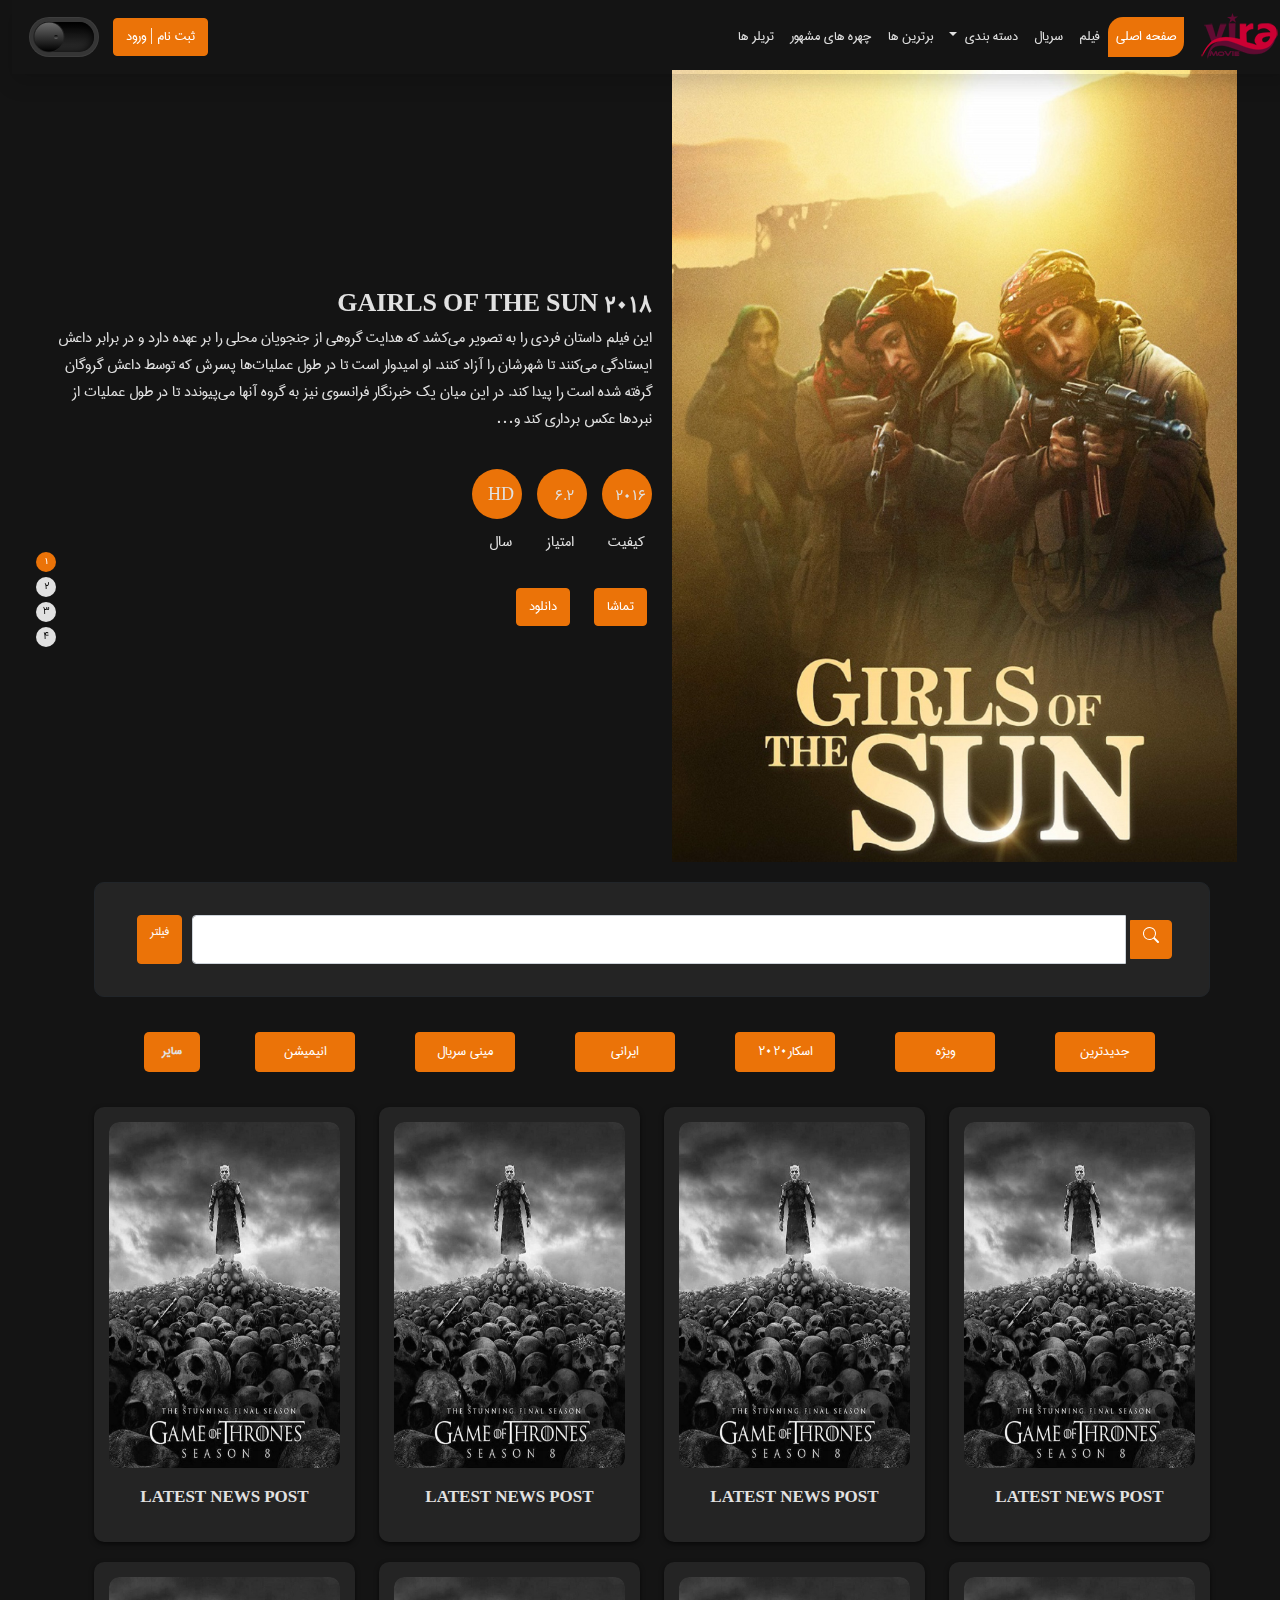
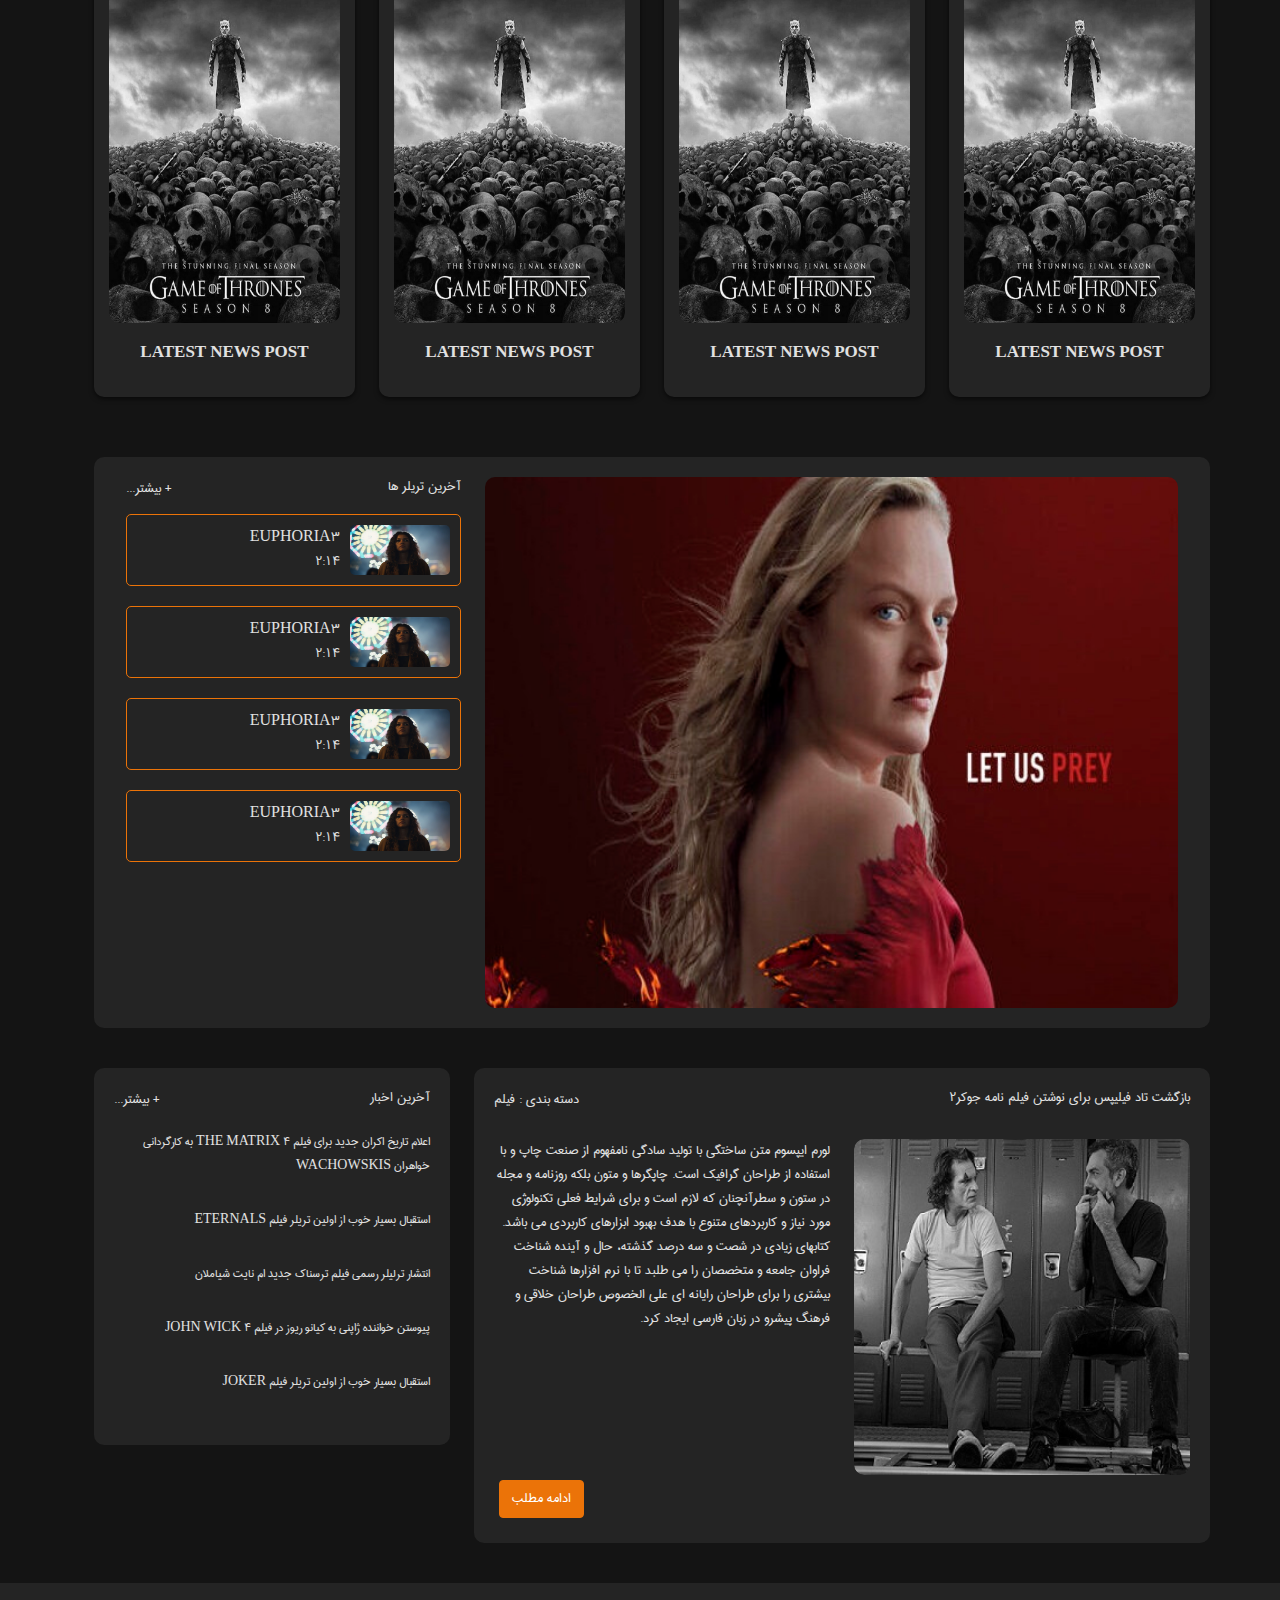
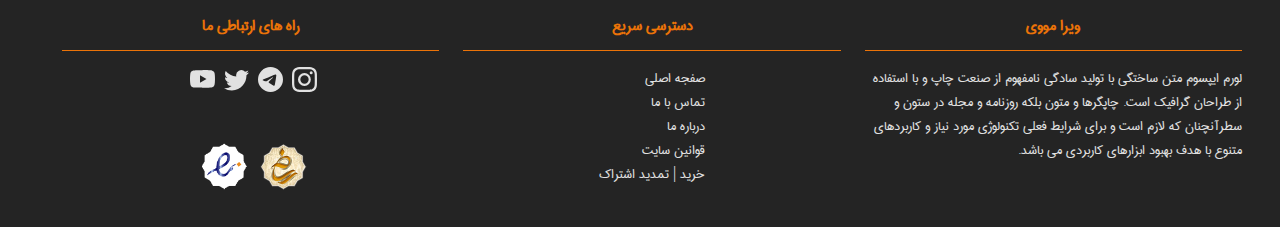
<file: index.html>
<!DOCTYPE html>
<html lang="en">

<head>
    <meta charset="utf-8">
    <meta http-equiv="X-UA-Compatible" content="IE=edge">
    <meta name="viewport" content="width=device-width, initial-scale=1">
    <title>v_index</title>
    <link type="text/css" rel="stylesheet" href="style.css">
    <link type="text/css" rel="stylesheet" href="css/bootstrap.rtl.min.css">
    <link type="text/css" rel="stylesheet" href="css/hover-min.css">
    <link rel="stylesheet" href="css/swiper-bundle.min.css" />
    <link href="img/TV.svg" rel="icon">
    <link href="img/TV.svg" rel="apple-touch-icon">
</head>

<body>
    <!--start navbar -->
    <nav class="navbar navbar-expand-lg fixed-top">
        <div class="container-fluid">
            <button class="navbar-toggler" type="button" data-bs-toggle="collapse" data-bs-target="#navbarTogglerDemo03" aria-controls="navbarTogglerDemo03" aria-expanded="false" aria-label="Toggle navigation">
            <span class="navbar-toggler-icon">
                <svg xmlns="http://www.w3.org/2000/svg" width="30" height="30" fill="#ee341b" class="bi bi-list" viewBox="0 0 16 16">
                    <path fill-rule="evenodd" d="M2.5 12a.5.5 0 0 1 .5-.5h10a.5.5 0 0 1 0 1H3a.5.5 0 0 1-.5-.5zm0-4a.5.5 0 0 1 .5-.5h10a.5.5 0 0 1 0 1H3a.5.5 0 0 1-.5-.5zm0-4a.5.5 0 0 1 .5-.5h10a.5.5 0 0 1 0 1H3a.5.5 0 0 1-.5-.5z"/>
                  </svg>
            </span>
          </button>
            <a class="navbar-brand" href="#"><img src="img/brand.png" alt=""></a>
            <div class="collapse navbar-collapse" id="navbarTogglerDemo03">
                <ul class="navbar-nav me-auto mb-2 mb-lg-0">
                    <li class="nav-item">
                        <a class="nav-link active" aria-current="page" href="#">صفحه اصلی</a>
                    </li>
                    <li class="nav-item">
                        <a class="nav-link" href="#">فیلم</a>
                    </li>
                    <li class="nav-item">
                        <a class="nav-link" href="#">سریال</a>
                    </li>
                    <li class="nav-item dropdown">
                        <a class="nav-link dropdown-toggle" href="#" id="navbarScrollingDropdown" role="button" data-bs-toggle="dropdown" aria-expanded="false">
                          دسته بندی
                        </a>
                        <ul class="dropdown-menu" aria-labelledby="navbarScrollingDropdown">
                            <li><a class="dropdown-item" href="#">دسته اول</a></li>
                            <li><a class="dropdown-item" href="#">دسته دوم</a></li>
                            <li><a class="dropdown-item" href="#">دسته سوم</a></li>
                        </ul>
                    </li>
                    <li class="nav-item">
                        <a class="nav-link" href="#">برترین ها</a>
                    </li>
                    <li class="nav-item">
                        <a class="nav-link" href="#">چهره های مشهور</a>
                    </li>
                    <li class="nav-item">
                        <a class="nav-link" href="#">تریلر ها</a>
                    </li>
                </ul>
                <div class="left_menu">
                    <a href="regester.html" class="btn btn_orange" target="_blank">ثبت نام | ورود</a>
                    <input type="checkbox" name="toggler" class="toggle_switch">
                </div>
            </div>
        </div>
    </nav>
    <!--end navbar -->
    <!--start swiper -->
    <div class="swiper-container mySwiper">
        <div class="swiper-wrapper">
            <div class="swiper-slide">
                <div class="col-md-6 col-sm-5 sw_img">
                    <img src="img/gairlsofthesun.jpg" alt="">
                </div>
                <div class="col-md-6 col-sm-6 sw_info">
                    <span class="titr_1">GAIRLS OF THE SUN 2018 </span>
                    <p class="text_right">این فیلم داستان فردی را به تصویر می‌کشد که هدایت گروهی از جنجویان محلی را بر عهده دارد و در برابر داعش ایستادگی می‌کنند تا شهرشان را آزاد کنند. او امیدوار است تا در طول عملیات‌ها پسرش که توسط داعش گروگان گرفته شده است را پیدا کند.
                        در این میان یک خبرنگار فرانسوی نیز به گروه آنها می‌پیوندد تا در طول عملیات از نبردها عکس‌ برداری کند و…</p>
                    <div class="score_box">
                        <div class="circle"></div>
                        <div class="circle"></div>
                        <div class="circle"></div>
                    </div>
                    <div class="score_title">
                        <span>کیفیت</span>
                        <span>امتیاز</span>
                        <span>سال</span>
                    </div>
                    <div class="score_value">
                        <span>HD</span>
                        <span>6.2</span>
                        <span>2016</span>
                    </div>
                    <ul class="poster_btn">
                        <li><a href="#" class="btn btn_orange">تماشا</a></li>
                        <li><a href="#" class="btn btn_orange">دانلود</a></li>
                    </ul>
                </div>
            </div>
            <div class="swiper-slide">
                <div class="col-sm-5 sw_img">
                    <img src="img/got.jpg" alt="">
                </div>
                <div class="col-sm-6 sw_info">
                    <span class="titr_1">GAIRLS OF THE SUN 2018 </span>
                    <p class="text_right">این فیلم داستان فردی را به تصویر می‌کشد که هدایت گروهی از جنجویان محلی را بر عهده دارد و در برابر داعش ایستادگی می‌کنند تا شهرشان را آزاد کنند. او امیدوار است تا در طول عملیات‌ها پسرش که توسط داعش گروگان گرفته شده است را پیدا کند.
                        در این میان یک خبرنگار فرانسوی نیز به گروه آنها می‌پیوندد تا در طول عملیات از نبردها عکس‌ برداری کند و…</p>
                    <div class="score_box">
                        <div class="circle"></div>
                        <div class="circle"></div>
                        <div class="circle"></div>
                    </div>
                    <div class="score_title">
                        <span>کیفیت</span>
                        <span>امتیاز</span>
                        <span>سال</span>
                    </div>
                    <div class="score_value">
                        <span>HD</span>
                        <span>6.2</span>
                        <span>2016</span>
                    </div>
                    <ul class="poster_btn">
                        <li class="btn btn_orange"><a href="#">تماشا</a></li>
                        <li class="btn btn_orange"><a href="#">دانلود</a></li>
                    </ul>
                </div>
            </div>
            <div class="swiper-slide">
                <div class="col-sm-5 sw_img">
                    <img src="img/cherry.jpg" alt="">
                </div>
                <div class="col-sm-6 sw_info">
                    <span class="titr_1">GAIRLS OF THE SUN 2018 </span>
                    <p class="text_right">این فیلم داستان فردی را به تصویر می‌کشد که هدایت گروهی از جنجویان محلی را بر عهده دارد و در برابر داعش ایستادگی می‌کنند تا شهرشان را آزاد کنند. او امیدوار است تا در طول عملیات‌ها پسرش که توسط داعش گروگان گرفته شده است را پیدا کند.
                        در این میان یک خبرنگار فرانسوی نیز به گروه آنها می‌پیوندد تا در طول عملیات از نبردها عکس‌ برداری کند و…</p>
                    <div class="score_box">
                        <div class="circle"></div>
                        <div class="circle"></div>
                        <div class="circle"></div>
                    </div>
                    <div class="score_title">
                        <span>کیفیت</span>
                        <span>امتیاز</span>
                        <span>سال</span>
                    </div>
                    <div class="score_value">
                        <span>HD</span>
                        <span>6.2</span>
                        <span>2016</span>
                    </div>
                    <ul class="poster_btn">
                        <li class="btn btn_orange"><a href="#">تماشا</a></li>
                        <li class="btn btn_orange"><a href="#">دانلود</a></li>
                    </ul>
                </div>
            </div>
            <div class="swiper-slide">
                <div class="col-sm-5 sw_img">
                    <img src="img/joker2.jpg" alt="">
                </div>
                <div class="col-sm-6 sw_info">
                    <span class="titr_1">GAIRLS OF THE SUN 2018 </span>
                    <p class="text_right">این فیلم داستان فردی را به تصویر می‌کشد که هدایت گروهی از جنجویان محلی را بر عهده دارد و در برابر داعش ایستادگی می‌کنند تا شهرشان را آزاد کنند. او امیدوار است تا در طول عملیات‌ها پسرش که توسط داعش گروگان گرفته شده است را پیدا کند.
                        در این میان یک خبرنگار فرانسوی نیز به گروه آنها می‌پیوندد تا در طول عملیات از نبردها عکس‌ برداری کند و…</p>
                    <div class="score_box">
                        <div class="circle"></div>
                        <div class="circle"></div>
                        <div class="circle"></div>
                    </div>
                    <div class="score_title">
                        <span>کیفیت</span>
                        <span>امتیاز</span>
                        <span>سال</span>
                    </div>
                    <div class="score_value">
                        <span>HD</span>
                        <span>6.2</span>
                        <span>2016</span>
                    </div>
                    <ul class="poster_btn">
                        <li class="btn btn_orange"><a href="#">تماشا</a></li>
                        <li class="btn btn_orange"><a href="#">دانلود</a></li>
                    </ul>
                </div>
            </div>
        </div>
        <div class="swiper-pagination"></div>
    </div>
    <!--end swiper -->
    <div class="container">
        <!--start advansed search -->
        <div class="searchBox">
            <div class="searchContainer">
                <div class="input-group">
                    <button class="btn btn_orange" onclick=" getResults() ">
                        <svg xmlns="http://www.w3.org/2000/svg" width="16" height="16" fill="currentColor" class="bi bi-search" viewBox="0 0 16 16">
                            <path d="M11.742 10.344a6.5 6.5 0 1 0-1.397 1.398h-.001c.03.04.062.078.098.115l3.85 3.85a1 1 0 0 0 1.415-1.414l-3.85-3.85a1.007 1.007 0 0 0-.115-.1zM12 6.5a5.5 5.5 0 1 1-11 0 5.5 5.5 0 0 1 11 0z"/>
                        </svg>
                    </button>
                    <input type="text" class="form-control">
                </div>
                <a href="#" class="btn btn_orange" onclick="toggleFilters() ">
                فیلتر
            </a>
            </div>
            <div class="filtersContainer " id="FiltersBox ">
                <span class="desc">جست و جوی پیشرفته</span>
                <div class="row">
                    <div class="col-lg-4 col-md-4 col-sm-6 input-field">
                        <div class="input-select">
                            <select data-trigger="" name="choices-single-defaul">
                                    <option placeholder="" value="">تجهیزات جانبی</option>
                                    <option>زیرشاخه 1</option>
                                    <option>زیرشاخه 2</option>
                                </select>
                        </div>
                    </div>
                    <div class="col-lg-4 col-md-4 col-sm-6 input-field">
                        <div class="input-select">
                            <select data-trigger="" name="choices-single-defaul">
                                <option placeholder="" value="">رنگ</option>
                                <option>زیرشاخه 1</option>
                                <option>زیرشاخه 2</option>
                            </select>
                        </div>
                    </div>
                    <div class="col-lg-4 col-md-4 col-sm-6 input-field">
                        <div class="input-select">
                            <select data-trigger="" name="choices-single-defaul">
                                <option placeholder="" value="">اندازه</option>
                                <option>زیرشاخه 1</option>
                                <option>زیرشاخه 2</option>
                            </select>
                        </div>
                    </div>
                    <div class="col-lg-4 col-md-4 col-sm-6 input-field">
                        <div class="input-select">
                            <select data-trigger="" name="choices-single-defaul">
                                <option placeholder="" value="">فروش</option>
                                <option>زیرشاخه 1</option>
                                <option>زیرشاخه 2</option>
                            </select>
                        </div>
                    </div>
                    <div class="col-lg-4 col-md-4 col-sm-6 input-field">
                        <div class="input-select">
                            <select data-trigger="" name="choices-single-defaul">
                                <option placeholder="" value="">زمان</option>
                                <option>آخرین بار</option>
                                <option>امروز</option>
                                <option>این هفته</option>
                                <option>این ماه</option>
                                <option>این سال</option>
                            </select>
                        </div>
                    </div>
                    <div class="col-lg-4 col-md-4 col-sm-6 input-field">
                        <div class="input-select">
                            <select data-trigger="" name="choices-single-defaul">
                                <option placeholder="" value="">نوع</option>
                                <option>زیرشاخه 1</option>
                                <option>زیرشاخه 2</option>
                            </select>
                        </div>
                    </div>
                    <div class="col-lg-4 col-md-4 col-sm-6 input-field">
                        <div class="input-select">
                            <select data-trigger="" name="choices-single-defaul">
                                <option placeholder="" value="">فروش</option>
                                <option>زیرشاخه 1</option>
                                <option>زیرشاخه 2</option>
                            </select>
                        </div>
                    </div>
                    <div class="col-lg-4 col-md-4 col-sm-6 input-field">
                        <div class="input-select">
                            <select data-trigger="" name="choices-single-defaul">
                                <option placeholder="" value="">زمان</option>
                                <option>آخرین بار</option>
                                <option>امروز</option>
                                <option>این هفته</option>
                                <option>این ماه</option>
                                <option>این سال</option>
                            </select>
                        </div>
                    </div>
                    <div class="col-lg-4 col-md-4 col-sm-6 input-field">
                        <div class="input-select">
                            <select data-trigger="" name="choices-single-defaul">
                                <option placeholder="" value="">نوع</option>
                                <option>زیرشاخه 1</option>
                                <option>زیرشاخه 2</option>
                            </select>
                        </div>
                    </div>
                </div>
                <div class="row">
                    <div class="input-field">
                        <div class="group-btn">
                            <button class="btn btn_orange">جست و جو</button>
                            <button class="btn btn_orange" id="delete">حذف</button>
                        </div>
                        <div class="result-count">
                            نتیجه جست و جو <span>108 </span>
                        </div>
                    </div>
                </div>
            </div>
        </div>
        <!--end advansed search -->

        <!--start division tabs -->
        <div class="nav movie_division" id="pills-tab-1" role="tablist">
            <button class="btn btn_orange active" data-bs-toggle="pill" data-bs-target="#newest" role="tab" aria-selected="true">
            جدیدترین
        </button>
            <button class="btn btn_orange" data-bs-toggle="pill" data-bs-target="#special" role="tab" aria-selected="false">
            ویژه
        </button>
            <button class="btn btn_orange" data-bs-toggle="pill" data-bs-target="#oscar2020" role="tab" aria-selected="false">
            اسکار2020
        </button>
            <button class="btn btn_orange" data-bs-toggle="pill" data-bs-target="#iranian" role="tab" aria-selected="false">
            ایرانی
        </button>
            <button class="btn btn_orange" data-bs-toggle="pill" data-bs-target="#miniseries" role="tab" aria-selected="false">
            مینی سریال
        </button>
            <button class="btn btn_orange" data-bs-toggle="pill" data-bs-target="#animations" role="tab" aria-selected="false">
            انیمیشن
        </button>
            <select class="btn btn_orange" data-trigger="" name="choices-single-defaul">
                    <option placeholder="" value="">سایر</option>
                    <option>مستند</option>
                    <option>برترین</option>
                </select>
        </div>
        <div class="tab-content" id="v-pills-tabContent-1">
            <div class="tab-pane fade show active" id="newest" role="tabpanel">
                <div class="row">
                    <div class="col-lg-3 col-md-3 col-sm-6">
                        <div class="movie_box">
                            <div class="hvr_img">
                                <a href="#"><img src="img/got.jpg" alt=""></a>
                            </div>
                            <h3 class="movie_title"><a href="#">Latest News Post</a></h3>
                            <div class="movie_content">
                                <p class="movie_description">
                                    لورم ایپسوم متن ساختگی با تولید سادگی نامفهوم از صنعت چاپ و با استفاده از طراحان گرافیک است چاپگرها و متون بلکه روزنامه و مجله در ستون و سطرآنچنان که لازم است و برای شرایط فعلی تکنولوژی مورد نیاز
                                </p>
                                <a href="#" class="btn btn_orange movie_bar">ادامه مطلب...</a>
                            </div>
                        </div>
                    </div>
                    <div class="col-lg-3 col-md-3 col-sm-6">
                        <div class="movie_box">
                            <div class="hvr_img">
                                <a href="#"><img src="img/got.jpg" alt=""></a>
                            </div>
                            <h3 class="movie_title"><a href="#">Latest News Post</a></h3>
                            <div class="movie_content">
                                <p class="movie_description">
                                    لورم ایپسوم متن ساختگی با تولید سادگی نامفهوم از صنعت چاپ و با استفاده از طراحان گرافیک است چاپگرها و متون بلکه روزنامه و مجله در ستون و سطرآنچنان که لازم است و برای شرایط فعلی تکنولوژی مورد نیاز
                                </p>
                                <a href="#" class="btn btn_orange movie_bar">ادامه مطلب...</a>
                            </div>
                        </div>
                    </div>
                    <div class="col-lg-3 col-md-3 col-sm-6">
                        <div class="movie_box">
                            <div class="hvr_img">
                                <a href="#"><img src="img/got.jpg" alt=""></a>
                            </div>
                            <h3 class="movie_title"><a href="#">Latest News Post</a></h3>
                            <div class="movie_content">
                                <p class="movie_description">
                                    لورم ایپسوم متن ساختگی با تولید سادگی نامفهوم از صنعت چاپ و با استفاده از طراحان گرافیک است چاپگرها و متون بلکه روزنامه و مجله در ستون و سطرآنچنان که لازم است و برای شرایط فعلی تکنولوژی مورد نیاز
                                </p>
                                <a href="#" class="btn btn_orange movie_bar">ادامه مطلب...</a>
                            </div>
                        </div>
                    </div>
                    <div class="col-lg-3 col-md-3 col-sm-6">
                        <div class="movie_box">
                            <div class="hvr_img">
                                <a href="#"><img src="img/got.jpg" alt=""></a>
                            </div>
                            <h3 class="movie_title"><a href="#">Latest News Post</a></h3>
                            <div class="movie_content">
                                <p class="movie_description">
                                    لورم ایپسوم متن ساختگی با تولید سادگی نامفهوم از صنعت چاپ و با استفاده از طراحان گرافیک است چاپگرها و متون بلکه روزنامه و مجله در ستون و سطرآنچنان که لازم است و برای شرایط فعلی تکنولوژی مورد نیاز
                                </p>
                                <a href="#" class="btn btn_orange movie_bar">ادامه مطلب...</a>
                            </div>
                        </div>
                    </div>
                    <div class="col-lg-3 col-md-3 col-sm-6">
                        <div class="movie_box">
                            <div class="hvr_img">
                                <a href="#"><img src="img/got.jpg" alt=""></a>
                            </div>
                            <h3 class="movie_title"><a href="#">Latest News Post</a></h3>
                            <div class="movie_content">
                                <p class="movie_description">
                                    لورم ایپسوم متن ساختگی با تولید سادگی نامفهوم از صنعت چاپ و با استفاده از طراحان گرافیک است چاپگرها و متون بلکه روزنامه و مجله در ستون و سطرآنچنان که لازم است و برای شرایط فعلی تکنولوژی مورد نیاز
                                </p>
                                <a href="#" class="btn btn_orange movie_bar">ادامه مطلب...</a>
                            </div>
                        </div>
                    </div>
                    <div class="col-lg-3 col-md-3 col-sm-6">
                        <div class="movie_box">
                            <div class="hvr_img">
                                <a href="#"><img src="img/got.jpg" alt=""></a>
                            </div>
                            <h3 class="movie_title"><a href="#">Latest News Post</a></h3>
                            <div class="movie_content">
                                <p class="movie_description">
                                    لورم ایپسوم متن ساختگی با تولید سادگی نامفهوم از صنعت چاپ و با استفاده از طراحان گرافیک است چاپگرها و متون بلکه روزنامه و مجله در ستون و سطرآنچنان که لازم است و برای شرایط فعلی تکنولوژی مورد نیاز
                                </p>
                                <a href="#" class="btn btn_orange movie_bar">ادامه مطلب...</a>
                            </div>
                        </div>
                    </div>
                    <div class="col-lg-3 col-md-3 col-sm-6">
                        <div class="movie_box">
                            <div class="hvr_img">
                                <a href="#"><img src="img/got.jpg" alt=""></a>
                            </div>
                            <h3 class="movie_title"><a href="#">Latest News Post</a></h3>
                            <div class="movie_content">
                                <p class="movie_description">
                                    لورم ایپسوم متن ساختگی با تولید سادگی نامفهوم از صنعت چاپ و با استفاده از طراحان گرافیک است چاپگرها و متون بلکه روزنامه و مجله در ستون و سطرآنچنان که لازم است و برای شرایط فعلی تکنولوژی مورد نیاز
                                </p>
                                <a href="#" class="btn btn_orange movie_bar">ادامه مطلب...</a>
                            </div>
                        </div>
                    </div>
                    <div class="col-lg-3 col-md-3 col-sm-6">
                        <div class="movie_box">
                            <div class="hvr_img">
                                <a href="#"><img src="img/got.jpg" alt=""></a>
                            </div>
                            <h3 class="movie_title"><a href="#">Latest News Post</a></h3>
                            <div class="movie_content">
                                <p class="movie_description">
                                    لورم ایپسوم متن ساختگی با تولید سادگی نامفهوم از صنعت چاپ و با استفاده از طراحان گرافیک است چاپگرها و متون بلکه روزنامه و مجله در ستون و سطرآنچنان که لازم است و برای شرایط فعلی تکنولوژی مورد نیاز
                                </p>
                                <a href="#" class="btn btn_orange movie_bar">ادامه مطلب...</a>
                            </div>
                        </div>
                    </div>
                </div>
            </div>
            <div class="tab-pane fade" id="special" role="tabpanel">
                <div class="row">
                    <div class="col-lg-3 col-md-3 col-sm-6">
                        <div class="movie_box">
                            <div class="hvr_img">
                                <a href="#"><img src="img/gairlsofthesun.jpg" alt=""></a>
                            </div>
                            <h3 class="movie_title"><a href="#">Latest News Post</a></h3>
                            <div class="movie_content">
                                <p class="movie_description">
                                    لورم ایپسوم متن ساختگی با تولید سادگی نامفهوم از صنعت چاپ و با استفاده از طراحان گرافیک است چاپگرها و متون بلکه روزنامه و مجله در ستون و سطرآنچنان که لازم است و برای شرایط فعلی تکنولوژی مورد نیاز
                                </p>
                                <a href="#" class="btn btn_orange movie_bar">ادامه مطلب...</a>
                            </div>
                        </div>
                    </div>
                    <div class="col-lg-3 col-md-3 col-sm-6">
                        <div class="movie_box">
                            <div class="hvr_img">
                                <a href="#"><img src="img/gairlsofthesun.jpg" alt=""></a>
                            </div>
                            <h3 class="movie_title"><a href="#">Latest News Post</a></h3>
                            <div class="movie_content">
                                <p class="movie_description">
                                    لورم ایپسوم متن ساختگی با تولید سادگی نامفهوم از صنعت چاپ و با استفاده از طراحان گرافیک است چاپگرها و متون بلکه روزنامه و مجله در ستون و سطرآنچنان که لازم است و برای شرایط فعلی تکنولوژی مورد نیاز
                                </p>
                                <a href="#" class="btn btn_orange movie_bar">ادامه مطلب...</a>
                            </div>
                        </div>
                    </div>
                    <div class="col-lg-3 col-md-3 col-sm-6">
                        <div class="movie_box">
                            <div class="hvr_img">
                                <a href="#"><img src="img/gairlsofthesun.jpg" alt=""></a>
                            </div>
                            <h3 class="movie_title"><a href="#">Latest News Post</a></h3>
                            <div class="movie_content">
                                <p class="movie_description">
                                    لورم ایپسوم متن ساختگی با تولید سادگی نامفهوم از صنعت چاپ و با استفاده از طراحان گرافیک است چاپگرها و متون بلکه روزنامه و مجله در ستون و سطرآنچنان که لازم است و برای شرایط فعلی تکنولوژی مورد نیاز
                                </p>
                                <a href="#" class="btn btn_orange movie_bar">ادامه مطلب...</a>
                            </div>
                        </div>
                    </div>
                    <div class="col-lg-3 col-md-3 col-sm-6">
                        <div class="movie_box">
                            <div class="hvr_img">
                                <a href="#"><img src="img/gairlsofthesun.jpg" alt=""></a>
                            </div>
                            <h3 class="movie_title"><a href="#">Latest News Post</a></h3>
                            <div class="movie_content">
                                <p class="movie_description">
                                    لورم ایپسوم متن ساختگی با تولید سادگی نامفهوم از صنعت چاپ و با استفاده از طراحان گرافیک است چاپگرها و متون بلکه روزنامه و مجله در ستون و سطرآنچنان که لازم است و برای شرایط فعلی تکنولوژی مورد نیاز
                                </p>
                                <a href="#" class="btn btn_orange movie_bar">ادامه مطلب...</a>
                            </div>
                        </div>
                    </div>
                </div>
            </div>
            <div class="tab-pane fade" id="oscar2020" role="tabpanel">
                <div class="row">
                    <div class="col-lg-3 col-md-3 col-sm-6">
                        <div class="movie_box">
                            <div class="hvr_img">
                                <a href="#"><img src="img/cherry.jpg" alt=""></a>
                            </div>
                            <h3 class="movie_title"><a href="#">Latest News Post</a></h3>
                            <div class="movie_content">
                                <p class="movie_description">
                                    لورم ایپسوم متن ساختگی با تولید سادگی نامفهوم از صنعت چاپ و با استفاده از طراحان گرافیک است چاپگرها و متون بلکه روزنامه و مجله در ستون و سطرآنچنان که لازم است و برای شرایط فعلی تکنولوژی مورد نیاز
                                </p>
                                <a href="#" class="btn btn_orange movie_bar">ادامه مطلب...</a>
                            </div>
                        </div>
                    </div>
                    <div class="col-lg-3 col-md-3 col-sm-6">
                        <div class="movie_box">
                            <div class="hvr_img">
                                <a href="#"><img src="img/cherry.jpg" alt=""></a>
                            </div>
                            <h3 class="movie_title"><a href="#">Latest News Post</a></h3>
                            <div class="movie_content">
                                <p class="movie_description">
                                    لورم ایپسوم متن ساختگی با تولید سادگی نامفهوم از صنعت چاپ و با استفاده از طراحان گرافیک است چاپگرها و متون بلکه روزنامه و مجله در ستون و سطرآنچنان که لازم است و برای شرایط فعلی تکنولوژی مورد نیاز
                                </p>
                                <a href="#" class="btn btn_orange movie_bar">ادامه مطلب...</a>
                            </div>
                        </div>
                    </div>
                    <div class="col-lg-3 col-md-3 col-sm-6">
                        <div class="movie_box">
                            <div class="hvr_img">
                                <a href="#"><img src="img/cherry.jpg" alt=""></a>
                            </div>
                            <h3 class="movie_title"><a href="#">Latest News Post</a></h3>
                            <div class="movie_content">
                                <p class="movie_description">
                                    لورم ایپسوم متن ساختگی با تولید سادگی نامفهوم از صنعت چاپ و با استفاده از طراحان گرافیک است چاپگرها و متون بلکه روزنامه و مجله در ستون و سطرآنچنان که لازم است و برای شرایط فعلی تکنولوژی مورد نیاز
                                </p>
                                <a href="#" class="btn btn_orange movie_bar">ادامه مطلب...</a>
                            </div>
                        </div>
                    </div>
                    <div class="col-lg-3 col-md-3 col-sm-6">
                        <div class="movie_box">
                            <div class="hvr_img">
                                <a href="#"><img src="img/cherry.jpg" alt=""></a>
                            </div>
                            <h3 class="movie_title"><a href="#">Latest News Post</a></h3>
                            <div class="movie_content">
                                <p class="movie_description">
                                    لورم ایپسوم متن ساختگی با تولید سادگی نامفهوم از صنعت چاپ و با استفاده از طراحان گرافیک است چاپگرها و متون بلکه روزنامه و مجله در ستون و سطرآنچنان که لازم است و برای شرایط فعلی تکنولوژی مورد نیاز
                                </p>
                                <a href="#" class="btn btn_orange movie_bar">ادامه مطلب...</a>
                            </div>
                        </div>
                    </div>
                </div>
            </div>
            <div class="tab-pane fade" id="iranian" role="tabpanel">
                <div class="row">
                    <div class="col-lg-3 col-md-3 col-sm-6">
                        <div class="movie_box">
                            <div class="hvr_img">
                                <a href="#"><img src="img/joker2.jpg" alt=""></a>
                            </div>
                            <h3 class="movie_title"><a href="#">Latest News Post</a></h3>
                            <div class="movie_content">
                                <p class="movie_description">
                                    لورم ایپسوم متن ساختگی با تولید سادگی نامفهوم از صنعت چاپ و با استفاده از طراحان گرافیک است چاپگرها و متون بلکه روزنامه و مجله در ستون و سطرآنچنان که لازم است و برای شرایط فعلی تکنولوژی مورد نیاز
                                </p>
                                <a href="#" class="btn btn_orange movie_bar">ادامه مطلب...</a>
                            </div>
                        </div>
                    </div>
                    <div class="col-lg-3 col-md-3 col-sm-6">
                        <div class="movie_box">
                            <div class="hvr_img">
                                <a href="#"><img src="img/joker2.jpg" alt=""></a>
                            </div>
                            <h3 class="movie_title"><a href="#">Latest News Post</a></h3>
                            <div class="movie_content">
                                <p class="movie_description">
                                    لورم ایپسوم متن ساختگی با تولید سادگی نامفهوم از صنعت چاپ و با استفاده از طراحان گرافیک است چاپگرها و متون بلکه روزنامه و مجله در ستون و سطرآنچنان که لازم است و برای شرایط فعلی تکنولوژی مورد نیاز
                                </p>
                                <a href="#" class="btn btn_orange movie_bar">ادامه مطلب...</a>
                            </div>
                        </div>
                    </div>
                    <div class="col-lg-3 col-md-3 col-sm-6">
                        <div class="movie_box">
                            <div class="hvr_img">
                                <a href="#"><img src="img/joker2.jpg" alt=""></a>
                            </div>
                            <h3 class="movie_title"><a href="#">Latest News Post</a></h3>
                            <div class="movie_content">
                                <p class="movie_description">
                                    لورم ایپسوم متن ساختگی با تولید سادگی نامفهوم از صنعت چاپ و با استفاده از طراحان گرافیک است چاپگرها و متون بلکه روزنامه و مجله در ستون و سطرآنچنان که لازم است و برای شرایط فعلی تکنولوژی مورد نیاز
                                </p>
                                <a href="#" class="btn btn_orange movie_bar">ادامه مطلب...</a>
                            </div>
                        </div>
                    </div>
                    <div class="col-lg-3 col-md-3 col-sm-6">
                        <div class="movie_box">
                            <div class="hvr_img">
                                <a href="#"><img src="img/joker2.jpg" alt=""></a>
                            </div>
                            <h3 class="movie_title"><a href="#">Latest News Post</a></h3>
                            <div class="movie_content">
                                <p class="movie_description">
                                    لورم ایپسوم متن ساختگی با تولید سادگی نامفهوم از صنعت چاپ و با استفاده از طراحان گرافیک است چاپگرها و متون بلکه روزنامه و مجله در ستون و سطرآنچنان که لازم است و برای شرایط فعلی تکنولوژی مورد نیاز
                                </p>
                                <a href="#" class="btn btn_orange movie_bar">ادامه مطلب...</a>
                            </div>
                        </div>
                    </div>
                </div>
            </div>
            <div class="tab-pane fade" id="miniseries" role="tabpanel">
                <div class="row">
                    <div class="col-lg-3 col-md-3 col-sm-6">
                        <div class="movie_box">
                            <div class="hvr_img">
                                <a href="#"><img src="img/hitman.jpg" alt=""></a>
                            </div>
                            <h3 class="movie_title"><a href="#">Latest News Post</a></h3>
                            <div class="movie_content">
                                <p class="movie_description">
                                    لورم ایپسوم متن ساختگی با تولید سادگی نامفهوم از صنعت چاپ و با استفاده از طراحان گرافیک است چاپگرها و متون بلکه روزنامه و مجله در ستون و سطرآنچنان که لازم است و برای شرایط فعلی تکنولوژی مورد نیاز
                                </p>
                                <a href="#" class="btn btn_orange movie_bar">ادامه مطلب...</a>
                            </div>
                        </div>
                    </div>
                    <div class="col-lg-3 col-md-3 col-sm-6">
                        <div class="movie_box">
                            <div class="hvr_img">
                                <a href="#"><img src="img/hitman.jpg" alt=""></a>
                            </div>
                            <h3 class="movie_title"><a href="#">Latest News Post</a></h3>
                            <div class="movie_content">
                                <p class="movie_description">
                                    لورم ایپسوم متن ساختگی با تولید سادگی نامفهوم از صنعت چاپ و با استفاده از طراحان گرافیک است چاپگرها و متون بلکه روزنامه و مجله در ستون و سطرآنچنان که لازم است و برای شرایط فعلی تکنولوژی مورد نیاز
                                </p>
                                <a href="#" class="btn btn_orange movie_bar">ادامه مطلب...</a>
                            </div>
                        </div>
                    </div>
                    <div class="col-lg-3 col-md-3 col-sm-6">
                        <div class="movie_box">
                            <div class="hvr_img">
                                <a href="#"><img src="img/hitman.jpg" alt=""></a>
                            </div>
                            <h3 class="movie_title"><a href="#">Latest News Post</a></h3>
                            <div class="movie_content">
                                <p class="movie_description">
                                    لورم ایپسوم متن ساختگی با تولید سادگی نامفهوم از صنعت چاپ و با استفاده از طراحان گرافیک است چاپگرها و متون بلکه روزنامه و مجله در ستون و سطرآنچنان که لازم است و برای شرایط فعلی تکنولوژی مورد نیاز
                                </p>
                                <a href="#" class="btn btn_orange movie_bar">ادامه مطلب...</a>
                            </div>
                        </div>
                    </div>
                    <div class="col-lg-3 col-md-3 col-sm-6">
                        <div class="movie_box">
                            <div class="hvr_img">
                                <a href="#"><img src="img/hitman.jpg" alt=""></a>
                            </div>
                            <h3 class="movie_title"><a href="#">Latest News Post</a></h3>
                            <div class="movie_content">
                                <p class="movie_description">
                                    لورم ایپسوم متن ساختگی با تولید سادگی نامفهوم از صنعت چاپ و با استفاده از طراحان گرافیک است چاپگرها و متون بلکه روزنامه و مجله در ستون و سطرآنچنان که لازم است و برای شرایط فعلی تکنولوژی مورد نیاز
                                </p>
                                <a href="#" class="btn btn_orange movie_bar">ادامه مطلب...</a>
                            </div>
                        </div>
                    </div>
                </div>
            </div>
            <div class="tab-pane fade" id="animations" role="tabpanel">
                <div class="row">
                    <div class="col-lg-3 col-md-3 col-sm-6">
                        <div class="movie_box">
                            <div class="hvr_img">
                                <a href="#"><img src="img/icarealot.jpg" alt=""></a>
                            </div>
                            <h3 class="movie_title"><a href="#">Latest News Post</a></h3>
                            <div class="movie_content">
                                <p class="movie_description">
                                    لورم ایپسوم متن ساختگی با تولید سادگی نامفهوم از صنعت چاپ و با استفاده از طراحان گرافیک است چاپگرها و متون بلکه روزنامه و مجله در ستون و سطرآنچنان که لازم است و برای شرایط فعلی تکنولوژی مورد نیاز
                                </p>
                                <a href="#" class="btn btn_orange movie_bar">ادامه مطلب...</a>
                            </div>
                        </div>
                    </div>
                    <div class="col-lg-3 col-md-3 col-sm-6">
                        <div class="movie_box">
                            <div class="hvr_img">
                                <a href="#"><img src="img/icarealot.jpg" alt=""></a>
                            </div>
                            <h3 class="movie_title"><a href="#">Latest News Post</a></h3>
                            <div class="movie_content">
                                <p class="movie_description">
                                    لورم ایپسوم متن ساختگی با تولید سادگی نامفهوم از صنعت چاپ و با استفاده از طراحان گرافیک است چاپگرها و متون بلکه روزنامه و مجله در ستون و سطرآنچنان که لازم است و برای شرایط فعلی تکنولوژی مورد نیاز
                                </p>
                                <a href="#" class="btn btn_orange movie_bar">ادامه مطلب...</a>
                            </div>
                        </div>
                    </div>
                    <div class="col-lg-3 col-md-3 col-sm-6">
                        <div class="movie_box">
                            <div class="hvr_img">
                                <a href="#"><img src="img/icarealot.jpg" alt=""></a>
                            </div>
                            <h3 class="movie_title"><a href="#">Latest News Post</a></h3>
                            <div class="movie_content">
                                <p class="movie_description">
                                    لورم ایپسوم متن ساختگی با تولید سادگی نامفهوم از صنعت چاپ و با استفاده از طراحان گرافیک است چاپگرها و متون بلکه روزنامه و مجله در ستون و سطرآنچنان که لازم است و برای شرایط فعلی تکنولوژی مورد نیاز
                                </p>
                                <a href="#" class="btn btn_orange movie_bar">ادامه مطلب...</a>
                            </div>
                        </div>
                    </div>
                    <div class="col-lg-3 col-md-3 col-sm-6">
                        <div class="movie_box">
                            <div class="hvr_img">
                                <a href="#"><img src="img/icarealot.jpg" alt=""></a>
                            </div>
                            <h3 class="movie_title"><a href="#">Latest News Post</a></h3>
                            <div class="movie_content">
                                <p class="movie_description">
                                    لورم ایپسوم متن ساختگی با تولید سادگی نامفهوم از صنعت چاپ و با استفاده از طراحان گرافیک است چاپگرها و متون بلکه روزنامه و مجله در ستون و سطرآنچنان که لازم است و برای شرایط فعلی تکنولوژی مورد نیاز
                                </p>
                                <a href="#" class="btn btn_orange movie_bar">ادامه مطلب...</a>
                            </div>
                        </div>
                    </div>
                </div>
            </div>
        </div>
        <!--end division tabs -->
        <!--start latest trailers -->
        <div class="row latest_trailers">
            <div class="col-lg-8 col-md-8 col-sm-12">
                <div class="tab-content" id="v-pills-tabContent-2">
                    <div class="tab-pane fade show active" id="Subscription_status" role="tabpanel">
                        <div class="tr_box">
                            <img src="img/let us prey.jpg">
                            <div class="tr_content">
                                <h3 class="title">let us prey</h3>
                                <span class="Release_date">jun,2020</span>
                                <ul class="icon">
                                    <li>
                                        <a href="#">
                                            <svg xmlns="http://www.w3.org/2000/svg" width="19" height="19" fill="#eb7308" class="bi bi-file-earmark-plus-fill" viewBox="0 0 16 16">
                                                <path d="M9.293 0H4a2 2 0 0 0-2 2v12a2 2 0 0 0 2 2h8a2 2 0 0 0 2-2V4.707A1 1 0 0 0 13.707 4L10 .293A1 1 0 0 0 9.293 0zM9.5 3.5v-2l3 3h-2a1 1 0 0 1-1-1zM8.5 7v1.5H10a.5.5 0 0 1 0 1H8.5V11a.5.5 0 0 1-1 0V9.5H6a.5.5 0 0 1 0-1h1.5V7a.5.5 0 0 1 1 0z"/>
                                              </svg>
                                        </a>
                                    </li>
                                    <li>
                                        <a href="#">
                                            <svg xmlns="http://www.w3.org/2000/svg" width="19" height="19" fill="#eb7308" class="bi bi-file-earmark-arrow-down-fill" viewBox="0 0 16 16">
                                                <path d="M9.293 0H4a2 2 0 0 0-2 2v12a2 2 0 0 0 2 2h8a2 2 0 0 0 2-2V4.707A1 1 0 0 0 13.707 4L10 .293A1 1 0 0 0 9.293 0zM9.5 3.5v-2l3 3h-2a1 1 0 0 1-1-1zm-1 4v3.793l1.146-1.147a.5.5 0 0 1 .708.708l-2 2a.5.5 0 0 1-.708 0l-2-2a.5.5 0 0 1 .708-.708L7.5 11.293V7.5a.5.5 0 0 1 1 0z"/>
                                              </svg>
                                        </a>
                                    </li>
                                </ul>
                            </div>
                        </div>
                    </div>
                    <div class="tab-pane fade" id="last_comments" role="tabpanel">
                        <div class="tr_box">
                            <img src="img/Secrets of Sulphur Springs.jpg">
                            <div class="tr_content">
                                <h3 class="title">let us prey</h3>
                                <span class="Release_date">jun,2020</span>
                                <ul class="icon">
                                    <li>
                                        <a href="#">
                                            <svg xmlns="http://www.w3.org/2000/svg" width="19" height="19" fill="#eb7308" class="bi bi-file-earmark-plus-fill" viewBox="0 0 16 16">
                                                <path d="M9.293 0H4a2 2 0 0 0-2 2v12a2 2 0 0 0 2 2h8a2 2 0 0 0 2-2V4.707A1 1 0 0 0 13.707 4L10 .293A1 1 0 0 0 9.293 0zM9.5 3.5v-2l3 3h-2a1 1 0 0 1-1-1zM8.5 7v1.5H10a.5.5 0 0 1 0 1H8.5V11a.5.5 0 0 1-1 0V9.5H6a.5.5 0 0 1 0-1h1.5V7a.5.5 0 0 1 1 0z"/>
                                              </svg>
                                        </a>
                                    </li>
                                    <li>
                                        <a href="#">
                                            <svg xmlns="http://www.w3.org/2000/svg" width="19" height="19" fill="#eb7308" class="bi bi-file-earmark-arrow-down-fill" viewBox="0 0 16 16">
                                                <path d="M9.293 0H4a2 2 0 0 0-2 2v12a2 2 0 0 0 2 2h8a2 2 0 0 0 2-2V4.707A1 1 0 0 0 13.707 4L10 .293A1 1 0 0 0 9.293 0zM9.5 3.5v-2l3 3h-2a1 1 0 0 1-1-1zm-1 4v3.793l1.146-1.147a.5.5 0 0 1 .708.708l-2 2a.5.5 0 0 1-.708 0l-2-2a.5.5 0 0 1 .708-.708L7.5 11.293V7.5a.5.5 0 0 1 1 0z"/>
                                              </svg>
                                        </a>
                                    </li>
                                </ul>
                            </div>
                        </div>
                    </div>
                    <div class="tab-pane fade" id="Watch_list" role="tabpanel">
                        <div class="tr_box">
                            <img src="img/The Mosquito Coast.jpg">
                            <div class="tr_content">
                                <h3 class="title">let us prey</h3>
                                <span class="Release_date">jun,2020</span>
                                <ul class="icon">
                                    <li>
                                        <a href="#">
                                            <svg xmlns="http://www.w3.org/2000/svg" width="19" height="19" fill="#eb7308" class="bi bi-file-earmark-plus-fill" viewBox="0 0 16 16">
                                                <path d="M9.293 0H4a2 2 0 0 0-2 2v12a2 2 0 0 0 2 2h8a2 2 0 0 0 2-2V4.707A1 1 0 0 0 13.707 4L10 .293A1 1 0 0 0 9.293 0zM9.5 3.5v-2l3 3h-2a1 1 0 0 1-1-1zM8.5 7v1.5H10a.5.5 0 0 1 0 1H8.5V11a.5.5 0 0 1-1 0V9.5H6a.5.5 0 0 1 0-1h1.5V7a.5.5 0 0 1 1 0z"/>
                                              </svg>
                                        </a>
                                    </li>
                                    <li>
                                        <a href="#">
                                            <svg xmlns="http://www.w3.org/2000/svg" width="19" height="19" fill="#eb7308" class="bi bi-file-earmark-arrow-down-fill" viewBox="0 0 16 16">
                                                <path d="M9.293 0H4a2 2 0 0 0-2 2v12a2 2 0 0 0 2 2h8a2 2 0 0 0 2-2V4.707A1 1 0 0 0 13.707 4L10 .293A1 1 0 0 0 9.293 0zM9.5 3.5v-2l3 3h-2a1 1 0 0 1-1-1zm-1 4v3.793l1.146-1.147a.5.5 0 0 1 .708.708l-2 2a.5.5 0 0 1-.708 0l-2-2a.5.5 0 0 1 .708-.708L7.5 11.293V7.5a.5.5 0 0 1 1 0z"/>
                                              </svg>
                                        </a>
                                    </li>
                                </ul>
                            </div>
                        </div>
                    </div>
                    <div class="tab-pane fade" id="Notifications" role="tabpanel">
                        <div class="tr_box">
                            <img src="img/let us prey.jpg">
                            <div class="tr_content">
                                <h3 class="title">let us prey</h3>
                                <span class="Release_date">jun,2020</span>
                                <ul class="icon">
                                    <li>
                                        <a href="#">
                                            <svg xmlns="http://www.w3.org/2000/svg" width="19" height="19" fill="#eb7308" class="bi bi-file-earmark-plus-fill" viewBox="0 0 16 16">
                                                <path d="M9.293 0H4a2 2 0 0 0-2 2v12a2 2 0 0 0 2 2h8a2 2 0 0 0 2-2V4.707A1 1 0 0 0 13.707 4L10 .293A1 1 0 0 0 9.293 0zM9.5 3.5v-2l3 3h-2a1 1 0 0 1-1-1zM8.5 7v1.5H10a.5.5 0 0 1 0 1H8.5V11a.5.5 0 0 1-1 0V9.5H6a.5.5 0 0 1 0-1h1.5V7a.5.5 0 0 1 1 0z"/>
                                              </svg>
                                        </a>
                                    </li>
                                    <li>
                                        <a href="#">
                                            <svg xmlns="http://www.w3.org/2000/svg" width="19" height="19" fill="#eb7308" class="bi bi-file-earmark-arrow-down-fill" viewBox="0 0 16 16">
                                                <path d="M9.293 0H4a2 2 0 0 0-2 2v12a2 2 0 0 0 2 2h8a2 2 0 0 0 2-2V4.707A1 1 0 0 0 13.707 4L10 .293A1 1 0 0 0 9.293 0zM9.5 3.5v-2l3 3h-2a1 1 0 0 1-1-1zm-1 4v3.793l1.146-1.147a.5.5 0 0 1 .708.708l-2 2a.5.5 0 0 1-.708 0l-2-2a.5.5 0 0 1 .708-.708L7.5 11.293V7.5a.5.5 0 0 1 1 0z"/>
                                              </svg>
                                        </a>
                                    </li>
                                </ul>
                            </div>
                        </div>
                    </div>
                </div>
            </div>
            <div class="col-lg-4 col-md-4 col-sm-12">
                <div class="nav flex-column" id="v-pills-tab-2" role="tablist" aria-orientation="vertical">
                    <div class="heading_title">
                        <h6>آخرین تریلر ها</h6>
                        <a href="#">+ بیشتر...</a>
                    </div>
                    <div class="item_list active" data-bs-toggle="pill" data-bs-target="#Subscription_status" role="tab" aria-selected="true">
                        <img src="img/euphoria3.jpg" class="thumbnail" alt="">
                        <ul>
                            <li><span>euphoria3</span></li>
                            <li><span>2:14</span></li>
                        </ul>
                    </div>
                    <div class="item_list" data-bs-toggle="pill" data-bs-target="#last_comments" role="tab" aria-selected="false">
                        <img src="img/euphoria3.jpg" class="thumbnail" alt="">
                        <ul>
                            <li><span>euphoria3</span></li>
                            <li><span>2:14</span></li>
                        </ul>
                    </div>
                    <div class="item_list" data-bs-toggle="pill" data-bs-target="#Watch_list" role="tab" aria-selected="false">
                        <img src="img/euphoria3.jpg" class="thumbnail" alt="">
                        <ul>
                            <li><span>euphoria3</span></li>
                            <li><span>2:14</span></li>
                        </ul>
                    </div>
                    <div class="item_list" data-bs-toggle="pill" data-bs-target="#Notifications" role="tab" aria-selected="false">
                        <img src="img/euphoria3.jpg" class="thumbnail" alt="">
                        <ul>
                            <li><span>euphoria3</span></li>
                            <li><span>2:14</span></li>
                        </ul>
                    </div>
                </div>
            </div>
        </div>
        <!--end latest trailers -->
        <!-- start latest news -->
        <div class="row latest_news">
            <div class="col-lg-8 col-md-8 col-sm-12">
                <div class="news_info">
                    <div class="heading_title mb-4">
                        <h6>بازگشت تاد فیلیپس برای نوشتن فیلم نامه جوکر2</h6>
                        <span>دسته بندی :&nbsp;<a href="#">فیلم</a></span>
                    </div>
                    <div class="row">
                        <div class="col-lg-6 col-md-6 col-sm-12">
                            <div class="hvr_img">
                                <img src="img/todd-phillips-joker.jpg" alt="">
                            </div>
                        </div>
                        <div class="col-lg-6 col-md-6 col-sm-12">
                            <div class="news_contact">
                                <p>
                                    لورم ایپسوم متن ساختگی با تولید سادگی نامفهوم از صنعت چاپ و با استفاده از طراحان گرافیک است. چاپگرها و متون بلکه روزنامه و مجله در ستون و سطرآنچنان که لازم است و برای شرایط فعلی تکنولوژی مورد نیاز و کاربردهای متنوع با هدف بهبود ابزارهای کاربردی می باشد.
                                    کتابهای زیادی در شصت و سه درصد گذشته، حال و آینده شناخت فراوان جامعه و متخصصان را می طلبد تا با نرم افزارها شناخت بیشتری را برای طراحان رایانه ای علی الخصوص طراحان خلاقی و فرهنگ پیشرو در زبان فارسی ایجاد کرد.

                                </p>
                            </div>
                        </div>
                    </div>
                    <div class="news_footer">
                        <a href="#" class="btn btn_orange">ادامه مطلب</a>
                    </div>
                </div>
            </div>
            <div class="col-lg-4 col-md-4 col-sm-12">
                <div class="news_list">
                    <div class="heading_title">
                        <h6>آخرین اخبار</h6>
                        <a href="#">+ بیشتر...</a>
                    </div>
                    <ul>
                        <li>
                            <a href="#">اعلام تاریخ اکران جدید برای فیلم the matrix 4 به کارگردانی خواهران  Wachowskis</a>
                        </li>
                        <li>
                            <a href="#">استقبال بسیار خوب از اولین تریلر فیلم eternals</a>
                        </li>
                        <li>
                            <a href="#">انتشار ترلیلر رسمی فیلم ترسناک  جدید ام نایت شیاملان</a>
                        </li>
                        <li>
                            <a href="#">پیوستن خواننده ژاپنی به کیانو ریوز در فیلم john wick 4</a>
                        </li>
                        <li>
                            <a href="#">استقبال بسیار خوب از اولین تریلر فیلم joker</a>
                        </li>
                    </ul>
                </div>
            </div>
        </div>
        <!-- end latest news -->
    </div>
    <!-- start footer -->
    <footer class="row footer">
        <div class="col-lg-4 col-md-4 col-sm-4 vira">
            <p class="footer_title">
                ویرا مووی
            </p>
            <p>
                لورم ایپسوم متن ساختگی با تولید سادگی نامفهوم از صنعت چاپ و با استفاده از طراحان گرافیک است. چاپگرها و متون بلکه روزنامه و مجله در ستون و سطرآنچنان که لازم است و برای شرایط فعلی تکنولوژی مورد نیاز و کاربردهای متنوع با هدف بهبود ابزارهای کاربردی می باشد.
            </p>
        </div>
        <div class="col-lg-4 col-md-4 col-sm-4 fast_link">
            <p class="footer_title">
                دسترسی سریع
            </p>
            <ul class="tab_link">
                <li><a href="#">صفجه اصلی</a></li>
                <li><a href="#">تماس با ما</a></li>
                <li><a href="#">درباره ما</a></li>
                <li><a href="#">قوانین سایت</a></li>
                <li><a href="#">خرید | تمدید اشتراک</a></li>
            </ul>
        </div>
        <div class="col-lg-4 col-md-4 col-sm-4 icons">
            <p class="footer_title">
                راه های ارتباطی ما
            </p>
            <ul class="social">
                <li>
                    <a href="#">
                        <svg xmlns="http://www.w3.org/2000/svg" width="25" height="25" fill="#e1e1e1" class="bi bi-instagram" viewBox="0 0 16 16">
                            <path d="M8 0C5.829 0 5.556.01 4.703.048 3.85.088 3.269.222 2.76.42a3.917 3.917 0 0 0-1.417.923A3.927 3.927 0 0 0 .42 2.76C.222 3.268.087 3.85.048 4.7.01 5.555 0 5.827 0 8.001c0 2.172.01 2.444.048 3.297.04.852.174 1.433.372 1.942.205.526.478.972.923 1.417.444.445.89.719 1.416.923.51.198 1.09.333 1.942.372C5.555 15.99 5.827 16 8 16s2.444-.01 3.298-.048c.851-.04 1.434-.174 1.943-.372a3.916 3.916 0 0 0 1.416-.923c.445-.445.718-.891.923-1.417.197-.509.332-1.09.372-1.942C15.99 10.445 16 10.173 16 8s-.01-2.445-.048-3.299c-.04-.851-.175-1.433-.372-1.941a3.926 3.926 0 0 0-.923-1.417A3.911 3.911 0 0 0 13.24.42c-.51-.198-1.092-.333-1.943-.372C10.443.01 10.172 0 7.998 0h.003zm-.717 1.442h.718c2.136 0 2.389.007 3.232.046.78.035 1.204.166 1.486.275.373.145.64.319.92.599.28.28.453.546.598.92.11.281.24.705.275 1.485.039.843.047 1.096.047 3.231s-.008 2.389-.047 3.232c-.035.78-.166 1.203-.275 1.485a2.47 2.47 0 0 1-.599.919c-.28.28-.546.453-.92.598-.28.11-.704.24-1.485.276-.843.038-1.096.047-3.232.047s-2.39-.009-3.233-.047c-.78-.036-1.203-.166-1.485-.276a2.478 2.478 0 0 1-.92-.598 2.48 2.48 0 0 1-.6-.92c-.109-.281-.24-.705-.275-1.485-.038-.843-.046-1.096-.046-3.233 0-2.136.008-2.388.046-3.231.036-.78.166-1.204.276-1.486.145-.373.319-.64.599-.92.28-.28.546-.453.92-.598.282-.11.705-.24 1.485-.276.738-.034 1.024-.044 2.515-.045v.002zm4.988 1.328a.96.96 0 1 0 0 1.92.96.96 0 0 0 0-1.92zm-4.27 1.122a4.109 4.109 0 1 0 0 8.217 4.109 4.109 0 0 0 0-8.217zm0 1.441a2.667 2.667 0 1 1 0 5.334 2.667 2.667 0 0 1 0-5.334z"/>
                          </svg>
                    </a>
                </li>
                <li>
                    <a href="#">
                        <svg xmlns="http://www.w3.org/2000/svg" width="25" height="25" fill="#e1e1e1" class="bi bi-telegram" viewBox="0 0 16 16">
                            <path d="M16 8A8 8 0 1 1 0 8a8 8 0 0 1 16 0zM8.287 5.906c-.778.324-2.334.994-4.666 2.01-.378.15-.577.298-.595.442-.03.243.275.339.69.47l.175.055c.408.133.958.288 1.243.294.26.006.549-.1.868-.32 2.179-1.471 3.304-2.214 3.374-2.23.05-.012.12-.026.166.016.047.041.042.12.037.141-.03.129-1.227 1.241-1.846 1.817-.193.18-.33.307-.358.336a8.154 8.154 0 0 1-.188.186c-.38.366-.664.64.015 1.088.327.216.589.393.85.571.284.194.568.387.936.629.093.06.183.125.27.187.331.236.63.448.997.414.214-.02.435-.22.547-.82.265-1.417.786-4.486.906-5.751a1.426 1.426 0 0 0-.013-.315.337.337 0 0 0-.114-.217.526.526 0 0 0-.31-.093c-.3.005-.763.166-2.984 1.09z"/>
                          </svg>
                    </a>
                </li>
                <li>
                    <a href="#">
                        <svg xmlns="http://www.w3.org/2000/svg" width="25" height="25" fill="#e1e1e1" class="bi bi-twitter" viewBox="0 0 16 16">
                            <path d="M5.026 15c6.038 0 9.341-5.003 9.341-9.334 0-.14 0-.282-.006-.422A6.685 6.685 0 0 0 16 3.542a6.658 6.658 0 0 1-1.889.518 3.301 3.301 0 0 0 1.447-1.817 6.533 6.533 0 0 1-2.087.793A3.286 3.286 0 0 0 7.875 6.03a9.325 9.325 0 0 1-6.767-3.429 3.289 3.289 0 0 0 1.018 4.382A3.323 3.323 0 0 1 .64 6.575v.045a3.288 3.288 0 0 0 2.632 3.218 3.203 3.203 0 0 1-.865.115 3.23 3.23 0 0 1-.614-.057 3.283 3.283 0 0 0 3.067 2.277A6.588 6.588 0 0 1 .78 13.58a6.32 6.32 0 0 1-.78-.045A9.344 9.344 0 0 0 5.026 15z"/>
                          </svg>
                    </a>
                </li>
                <li>
                    <a href="#">
                        <svg xmlns="http://www.w3.org/2000/svg" width="25" height="25" fill="#e1e1e1" class="bi bi-youtube" viewBox="0 0 16 16">
                            <path d="M8.051 1.999h.089c.822.003 4.987.033 6.11.335a2.01 2.01 0 0 1 1.415 1.42c.101.38.172.883.22 1.402l.01.104.022.26.008.104c.065.914.073 1.77.074 1.957v.075c-.001.194-.01 1.108-.082 2.06l-.008.105-.009.104c-.05.572-.124 1.14-.235 1.558a2.007 2.007 0 0 1-1.415 1.42c-1.16.312-5.569.334-6.18.335h-.142c-.309 0-1.587-.006-2.927-.052l-.17-.006-.087-.004-.171-.007-.171-.007c-1.11-.049-2.167-.128-2.654-.26a2.007 2.007 0 0 1-1.415-1.419c-.111-.417-.185-.986-.235-1.558L.09 9.82l-.008-.104A31.4 31.4 0 0 1 0 7.68v-.123c.002-.215.01-.958.064-1.778l.007-.103.003-.052.008-.104.022-.26.01-.104c.048-.519.119-1.023.22-1.402a2.007 2.007 0 0 1 1.415-1.42c.487-.13 1.544-.21 2.654-.26l.17-.007.172-.006.086-.003.171-.007A99.788 99.788 0 0 1 7.858 2h.193zM6.4 5.209v4.818l4.157-2.408L6.4 5.209z"/>
                          </svg>
                    </a>
                </li>
            </ul>
            <ul class="symbol">
                <li><img src="img/logo-2.png" alt=""></li>
                <li><img src="img/logo-1.png" alt=""></li>
            </ul>
        </div>
    </footer>
    <!-- end footer -->
    <script src="js/jqyry.min.js"></script>
    <script src="js/bootstrap.min.js"></script>
    <script src="js/choices.js"></script>
    <script src="js/swiper-bundle.min.js"></script>
    <script>
        // start Trick Fixed Navbar

        $(window).scroll(function() {
                var scroll = $(window).scrollTop();
                if (scroll > 50) {
                    $('.navbar').addClass('bg-scrolling');
                } else {
                    $('.navbar').removeClass('bg-scrolling');
                }
            })
            // end Trick Fixed Navbar
            // start swiper
        var swiper = new Swiper(".mySwiper", {
            loop: true,
            autoplay: {
                delay: 5000,
                disableOnInteraction: true,
            },
            pagination: {
                el: ".swiper-pagination",
                clickable: true,
                renderBullet: function(index, className) {
                    return '<span class="' + className + '">' + (index + 1) + "</span>";
                },
            },
        });
        // end swiper
        //start advansed search 
        let showFilters = false;
        if (showFilters) {
            document.getElementById("FiltersBox ").style.display = "grid ";
        } else {
            document.getElementById("FiltersBox ").style.display = "none ";
        }

        function toggleFilters() {
            showFilters = !showFilters;
            if (showFilters) {
                document.getElementById("FiltersBox ").style.display = "grid ";
            } else {
                document.getElementById("FiltersBox ").style.display = "none ";
            }
        }

        function getResults() {
            $.ajax({
                url: "https://reqres.in/api/users ",
                type: "GET ",
                success: function(response) {
                    console.log(response);
                }
            });
        }
        const customSelects = document.querySelectorAll("select");
        const deleteBtn = document.getElementById('delete')
        const choices = new Choices('select', {
            searchEnabled: false,
            itemSelectText: '',
            removeItemButton: true,
        });
        deleteBtn.addEventListener("click", function(e) {
            e.preventDefault()
            const deleteAll = document.querySelectorAll('.choices__button')
            for (let i = 0; i < deleteAll.length; i++) {
                deleteAll[i].click();
            }
        });
        // end advansed search
    </script>


</body>

</html>
</file>
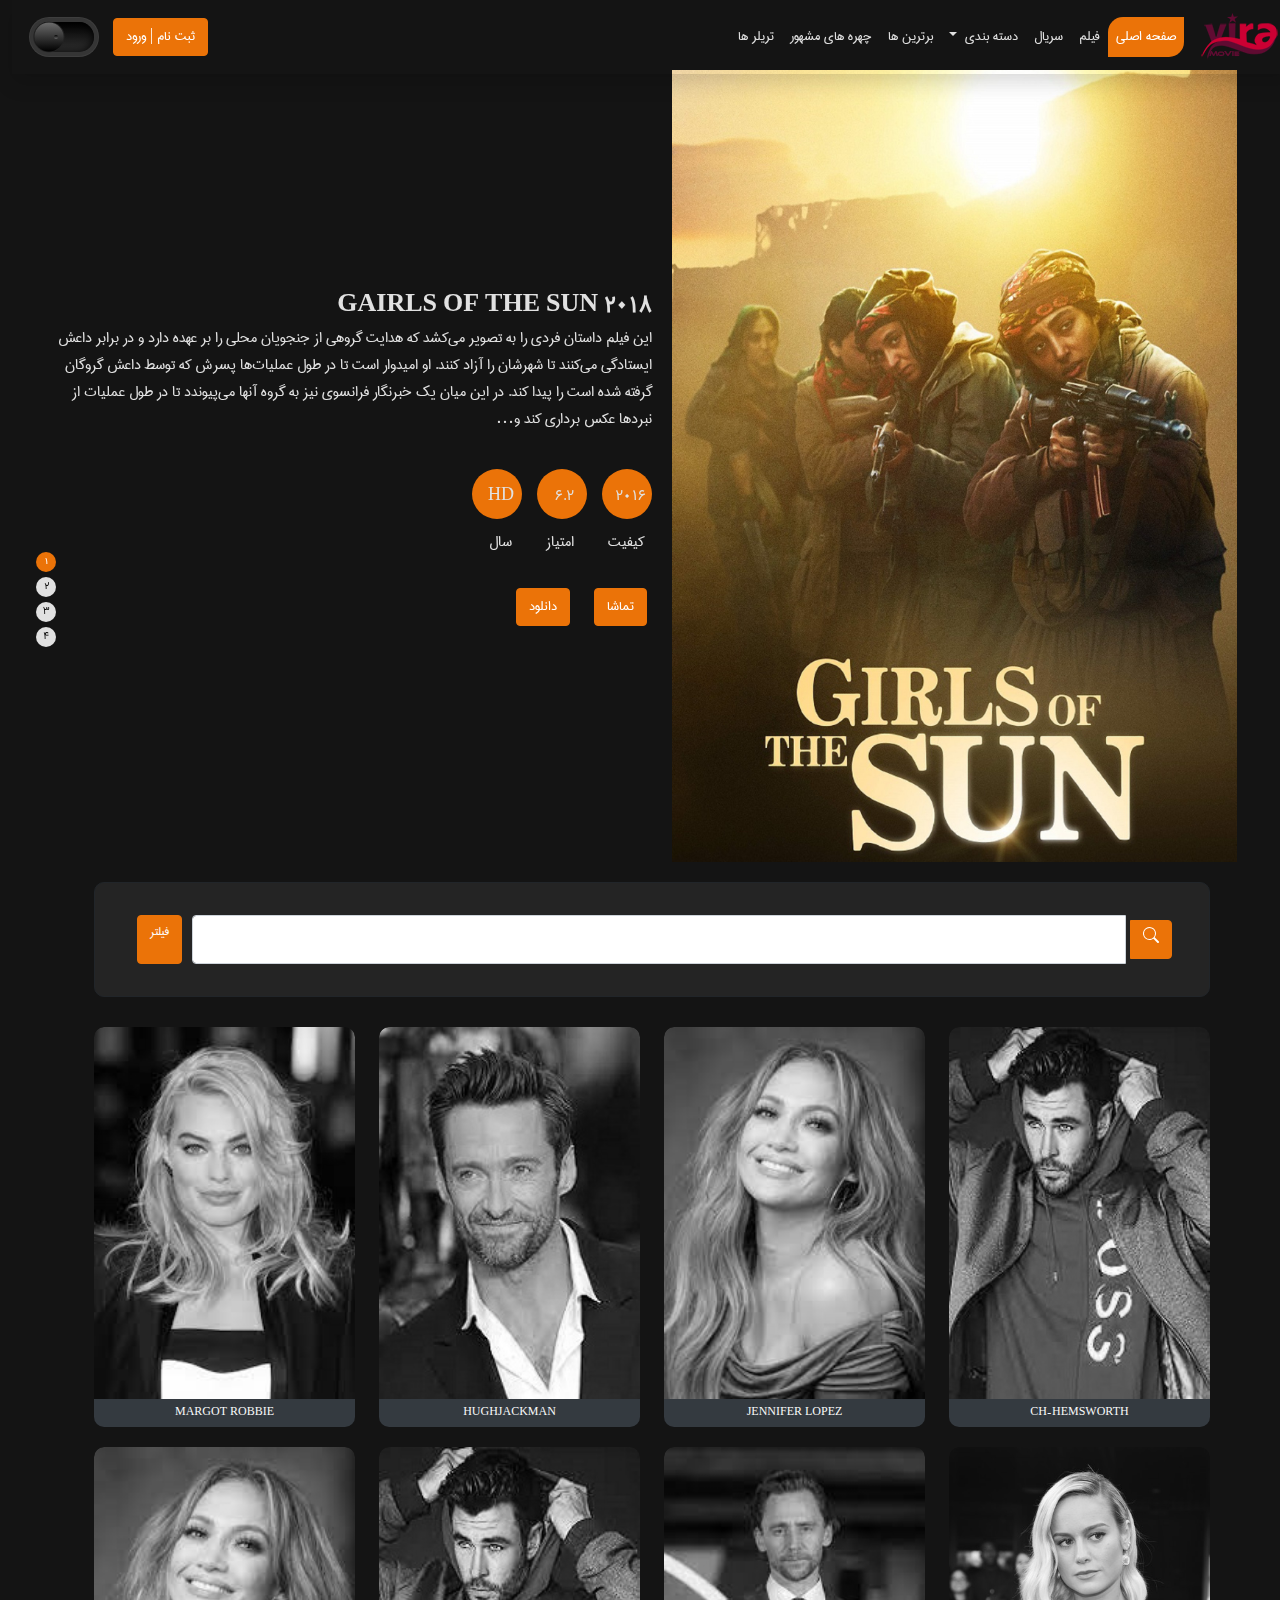
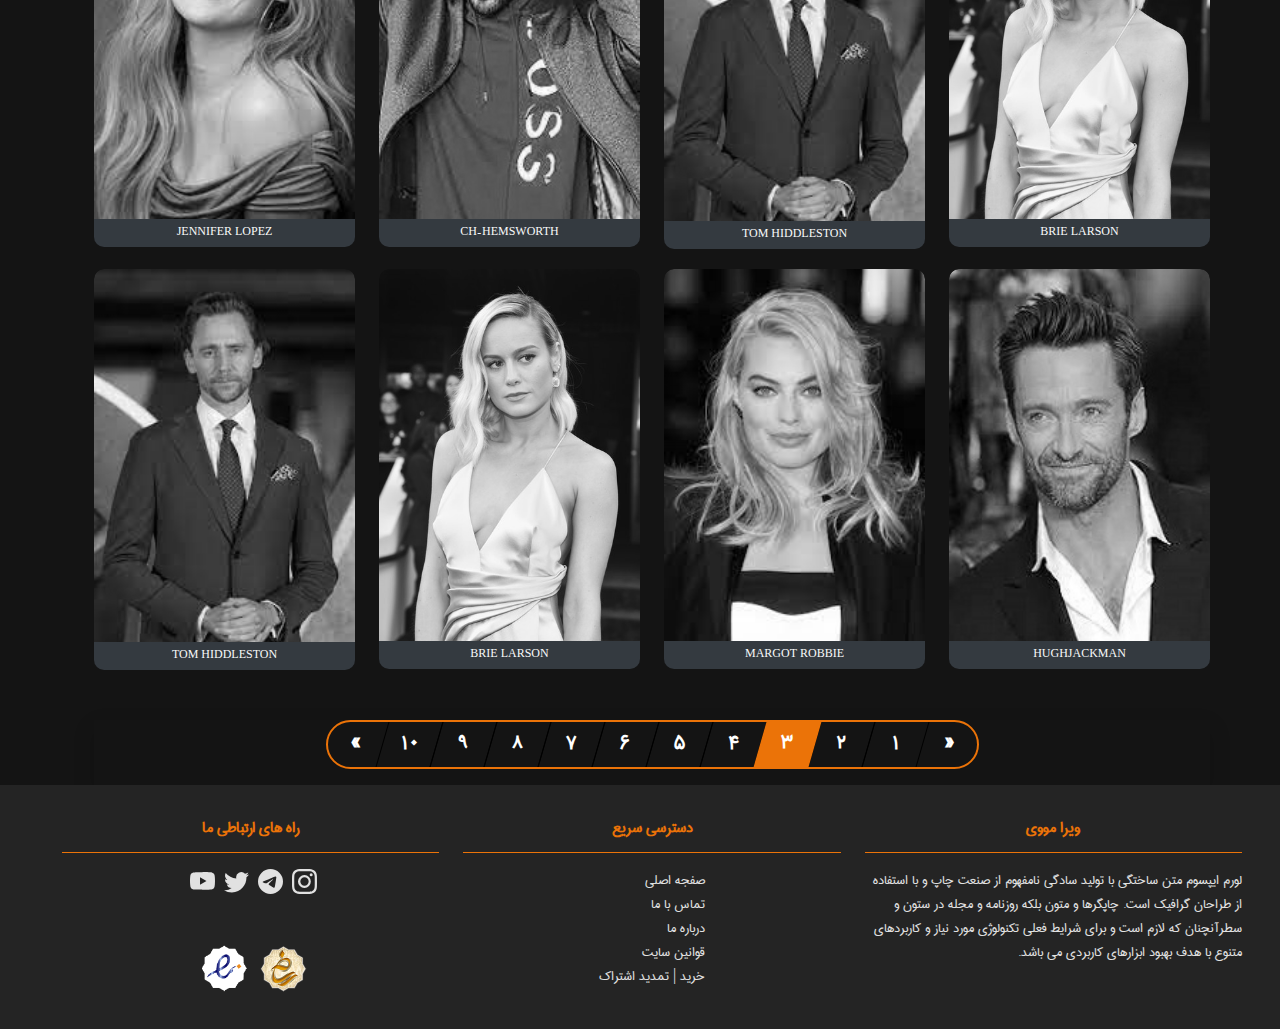
<file: actorsarshive.html>
<!DOCTYPE html>
<html lang="en">

<head>
    <meta charset="utf-8">
    <meta http-equiv="X-UA-Compatible" content="IE=edge">
    <meta name="viewport" content="width=device-width, initial-scale=1">
    <title>v_actors</title>
    <link type="text/css" rel="stylesheet" href="style.css">
    <link type="text/css" rel="stylesheet" href="css/bootstrap.rtl.min.css">
    <link type="text/css" rel="stylesheet" href="css/hover-min.css">
    <link rel="stylesheet" href="css/swiper-bundle.min.css" />
    <link href="img/TV.svg" rel="icon">
    <link href="img/TV.svg" rel="apple-touch-icon">
</head>

<body>
    <!--start navbar -->
    <nav class="navbar navbar-expand-lg fixed-top">
        <div class="container-fluid">
            <button class="navbar-toggler" type="button" data-bs-toggle="collapse" data-bs-target="#navbarTogglerDemo03" aria-controls="navbarTogglerDemo03" aria-expanded="false" aria-label="Toggle navigation">
            <span class="navbar-toggler-icon">
                <svg xmlns="http://www.w3.org/2000/svg" width="30" height="30" fill="#ee341b" class="bi bi-list" viewBox="0 0 16 16">
                    <path fill-rule="evenodd" d="M2.5 12a.5.5 0 0 1 .5-.5h10a.5.5 0 0 1 0 1H3a.5.5 0 0 1-.5-.5zm0-4a.5.5 0 0 1 .5-.5h10a.5.5 0 0 1 0 1H3a.5.5 0 0 1-.5-.5zm0-4a.5.5 0 0 1 .5-.5h10a.5.5 0 0 1 0 1H3a.5.5 0 0 1-.5-.5z"/>
                  </svg>
            </span>
          </button>
            <a class="navbar-brand" href="#"><img src="img/brand.png" alt=""></a>
            <div class="collapse navbar-collapse" id="navbarTogglerDemo03">
                <ul class="navbar-nav me-auto mb-2 mb-lg-0">
                    <li class="nav-item">
                        <a class="nav-link active" aria-current="page" href="#">صفحه اصلی</a>
                    </li>
                    <li class="nav-item">
                        <a class="nav-link" href="#">فیلم</a>
                    </li>
                    <li class="nav-item">
                        <a class="nav-link" href="#">سریال</a>
                    </li>
                    <li class="nav-item dropdown">
                        <a class="nav-link dropdown-toggle" href="#" id="navbarScrollingDropdown" role="button" data-bs-toggle="dropdown" aria-expanded="false">
                          دسته بندی
                        </a>
                        <ul class="dropdown-menu" aria-labelledby="navbarScrollingDropdown">
                            <li><a class="dropdown-item" href="#">دسته اول</a></li>
                            <li><a class="dropdown-item" href="#">دسته دوم</a></li>
                            <li><a class="dropdown-item" href="#">دسته سوم</a></li>
                        </ul>
                    </li>
                    <li class="nav-item">
                        <a class="nav-link" href="#">برترین ها</a>
                    </li>
                    <li class="nav-item">
                        <a class="nav-link" href="#">چهره های مشهور</a>
                    </li>
                    <li class="nav-item">
                        <a class="nav-link" href="#">تریلر ها</a>
                    </li>
                </ul>
                <div class="left_menu">
                    <a href="regester.html" class="btn btn_orange" type="submit">ثبت نام | ورود</a>
                    <input type="checkbox" name="toggler" class="toggle_switch">
                </div>
            </div>
        </div>
    </nav>
    <!--end navbar -->

    <!--start swiper -->
    <div class="swiper-container mySwiper">
        <div class="swiper-wrapper">
            <div class="swiper-slide">
                <div class="col-md-6 col-sm-5 sw_img">
                    <img src="img/gairlsofthesun.jpg" alt="">
                </div>
                <div class="col-md-6 col-sm-6 sw_info">
                    <span class="titr_1">GAIRLS OF THE SUN 2018 </span>
                    <p class="text_right">این فیلم داستان فردی را به تصویر می‌کشد که هدایت گروهی از جنجویان محلی را بر عهده دارد و در برابر داعش ایستادگی می‌کنند تا شهرشان را آزاد کنند. او امیدوار است تا در طول عملیات‌ها پسرش که توسط داعش گروگان گرفته شده است را پیدا کند.
                        در این میان یک خبرنگار فرانسوی نیز به گروه آنها می‌پیوندد تا در طول عملیات از نبردها عکس‌ برداری کند و…</p>
                    <div class="score_box">
                        <div class="circle"></div>
                        <div class="circle"></div>
                        <div class="circle"></div>
                    </div>
                    <div class="score_title">
                        <span>کیفیت</span>
                        <span>امتیاز</span>
                        <span>سال</span>
                    </div>
                    <div class="score_value">
                        <span>HD</span>
                        <span>6.2</span>
                        <span>2016</span>
                    </div>
                    <ul class="poster_btn">
                        <li><a href="#" class="btn btn_orange">تماشا</a></li>
                        <li><a href="#" class="btn btn_orange">دانلود</a></li>
                    </ul>
                </div>
            </div>
            <div class="swiper-slide">
                <div class="col-sm-5 sw_img">
                    <img src="img/got.jpg" alt="">
                </div>
                <div class="col-sm-6 sw_info">
                    <span class="titr_1">GAIRLS OF THE SUN 2018 </span>
                    <p class="text_right">این فیلم داستان فردی را به تصویر می‌کشد که هدایت گروهی از جنجویان محلی را بر عهده دارد و در برابر داعش ایستادگی می‌کنند تا شهرشان را آزاد کنند. او امیدوار است تا در طول عملیات‌ها پسرش که توسط داعش گروگان گرفته شده است را پیدا کند.
                        در این میان یک خبرنگار فرانسوی نیز به گروه آنها می‌پیوندد تا در طول عملیات از نبردها عکس‌ برداری کند و…</p>
                    <div class="score_box">
                        <div class="circle"></div>
                        <div class="circle"></div>
                        <div class="circle"></div>
                    </div>
                    <div class="score_title">
                        <span>کیفیت</span>
                        <span>امتیاز</span>
                        <span>سال</span>
                    </div>
                    <div class="score_value">
                        <span>HD</span>
                        <span>6.2</span>
                        <span>2016</span>
                    </div>
                    <ul class="poster_btn">
                        <li class="btn btn_orange"><a href="#">تماشا</a></li>
                        <li class="btn btn_orange"><a href="#">دانلود</a></li>
                    </ul>
                </div>
            </div>
            <div class="swiper-slide">
                <div class="col-sm-5 sw_img">
                    <img src="img/cherry.jpg" alt="">
                </div>
                <div class="col-sm-6 sw_info">
                    <span class="titr_1">GAIRLS OF THE SUN 2018 </span>
                    <p class="text_right">این فیلم داستان فردی را به تصویر می‌کشد که هدایت گروهی از جنجویان محلی را بر عهده دارد و در برابر داعش ایستادگی می‌کنند تا شهرشان را آزاد کنند. او امیدوار است تا در طول عملیات‌ها پسرش که توسط داعش گروگان گرفته شده است را پیدا کند.
                        در این میان یک خبرنگار فرانسوی نیز به گروه آنها می‌پیوندد تا در طول عملیات از نبردها عکس‌ برداری کند و…</p>
                    <div class="score_box">
                        <div class="circle"></div>
                        <div class="circle"></div>
                        <div class="circle"></div>
                    </div>
                    <div class="score_title">
                        <span>کیفیت</span>
                        <span>امتیاز</span>
                        <span>سال</span>
                    </div>
                    <div class="score_value">
                        <span>HD</span>
                        <span>6.2</span>
                        <span>2016</span>
                    </div>
                    <ul class="poster_btn">
                        <li class="btn btn_orange"><a href="#">تماشا</a></li>
                        <li class="btn btn_orange"><a href="#">دانلود</a></li>
                    </ul>
                </div>
            </div>
            <div class="swiper-slide">
                <div class="col-sm-5 sw_img">
                    <img src="img/joker2.jpg" alt="">
                </div>
                <div class="col-sm-6 sw_info">
                    <span class="titr_1">GAIRLS OF THE SUN 2018 </span>
                    <p class="text_right">این فیلم داستان فردی را به تصویر می‌کشد که هدایت گروهی از جنجویان محلی را بر عهده دارد و در برابر داعش ایستادگی می‌کنند تا شهرشان را آزاد کنند. او امیدوار است تا در طول عملیات‌ها پسرش که توسط داعش گروگان گرفته شده است را پیدا کند.
                        در این میان یک خبرنگار فرانسوی نیز به گروه آنها می‌پیوندد تا در طول عملیات از نبردها عکس‌ برداری کند و…</p>
                    <div class="score_box">
                        <div class="circle"></div>
                        <div class="circle"></div>
                        <div class="circle"></div>
                    </div>
                    <div class="score_title">
                        <span>کیفیت</span>
                        <span>امتیاز</span>
                        <span>سال</span>
                    </div>
                    <div class="score_value">
                        <span>HD</span>
                        <span>6.2</span>
                        <span>2016</span>
                    </div>
                    <ul class="poster_btn">
                        <li class="btn btn_orange"><a href="#">تماشا</a></li>
                        <li class="btn btn_orange"><a href="#">دانلود</a></li>
                    </ul>
                </div>
            </div>
        </div>
        <div class="swiper-pagination"></div>
    </div>
    <!--end swiper -->

    <div class="container">

        <!--start advansed search -->
        <div class="searchBox">
            <div class="searchContainer">
                <div class="input-group">
                    <button class="btn btn_orange" onclick=" getResults() ">
                        <svg xmlns="http://www.w3.org/2000/svg" width="16" height="16" fill="currentColor" class="bi bi-search" viewBox="0 0 16 16">
                            <path d="M11.742 10.344a6.5 6.5 0 1 0-1.397 1.398h-.001c.03.04.062.078.098.115l3.85 3.85a1 1 0 0 0 1.415-1.414l-3.85-3.85a1.007 1.007 0 0 0-.115-.1zM12 6.5a5.5 5.5 0 1 1-11 0 5.5 5.5 0 0 1 11 0z"/>
                        </svg>
                    </button>
                    <input type="text" class="form-control">
                </div>
                <a href="#" class="btn btn_orange" onclick="toggleFilters() ">
                فیلتر
            </a>
            </div>
            <div class="filtersContainer " id="FiltersBox ">
                <span class="desc">جست و جوی پیشرفته</span>
                <div class="row">
                    <div class="col-lg-4 col-md-4 col-sm-6 input-field">
                        <div class="input-select">
                            <select data-trigger="" name="choices-single-defaul">
                                    <option placeholder="" value="">تجهیزات جانبی</option>
                                    <option>زیرشاخه 1</option>
                                    <option>زیرشاخه 2</option>
                                </select>
                        </div>
                    </div>
                    <div class="col-lg-4 col-md-4 col-sm-6 input-field">
                        <div class="input-select">
                            <select data-trigger="" name="choices-single-defaul">
                                <option placeholder="" value="">رنگ</option>
                                <option>زیرشاخه 1</option>
                                <option>زیرشاخه 2</option>
                            </select>
                        </div>
                    </div>
                    <div class="col-lg-4 col-md-4 col-sm-6 input-field">
                        <div class="input-select">
                            <select data-trigger="" name="choices-single-defaul">
                                <option placeholder="" value="">اندازه</option>
                                <option>زیرشاخه 1</option>
                                <option>زیرشاخه 2</option>
                            </select>
                        </div>
                    </div>
                    <div class="col-lg-4 col-md-4 col-sm-6 input-field">
                        <div class="input-select">
                            <select data-trigger="" name="choices-single-defaul">
                                <option placeholder="" value="">فروش</option>
                                <option>زیرشاخه 1</option>
                                <option>زیرشاخه 2</option>
                            </select>
                        </div>
                    </div>
                    <div class="col-lg-4 col-md-4 col-sm-6 input-field">
                        <div class="input-select">
                            <select data-trigger="" name="choices-single-defaul">
                                <option placeholder="" value="">زمان</option>
                                <option>آخرین بار</option>
                                <option>امروز</option>
                                <option>این هفته</option>
                                <option>این ماه</option>
                                <option>این سال</option>
                            </select>
                        </div>
                    </div>
                    <div class="col-lg-4 col-md-4 col-sm-6 input-field">
                        <div class="input-select">
                            <select data-trigger="" name="choices-single-defaul">
                                <option placeholder="" value="">نوع</option>
                                <option>زیرشاخه 1</option>
                                <option>زیرشاخه 2</option>
                            </select>
                        </div>
                    </div>
                    <div class="col-lg-4 col-md-4 col-sm-6 input-field">
                        <div class="input-select">
                            <select data-trigger="" name="choices-single-defaul">
                                <option placeholder="" value="">فروش</option>
                                <option>زیرشاخه 1</option>
                                <option>زیرشاخه 2</option>
                            </select>
                        </div>
                    </div>
                    <div class="col-lg-4 col-md-4 col-sm-6 input-field">
                        <div class="input-select">
                            <select data-trigger="" name="choices-single-defaul">
                                <option placeholder="" value="">زمان</option>
                                <option>آخرین بار</option>
                                <option>امروز</option>
                                <option>این هفته</option>
                                <option>این ماه</option>
                                <option>این سال</option>
                            </select>
                        </div>
                    </div>
                    <div class="col-lg-4 col-md-4 col-sm-6 input-field">
                        <div class="input-select">
                            <select data-trigger="" name="choices-single-defaul">
                                <option placeholder="" value="">نوع</option>
                                <option>زیرشاخه 1</option>
                                <option>زیرشاخه 2</option>
                            </select>
                        </div>
                    </div>
                </div>
                <div class="row">
                    <div class="input-field">
                        <div class="group-btn">
                            <button class="btn btn_orange">جست و جو</button>
                            <button class="btn btn_orange" id="delete">حذف</button>
                        </div>
                        <div class="result-count">
                            نتیجه جست و جو <span>108 </span>
                        </div>
                    </div>
                </div>
            </div>
        </div>
        <!--end advansed search -->

        <!-- start actors main -->
        <div class="actors">
            <div class="row">
                <div class="col-lg-3 col-md-3 col-sm-4">
                    <div class="hvr_img">
                        <a href="# ">
                            <img src="img/Chris Hemsworth.jpg" alt=" ">
                        </a>
                        <a href="#" class="actor_name">Ch-Hemsworth</a>
                    </div>
                </div>
                <div class="col-lg-3 col-md-3 col-sm-4">
                    <div class="hvr_img">
                        <a href="# ">
                            <img src="img/Jennifer Lopez.jpg" alt=" ">
                        </a>
                        <a href="#" class="actor_name">Jennifer Lopez</a>
                    </div>
                </div>
                <div class="col-lg-3 col-md-3 col-sm-4">
                    <div class="hvr_img">
                        <a href="# ">
                            <img src="img/hughJackman.jpg" alt=" ">
                        </a>
                        <a href="#" class="actor_name">hughJackman</a>
                    </div>
                </div>
                <div class="col-lg-3 col-md-3 col-sm-4">
                    <div class="hvr_img">
                        <a href="# ">
                            <img src="img/Margot Robbie.jpg" alt=" ">
                        </a>
                        <a href="#" class="actor_name">Margot Robbie</a>
                    </div>
                </div>
                <div class="col-lg-3 col-md-3 col-sm-4">
                    <div class="hvr_img">
                        <a href="# ">
                            <img src="img/Brie Larson.jpg" alt=" ">
                        </a>
                        <a href="#" class="actor_name">Brie Larson</a>
                    </div>
                </div>
                <div class="col-lg-3 col-md-3 col-sm-4">
                    <div class="hvr_img">
                        <a href="# ">
                            <img src="img/Tom Hiddleston.jpg" alt=" ">
                        </a>
                        <a href="#" class="actor_name">Tom Hiddleston</a>
                    </div>
                </div>
                <div class="col-lg-3 col-md-3 col-sm-4">
                    <div class="hvr_img">
                        <a href="# ">
                            <img src="img/Chris Hemsworth.jpg" alt=" ">
                        </a>
                        <a href="#" class="actor_name">Ch-Hemsworth</a>
                    </div>
                </div>
                <div class="col-lg-3 col-md-3 col-sm-4">
                    <div class="hvr_img">
                        <a href="# ">
                            <img src="img/Jennifer Lopez.jpg" alt=" ">
                        </a>
                        <a href="#" class="actor_name">Jennifer Lopez</a>
                    </div>
                </div>
                <div class="col-lg-3 col-md-3 col-sm-4">
                    <div class="hvr_img">
                        <a href="# ">
                            <img src="img/hughJackman.jpg" alt=" ">
                        </a>
                        <a href="#" class="actor_name">hughJackman</a>
                    </div>
                </div>
                <div class="col-lg-3 col-md-3 col-sm-4">
                    <div class="hvr_img">
                        <a href="# ">
                            <img src="img/Margot Robbie.jpg" alt=" ">
                        </a>
                        <a href="#" class="actor_name">Margot Robbie</a>
                    </div>
                </div>
                <div class="col-lg-3 col-md-3 col-sm-4">
                    <div class="hvr_img">
                        <a href="# ">
                            <img src="img/Brie Larson.jpg" alt=" ">
                        </a>
                        <a href="#" class="actor_name">Brie Larson</a>
                    </div>
                </div>
                <div class="col-lg-3 col-md-3 col-sm-4">
                    <div class="hvr_img">
                        <a href="# ">
                            <img src="img/Tom Hiddleston.jpg" alt=" ">
                        </a>
                        <a href="#" class="actor_name">Tom Hiddleston</a>
                    </div>
                </div>
            </div>
        </div>
        <!-- end actors main -->
        <!-- start pagination -->
        <nav class="pagination-outer" aria-label="Page navigation">
            <ul class="pagination">
                <li class="page-item">
                    <a href="#" class="page-link" aria-label="Previous">
                        <span aria-hidden="true">«</span>
                    </a>
                </li>
                <li class="page-item">
                    <a class="page-link" href="#">1</a>
                </li>
                <li class="page-item">
                    <a class="page-link" href="#">2</a>
                </li>
                <li class="page-item active">
                    <a class="page-link" href="#">3</a>
                </li>
                <li class="page-item">
                    <a class="page-link" href="#">4</a>
                </li>
                <li class="page-item">
                    <a class="page-link" href="#">5</a>
                </li>
                <li class="page-item">
                    <a class="page-link" href="#">6</a>
                </li>
                <li class="page-item">
                    <a class="page-link" href="#">7</a>
                </li>
                <li class="page-item">
                    <a class="page-link" href="#">8</a>
                </li>
                <li class="page-item">
                    <a class="page-link" href="#">9</a>
                </li>
                <li class="page-item">
                    <a class="page-link" href="#">10</a>
                </li>
                <li class="page-item">
                    <a href="#" class="page-link" aria-label="Next">
                        <span aria-hidden="true">»</span>
                    </a>
                </li>
            </ul>
        </nav>
        <!-- end pagination -->
    </div>

    <!-- start footer -->
    <footer class="row footer ">
        <div class="col-lg-4 col-md-4 col-sm-4 vira ">
            <p class="footer_title ">
                ویرا مووی
            </p>
            <p>
                لورم ایپسوم متن ساختگی با تولید سادگی نامفهوم از صنعت چاپ و با استفاده از طراحان گرافیک است. چاپگرها و متون بلکه روزنامه و مجله در ستون و سطرآنچنان که لازم است و برای شرایط فعلی تکنولوژی مورد نیاز و کاربردهای متنوع با هدف بهبود ابزارهای کاربردی می باشد.
            </p>
        </div>
        <div class="col-lg-4 col-md-4 col-sm-4 fast_link ">
            <p class="footer_title ">
                دسترسی سریع
            </p>
            <ul class="tab_link ">
                <li><a href="# ">صفجه اصلی</a></li>
                <li><a href="# ">تماس با ما</a></li>
                <li><a href="# ">درباره ما</a></li>
                <li><a href="# ">قوانین سایت</a></li>
                <li><a href="# ">خرید | تمدید اشتراک</a></li>
            </ul>
        </div>
        <div class="col-lg-4 col-md-4 col-sm-4 icons ">
            <p class="footer_title ">
                راه های ارتباطی ما
            </p>
            <ul class="social ">
                <li>
                    <a href="# ">
                        <svg xmlns="http://www.w3.org/2000/svg " width="25 " height="25 " fill="#e1e1e1 " class="bi bi-instagram " viewBox="0 0 16 16 ">
                            <path d="M8 0C5.829 0 5.556.01 4.703.048 3.85.088 3.269.222 2.76.42a3.917 3.917 0 0 0-1.417.923A3.927 3.927 0 0 0 .42 2.76C.222 3.268.087 3.85.048 4.7.01 5.555 0 5.827 0 8.001c0 2.172.01 2.444.048 3.297.04.852.174 1.433.372
                1.942.205.526.478.972.923 1.417.444.445.89.719 1.416.923.51.198 1.09.333 1.942.372C5.555 15.99 5.827 16 8 16s2.444-.01 3.298-.048c.851-.04 1.434-.174 1.943-.372a3.916 3.916 0 0 0 1.416-.923c.445-.445.718-.891.923-1.417.197-.509.332-1.09.372-1.942C15.99
                10.445 16 10.173 16 8s-.01-2.445-.048-3.299c-.04-.851-.175-1.433-.372-1.941a3.926 3.926 0 0 0-.923-1.417A3.911 3.911 0 0 0 13.24.42c-.51-.198-1.092-.333-1.943-.372C10.443.01 10.172 0 7.998 0h.003zm-.717 1.442h.718c2.136 0 2.389.007 3.232.046.78.035
                1.204.166 1.486.275.373.145.64.319.92.599.28.28.453.546.598.92.11.281.24.705.275 1.485.039.843.047 1.096.047 3.231s-.008 2.389-.047 3.232c-.035.78-.166 1.203-.275 1.485a2.47 2.47 0 0 1-.599.919c-.28.28-.546.453-.92.598-.28.11-.704.24-1.485.276-.843.038-1.096.047-3.232.047s-2.39-.009-3.233-.047c-.78-.036-1.203-.166-1.485-.276a2.478
                2.478 0 0 1-.92-.598 2.48 2.48 0 0 1-.6-.92c-.109-.281-.24-.705-.275-1.485-.038-.843-.046-1.096-.046-3.233 0-2.136.008-2.388.046-3.231.036-.78.166-1.204.276-1.486.145-.373.319-.64.599-.92.28-.28.546-.453.92-.598.282-.11.705-.24 1.485-.276.738-.034
                1.024-.044 2.515-.045v.002zm4.988 1.328a.96.96 0 1 0 0 1.92.96.96 0 0 0 0-1.92zm-4.27 1.122a4.109 4.109 0 1 0 0 8.217 4.109 4.109 0 0 0 0-8.217zm0 1.441a2.667 2.667 0 1 1 0 5.334 2.667 2.667 0 0 1 0-5.334z "/>
                          </svg>
                    </a>
                </li>
                <li>
                    <a href="# ">
                        <svg xmlns="http://www.w3.org/2000/svg " width="25 " height="25 " fill="#e1e1e1 " class="bi bi-telegram " viewBox="0 0 16 16 ">
                            <path d="M16 8A8 8 0 1 1 0 8a8 8 0 0 1 16 0zM8.287 5.906c-.778.324-2.334.994-4.666 2.01-.378.15-.577.298-.595.442-.03.243.275.339.69.47l.175.055c.408.133.958.288 1.243.294.26.006.549-.1.868-.32 2.179-1.471 3.304-2.214 3.374-2.23.05-.012.12-.026.166.016.047.041.042.12.037.141-.03.129-1.227
                1.241-1.846 1.817-.193.18-.33.307-.358.336a8.154 8.154 0 0 1-.188.186c-.38.366-.664.64.015 1.088.327.216.589.393.85.571.284.194.568.387.936.629.093.06.183.125.27.187.331.236.63.448.997.414.214-.02.435-.22.547-.82.265-1.417.786-4.486.906-5.751a1.426
                1.426 0 0 0-.013-.315.337.337 0 0 0-.114-.217.526.526 0 0 0-.31-.093c-.3.005-.763.166-2.984 1.09z "/>
                          </svg>
                    </a>
                </li>
                <li>
                    <a href="# ">
                        <svg xmlns="http://www.w3.org/2000/svg " width="25 " height="25 " fill="#e1e1e1 " class="bi bi-twitter " viewBox="0 0 16 16 ">
                            <path d="M5.026 15c6.038 0 9.341-5.003 9.341-9.334 0-.14 0-.282-.006-.422A6.685 6.685 0 0 0 16 3.542a6.658 6.658 0 0 1-1.889.518 3.301 3.301 0 0 0 1.447-1.817 6.533 6.533 0 0 1-2.087.793A3.286 3.286 0 0 0 7.875 6.03a9.325
                9.325 0 0 1-6.767-3.429 3.289 3.289 0 0 0 1.018 4.382A3.323 3.323 0 0 1 .64 6.575v.045a3.288 3.288 0 0 0 2.632 3.218 3.203 3.203 0 0 1-.865.115 3.23 3.23 0 0 1-.614-.057 3.283 3.283 0 0 0 3.067 2.277A6.588 6.588 0 0 1 .78 13.58a6.32 6.32 0
                0 1-.78-.045A9.344 9.344 0 0 0 5.026 15z "/>
                          </svg>
                    </a>
                </li>
                <li>
                    <a href="# ">
                        <svg xmlns="http://www.w3.org/2000/svg " width="25 " height="25 " fill="#e1e1e1 " class="bi bi-youtube " viewBox="0 0 16 16 ">
                            <path d="M8.051 1.999h.089c.822.003 4.987.033 6.11.335a2.01 2.01 0 0 1 1.415 1.42c.101.38.172.883.22 1.402l.01.104.022.26.008.104c.065.914.073 1.77.074 1.957v.075c-.001.194-.01 1.108-.082 2.06l-.008.105-.009.104c-.05.572-.124
                1.14-.235 1.558a2.007 2.007 0 0 1-1.415 1.42c-1.16.312-5.569.334-6.18.335h-.142c-.309 0-1.587-.006-2.927-.052l-.17-.006-.087-.004-.171-.007-.171-.007c-1.11-.049-2.167-.128-2.654-.26a2.007 2.007 0 0 1-1.415-1.419c-.111-.417-.185-.986-.235-1.558L.09
                9.82l-.008-.104A31.4 31.4 0 0 1 0 7.68v-.123c.002-.215.01-.958.064-1.778l.007-.103.003-.052.008-.104.022-.26.01-.104c.048-.519.119-1.023.22-1.402a2.007 2.007 0 0 1 1.415-1.42c.487-.13 1.544-.21 2.654-.26l.17-.007.172-.006.086-.003.171-.007A99.788
                99.788 0 0 1 7.858 2h.193zM6.4 5.209v4.818l4.157-2.408L6.4 5.209z "/>
                          </svg>
                    </a>
                </li>
            </ul>
            <ul class="symbol ">
                <li><img src="img/logo-2.png " alt=" "></li>
                <li><img src="img/logo-1.png " alt=" "></li>
            </ul>
        </div>
    </footer>
    <!-- end footer -->

    <script src="js/jqyry.min.js "></script>
    <script src="js/bootstrap.min.js "></script>
    <script src="js/choices.js "></script>
    <script src="js/swiper-bundle.min.js "></script>
    <script>
        // start Trick Fixed Navbar
        $(window).scroll(function() {
                var scroll = $(window).scrollTop();
                if (scroll > 50) {
                    $('.navbar').addClass('bg-scrolling');
                } else {
                    $('.navbar').removeClass('bg-scrolling');
                }
            })
            // end Trick Fixed Navbar
            // start swiper
        var swiper = new Swiper(".mySwiper", {
            loop: true,
            autoplay: {
                delay: 5000,
                disableOnInteraction: true,
            },
            pagination: {
                el: ".swiper-pagination",
                clickable: true,
                renderBullet: function(index, className) {
                    return '<span class="' + className + '">' + (index + 1) + "</span>";
                },
            },
        });
        // end swiper
        //start advansed search 
        let showFilters = false;
        if (showFilters) {
            document.getElementById("FiltersBox ").style.display = "grid ";
        } else {
            document.getElementById("FiltersBox ").style.display = "none ";
        }

        function toggleFilters() {
            showFilters = !showFilters;
            if (showFilters) {
                document.getElementById("FiltersBox ").style.display = "grid ";
            } else {
                document.getElementById("FiltersBox ").style.display = "none ";
            }
        }

        function getResults() {
            $.ajax({
                url: "https://reqres.in/api/users ",
                type: "GET ",
                success: function(response) {
                    console.log(response);
                }
            });
        }
        const customSelects = document.querySelectorAll("select");
        const deleteBtn = document.getElementById('delete')
        const choices = new Choices('select', {
            searchEnabled: false,
            itemSelectText: '',
            removeItemButton: true,
        });
        deleteBtn.addEventListener("click", function(e) {
            e.preventDefault()
            const deleteAll = document.querySelectorAll('.choices__button')
            for (let i = 0; i < deleteAll.length; i++) {
                deleteAll[i].click();
            }
        });
        // end advansed search
    </script>
</body>

</html>
</file>
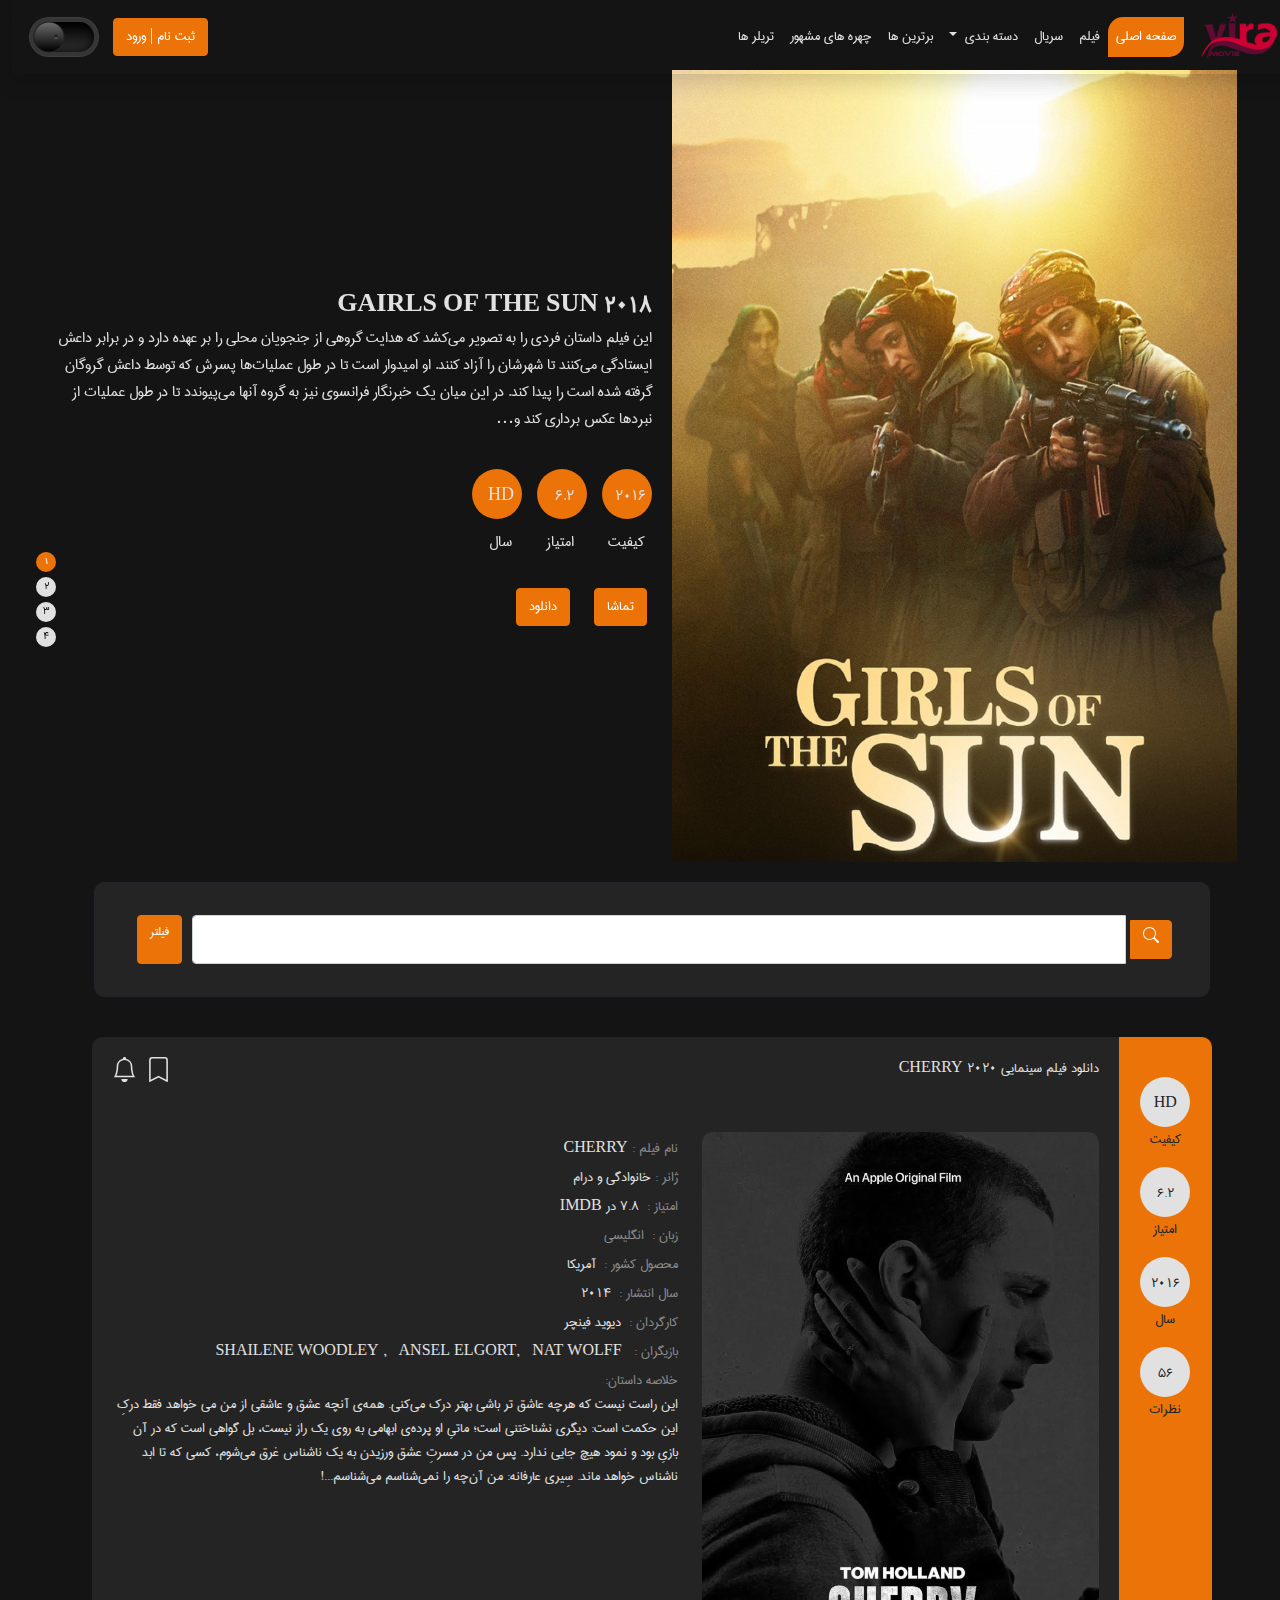
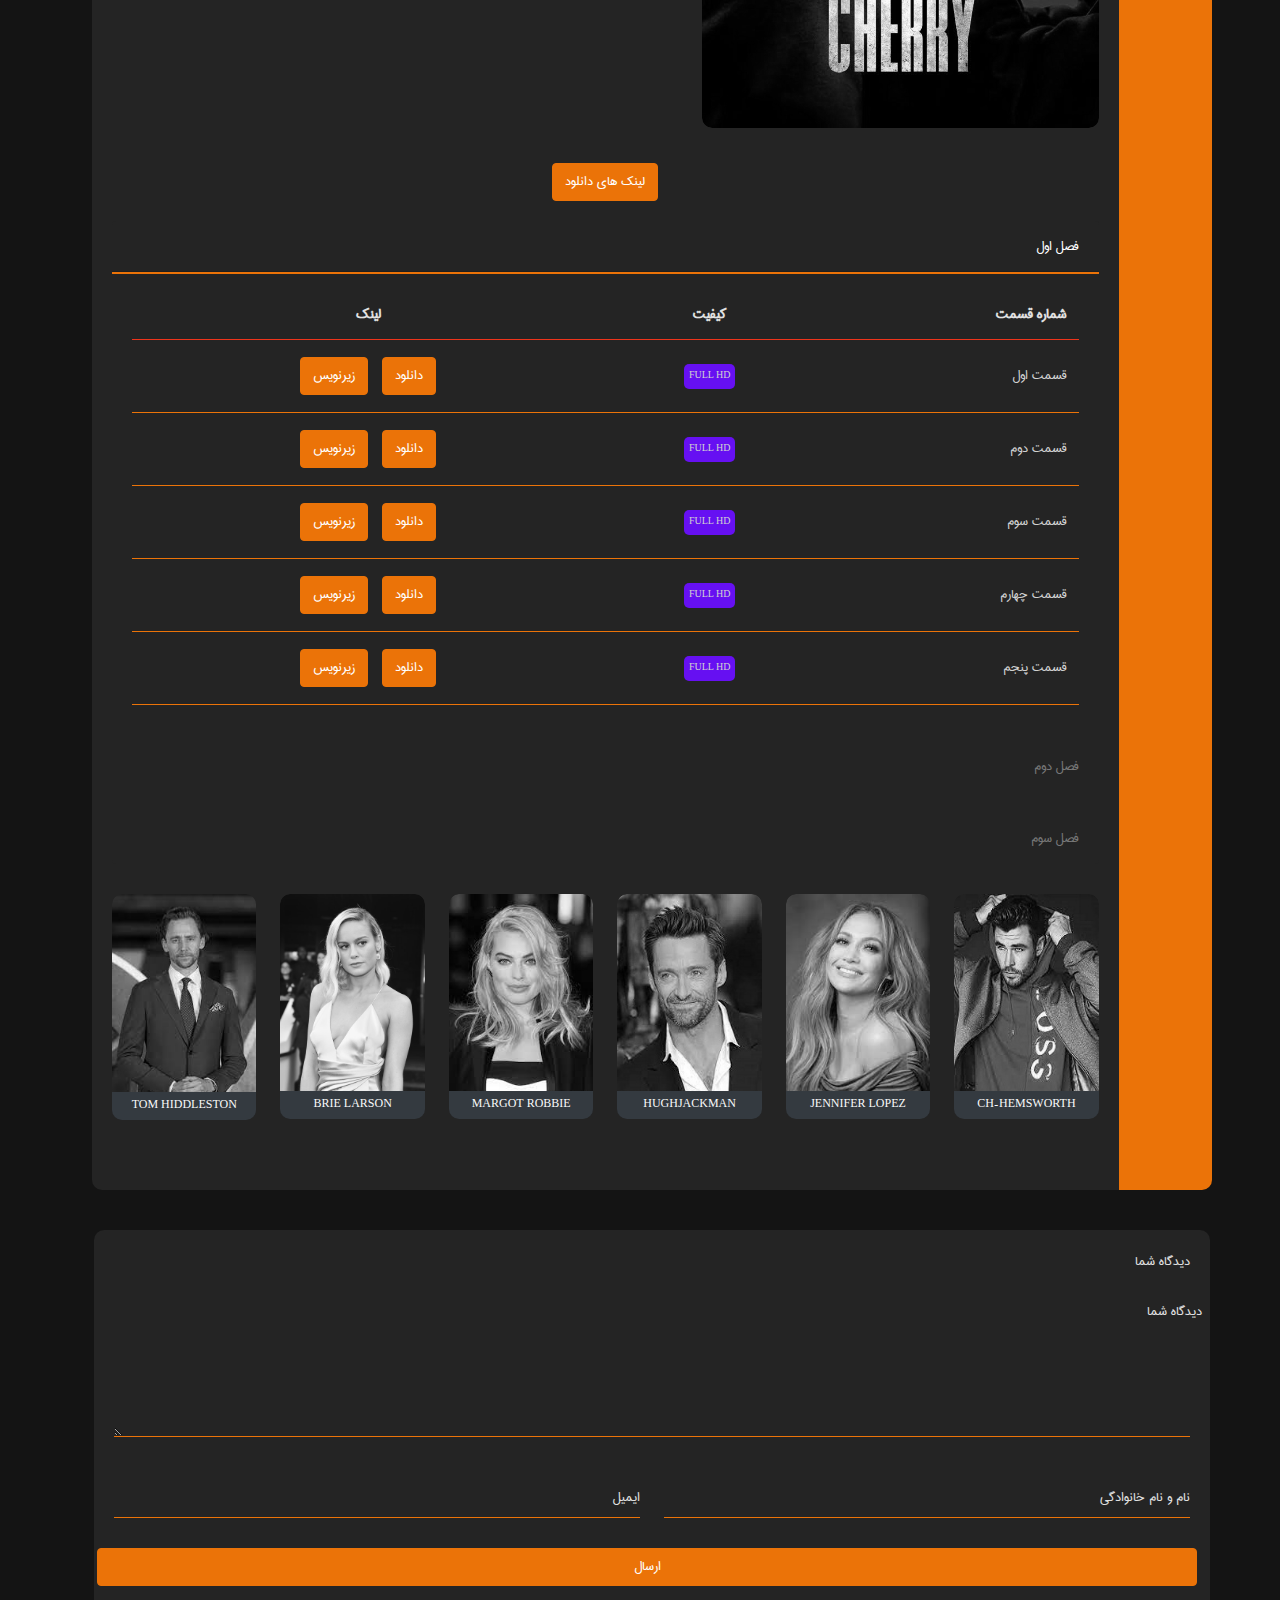
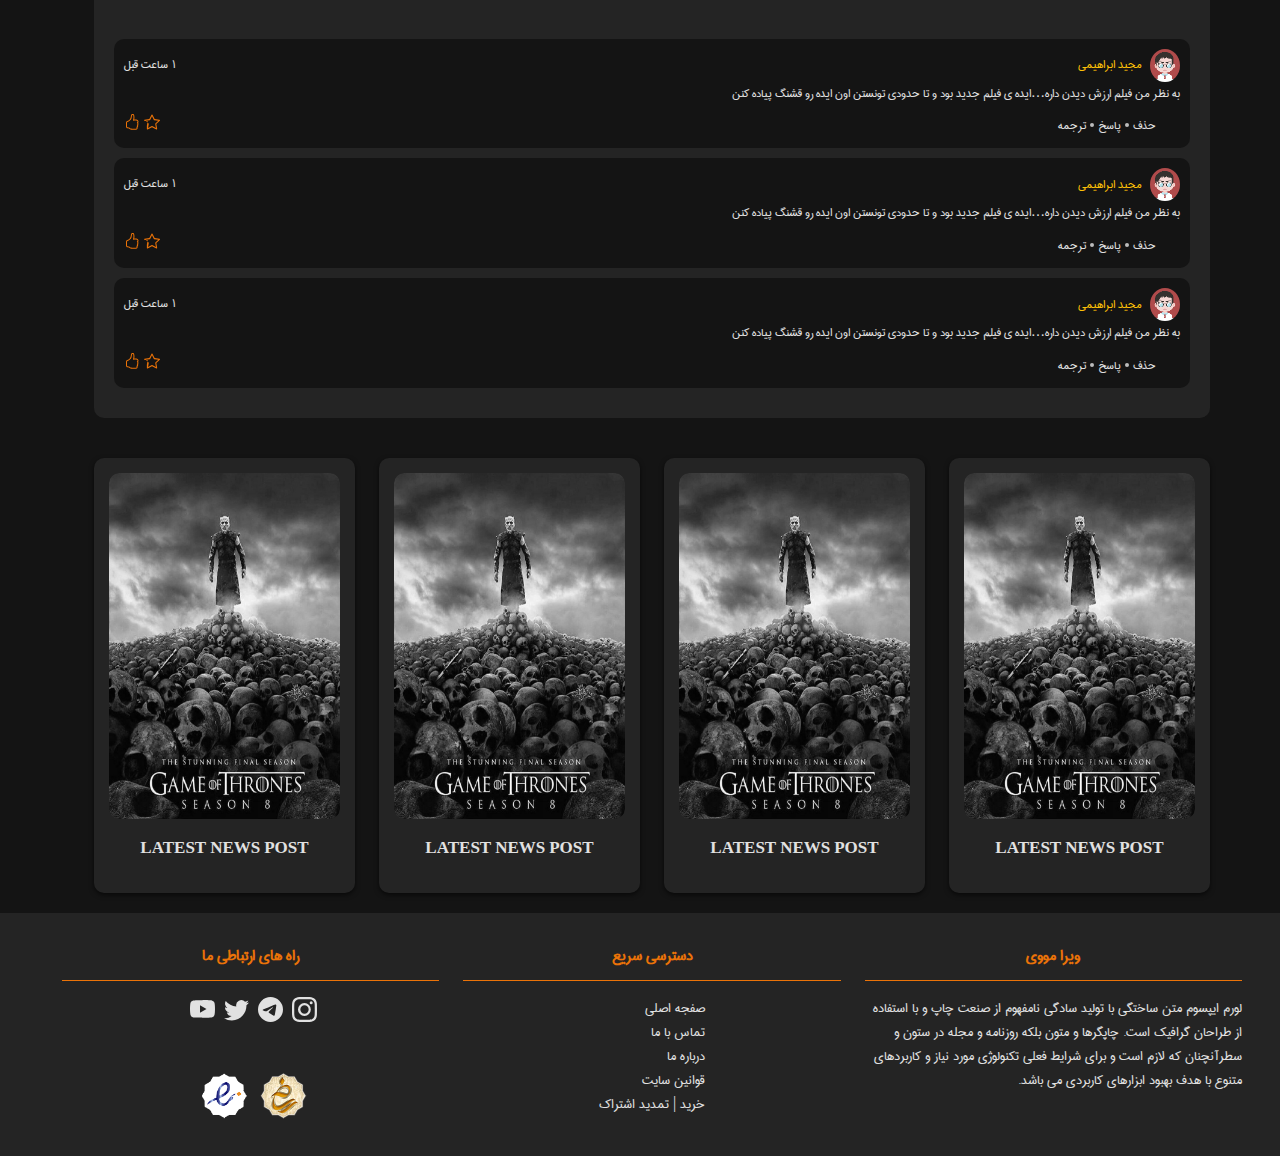
<file: download.html>
<!DOCTYPE html>
<html lang="en">

<head>
    <meta charset="utf-8">
    <meta http-equiv="X-UA-Compatible" content="IE=edge">
    <meta name="viewport" content="width=device-width, initial-scale=1">
    <title>v_download</title>
    <link type="text/css" rel="stylesheet" href="style.css">
    <link type="text/css" rel="stylesheet" href="css/bootstrap.rtl.min.css">
    <link type="text/css" rel="stylesheet" href="css/hover-min.css">
    <link rel="stylesheet" href="css/swiper-bundle.min.css" />
    <link href="img/TV.svg" rel="icon">
    <link href="img/TV.svg" rel="apple-touch-icon">
</head>

<body>
    <!--start navbar -->
    <nav class="navbar navbar-expand-lg fixed-top">
        <div class="container-fluid">
            <button class="navbar-toggler" type="button" data-bs-toggle="collapse" data-bs-target="#navbarTogglerDemo03" aria-controls="navbarTogglerDemo03" aria-expanded="false" aria-label="Toggle navigation">
            <span class="navbar-toggler-icon">
                <svg xmlns="http://www.w3.org/2000/svg" width="30" height="30" fill="#ee341b" class="bi bi-list" viewBox="0 0 16 16">
                    <path fill-rule="evenodd" d="M2.5 12a.5.5 0 0 1 .5-.5h10a.5.5 0 0 1 0 1H3a.5.5 0 0 1-.5-.5zm0-4a.5.5 0 0 1 .5-.5h10a.5.5 0 0 1 0 1H3a.5.5 0 0 1-.5-.5zm0-4a.5.5 0 0 1 .5-.5h10a.5.5 0 0 1 0 1H3a.5.5 0 0 1-.5-.5z"/>
                  </svg>
            </span>
          </button>
            <a class="navbar-brand" href="#"><img src="img/brand.png" alt=""></a>
            <div class="collapse navbar-collapse" id="navbarTogglerDemo03">
                <ul class="navbar-nav me-auto mb-2 mb-lg-0">
                    <li class="nav-item">
                        <a class="nav-link active" aria-current="page" href="#">صفحه اصلی</a>
                    </li>
                    <li class="nav-item">
                        <a class="nav-link" href="#">فیلم</a>
                    </li>
                    <li class="nav-item">
                        <a class="nav-link" href="#">سریال</a>
                    </li>
                    <li class="nav-item dropdown">
                        <a class="nav-link dropdown-toggle" href="#" id="navbarScrollingDropdown" role="button" data-bs-toggle="dropdown" aria-expanded="false">
                          دسته بندی
                        </a>
                        <ul class="dropdown-menu" aria-labelledby="navbarScrollingDropdown">
                            <li><a class="dropdown-item" href="#">دسته اول</a></li>
                            <li><a class="dropdown-item" href="#">دسته دوم</a></li>
                            <li><a class="dropdown-item" href="#">دسته سوم</a></li>
                        </ul>
                    </li>
                    <li class="nav-item">
                        <a class="nav-link" href="#">برترین ها</a>
                    </li>
                    <li class="nav-item">
                        <a class="nav-link" href="#">چهره های مشهور</a>
                    </li>
                    <li class="nav-item">
                        <a class="nav-link" href="#">تریلر ها</a>
                    </li>
                </ul>
                <div class="left_menu">
                    <a href="regester.html" class="btn btn_orange" type="submit">ثبت نام | ورود</a>
                    <input type="checkbox" name="toggler" class="toggle_switch">
                </div>
            </div>
        </div>
    </nav>
    <!--end navbar -->

    <!--start swiper -->
    <div class="swiper-container mySwiper">
        <div class="swiper-wrapper">
            <div class="swiper-slide">
                <div class="col-md-6 col-sm-5 sw_img">
                    <img src="img/gairlsofthesun.jpg" alt="">
                </div>
                <div class="col-md-6 col-sm-6 sw_info">
                    <span class="titr_1">GAIRLS OF THE SUN 2018 </span>
                    <p class="text_right">این فیلم داستان فردی را به تصویر می‌کشد که هدایت گروهی از جنجویان محلی را بر عهده دارد و در برابر داعش ایستادگی می‌کنند تا شهرشان را آزاد کنند. او امیدوار است تا در طول عملیات‌ها پسرش که توسط داعش گروگان گرفته شده است را پیدا کند.
                        در این میان یک خبرنگار فرانسوی نیز به گروه آنها می‌پیوندد تا در طول عملیات از نبردها عکس‌ برداری کند و…</p>
                    <div class="score_box">
                        <div class="circle"></div>
                        <div class="circle"></div>
                        <div class="circle"></div>
                    </div>
                    <div class="score_title">
                        <span>کیفیت</span>
                        <span>امتیاز</span>
                        <span>سال</span>
                    </div>
                    <div class="score_value">
                        <span>HD</span>
                        <span>6.2</span>
                        <span>2016</span>
                    </div>
                    <ul class="poster_btn">
                        <li><a href="#" class="btn btn_orange">تماشا</a></li>
                        <li><a href="#" class="btn btn_orange">دانلود</a></li>
                    </ul>
                </div>
            </div>
            <div class="swiper-slide">
                <div class="col-sm-5 sw_img">
                    <img src="img/got.jpg" alt="">
                </div>
                <div class="col-sm-6 sw_info">
                    <span class="titr_1">GAIRLS OF THE SUN 2018 </span>
                    <p class="text_right">این فیلم داستان فردی را به تصویر می‌کشد که هدایت گروهی از جنجویان محلی را بر عهده دارد و در برابر داعش ایستادگی می‌کنند تا شهرشان را آزاد کنند. او امیدوار است تا در طول عملیات‌ها پسرش که توسط داعش گروگان گرفته شده است را پیدا کند.
                        در این میان یک خبرنگار فرانسوی نیز به گروه آنها می‌پیوندد تا در طول عملیات از نبردها عکس‌ برداری کند و…</p>
                    <div class="score_box">
                        <div class="circle"></div>
                        <div class="circle"></div>
                        <div class="circle"></div>
                    </div>
                    <div class="score_title">
                        <span>کیفیت</span>
                        <span>امتیاز</span>
                        <span>سال</span>
                    </div>
                    <div class="score_value">
                        <span>HD</span>
                        <span>6.2</span>
                        <span>2016</span>
                    </div>
                    <ul class="poster_btn">
                        <li class="btn btn_orange"><a href="#">تماشا</a></li>
                        <li class="btn btn_orange"><a href="#">دانلود</a></li>
                    </ul>
                </div>
            </div>
            <div class="swiper-slide">
                <div class="col-sm-5 sw_img">
                    <img src="img/cherry.jpg" alt="">
                </div>
                <div class="col-sm-6 sw_info">
                    <span class="titr_1">GAIRLS OF THE SUN 2018 </span>
                    <p class="text_right">این فیلم داستان فردی را به تصویر می‌کشد که هدایت گروهی از جنجویان محلی را بر عهده دارد و در برابر داعش ایستادگی می‌کنند تا شهرشان را آزاد کنند. او امیدوار است تا در طول عملیات‌ها پسرش که توسط داعش گروگان گرفته شده است را پیدا کند.
                        در این میان یک خبرنگار فرانسوی نیز به گروه آنها می‌پیوندد تا در طول عملیات از نبردها عکس‌ برداری کند و…</p>
                    <div class="score_box">
                        <div class="circle"></div>
                        <div class="circle"></div>
                        <div class="circle"></div>
                    </div>
                    <div class="score_title">
                        <span>کیفیت</span>
                        <span>امتیاز</span>
                        <span>سال</span>
                    </div>
                    <div class="score_value">
                        <span>HD</span>
                        <span>6.2</span>
                        <span>2016</span>
                    </div>
                    <ul class="poster_btn">
                        <li class="btn btn_orange"><a href="#">تماشا</a></li>
                        <li class="btn btn_orange"><a href="#">دانلود</a></li>
                    </ul>
                </div>
            </div>
            <div class="swiper-slide">
                <div class="col-sm-5 sw_img">
                    <img src="img/joker2.jpg" alt="">
                </div>
                <div class="col-sm-6 sw_info">
                    <span class="titr_1">GAIRLS OF THE SUN 2018 </span>
                    <p class="text_right">این فیلم داستان فردی را به تصویر می‌کشد که هدایت گروهی از جنجویان محلی را بر عهده دارد و در برابر داعش ایستادگی می‌کنند تا شهرشان را آزاد کنند. او امیدوار است تا در طول عملیات‌ها پسرش که توسط داعش گروگان گرفته شده است را پیدا کند.
                        در این میان یک خبرنگار فرانسوی نیز به گروه آنها می‌پیوندد تا در طول عملیات از نبردها عکس‌ برداری کند و…</p>
                    <div class="score_box">
                        <div class="circle"></div>
                        <div class="circle"></div>
                        <div class="circle"></div>
                    </div>
                    <div class="score_title">
                        <span>کیفیت</span>
                        <span>امتیاز</span>
                        <span>سال</span>
                    </div>
                    <div class="score_value">
                        <span>HD</span>
                        <span>6.2</span>
                        <span>2016</span>
                    </div>
                    <ul class="poster_btn">
                        <li class="btn btn_orange"><a href="#">تماشا</a></li>
                        <li class="btn btn_orange"><a href="#">دانلود</a></li>
                    </ul>
                </div>
            </div>
        </div>
        <div class="swiper-pagination"></div>
    </div>
    <!--end swiper -->

    <div class="container">

        <!--start advansed search -->
        <div class="searchBox">
            <div class="searchContainer">
                <div class="input-group">
                    <button class="btn btn_orange" onclick=" getResults() ">
                        <svg xmlns="http://www.w3.org/2000/svg" width="16" height="16" fill="currentColor" class="bi bi-search" viewBox="0 0 16 16">
                            <path d="M11.742 10.344a6.5 6.5 0 1 0-1.397 1.398h-.001c.03.04.062.078.098.115l3.85 3.85a1 1 0 0 0 1.415-1.414l-3.85-3.85a1.007 1.007 0 0 0-.115-.1zM12 6.5a5.5 5.5 0 1 1-11 0 5.5 5.5 0 0 1 11 0z"/>
                        </svg>
                    </button>
                    <input type="text" class="form-control">
                </div>
                <a href="#" class="btn btn_orange" onclick="toggleFilters() ">
                فیلتر
            </a>
            </div>
            <div class="filtersContainer " id="FiltersBox ">
                <span class="desc">جست و جوی پیشرفته</span>
                <div class="row">
                    <div class="col-lg-4 col-md-4 col-sm-6 input-field">
                        <div class="input-select">
                            <select data-trigger="" name="choices-single-defaul">
                                    <option placeholder="" value="">تجهیزات جانبی</option>
                                    <option>زیرشاخه 1</option>
                                    <option>زیرشاخه 2</option>
                                </select>
                        </div>
                    </div>
                    <div class="col-lg-4 col-md-4 col-sm-6 input-field">
                        <div class="input-select">
                            <select data-trigger="" name="choices-single-defaul">
                                <option placeholder="" value="">رنگ</option>
                                <option>زیرشاخه 1</option>
                                <option>زیرشاخه 2</option>
                            </select>
                        </div>
                    </div>
                    <div class="col-lg-4 col-md-4 col-sm-6 input-field">
                        <div class="input-select">
                            <select data-trigger="" name="choices-single-defaul">
                                <option placeholder="" value="">اندازه</option>
                                <option>زیرشاخه 1</option>
                                <option>زیرشاخه 2</option>
                            </select>
                        </div>
                    </div>
                    <div class="col-lg-4 col-md-4 col-sm-6 input-field">
                        <div class="input-select">
                            <select data-trigger="" name="choices-single-defaul">
                                <option placeholder="" value="">فروش</option>
                                <option>زیرشاخه 1</option>
                                <option>زیرشاخه 2</option>
                            </select>
                        </div>
                    </div>
                    <div class="col-lg-4 col-md-4 col-sm-6 input-field">
                        <div class="input-select">
                            <select data-trigger="" name="choices-single-defaul">
                                <option placeholder="" value="">زمان</option>
                                <option>آخرین بار</option>
                                <option>امروز</option>
                                <option>این هفته</option>
                                <option>این ماه</option>
                                <option>این سال</option>
                            </select>
                        </div>
                    </div>
                    <div class="col-lg-4 col-md-4 col-sm-6 input-field">
                        <div class="input-select">
                            <select data-trigger="" name="choices-single-defaul">
                                <option placeholder="" value="">نوع</option>
                                <option>زیرشاخه 1</option>
                                <option>زیرشاخه 2</option>
                            </select>
                        </div>
                    </div>
                    <div class="col-lg-4 col-md-4 col-sm-6 input-field">
                        <div class="input-select">
                            <select data-trigger="" name="choices-single-defaul">
                                <option placeholder="" value="">فروش</option>
                                <option>زیرشاخه 1</option>
                                <option>زیرشاخه 2</option>
                            </select>
                        </div>
                    </div>
                    <div class="col-lg-4 col-md-4 col-sm-6 input-field">
                        <div class="input-select">
                            <select data-trigger="" name="choices-single-defaul">
                                <option placeholder="" value="">زمان</option>
                                <option>آخرین بار</option>
                                <option>امروز</option>
                                <option>این هفته</option>
                                <option>این ماه</option>
                                <option>این سال</option>
                            </select>
                        </div>
                    </div>
                    <div class="col-lg-4 col-md-4 col-sm-6 input-field">
                        <div class="input-select">
                            <select data-trigger="" name="choices-single-defaul">
                                <option placeholder="" value="">نوع</option>
                                <option>زیرشاخه 1</option>
                                <option>زیرشاخه 2</option>
                            </select>
                        </div>
                    </div>
                </div>
                <div class="row">
                    <div class="input-field">
                        <div class="group-btn">
                            <button class="btn btn_orange">جست و جو</button>
                            <button class="btn btn_orange" id="delete">حذف</button>
                        </div>
                        <div class="result-count">
                            نتیجه جست و جو <span>108 </span>
                        </div>
                    </div>
                </div>
            </div>
        </div>
        <!--end advansed search -->

        <!-- start download main -->
        <div class="download_main">
            <div class="row">
                <div class="col-1 dl_bar">
                    <div class="bg_circle">
                        <div class="circle"></div>
                        <div class="circle"></div>
                        <div class="circle"></div>
                        <div class="circle"></div>
                    </div>
                    <ul class="dl_atr">
                        <li>
                            <span>HD</span>
                            <span>کیفیت</span>
                        </li>
                        <li>
                            <span>6.2</span>
                            <span>امتیاز</span>
                        </li>
                        <li>
                            <span>2016</span>
                            <span>سال</span>
                        </li>
                        <li>
                            <span>56</span>
                            <span>نظرات</span>
                        </li>
                    </ul>
                </div>
                <div class="col-11 dl_desc">
                    <div class="heading_title">
                        <span>دانلود فیلم سینمایی&nbsp;<a href="#">cherry 2020 </a></span>
                        <ul>
                            <li>
                                <a href="#">
                                    <svg xmlns="http://www.w3.org/2000/svg" width="25" height="25" fill="currentColor" class="bi bi-bookmark" viewBox="0 0 16 16">
                                        <path d="M2 2a2 2 0 0 1 2-2h8a2 2 0 0 1 2 2v13.5a.5.5 0 0 1-.777.416L8 13.101l-5.223 2.815A.5.5 0 0 1 2 15.5V2zm2-1a1 1 0 0 0-1 1v12.566l4.723-2.482a.5.5 0 0 1 .554 0L13 14.566V2a1 1 0 0 0-1-1H4z"/>
                                      </svg>
                                </a>
                            </li>
                            <li>
                                <a href="#">
                                    <svg xmlns="http://www.w3.org/2000/svg" width="25" height="25" fill="currentColor" class="bi bi-bell" viewBox="0 0 16 16">
                                        <path d="M8 16a2 2 0 0 0 2-2H6a2 2 0 0 0 2 2zM8 1.918l-.797.161A4.002 4.002 0 0 0 4 6c0 .628-.134 2.197-.459 3.742-.16.767-.376 1.566-.663 2.258h10.244c-.287-.692-.502-1.49-.663-2.258C12.134 8.197 12 6.628 12 6a4.002 4.002 0 0 0-3.203-3.92L8 1.917zM14.22 12c.223.447.481.801.78 1H1c.299-.199.557-.553.78-1C2.68 10.2 3 6.88 3 6c0-2.42 1.72-4.44 4.005-4.901a1 1 0 1 1 1.99 0A5.002 5.002 0 0 1 13 6c0 .88.32 4.2 1.22 6z"/>
                                      </svg>
                                </a>
                            </li>
                        </ul>
                    </div>
                    <div class="row">
                        <div class="col-lg-5 col-md-5 dl_pic">
                            <div class="hvr_img">
                                <img src="img/cherry.jpg" alt="">
                            </div>
                        </div>
                        <div class="col-lg-7 col-md-7 dl_caption">
                            <ul>
                                <li>
                                    <span>نام فیلم :</span>
                                    <a href=" # "><span> cherry</span></a>
                                </li>
                                <li>
                                    <span>ژانر :</span>
                                    <a href="# "><span> خانوادگی و درام</span></a>
                                </li>
                                <li>
                                    <span>امتیاز :</span>
                                    <a href="# "><span>&nbsp;7.8 در IMDB</span></a>
                                </li>
                                <li>
                                    <span>زبان :</span>
                                    <span>&nbsp;انگلیسی</span>
                                </li>
                                <li>
                                    <span>محصول کشور :</span>
                                    <a href="# "><span>&nbsp;آمریکا</span></a>
                                </li>
                                <li>
                                    <span>سال انتشار :</span>
                                    <a href="# "><span>&nbsp;2014</span></a>
                                </li>
                                <li>
                                    <span>کارگردان :</span>
                                    <a href="# "><span>&nbsp;دیوید فینچر</span></a>
                                </li>
                                <li>
                                    <span>بازیگران :</span>
                                    <a href="# ">
                                        <span>&nbsp; Shailene Woodley ,</span>
                                    </a>
                                    <a href="# ">
                                        <span>&nbsp; Ansel Elgort, </span>
                                    </a>
                                    <a href="# ">
                                        <span>&nbsp;  Nat Wolff</span>
                                    </a>
                                </li>
                                <li>
                                    <span>خلاصه داستان:</span>
                                    <p>
                                        این راست نیست که هرچه عاشق‌ تر باشی بهتر درک می‌کنی. همه‌ی آنچه عشق و عاشقی از من می‌ خواهد فقط درکِ این حکمت است: دیگری نشناختنی است؛ ماتیِ او پرده‌ی ابهامی به روی یک راز نیست، بل گواهی است که در آن بازیِ بود و نمود هیچ‌ جایی ندارد. پس من در مسرتِ عشق
                                        ورزیدن به یک ناشناس غرق می‌شوم، کسی که تا ابد ناشناس خواهد ماند. سِیری عارفانه: من آن‌چه را نمی‌شناسم می‌شناسم...!
                                    </p>
                                </li>
                            </ul>
                        </div>
                    </div>
                    <button id="hideshow_parents" class="btn btn_orange">لینک های دانلود</button>
                    <div id="parent_dl_links">
                        <div id="dl_accordion">
                            <a href="javascript:;" onclick="HideShow(this,'dl_accordion')"></a>
                            <div class="accordion" id="according">
                                <div class="accordion-item">
                                    <h2 class="accordion-header" id="headingOne">
                                        <button class="accordion-button" type="button" data-bs-toggle="collapse" data-bs-target="#collapseOne" aria-expanded="true" aria-controls="collapseOne">
                                          فصل اول
                                        </button>
                                    </h2>
                                    <div id="collapseOne" class="accordion-collapse collapse show" aria-labelledby="headingOne" data-bs-parent="#according">
                                        <div class="accordion-body">
                                            <div class="row">
                                                <div class="col-md-12">
                                                    <div class="panel">
                                                        <div class="panel-body table-responsive">
                                                            <table class="table table-hover">
                                                                <thead>
                                                                    <tr class="active">
                                                                        <th>شماره قسمت</th>
                                                                        <th>کیفیت</th>
                                                                        <th>لینک</th>
                                                                    </tr>
                                                                </thead>
                                                                <tbody>
                                                                    <tr>
                                                                        <td>قسمت اول</td>
                                                                        <td>
                                                                            <label class="label label-indigo">full hd</label>
                                                                        </td>
                                                                        <td>
                                                                            <a href="#" class="btn btn_orange">دانلود</a>
                                                                            <a href="#" class="btn btn_orange">زیرنویس</a>
                                                                        </td>
                                                                    </tr>
                                                                    <tr>
                                                                        <td>قسمت دوم</td>
                                                                        <td>
                                                                            <label class="label label-indigo">full hd</label>
                                                                        </td>
                                                                        <td>
                                                                            <a href="#" class="btn btn_orange">دانلود</a>
                                                                            <a href="#" class="btn btn_orange">زیرنویس</a>
                                                                        </td>
                                                                    </tr>
                                                                    <tr>
                                                                        <td>قسمت سوم</td>
                                                                        <td>
                                                                            <label class="label label-indigo">full hd</label>
                                                                        </td>
                                                                        <td>
                                                                            <a href="#" class="btn btn_orange">دانلود</a>
                                                                            <a href="#" class="btn btn_orange">زیرنویس</a>
                                                                        </td>
                                                                    </tr>
                                                                    <tr>
                                                                        <td>قسمت چهارم</td>
                                                                        <td>
                                                                            <label class="label label-indigo">full hd</label>
                                                                        </td>
                                                                        <td>
                                                                            <a href="#" class="btn btn_orange">دانلود</a>
                                                                            <a href="#" class="btn btn_orange">زیرنویس</a>
                                                                        </td>
                                                                    </tr>
                                                                    <tr>
                                                                        <td>قسمت پنجم</td>
                                                                        <td>
                                                                            <label class="label label-indigo">full hd</label>
                                                                        </td>
                                                                        <td>
                                                                            <a href="#" class="btn btn_orange">دانلود</a>
                                                                            <a href="#" class="btn btn_orange">زیرنویس</a>
                                                                        </td>
                                                                    </tr>
                                                                </tbody>
                                                            </table>
                                                        </div>
                                                    </div>
                                                </div>
                                            </div>
                                        </div>
                                    </div>
                                </div>
                                <div class="accordion-item">
                                    <h2 class="accordion-header" id="headingTwo">
                                        <button class="accordion-button collapsed" type="button" data-bs-toggle="collapse" data-bs-target="#collapseTwo" aria-expanded="false" aria-controls="collapseTwo">
                                          فصل دوم
                                        </button>
                                    </h2>
                                    <div id="collapseTwo" class="accordion-collapse collapse" aria-labelledby="headingTwo" data-bs-parent="#according">
                                        <div class="accordion-body">
                                            <div class="row">
                                                <div class="col-md-12">
                                                    <div class="panel">
                                                        <div class="panel-body table-responsive">
                                                            <table class="table table-hover">
                                                                <thead>
                                                                    <tr class="active">
                                                                        <th>شماره قسمت</th>
                                                                        <th>کیفیت</th>
                                                                        <th>لینک</th>
                                                                    </tr>
                                                                </thead>
                                                                <tbody>
                                                                    <tr>
                                                                        <td>قسمت اول</td>
                                                                        <td>
                                                                            <label class="label label-indigo">full hd</label>
                                                                        </td>
                                                                        <td>
                                                                            <a href="#" class="btn btn_orange">دانلود</a>
                                                                            <a href="#" class="btn btn_orange">زیرنویس</a>
                                                                        </td>
                                                                    </tr>
                                                                    <tr>
                                                                        <td>قسمت دوم</td>
                                                                        <td>
                                                                            <label class="label label-indigo">full hd</label>
                                                                        </td>
                                                                        <td>
                                                                            <a href="#" class="btn btn_orange">دانلود</a>
                                                                            <a href="#" class="btn btn_orange">زیرنویس</a>
                                                                        </td>
                                                                    </tr>
                                                                    <tr>
                                                                        <td>قسمت سوم</td>
                                                                        <td>
                                                                            <label class="label label-indigo">full hd</label>
                                                                        </td>
                                                                        <td>
                                                                            <a href="#" class="btn btn_orange">دانلود</a>
                                                                            <a href="#" class="btn btn_orange">زیرنویس</a>
                                                                        </td>
                                                                    </tr>
                                                                    <tr>
                                                                        <td>قسمت چهارم</td>
                                                                        <td>
                                                                            <label class="label label-indigo">full hd</label>
                                                                        </td>
                                                                        <td>
                                                                            <a href="#" class="btn btn_orange">دانلود</a>
                                                                            <a href="#" class="btn btn_orange">زیرنویس</a>
                                                                        </td>
                                                                    </tr>
                                                                    <tr>
                                                                        <td>قسمت پنجم</td>
                                                                        <td>
                                                                            <label class="label label-indigo">full hd</label>
                                                                        </td>
                                                                        <td>
                                                                            <a href="#" class="btn btn_orange">دانلود</a>
                                                                            <a href="#" class="btn btn_orange">زیرنویس</a>
                                                                        </td>
                                                                    </tr>
                                                                </tbody>
                                                            </table>
                                                        </div>
                                                    </div>
                                                </div>
                                            </div>
                                        </div>
                                    </div>
                                </div>
                                <div class="accordion-item">
                                    <h2 class="accordion-header" id="headingThree">
                                        <button class="accordion-button collapsed" type="button" data-bs-toggle="collapse" data-bs-target="#collapseThree" aria-expanded="false" aria-controls="collapseThree">
                                          فصل سوم
                                        </button>
                                    </h2>
                                    <div id="collapseThree" class="accordion-collapse collapse" aria-labelledby="headingThree" data-bs-parent="#according">
                                        <div class="accordion-body">
                                            <div class="row">
                                                <div class="col-md-12">
                                                    <div class="panel">
                                                        <div class="panel-body table-responsive">
                                                            <table class="table table-hover">
                                                                <thead>
                                                                    <tr class="active">
                                                                        <th>شماره قسمت</th>
                                                                        <th>کیفیت</th>
                                                                        <th>لینک</th>
                                                                    </tr>
                                                                </thead>
                                                                <tbody>
                                                                    <tr>
                                                                        <td>قسمت اول</td>
                                                                        <td>
                                                                            <label class="label label-indigo">full hd</label>
                                                                        </td>
                                                                        <td>
                                                                            <a href="#" class="btn btn_orange">دانلود</a>
                                                                            <a href="#" class="btn btn_orange">زیرنویس</a>
                                                                        </td>
                                                                    </tr>
                                                                    <tr>
                                                                        <td>قسمت دوم</td>
                                                                        <td>
                                                                            <label class="label label-indigo">full hd</label>
                                                                        </td>
                                                                        <td>
                                                                            <a href="#" class="btn btn_orange">دانلود</a>
                                                                            <a href="#" class="btn btn_orange">زیرنویس</a>
                                                                        </td>
                                                                    </tr>
                                                                    <tr>
                                                                        <td>قسمت سوم</td>
                                                                        <td>
                                                                            <label class="label label-indigo">full hd</label>
                                                                        </td>
                                                                        <td>
                                                                            <a href="#" class="btn btn_orange">دانلود</a>
                                                                            <a href="#" class="btn btn_orange">زیرنویس</a>
                                                                        </td>
                                                                    </tr>
                                                                    <tr>
                                                                        <td>قسمت چهارم</td>
                                                                        <td>
                                                                            <label class="label label-indigo">full hd</label>
                                                                        </td>
                                                                        <td>
                                                                            <a href="#" class="btn btn_orange">دانلود</a>
                                                                            <a href="#" class="btn btn_orange">زیرنویس</a>
                                                                        </td>
                                                                    </tr>
                                                                    <tr>
                                                                        <td>قسمت پنجم</td>
                                                                        <td>
                                                                            <label class="label label-indigo">full hd</label>
                                                                        </td>
                                                                        <td>
                                                                            <a href="#" class="btn btn_orange">دانلود</a>
                                                                            <a href="#" class="btn btn_orange">زیرنویس</a>
                                                                        </td>
                                                                    </tr>
                                                                </tbody>
                                                            </table>
                                                        </div>
                                                    </div>
                                                </div>
                                            </div>
                                        </div>
                                    </div>
                                </div>
                            </div>
                            <div class="actors">
                                <div class="row">
                                    <div class="col-lg-2 col-md-3 col-sm-6">
                                        <div class="hvr_img">
                                            <a href="# ">
                                                <img src="img/Chris Hemsworth.jpg" alt=" ">
                                            </a>
                                            <a href="#" class="actor_name">Ch-Hemsworth</a>
                                        </div>
                                    </div>
                                    <div class="col-lg-2 col-md-3 col-sm-6">
                                        <div class="hvr_img">
                                            <a href="# ">
                                                <img src="img/Jennifer Lopez.jpg" alt=" ">
                                            </a>
                                            <a href="#" class="actor_name">Jennifer Lopez</a>
                                        </div>
                                    </div>
                                    <div class="col-lg-2 col-md-3 col-sm-6">
                                        <div class="hvr_img">
                                            <a href="# ">
                                                <img src="img/hughJackman.jpg" alt=" ">
                                            </a>
                                            <a href="#" class="actor_name">hughJackman</a>
                                        </div>
                                    </div>
                                    <div class="col-lg-2 col-md-3 col-sm-6">
                                        <div class="hvr_img">
                                            <a href="# ">
                                                <img src="img/Margot Robbie.jpg" alt=" ">
                                            </a>
                                            <a href="#" class="actor_name">Margot Robbie</a>
                                        </div>
                                    </div>
                                    <div class="col-lg-2 col-md-3 col-sm-6">
                                        <div class="hvr_img">
                                            <a href="# ">
                                                <img src="img/Brie Larson.jpg" alt=" ">
                                            </a>
                                            <a href="#" class="actor_name">Brie Larson</a>
                                        </div>
                                    </div>
                                    <div class="col-lg-2 col-md-3 col-sm-6">
                                        <div class="hvr_img">
                                            <a href="# ">
                                                <img src="img/Tom Hiddleston.jpg" alt=" ">
                                            </a>
                                            <a href="#" class="actor_name">Tom Hiddleston</a>
                                        </div>
                                    </div>
                                </div>
                            </div>
                        </div>
                    </div>
                </div>
            </div>
        </div>
        <!-- end download main -->
        <!--start comment panel -->
        <div class="comment_box">
            <div class="heading_title mb-3">
                <span>دیدگاه  شما</span>
            </div>
            <div class="cmnt_box col-md-12 mb-5">
                <form method="POST" id="contactForm" name="contactForm" class="contactForm row">
                    <div class="user-box">
                        <textarea name="message" class="form_control" id="message" cols="30" rows="6" required></textarea>
                        <label>دیدگاه شما</label>
                    </div>
                    <div class="col-6">
                        <div class="user-box">
                            <input type="text" name="" required />
                            <label>نام و نام خانوادگی</label>
                        </div>
                    </div>
                    <div class="col-6">
                        <div class="user-box">
                            <input type="email" name="" required />
                            <label>ایمیل</label>
                        </div>
                    </div>
                    <button class="btn btn_orange">ارسال</button>
                </form>
            </div>
            <div class="last_cmnt">
                <div class=" d-flex justify-content-between align-items-center ">
                    <div class="user d-flex flex-row align-items-center ">
                        <img src="img/avatar.png " width="30 " class="user-img rounded-circle mr-2 ">
                        <span>&nbsp;
                            <small class="font-weight-bold text-warning">مجید ابراهیمی</small>
                        </span>
                    </div>
                    <small>1 ساعت قبل</small>
                </div>
                <small class="font-weight-bold ">به نظر من فیلم ارزش دیدن داره…ایده ی فیلم جدید بود و تا حدودی تونستن اون ایده رو قشنگ پیاده کنن</small>
                <div class="action d-flex justify-content-between mt-2 align-items-center ">
                    <div class="reply px-4">
                        <small>حذف</small>
                        <span class="dots"></span>
                        <small>پاسخ</small>
                        <span class="dots "></span>
                        <small>ترجمه</small>
                    </div>
                    <div class="align-items-center ">
                        <a href="# ">
                            <svg xmlns="http://www.w3.org/2000/svg " width="16 " height="16 " fill="#eb7308" class="bi bi-star " viewBox="0 0 16 16 ">
                                <path d="M2.866 14.85c-.078.444.36.791.746.593l4.39-2.256 4.389 2.256c.386.198.824-.149.746-.592l-.83-4.73 3.522-3.356c.33-.314.16-.888-.282-.95l-4.898-.696L8.465.792a.513.513 0 0 0-.927 0L5.354 5.12l-4.898.696c-.441.062-.612.636-.283.95l3.5233.356-.83 4.73zm4.905-2.767-3.686 1.894.694-3.957a.565.565 0 0 0-.163-.505L1.71 6.745l4.052-.576a.525.525 0 0 0 .393-.288L8 2.223l1.847 3.658a.525.525 0 0 0 .393.288l4.052.575-2.906 2.77a.565.565 0 0 0-.163.506l.694 3.957-3.686-1.894a.503.5030 0 0-.461 0z "/>
                            </svg>
                        </a>
                        <a href="# ">
                            <svg xmlns="http://www.w3.org/2000/svg " width="16 " height="16 " fill="#eb7308" class="bi bi-hand-thumbs-up " viewBox="0 0 16 16 ">
                                <path d="M8.864.046C7.908-.193 7.02.53 6.956 1.466c-.072 1.051-.23 2.016-.428 2.59-.125.36-.479 1.013-1.04 1.639-.557.623-1.282 1.178-2.131 1.41C2.685 7.288 2 7.87 2 8.72v4.001c0 .845.682 1.464 1.448 1.545
                                    1.07.114 1.564.415 2.068.723l.048.03c.272.165.578.348.97.484.397.136.861.217 1.466.217h3.5c.937 0 1.599-.477 1.934-1.064a1.86 1.86 0 0 0 .254-.912c0-.152-.023-.312-.077-.464.201-.263.38-.578.488-.901.11-.33.172-.762.004-1.149.069-.13.12-.269.159-.403.077-.27.113-.568.113-.857
                                    0-.288-.036-.585-.113-.856a2.144 2.144 0 0 0-.138-.362 1.9 1.9 0 0 0 .234-1.734c-.206-.592-.682-1.1-1.2-1.272-.847-.282-1.803-.276-2.516-.211a9.84 9.84 0 0 0-.443.05 9.365 9.365 0 0 0-.062-4.509A1.38 1.38 0 0 0 9.125.111L8.864.046zM11.5 14.721H8c-.51
                                    0-.863-.069-1.14-.164-.281-.097-.506-.228-.776-.393l-.04-.024c-.555-.339-1.198-.731-2.49-.868-.333-.036-.554-.29-.554-.55V8.72c0-.254.226-.543.62-.65 1.095-.3 1.977-.996 2.614-1.708.635-.71 1.064-1.475 1.238-1.978.243-.7.407-1.768.482-2.85.025-.362.36-.594.667-.518l.262.066c.16.04.258.143.288.255a8.34
                                    8.34 0 0 1-.145 4.725.5.5 0 0 0 .595.644l.003-.001.014-.003.058-.014a8.908 8.908 0 0 1 1.036-.157c.663-.06 1.457-.054 2.11.164.175.058.45.3.57.65.107.308.087.67-.266 1.022l-.353.353.353.354c.043.043.105.141.154.315.048.167.075.37.075.581 0
                                    .212-.027.414-.075.582-.05.174-.111.272-.154.315l-.353.353.353.354c.047.047.109.177.005.488a2.224 2.224 0 0 1-.505.805l-.353.353.353.354c.006.005.041.05.041.17a.866.866 0 0 1-.121.416c-.165.288-.503.56-1.066.56z "/>
                                </svg>
                        </a>
                    </div>
                </div>
            </div>
            <div class="last_cmnt">
                <div class=" d-flex justify-content-between align-items-center ">
                    <div class="user d-flex flex-row align-items-center ">
                        <img src="img/avatar.png " width="30 " class="user-img rounded-circle mr-2 ">
                        <span>&nbsp;
                            <small class="font-weight-bold text-warning">مجید ابراهیمی</small>
                        </span>
                    </div>
                    <small>1 ساعت قبل</small>
                </div>
                <small class="font-weight-bold ">به نظر من فیلم ارزش دیدن داره…ایده ی فیلم جدید بود و تا حدودی تونستن اون ایده رو قشنگ پیاده کنن</small>
                <div class="action d-flex justify-content-between mt-2 align-items-center ">
                    <div class="reply px-4">
                        <small>حذف</small>
                        <span class="dots"></span>
                        <small>پاسخ</small>
                        <span class="dots "></span>
                        <small>ترجمه</small>
                    </div>
                    <div class="align-items-center ">
                        <a href="# ">
                            <svg xmlns="http://www.w3.org/2000/svg " width="16 " height="16 " fill="#eb7308" class="bi bi-star " viewBox="0 0 16 16 ">
                                <path d="M2.866 14.85c-.078.444.36.791.746.593l4.39-2.256 4.389 2.256c.386.198.824-.149.746-.592l-.83-4.73 3.522-3.356c.33-.314.16-.888-.282-.95l-4.898-.696L8.465.792a.513.513 0 0 0-.927 0L5.354 5.12l-4.898.696c-.441.062-.612.636-.283.95l3.5233.356-.83 4.73zm4.905-2.767-3.686 1.894.694-3.957a.565.565 0 0 0-.163-.505L1.71 6.745l4.052-.576a.525.525 0 0 0 .393-.288L8 2.223l1.847 3.658a.525.525 0 0 0 .393.288l4.052.575-2.906 2.77a.565.565 0 0 0-.163.506l.694 3.957-3.686-1.894a.503.5030 0 0-.461 0z "/>
                            </svg>
                        </a>
                        <a href="# ">
                            <svg xmlns="http://www.w3.org/2000/svg " width="16 " height="16 " fill="#eb7308" class="bi bi-hand-thumbs-up " viewBox="0 0 16 16 ">
                                <path d="M8.864.046C7.908-.193 7.02.53 6.956 1.466c-.072 1.051-.23 2.016-.428 2.59-.125.36-.479 1.013-1.04 1.639-.557.623-1.282 1.178-2.131 1.41C2.685 7.288 2 7.87 2 8.72v4.001c0 .845.682 1.464 1.448 1.545
                                    1.07.114 1.564.415 2.068.723l.048.03c.272.165.578.348.97.484.397.136.861.217 1.466.217h3.5c.937 0 1.599-.477 1.934-1.064a1.86 1.86 0 0 0 .254-.912c0-.152-.023-.312-.077-.464.201-.263.38-.578.488-.901.11-.33.172-.762.004-1.149.069-.13.12-.269.159-.403.077-.27.113-.568.113-.857
                                    0-.288-.036-.585-.113-.856a2.144 2.144 0 0 0-.138-.362 1.9 1.9 0 0 0 .234-1.734c-.206-.592-.682-1.1-1.2-1.272-.847-.282-1.803-.276-2.516-.211a9.84 9.84 0 0 0-.443.05 9.365 9.365 0 0 0-.062-4.509A1.38 1.38 0 0 0 9.125.111L8.864.046zM11.5 14.721H8c-.51
                                    0-.863-.069-1.14-.164-.281-.097-.506-.228-.776-.393l-.04-.024c-.555-.339-1.198-.731-2.49-.868-.333-.036-.554-.29-.554-.55V8.72c0-.254.226-.543.62-.65 1.095-.3 1.977-.996 2.614-1.708.635-.71 1.064-1.475 1.238-1.978.243-.7.407-1.768.482-2.85.025-.362.36-.594.667-.518l.262.066c.16.04.258.143.288.255a8.34
                                    8.34 0 0 1-.145 4.725.5.5 0 0 0 .595.644l.003-.001.014-.003.058-.014a8.908 8.908 0 0 1 1.036-.157c.663-.06 1.457-.054 2.11.164.175.058.45.3.57.65.107.308.087.67-.266 1.022l-.353.353.353.354c.043.043.105.141.154.315.048.167.075.37.075.581 0
                                    .212-.027.414-.075.582-.05.174-.111.272-.154.315l-.353.353.353.354c.047.047.109.177.005.488a2.224 2.224 0 0 1-.505.805l-.353.353.353.354c.006.005.041.05.041.17a.866.866 0 0 1-.121.416c-.165.288-.503.56-1.066.56z "/>
                                </svg>
                        </a>
                    </div>
                </div>
            </div>
            <div class="last_cmnt">
                <div class=" d-flex justify-content-between align-items-center ">
                    <div class="user d-flex flex-row align-items-center ">
                        <img src="img/avatar.png " width="30 " class="user-img rounded-circle mr-2 ">
                        <span>&nbsp;
                            <small class="font-weight-bold text-warning">مجید ابراهیمی</small>
                        </span>
                    </div>
                    <small>1 ساعت قبل</small>
                </div>
                <small class="font-weight-bold ">به نظر من فیلم ارزش دیدن داره…ایده ی فیلم جدید بود و تا حدودی تونستن اون ایده رو قشنگ پیاده کنن</small>
                <div class="action d-flex justify-content-between mt-2 align-items-center ">
                    <div class="reply px-4">
                        <small>حذف</small>
                        <span class="dots"></span>
                        <small>پاسخ</small>
                        <span class="dots "></span>
                        <small>ترجمه</small>
                    </div>
                    <div class="align-items-center ">
                        <a href="# ">
                            <svg xmlns="http://www.w3.org/2000/svg " width="16 " height="16 " fill="#eb7308" class="bi bi-star " viewBox="0 0 16 16 ">
                                <path d="M2.866 14.85c-.078.444.36.791.746.593l4.39-2.256 4.389 2.256c.386.198.824-.149.746-.592l-.83-4.73 3.522-3.356c.33-.314.16-.888-.282-.95l-4.898-.696L8.465.792a.513.513 0 0 0-.927 0L5.354 5.12l-4.898.696c-.441.062-.612.636-.283.95l3.5233.356-.83 4.73zm4.905-2.767-3.686 1.894.694-3.957a.565.565 0 0 0-.163-.505L1.71 6.745l4.052-.576a.525.525 0 0 0 .393-.288L8 2.223l1.847 3.658a.525.525 0 0 0 .393.288l4.052.575-2.906 2.77a.565.565 0 0 0-.163.506l.694 3.957-3.686-1.894a.503.5030 0 0-.461 0z "/>
                            </svg>
                        </a>
                        <a href="# ">
                            <svg xmlns="http://www.w3.org/2000/svg " width="16 " height="16 " fill="#eb7308" class="bi bi-hand-thumbs-up " viewBox="0 0 16 16 ">
                                <path d="M8.864.046C7.908-.193 7.02.53 6.956 1.466c-.072 1.051-.23 2.016-.428 2.59-.125.36-.479 1.013-1.04 1.639-.557.623-1.282 1.178-2.131 1.41C2.685 7.288 2 7.87 2 8.72v4.001c0 .845.682 1.464 1.448 1.545
                                    1.07.114 1.564.415 2.068.723l.048.03c.272.165.578.348.97.484.397.136.861.217 1.466.217h3.5c.937 0 1.599-.477 1.934-1.064a1.86 1.86 0 0 0 .254-.912c0-.152-.023-.312-.077-.464.201-.263.38-.578.488-.901.11-.33.172-.762.004-1.149.069-.13.12-.269.159-.403.077-.27.113-.568.113-.857
                                    0-.288-.036-.585-.113-.856a2.144 2.144 0 0 0-.138-.362 1.9 1.9 0 0 0 .234-1.734c-.206-.592-.682-1.1-1.2-1.272-.847-.282-1.803-.276-2.516-.211a9.84 9.84 0 0 0-.443.05 9.365 9.365 0 0 0-.062-4.509A1.38 1.38 0 0 0 9.125.111L8.864.046zM11.5 14.721H8c-.51
                                    0-.863-.069-1.14-.164-.281-.097-.506-.228-.776-.393l-.04-.024c-.555-.339-1.198-.731-2.49-.868-.333-.036-.554-.29-.554-.55V8.72c0-.254.226-.543.62-.65 1.095-.3 1.977-.996 2.614-1.708.635-.71 1.064-1.475 1.238-1.978.243-.7.407-1.768.482-2.85.025-.362.36-.594.667-.518l.262.066c.16.04.258.143.288.255a8.34
                                    8.34 0 0 1-.145 4.725.5.5 0 0 0 .595.644l.003-.001.014-.003.058-.014a8.908 8.908 0 0 1 1.036-.157c.663-.06 1.457-.054 2.11.164.175.058.45.3.57.65.107.308.087.67-.266 1.022l-.353.353.353.354c.043.043.105.141.154.315.048.167.075.37.075.581 0
                                    .212-.027.414-.075.582-.05.174-.111.272-.154.315l-.353.353.353.354c.047.047.109.177.005.488a2.224 2.224 0 0 1-.505.805l-.353.353.353.354c.006.005.041.05.041.17a.866.866 0 0 1-.121.416c-.165.288-.503.56-1.066.56z "/>
                                </svg>
                        </a>
                    </div>
                </div>
            </div>
        </div>
        <!--end comment panel -->
        <!--start division tabs -->
        <div class="tab-content " id="v-pills-tabContent-1 ">
            <div class="tab-pane fade show active " id="newest " role="tabpanel ">
                <div class="row ">
                    <div class="col-lg-3 col-md-3 col-sm-6 ">
                        <div class="movie_box ">
                            <div class="hvr_img ">
                                <a href="# "><img src="img/got.jpg " alt=" "></a>
                            </div>
                            <h3 class="movie_title "><a href="# ">Latest News Post</a></h3>
                            <div class="movie_content ">
                                <p class="movie_description ">
                                    لورم ایپسوم متن ساختگی با تولید سادگی نامفهوم از صنعت چاپ و با استفاده از طراحان گرافیک است چاپگرها و متون بلکه روزنامه و مجله در ستون و سطرآنچنان که لازم است و برای شرایط فعلی تکنولوژی مورد نیاز
                                </p>
                                <a href="# " class="btn btn_orange movie_bar ">ادامه مطلب...</a>
                            </div>
                        </div>
                    </div>
                    <div class="col-lg-3 col-md-3 col-sm-6 ">
                        <div class="movie_box ">
                            <div class="hvr_img ">
                                <a href="# "><img src="img/got.jpg " alt=" "></a>
                            </div>
                            <h3 class="movie_title "><a href="# ">Latest News Post</a></h3>
                            <div class="movie_content ">
                                <p class="movie_description ">
                                    لورم ایپسوم متن ساختگی با تولید سادگی نامفهوم از صنعت چاپ و با استفاده از طراحان گرافیک است چاپگرها و متون بلکه روزنامه و مجله در ستون و سطرآنچنان که لازم است و برای شرایط فعلی تکنولوژی مورد نیاز
                                </p>
                                <a href="# " class="btn btn_orange movie_bar ">ادامه مطلب...</a>
                            </div>
                        </div>
                    </div>
                    <div class="col-lg-3 col-md-3 col-sm-6 ">
                        <div class="movie_box ">
                            <div class="hvr_img ">
                                <a href="# "><img src="img/got.jpg " alt=" "></a>
                            </div>
                            <h3 class="movie_title "><a href="# ">Latest News Post</a></h3>
                            <div class="movie_content ">
                                <p class="movie_description ">
                                    لورم ایپسوم متن ساختگی با تولید سادگی نامفهوم از صنعت چاپ و با استفاده از طراحان گرافیک است چاپگرها و متون بلکه روزنامه و مجله در ستون و سطرآنچنان که لازم است و برای شرایط فعلی تکنولوژی مورد نیاز
                                </p>
                                <a href="# " class="btn btn_orange movie_bar ">ادامه مطلب...</a>
                            </div>
                        </div>
                    </div>
                    <div class="col-lg-3 col-md-3 col-sm-6 ">
                        <div class="movie_box ">
                            <div class="hvr_img ">
                                <a href="# "><img src="img/got.jpg " alt=" "></a>
                            </div>
                            <h3 class="movie_title "><a href="# ">Latest News Post</a></h3>
                            <div class="movie_content ">
                                <p class="movie_description ">
                                    لورم ایپسوم متن ساختگی با تولید سادگی نامفهوم از صنعت چاپ و با استفاده از طراحان گرافیک است چاپگرها و متون بلکه روزنامه و مجله در ستون و سطرآنچنان که لازم است و برای شرایط فعلی تکنولوژی مورد نیاز
                                </p>
                                <a href="# " class="btn btn_orange movie_bar ">ادامه مطلب...</a>
                            </div>
                        </div>
                    </div>
                </div>
            </div>
        </div>
        <!--end division tabs -->

    </div>

    <!-- start footer -->
    <footer class="row footer ">
        <div class="col-lg-4 col-md-4 col-sm-4 vira ">
            <p class="footer_title ">
                ویرا مووی
            </p>
            <p>
                لورم ایپسوم متن ساختگی با تولید سادگی نامفهوم از صنعت چاپ و با استفاده از طراحان گرافیک است. چاپگرها و متون بلکه روزنامه و مجله در ستون و سطرآنچنان که لازم است و برای شرایط فعلی تکنولوژی مورد نیاز و کاربردهای متنوع با هدف بهبود ابزارهای کاربردی می باشد.
            </p>
        </div>
        <div class="col-lg-4 col-md-4 col-sm-4 fast_link ">
            <p class="footer_title ">
                دسترسی سریع
            </p>
            <ul class="tab_link ">
                <li><a href="# ">صفجه اصلی</a></li>
                <li><a href="# ">تماس با ما</a></li>
                <li><a href="# ">درباره ما</a></li>
                <li><a href="# ">قوانین سایت</a></li>
                <li><a href="# ">خرید | تمدید اشتراک</a></li>
            </ul>
        </div>
        <div class="col-lg-4 col-md-4 col-sm-4 icons ">
            <p class="footer_title ">
                راه های ارتباطی ما
            </p>
            <ul class="social ">
                <li>
                    <a href="# ">
                        <svg xmlns="http://www.w3.org/2000/svg " width="25 " height="25 " fill="#e1e1e1 " class="bi bi-instagram " viewBox="0 0 16 16 ">
                            <path d="M8 0C5.829 0 5.556.01 4.703.048 3.85.088 3.269.222 2.76.42a3.917 3.917 0 0 0-1.417.923A3.927 3.927 0 0 0 .42 2.76C.222 3.268.087 3.85.048 4.7.01 5.555 0 5.827 0 8.001c0 2.172.01 2.444.048 3.297.04.852.174 1.433.372
                1.942.205.526.478.972.923 1.417.444.445.89.719 1.416.923.51.198 1.09.333 1.942.372C5.555 15.99 5.827 16 8 16s2.444-.01 3.298-.048c.851-.04 1.434-.174 1.943-.372a3.916 3.916 0 0 0 1.416-.923c.445-.445.718-.891.923-1.417.197-.509.332-1.09.372-1.942C15.99
                10.445 16 10.173 16 8s-.01-2.445-.048-3.299c-.04-.851-.175-1.433-.372-1.941a3.926 3.926 0 0 0-.923-1.417A3.911 3.911 0 0 0 13.24.42c-.51-.198-1.092-.333-1.943-.372C10.443.01 10.172 0 7.998 0h.003zm-.717 1.442h.718c2.136 0 2.389.007 3.232.046.78.035
                1.204.166 1.486.275.373.145.64.319.92.599.28.28.453.546.598.92.11.281.24.705.275 1.485.039.843.047 1.096.047 3.231s-.008 2.389-.047 3.232c-.035.78-.166 1.203-.275 1.485a2.47 2.47 0 0 1-.599.919c-.28.28-.546.453-.92.598-.28.11-.704.24-1.485.276-.843.038-1.096.047-3.232.047s-2.39-.009-3.233-.047c-.78-.036-1.203-.166-1.485-.276a2.478
                2.478 0 0 1-.92-.598 2.48 2.48 0 0 1-.6-.92c-.109-.281-.24-.705-.275-1.485-.038-.843-.046-1.096-.046-3.233 0-2.136.008-2.388.046-3.231.036-.78.166-1.204.276-1.486.145-.373.319-.64.599-.92.28-.28.546-.453.92-.598.282-.11.705-.24 1.485-.276.738-.034
                1.024-.044 2.515-.045v.002zm4.988 1.328a.96.96 0 1 0 0 1.92.96.96 0 0 0 0-1.92zm-4.27 1.122a4.109 4.109 0 1 0 0 8.217 4.109 4.109 0 0 0 0-8.217zm0 1.441a2.667 2.667 0 1 1 0 5.334 2.667 2.667 0 0 1 0-5.334z "/>
                          </svg>
                    </a>
                </li>
                <li>
                    <a href="# ">
                        <svg xmlns="http://www.w3.org/2000/svg " width="25 " height="25 " fill="#e1e1e1 " class="bi bi-telegram " viewBox="0 0 16 16 ">
                            <path d="M16 8A8 8 0 1 1 0 8a8 8 0 0 1 16 0zM8.287 5.906c-.778.324-2.334.994-4.666 2.01-.378.15-.577.298-.595.442-.03.243.275.339.69.47l.175.055c.408.133.958.288 1.243.294.26.006.549-.1.868-.32 2.179-1.471 3.304-2.214 3.374-2.23.05-.012.12-.026.166.016.047.041.042.12.037.141-.03.129-1.227
                1.241-1.846 1.817-.193.18-.33.307-.358.336a8.154 8.154 0 0 1-.188.186c-.38.366-.664.64.015 1.088.327.216.589.393.85.571.284.194.568.387.936.629.093.06.183.125.27.187.331.236.63.448.997.414.214-.02.435-.22.547-.82.265-1.417.786-4.486.906-5.751a1.426
                1.426 0 0 0-.013-.315.337.337 0 0 0-.114-.217.526.526 0 0 0-.31-.093c-.3.005-.763.166-2.984 1.09z "/>
                          </svg>
                    </a>
                </li>
                <li>
                    <a href="# ">
                        <svg xmlns="http://www.w3.org/2000/svg " width="25 " height="25 " fill="#e1e1e1 " class="bi bi-twitter " viewBox="0 0 16 16 ">
                            <path d="M5.026 15c6.038 0 9.341-5.003 9.341-9.334 0-.14 0-.282-.006-.422A6.685 6.685 0 0 0 16 3.542a6.658 6.658 0 0 1-1.889.518 3.301 3.301 0 0 0 1.447-1.817 6.533 6.533 0 0 1-2.087.793A3.286 3.286 0 0 0 7.875 6.03a9.325
                9.325 0 0 1-6.767-3.429 3.289 3.289 0 0 0 1.018 4.382A3.323 3.323 0 0 1 .64 6.575v.045a3.288 3.288 0 0 0 2.632 3.218 3.203 3.203 0 0 1-.865.115 3.23 3.23 0 0 1-.614-.057 3.283 3.283 0 0 0 3.067 2.277A6.588 6.588 0 0 1 .78 13.58a6.32 6.32 0
                0 1-.78-.045A9.344 9.344 0 0 0 5.026 15z "/>
                          </svg>
                    </a>
                </li>
                <li>
                    <a href="# ">
                        <svg xmlns="http://www.w3.org/2000/svg " width="25 " height="25 " fill="#e1e1e1 " class="bi bi-youtube " viewBox="0 0 16 16 ">
                            <path d="M8.051 1.999h.089c.822.003 4.987.033 6.11.335a2.01 2.01 0 0 1 1.415 1.42c.101.38.172.883.22 1.402l.01.104.022.26.008.104c.065.914.073 1.77.074 1.957v.075c-.001.194-.01 1.108-.082 2.06l-.008.105-.009.104c-.05.572-.124
                1.14-.235 1.558a2.007 2.007 0 0 1-1.415 1.42c-1.16.312-5.569.334-6.18.335h-.142c-.309 0-1.587-.006-2.927-.052l-.17-.006-.087-.004-.171-.007-.171-.007c-1.11-.049-2.167-.128-2.654-.26a2.007 2.007 0 0 1-1.415-1.419c-.111-.417-.185-.986-.235-1.558L.09
                9.82l-.008-.104A31.4 31.4 0 0 1 0 7.68v-.123c.002-.215.01-.958.064-1.778l.007-.103.003-.052.008-.104.022-.26.01-.104c.048-.519.119-1.023.22-1.402a2.007 2.007 0 0 1 1.415-1.42c.487-.13 1.544-.21 2.654-.26l.17-.007.172-.006.086-.003.171-.007A99.788
                99.788 0 0 1 7.858 2h.193zM6.4 5.209v4.818l4.157-2.408L6.4 5.209z "/>
                          </svg>
                    </a>
                </li>
            </ul>
            <ul class="symbol ">
                <li><img src="img/logo-2.png " alt=" "></li>
                <li><img src="img/logo-1.png " alt=" "></li>
            </ul>
        </div>
    </footer>
    <!-- end footer -->

    <script src="js/jqyry.min.js "></script>
    <script src="js/bootstrap.min.js "></script>
    <script src="js/choices.js "></script>
    <script src="js/swiper-bundle.min.js "></script>
    <script>
        // start Trick Fixed Navbar
        $(window).scroll(function() {
                var scroll = $(window).scrollTop();
                if (scroll > 50) {
                    $('.navbar').addClass('bg-scrolling');
                } else {
                    $('.navbar').removeClass('bg-scrolling');
                }
            })
            // end Trick Fixed Navbar
            // start swiper
        var swiper = new Swiper(".mySwiper", {
            loop: true,
            autoplay: {
                delay: 5000,
                disableOnInteraction: true,
            },
            pagination: {
                el: ".swiper-pagination",
                clickable: true,
                renderBullet: function(index, className) {
                    return '<span class="' + className + '">' + (index + 1) + "</span>";
                },
            },
        });
        // end swiper
        //start advansed search 
        let showFilters = false;
        if (showFilters) {
            document.getElementById("FiltersBox ").style.display = "grid ";
        } else {
            document.getElementById("FiltersBox ").style.display = "none ";
        }

        function toggleFilters() {
            showFilters = !showFilters;
            if (showFilters) {
                document.getElementById("FiltersBox ").style.display = "grid ";
            } else {
                document.getElementById("FiltersBox ").style.display = "none ";
            }
        }

        function getResults() {
            $.ajax({
                url: "https://reqres.in/api/users ",
                type: "GET ",
                success: function(response) {
                    console.log(response);
                }
            });
        }
        const customSelects = document.querySelectorAll("select");
        const deleteBtn = document.getElementById('delete')
        const choices = new Choices('select', {
            searchEnabled: false,
            itemSelectText: '',
            removeItemButton: true,
        });
        deleteBtn.addEventListener("click", function(e) {
            e.preventDefault()
            const deleteAll = document.querySelectorAll('.choices__button')
            for (let i = 0; i < deleteAll.length; i++) {
                deleteAll[i].click();
            }
        });
        // end advansed search
    </script>
    <script>
        // start show hide multiple div
        function HideShow(e, itm_id) {
            var tbl = document.getElementById(itm_id);
            if (tbl.style.display == "") {
                e.innerHTML = "&#9663;";
                tbl.style.display = "none";
            } else {
                e.innerHTML = "&#9653;";
                tbl.style.display = "";
            }
        }

        function toggleIdStartingWith(prefix = 'parent_') {
            // Select all IDs starting with prefix and turn this NodeList into an array so we can loop through it easily later.
            var all = [...document.querySelectorAll(`[id^="${prefix}"]`)];

            // Determine whether we want to turn them on or off by checking the first element. You might want to also check if any elements are found at all before doing this.
            var hidden = all[0].style.display === 'none';

            // Apply the display style to all.
            all.forEach(element => {
                element.style.display = hidden ? '' : 'none';
            });
            return !hidden;
        }
        // For testing purposes I am hooking two buttons up for testing this.
        document.getElementById('hideshow_parents').addEventListener('click', event => {
            event.preventDefault()
            event.target.textContent = toggleIdStartingWith('parent_') ?
                'لینک های دانلود' :
                'بستن'
        })
    </script>

</body>

</html>
</file>
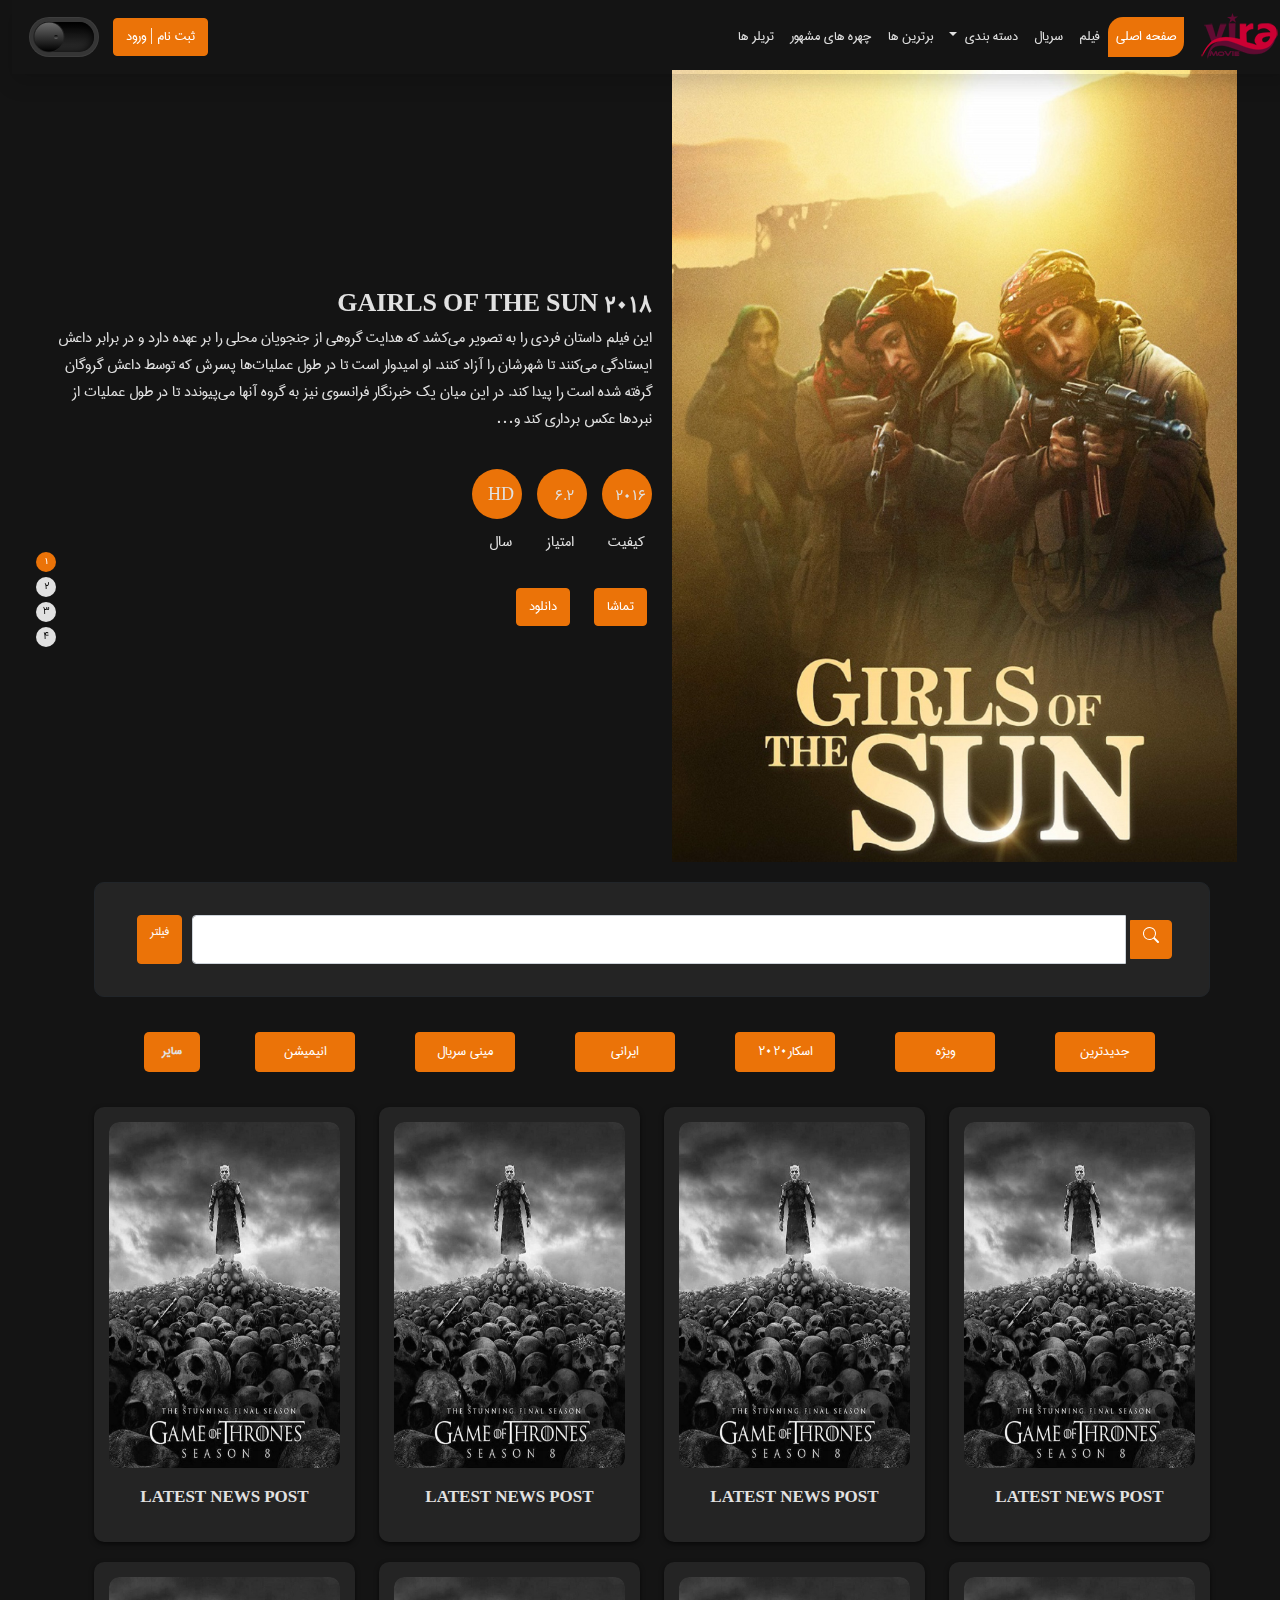
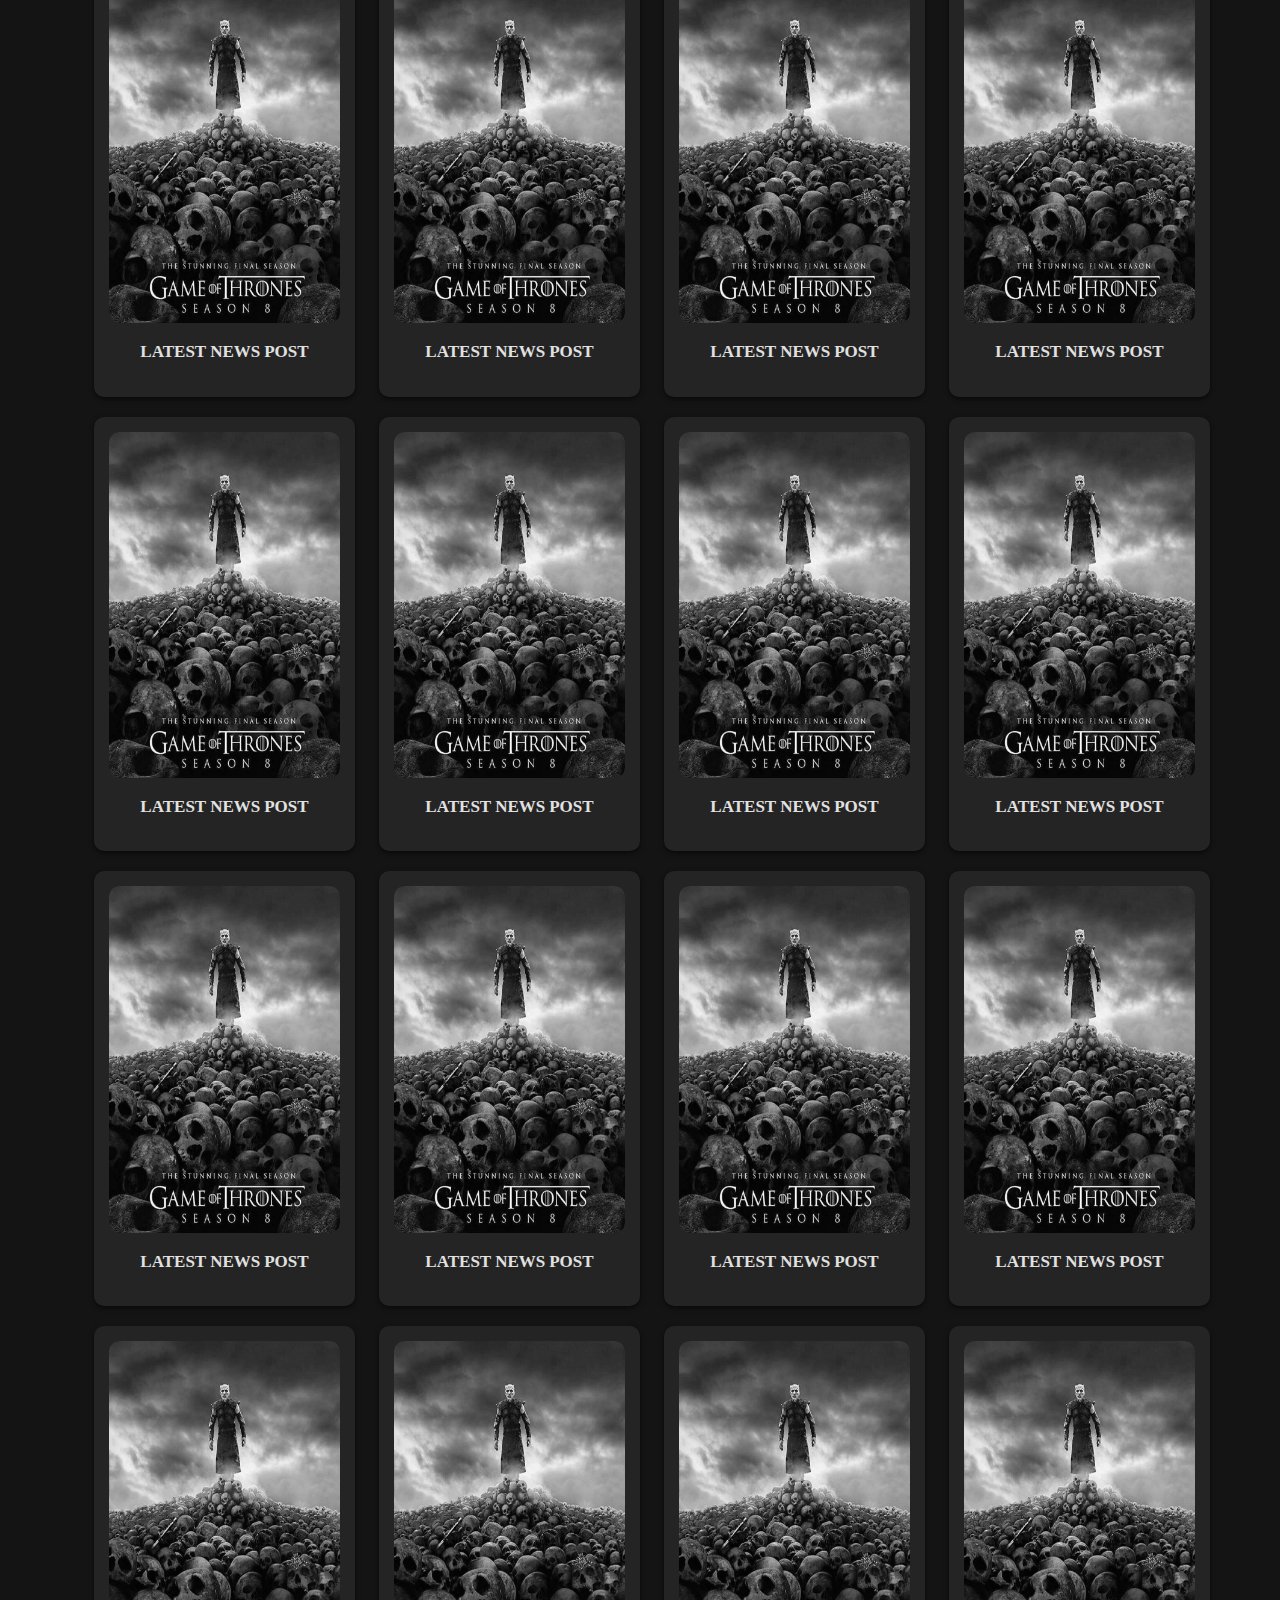
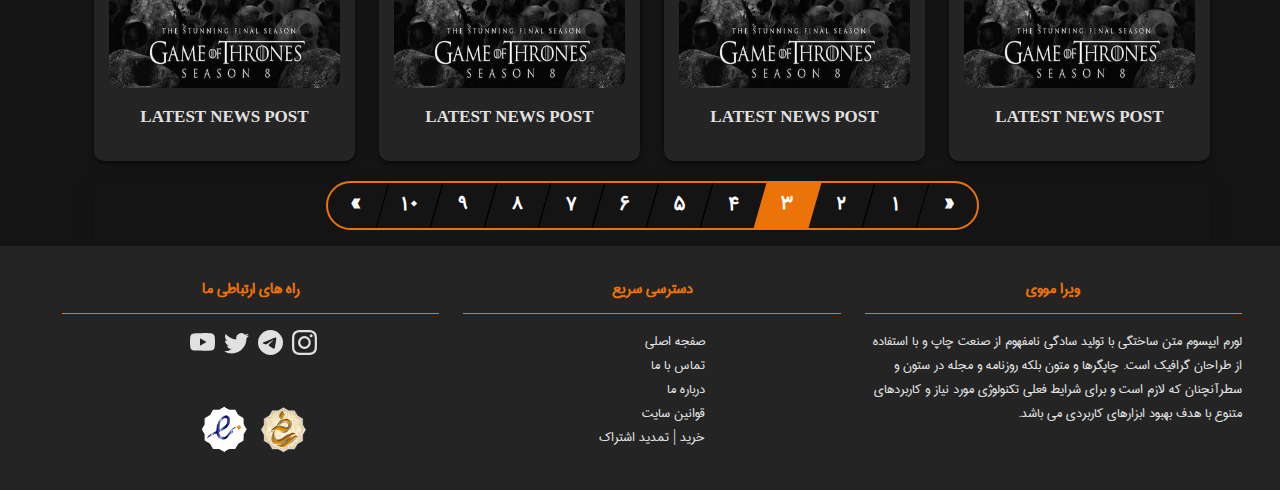
<file: filmArshive.html>
<!DOCTYPE html>
<html lang="en">

<head>
    <meta charset="utf-8">
    <meta http-equiv="X-UA-Compatible" content="IE=edge">
    <meta name="viewport" content="width=device-width, initial-scale=1">
    <title>v_filmArshive</title>
    <link type="text/css" rel="stylesheet" href="style.css">
    <link type="text/css" rel="stylesheet" href="css/bootstrap.rtl.min.css">
    <link type="text/css" rel="stylesheet" href="css/hover-min.css">
    <link rel="stylesheet" href="css/swiper-bundle.min.css" />
    <link href="img/TV.svg" rel="icon">
    <link href="img/TV.svg" rel="apple-touch-icon">
</head>

<body>
    <!--start navbar -->
    <nav class="navbar navbar-expand-lg fixed-top">
        <div class="container-fluid">
            <button class="navbar-toggler" type="button" data-bs-toggle="collapse" data-bs-target="#navbarTogglerDemo03" aria-controls="navbarTogglerDemo03" aria-expanded="false" aria-label="Toggle navigation">
            <span class="navbar-toggler-icon">
                <svg xmlns="http://www.w3.org/2000/svg" width="30" height="30" fill="#ee341b" class="bi bi-list" viewBox="0 0 16 16">
                    <path fill-rule="evenodd" d="M2.5 12a.5.5 0 0 1 .5-.5h10a.5.5 0 0 1 0 1H3a.5.5 0 0 1-.5-.5zm0-4a.5.5 0 0 1 .5-.5h10a.5.5 0 0 1 0 1H3a.5.5 0 0 1-.5-.5zm0-4a.5.5 0 0 1 .5-.5h10a.5.5 0 0 1 0 1H3a.5.5 0 0 1-.5-.5z"/>
                  </svg>
            </span>
          </button>
            <a class="navbar-brand" href="#"><img src="img/brand.png" alt=""></a>
            <div class="collapse navbar-collapse" id="navbarTogglerDemo03">
                <ul class="navbar-nav me-auto mb-2 mb-lg-0">
                    <li class="nav-item">
                        <a class="nav-link active" aria-current="page" href="#">صفحه اصلی</a>
                    </li>
                    <li class="nav-item">
                        <a class="nav-link" href="#">فیلم</a>
                    </li>
                    <li class="nav-item">
                        <a class="nav-link" href="#">سریال</a>
                    </li>
                    <li class="nav-item dropdown">
                        <a class="nav-link dropdown-toggle" href="#" id="navbarScrollingDropdown" role="button" data-bs-toggle="dropdown" aria-expanded="false">
                          دسته بندی
                        </a>
                        <ul class="dropdown-menu" aria-labelledby="navbarScrollingDropdown">
                            <li><a class="dropdown-item" href="#">دسته اول</a></li>
                            <li><a class="dropdown-item" href="#">دسته دوم</a></li>
                            <li><a class="dropdown-item" href="#">دسته سوم</a></li>
                        </ul>
                    </li>
                    <li class="nav-item">
                        <a class="nav-link" href="#">برترین ها</a>
                    </li>
                    <li class="nav-item">
                        <a class="nav-link" href="#">چهره های مشهور</a>
                    </li>
                    <li class="nav-item">
                        <a class="nav-link" href="#">تریلر ها</a>
                    </li>
                </ul>
                <div class="left_menu">
                    <button class="btn btn_orange" type="submit">ثبت نام | ورود</button>
                    <input type="checkbox" name="toggler" class="toggle_switch">
                </div>
            </div>
        </div>
    </nav>
    <!--end navbar -->
    <!--start swiper -->
    <div class="swiper-container mySwiper">
        <div class="swiper-wrapper">
            <div class="swiper-slide">
                <div class="col-md-6 col-sm-5 sw_img">
                    <img src="img/gairlsofthesun.jpg" alt="">
                </div>
                <div class="col-md-6 col-sm-6 sw_info">
                    <span class="titr_1">GAIRLS OF THE SUN 2018 </span>
                    <p class="text_right">این فیلم داستان فردی را به تصویر می‌کشد که هدایت گروهی از جنجویان محلی را بر عهده دارد و در برابر داعش ایستادگی می‌کنند تا شهرشان را آزاد کنند. او امیدوار است تا در طول عملیات‌ها پسرش که توسط داعش گروگان گرفته شده است را پیدا کند.
                        در این میان یک خبرنگار فرانسوی نیز به گروه آنها می‌پیوندد تا در طول عملیات از نبردها عکس‌ برداری کند و…</p>
                    <div class="score_box">
                        <div class="circle"></div>
                        <div class="circle"></div>
                        <div class="circle"></div>
                    </div>
                    <div class="score_title">
                        <span>کیفیت</span>
                        <span>امتیاز</span>
                        <span>سال</span>
                    </div>
                    <div class="score_value">
                        <span>HD</span>
                        <span>6.2</span>
                        <span>2016</span>
                    </div>
                    <ul class="poster_btn">
                        <li><a href="#" class="btn btn_orange">تماشا</a></li>
                        <li><a href="#" class="btn btn_orange">دانلود</a></li>
                    </ul>
                </div>
            </div>
            <div class="swiper-slide">
                <div class="col-sm-5 sw_img">
                    <img src="img/got.jpg" alt="">
                </div>
                <div class="col-sm-6 sw_info">
                    <span class="titr_1">GAIRLS OF THE SUN 2018 </span>
                    <p class="text_right">این فیلم داستان فردی را به تصویر می‌کشد که هدایت گروهی از جنجویان محلی را بر عهده دارد و در برابر داعش ایستادگی می‌کنند تا شهرشان را آزاد کنند. او امیدوار است تا در طول عملیات‌ها پسرش که توسط داعش گروگان گرفته شده است را پیدا کند.
                        در این میان یک خبرنگار فرانسوی نیز به گروه آنها می‌پیوندد تا در طول عملیات از نبردها عکس‌ برداری کند و…</p>
                    <div class="score_box">
                        <div class="circle"></div>
                        <div class="circle"></div>
                        <div class="circle"></div>
                    </div>
                    <div class="score_title">
                        <span>کیفیت</span>
                        <span>امتیاز</span>
                        <span>سال</span>
                    </div>
                    <div class="score_value">
                        <span>HD</span>
                        <span>6.2</span>
                        <span>2016</span>
                    </div>
                    <ul class="poster_btn">
                        <li class="btn btn_orange"><a href="#">تماشا</a></li>
                        <li class="btn btn_orange"><a href="#">دانلود</a></li>
                    </ul>
                </div>
            </div>
            <div class="swiper-slide">
                <div class="col-sm-5 sw_img">
                    <img src="img/cherry.jpg" alt="">
                </div>
                <div class="col-sm-6 sw_info">
                    <span class="titr_1">GAIRLS OF THE SUN 2018 </span>
                    <p class="text_right">این فیلم داستان فردی را به تصویر می‌کشد که هدایت گروهی از جنجویان محلی را بر عهده دارد و در برابر داعش ایستادگی می‌کنند تا شهرشان را آزاد کنند. او امیدوار است تا در طول عملیات‌ها پسرش که توسط داعش گروگان گرفته شده است را پیدا کند.
                        در این میان یک خبرنگار فرانسوی نیز به گروه آنها می‌پیوندد تا در طول عملیات از نبردها عکس‌ برداری کند و…</p>
                    <div class="score_box">
                        <div class="circle"></div>
                        <div class="circle"></div>
                        <div class="circle"></div>
                    </div>
                    <div class="score_title">
                        <span>کیفیت</span>
                        <span>امتیاز</span>
                        <span>سال</span>
                    </div>
                    <div class="score_value">
                        <span>HD</span>
                        <span>6.2</span>
                        <span>2016</span>
                    </div>
                    <ul class="poster_btn">
                        <li class="btn btn_orange"><a href="#">تماشا</a></li>
                        <li class="btn btn_orange"><a href="#">دانلود</a></li>
                    </ul>
                </div>
            </div>
            <div class="swiper-slide">
                <div class="col-sm-5 sw_img">
                    <img src="img/joker2.jpg" alt="">
                </div>
                <div class="col-sm-6 sw_info">
                    <span class="titr_1">GAIRLS OF THE SUN 2018 </span>
                    <p class="text_right">این فیلم داستان فردی را به تصویر می‌کشد که هدایت گروهی از جنجویان محلی را بر عهده دارد و در برابر داعش ایستادگی می‌کنند تا شهرشان را آزاد کنند. او امیدوار است تا در طول عملیات‌ها پسرش که توسط داعش گروگان گرفته شده است را پیدا کند.
                        در این میان یک خبرنگار فرانسوی نیز به گروه آنها می‌پیوندد تا در طول عملیات از نبردها عکس‌ برداری کند و…</p>
                    <div class="score_box">
                        <div class="circle"></div>
                        <div class="circle"></div>
                        <div class="circle"></div>
                    </div>
                    <div class="score_title">
                        <span>کیفیت</span>
                        <span>امتیاز</span>
                        <span>سال</span>
                    </div>
                    <div class="score_value">
                        <span>HD</span>
                        <span>6.2</span>
                        <span>2016</span>
                    </div>
                    <ul class="poster_btn">
                        <li class="btn btn_orange"><a href="#">تماشا</a></li>
                        <li class="btn btn_orange"><a href="#">دانلود</a></li>
                    </ul>
                </div>
            </div>
        </div>
        <div class="swiper-pagination"></div>
    </div>
    <!--end swiper -->
    <div class="container">
        <!--start advansed search -->
        <div class="searchBox">
            <div class="searchContainer">
                <div class="input-group">
                    <button class="btn btn_orange" onclick=" getResults() ">
                        <svg xmlns="http://www.w3.org/2000/svg" width="16" height="16" fill="currentColor" class="bi bi-search" viewBox="0 0 16 16">
                            <path d="M11.742 10.344a6.5 6.5 0 1 0-1.397 1.398h-.001c.03.04.062.078.098.115l3.85 3.85a1 1 0 0 0 1.415-1.414l-3.85-3.85a1.007 1.007 0 0 0-.115-.1zM12 6.5a5.5 5.5 0 1 1-11 0 5.5 5.5 0 0 1 11 0z"/>
                        </svg>
                    </button>
                    <input type="text" class="form-control">
                </div>
                <a href="#" class="btn btn_orange" onclick="toggleFilters() ">
                فیلتر
            </a>
            </div>
            <div class="filtersContainer " id="FiltersBox ">
                <span class="desc">جست و جوی پیشرفته</span>
                <div class="row">
                    <div class="col-lg-4 col-md-4 col-sm-6 input-field">
                        <div class="input-select">
                            <select data-trigger="" name="choices-single-defaul">
                                    <option placeholder="" value="">تجهیزات جانبی</option>
                                    <option>زیرشاخه 1</option>
                                    <option>زیرشاخه 2</option>
                                </select>
                        </div>
                    </div>
                    <div class="col-lg-4 col-md-4 col-sm-6 input-field">
                        <div class="input-select">
                            <select data-trigger="" name="choices-single-defaul">
                                <option placeholder="" value="">رنگ</option>
                                <option>زیرشاخه 1</option>
                                <option>زیرشاخه 2</option>
                            </select>
                        </div>
                    </div>
                    <div class="col-lg-4 col-md-4 col-sm-6 input-field">
                        <div class="input-select">
                            <select data-trigger="" name="choices-single-defaul">
                                <option placeholder="" value="">اندازه</option>
                                <option>زیرشاخه 1</option>
                                <option>زیرشاخه 2</option>
                            </select>
                        </div>
                    </div>
                    <div class="col-lg-4 col-md-4 col-sm-6 input-field">
                        <div class="input-select">
                            <select data-trigger="" name="choices-single-defaul">
                                <option placeholder="" value="">فروش</option>
                                <option>زیرشاخه 1</option>
                                <option>زیرشاخه 2</option>
                            </select>
                        </div>
                    </div>
                    <div class="col-lg-4 col-md-4 col-sm-6 input-field">
                        <div class="input-select">
                            <select data-trigger="" name="choices-single-defaul">
                                <option placeholder="" value="">زمان</option>
                                <option>آخرین بار</option>
                                <option>امروز</option>
                                <option>این هفته</option>
                                <option>این ماه</option>
                                <option>این سال</option>
                            </select>
                        </div>
                    </div>
                    <div class="col-lg-4 col-md-4 col-sm-6 input-field">
                        <div class="input-select">
                            <select data-trigger="" name="choices-single-defaul">
                                <option placeholder="" value="">نوع</option>
                                <option>زیرشاخه 1</option>
                                <option>زیرشاخه 2</option>
                            </select>
                        </div>
                    </div>
                    <div class="col-lg-4 col-md-4 col-sm-6 input-field">
                        <div class="input-select">
                            <select data-trigger="" name="choices-single-defaul">
                                <option placeholder="" value="">فروش</option>
                                <option>زیرشاخه 1</option>
                                <option>زیرشاخه 2</option>
                            </select>
                        </div>
                    </div>
                    <div class="col-lg-4 col-md-4 col-sm-6 input-field">
                        <div class="input-select">
                            <select data-trigger="" name="choices-single-defaul">
                                <option placeholder="" value="">زمان</option>
                                <option>آخرین بار</option>
                                <option>امروز</option>
                                <option>این هفته</option>
                                <option>این ماه</option>
                                <option>این سال</option>
                            </select>
                        </div>
                    </div>
                    <div class="col-lg-4 col-md-4 col-sm-6 input-field">
                        <div class="input-select">
                            <select data-trigger="" name="choices-single-defaul">
                                <option placeholder="" value="">نوع</option>
                                <option>زیرشاخه 1</option>
                                <option>زیرشاخه 2</option>
                            </select>
                        </div>
                    </div>
                </div>
                <div class="row">
                    <div class="input-field">
                        <div class="group-btn">
                            <button class="btn btn_orange">جست و جو</button>
                            <button class="btn btn_orange" id="delete">حذف</button>
                        </div>
                        <div class="result-count">
                            نتیجه جست و جو <span>108 </span>
                        </div>
                    </div>
                </div>
            </div>
        </div>
        <!--end advansed search -->

        <!--start division tabs -->
        <div class="nav movie_division" id="pills-tab-1" role="tablist">
            <button class="btn btn_orange active" data-bs-toggle="pill" data-bs-target="#newest" role="tab" aria-selected="true">
            جدیدترین
        </button>
            <button class="btn btn_orange" data-bs-toggle="pill" data-bs-target="#special" role="tab" aria-selected="false">
            ویژه
        </button>
            <button class="btn btn_orange" data-bs-toggle="pill" data-bs-target="#oscar2020" role="tab" aria-selected="false">
            اسکار2020
        </button>
            <button class="btn btn_orange" data-bs-toggle="pill" data-bs-target="#iranian" role="tab" aria-selected="false">
            ایرانی
        </button>
            <button class="btn btn_orange" data-bs-toggle="pill" data-bs-target="#miniseries" role="tab" aria-selected="false">
            مینی سریال
        </button>
            <button class="btn btn_orange" data-bs-toggle="pill" data-bs-target="#animations" role="tab" aria-selected="false">
            انیمیشن
        </button>
            <select class="btn btn_orange" data-trigger="" name="choices-single-defaul">
                    <option placeholder="" value="">سایر</option>
                    <option>مستند</option>
                    <option>برترین</option>
                </select>
        </div>
        <div class="tab-content" id="v-pills-tabContent-1">
            <div class="tab-pane fade show active" id="newest" role="tabpanel">
                <div class="row">
                    <div class="col-lg-3 col-md-3 col-sm-6">
                        <div class="movie_box">
                            <div class="hvr_img">
                                <a href="#"><img src="img/got.jpg" alt=""></a>
                            </div>
                            <h3 class="movie_title"><a href="#">Latest News Post</a></h3>
                            <div class="movie_content">
                                <p class="movie_description">
                                    لورم ایپسوم متن ساختگی با تولید سادگی نامفهوم از صنعت چاپ و با استفاده از طراحان گرافیک است چاپگرها و متون بلکه روزنامه و مجله در ستون و سطرآنچنان که لازم است و برای شرایط فعلی تکنولوژی مورد نیاز
                                </p>
                                <a href="#" class="btn btn_orange movie_bar">ادامه مطلب...</a>
                            </div>
                        </div>
                    </div>
                    <div class="col-lg-3 col-md-3 col-sm-6">
                        <div class="movie_box">
                            <div class="hvr_img">
                                <a href="#"><img src="img/got.jpg" alt=""></a>
                            </div>
                            <h3 class="movie_title"><a href="#">Latest News Post</a></h3>
                            <div class="movie_content">
                                <p class="movie_description">
                                    لورم ایپسوم متن ساختگی با تولید سادگی نامفهوم از صنعت چاپ و با استفاده از طراحان گرافیک است چاپگرها و متون بلکه روزنامه و مجله در ستون و سطرآنچنان که لازم است و برای شرایط فعلی تکنولوژی مورد نیاز
                                </p>
                                <a href="#" class="btn btn_orange movie_bar">ادامه مطلب...</a>
                            </div>
                        </div>
                    </div>
                    <div class="col-lg-3 col-md-3 col-sm-6">
                        <div class="movie_box">
                            <div class="hvr_img">
                                <a href="#"><img src="img/got.jpg" alt=""></a>
                            </div>
                            <h3 class="movie_title"><a href="#">Latest News Post</a></h3>
                            <div class="movie_content">
                                <p class="movie_description">
                                    لورم ایپسوم متن ساختگی با تولید سادگی نامفهوم از صنعت چاپ و با استفاده از طراحان گرافیک است چاپگرها و متون بلکه روزنامه و مجله در ستون و سطرآنچنان که لازم است و برای شرایط فعلی تکنولوژی مورد نیاز
                                </p>
                                <a href="#" class="btn btn_orange movie_bar">ادامه مطلب...</a>
                            </div>
                        </div>
                    </div>
                    <div class="col-lg-3 col-md-3 col-sm-6">
                        <div class="movie_box">
                            <div class="hvr_img">
                                <a href="#"><img src="img/got.jpg" alt=""></a>
                            </div>
                            <h3 class="movie_title"><a href="#">Latest News Post</a></h3>
                            <div class="movie_content">
                                <p class="movie_description">
                                    لورم ایپسوم متن ساختگی با تولید سادگی نامفهوم از صنعت چاپ و با استفاده از طراحان گرافیک است چاپگرها و متون بلکه روزنامه و مجله در ستون و سطرآنچنان که لازم است و برای شرایط فعلی تکنولوژی مورد نیاز
                                </p>
                                <a href="#" class="btn btn_orange movie_bar">ادامه مطلب...</a>
                            </div>
                        </div>
                    </div>
                    <div class="col-lg-3 col-md-3 col-sm-6">
                        <div class="movie_box">
                            <div class="hvr_img">
                                <a href="#"><img src="img/got.jpg" alt=""></a>
                            </div>
                            <h3 class="movie_title"><a href="#">Latest News Post</a></h3>
                            <div class="movie_content">
                                <p class="movie_description">
                                    لورم ایپسوم متن ساختگی با تولید سادگی نامفهوم از صنعت چاپ و با استفاده از طراحان گرافیک است چاپگرها و متون بلکه روزنامه و مجله در ستون و سطرآنچنان که لازم است و برای شرایط فعلی تکنولوژی مورد نیاز
                                </p>
                                <a href="#" class="btn btn_orange movie_bar">ادامه مطلب...</a>
                            </div>
                        </div>
                    </div>
                    <div class="col-lg-3 col-md-3 col-sm-6">
                        <div class="movie_box">
                            <div class="hvr_img">
                                <a href="#"><img src="img/got.jpg" alt=""></a>
                            </div>
                            <h3 class="movie_title"><a href="#">Latest News Post</a></h3>
                            <div class="movie_content">
                                <p class="movie_description">
                                    لورم ایپسوم متن ساختگی با تولید سادگی نامفهوم از صنعت چاپ و با استفاده از طراحان گرافیک است چاپگرها و متون بلکه روزنامه و مجله در ستون و سطرآنچنان که لازم است و برای شرایط فعلی تکنولوژی مورد نیاز
                                </p>
                                <a href="#" class="btn btn_orange movie_bar">ادامه مطلب...</a>
                            </div>
                        </div>
                    </div>
                    <div class="col-lg-3 col-md-3 col-sm-6">
                        <div class="movie_box">
                            <div class="hvr_img">
                                <a href="#"><img src="img/got.jpg" alt=""></a>
                            </div>
                            <h3 class="movie_title"><a href="#">Latest News Post</a></h3>
                            <div class="movie_content">
                                <p class="movie_description">
                                    لورم ایپسوم متن ساختگی با تولید سادگی نامفهوم از صنعت چاپ و با استفاده از طراحان گرافیک است چاپگرها و متون بلکه روزنامه و مجله در ستون و سطرآنچنان که لازم است و برای شرایط فعلی تکنولوژی مورد نیاز
                                </p>
                                <a href="#" class="btn btn_orange movie_bar">ادامه مطلب...</a>
                            </div>
                        </div>
                    </div>
                    <div class="col-lg-3 col-md-3 col-sm-6">
                        <div class="movie_box">
                            <div class="hvr_img">
                                <a href="#"><img src="img/got.jpg" alt=""></a>
                            </div>
                            <h3 class="movie_title"><a href="#">Latest News Post</a></h3>
                            <div class="movie_content">
                                <p class="movie_description">
                                    لورم ایپسوم متن ساختگی با تولید سادگی نامفهوم از صنعت چاپ و با استفاده از طراحان گرافیک است چاپگرها و متون بلکه روزنامه و مجله در ستون و سطرآنچنان که لازم است و برای شرایط فعلی تکنولوژی مورد نیاز
                                </p>
                                <a href="#" class="btn btn_orange movie_bar">ادامه مطلب...</a>
                            </div>
                        </div>
                    </div>
                    <div class="col-lg-3 col-md-3 col-sm-6">
                        <div class="movie_box">
                            <div class="hvr_img">
                                <a href="#"><img src="img/got.jpg" alt=""></a>
                            </div>
                            <h3 class="movie_title"><a href="#">Latest News Post</a></h3>
                            <div class="movie_content">
                                <p class="movie_description">
                                    لورم ایپسوم متن ساختگی با تولید سادگی نامفهوم از صنعت چاپ و با استفاده از طراحان گرافیک است چاپگرها و متون بلکه روزنامه و مجله در ستون و سطرآنچنان که لازم است و برای شرایط فعلی تکنولوژی مورد نیاز
                                </p>
                                <a href="#" class="btn btn_orange movie_bar">ادامه مطلب...</a>
                            </div>
                        </div>
                    </div>
                    <div class="col-lg-3 col-md-3 col-sm-6">
                        <div class="movie_box">
                            <div class="hvr_img">
                                <a href="#"><img src="img/got.jpg" alt=""></a>
                            </div>
                            <h3 class="movie_title"><a href="#">Latest News Post</a></h3>
                            <div class="movie_content">
                                <p class="movie_description">
                                    لورم ایپسوم متن ساختگی با تولید سادگی نامفهوم از صنعت چاپ و با استفاده از طراحان گرافیک است چاپگرها و متون بلکه روزنامه و مجله در ستون و سطرآنچنان که لازم است و برای شرایط فعلی تکنولوژی مورد نیاز
                                </p>
                                <a href="#" class="btn btn_orange movie_bar">ادامه مطلب...</a>
                            </div>
                        </div>
                    </div>
                    <div class="col-lg-3 col-md-3 col-sm-6">
                        <div class="movie_box">
                            <div class="hvr_img">
                                <a href="#"><img src="img/got.jpg" alt=""></a>
                            </div>
                            <h3 class="movie_title"><a href="#">Latest News Post</a></h3>
                            <div class="movie_content">
                                <p class="movie_description">
                                    لورم ایپسوم متن ساختگی با تولید سادگی نامفهوم از صنعت چاپ و با استفاده از طراحان گرافیک است چاپگرها و متون بلکه روزنامه و مجله در ستون و سطرآنچنان که لازم است و برای شرایط فعلی تکنولوژی مورد نیاز
                                </p>
                                <a href="#" class="btn btn_orange movie_bar">ادامه مطلب...</a>
                            </div>
                        </div>
                    </div>
                    <div class="col-lg-3 col-md-3 col-sm-6">
                        <div class="movie_box">
                            <div class="hvr_img">
                                <a href="#"><img src="img/got.jpg" alt=""></a>
                            </div>
                            <h3 class="movie_title"><a href="#">Latest News Post</a></h3>
                            <div class="movie_content">
                                <p class="movie_description">
                                    لورم ایپسوم متن ساختگی با تولید سادگی نامفهوم از صنعت چاپ و با استفاده از طراحان گرافیک است چاپگرها و متون بلکه روزنامه و مجله در ستون و سطرآنچنان که لازم است و برای شرایط فعلی تکنولوژی مورد نیاز
                                </p>
                                <a href="#" class="btn btn_orange movie_bar">ادامه مطلب...</a>
                            </div>
                        </div>
                    </div>
                    <div class="col-lg-3 col-md-3 col-sm-6">
                        <div class="movie_box">
                            <div class="hvr_img">
                                <a href="#"><img src="img/got.jpg" alt=""></a>
                            </div>
                            <h3 class="movie_title"><a href="#">Latest News Post</a></h3>
                            <div class="movie_content">
                                <p class="movie_description">
                                    لورم ایپسوم متن ساختگی با تولید سادگی نامفهوم از صنعت چاپ و با استفاده از طراحان گرافیک است چاپگرها و متون بلکه روزنامه و مجله در ستون و سطرآنچنان که لازم است و برای شرایط فعلی تکنولوژی مورد نیاز
                                </p>
                                <a href="#" class="btn btn_orange movie_bar">ادامه مطلب...</a>
                            </div>
                        </div>
                    </div>
                    <div class="col-lg-3 col-md-3 col-sm-6">
                        <div class="movie_box">
                            <div class="hvr_img">
                                <a href="#"><img src="img/got.jpg" alt=""></a>
                            </div>
                            <h3 class="movie_title"><a href="#">Latest News Post</a></h3>
                            <div class="movie_content">
                                <p class="movie_description">
                                    لورم ایپسوم متن ساختگی با تولید سادگی نامفهوم از صنعت چاپ و با استفاده از طراحان گرافیک است چاپگرها و متون بلکه روزنامه و مجله در ستون و سطرآنچنان که لازم است و برای شرایط فعلی تکنولوژی مورد نیاز
                                </p>
                                <a href="#" class="btn btn_orange movie_bar">ادامه مطلب...</a>
                            </div>
                        </div>
                    </div>
                    <div class="col-lg-3 col-md-3 col-sm-6">
                        <div class="movie_box">
                            <div class="hvr_img">
                                <a href="#"><img src="img/got.jpg" alt=""></a>
                            </div>
                            <h3 class="movie_title"><a href="#">Latest News Post</a></h3>
                            <div class="movie_content">
                                <p class="movie_description">
                                    لورم ایپسوم متن ساختگی با تولید سادگی نامفهوم از صنعت چاپ و با استفاده از طراحان گرافیک است چاپگرها و متون بلکه روزنامه و مجله در ستون و سطرآنچنان که لازم است و برای شرایط فعلی تکنولوژی مورد نیاز
                                </p>
                                <a href="#" class="btn btn_orange movie_bar">ادامه مطلب...</a>
                            </div>
                        </div>
                    </div>
                    <div class="col-lg-3 col-md-3 col-sm-6">
                        <div class="movie_box">
                            <div class="hvr_img">
                                <a href="#"><img src="img/got.jpg" alt=""></a>
                            </div>
                            <h3 class="movie_title"><a href="#">Latest News Post</a></h3>
                            <div class="movie_content">
                                <p class="movie_description">
                                    لورم ایپسوم متن ساختگی با تولید سادگی نامفهوم از صنعت چاپ و با استفاده از طراحان گرافیک است چاپگرها و متون بلکه روزنامه و مجله در ستون و سطرآنچنان که لازم است و برای شرایط فعلی تکنولوژی مورد نیاز
                                </p>
                                <a href="#" class="btn btn_orange movie_bar">ادامه مطلب...</a>
                            </div>
                        </div>
                    </div>
                    <div class="col-lg-3 col-md-3 col-sm-6">
                        <div class="movie_box">
                            <div class="hvr_img">
                                <a href="#"><img src="img/got.jpg" alt=""></a>
                            </div>
                            <h3 class="movie_title"><a href="#">Latest News Post</a></h3>
                            <div class="movie_content">
                                <p class="movie_description">
                                    لورم ایپسوم متن ساختگی با تولید سادگی نامفهوم از صنعت چاپ و با استفاده از طراحان گرافیک است چاپگرها و متون بلکه روزنامه و مجله در ستون و سطرآنچنان که لازم است و برای شرایط فعلی تکنولوژی مورد نیاز
                                </p>
                                <a href="#" class="btn btn_orange movie_bar">ادامه مطلب...</a>
                            </div>
                        </div>
                    </div>
                    <div class="col-lg-3 col-md-3 col-sm-6">
                        <div class="movie_box">
                            <div class="hvr_img">
                                <a href="#"><img src="img/got.jpg" alt=""></a>
                            </div>
                            <h3 class="movie_title"><a href="#">Latest News Post</a></h3>
                            <div class="movie_content">
                                <p class="movie_description">
                                    لورم ایپسوم متن ساختگی با تولید سادگی نامفهوم از صنعت چاپ و با استفاده از طراحان گرافیک است چاپگرها و متون بلکه روزنامه و مجله در ستون و سطرآنچنان که لازم است و برای شرایط فعلی تکنولوژی مورد نیاز
                                </p>
                                <a href="#" class="btn btn_orange movie_bar">ادامه مطلب...</a>
                            </div>
                        </div>
                    </div>
                    <div class="col-lg-3 col-md-3 col-sm-6">
                        <div class="movie_box">
                            <div class="hvr_img">
                                <a href="#"><img src="img/got.jpg" alt=""></a>
                            </div>
                            <h3 class="movie_title"><a href="#">Latest News Post</a></h3>
                            <div class="movie_content">
                                <p class="movie_description">
                                    لورم ایپسوم متن ساختگی با تولید سادگی نامفهوم از صنعت چاپ و با استفاده از طراحان گرافیک است چاپگرها و متون بلکه روزنامه و مجله در ستون و سطرآنچنان که لازم است و برای شرایط فعلی تکنولوژی مورد نیاز
                                </p>
                                <a href="#" class="btn btn_orange movie_bar">ادامه مطلب...</a>
                            </div>
                        </div>
                    </div>
                    <div class="col-lg-3 col-md-3 col-sm-6">
                        <div class="movie_box">
                            <div class="hvr_img">
                                <a href="#"><img src="img/got.jpg" alt=""></a>
                            </div>
                            <h3 class="movie_title"><a href="#">Latest News Post</a></h3>
                            <div class="movie_content">
                                <p class="movie_description">
                                    لورم ایپسوم متن ساختگی با تولید سادگی نامفهوم از صنعت چاپ و با استفاده از طراحان گرافیک است چاپگرها و متون بلکه روزنامه و مجله در ستون و سطرآنچنان که لازم است و برای شرایط فعلی تکنولوژی مورد نیاز
                                </p>
                                <a href="#" class="btn btn_orange movie_bar">ادامه مطلب...</a>
                            </div>
                        </div>
                    </div>
                </div>
            </div>
            <div class="tab-pane fade" id="special" role="tabpanel">
                <div class="row">
                    <div class="col-lg-3 col-md-3 col-sm-6">
                        <div class="movie_box">
                            <div class="hvr_img">
                                <a href="#"><img src="img/gairlsofthesun.jpg" alt=""></a>
                            </div>
                            <h3 class="movie_title"><a href="#">Latest News Post</a></h3>
                            <div class="movie_content">
                                <p class="movie_description">
                                    لورم ایپسوم متن ساختگی با تولید سادگی نامفهوم از صنعت چاپ و با استفاده از طراحان گرافیک است چاپگرها و متون بلکه روزنامه و مجله در ستون و سطرآنچنان که لازم است و برای شرایط فعلی تکنولوژی مورد نیاز
                                </p>
                                <a href="#" class="btn btn_orange movie_bar">ادامه مطلب...</a>
                            </div>
                        </div>
                    </div>
                    <div class="col-lg-3 col-md-3 col-sm-6">
                        <div class="movie_box">
                            <div class="hvr_img">
                                <a href="#"><img src="img/gairlsofthesun.jpg" alt=""></a>
                            </div>
                            <h3 class="movie_title"><a href="#">Latest News Post</a></h3>
                            <div class="movie_content">
                                <p class="movie_description">
                                    لورم ایپسوم متن ساختگی با تولید سادگی نامفهوم از صنعت چاپ و با استفاده از طراحان گرافیک است چاپگرها و متون بلکه روزنامه و مجله در ستون و سطرآنچنان که لازم است و برای شرایط فعلی تکنولوژی مورد نیاز
                                </p>
                                <a href="#" class="btn btn_orange movie_bar">ادامه مطلب...</a>
                            </div>
                        </div>
                    </div>
                    <div class="col-lg-3 col-md-3 col-sm-6">
                        <div class="movie_box">
                            <div class="hvr_img">
                                <a href="#"><img src="img/gairlsofthesun.jpg" alt=""></a>
                            </div>
                            <h3 class="movie_title"><a href="#">Latest News Post</a></h3>
                            <div class="movie_content">
                                <p class="movie_description">
                                    لورم ایپسوم متن ساختگی با تولید سادگی نامفهوم از صنعت چاپ و با استفاده از طراحان گرافیک است چاپگرها و متون بلکه روزنامه و مجله در ستون و سطرآنچنان که لازم است و برای شرایط فعلی تکنولوژی مورد نیاز
                                </p>
                                <a href="#" class="btn btn_orange movie_bar">ادامه مطلب...</a>
                            </div>
                        </div>
                    </div>
                    <div class="col-lg-3 col-md-3 col-sm-6">
                        <div class="movie_box">
                            <div class="hvr_img">
                                <a href="#"><img src="img/gairlsofthesun.jpg" alt=""></a>
                            </div>
                            <h3 class="movie_title"><a href="#">Latest News Post</a></h3>
                            <div class="movie_content">
                                <p class="movie_description">
                                    لورم ایپسوم متن ساختگی با تولید سادگی نامفهوم از صنعت چاپ و با استفاده از طراحان گرافیک است چاپگرها و متون بلکه روزنامه و مجله در ستون و سطرآنچنان که لازم است و برای شرایط فعلی تکنولوژی مورد نیاز
                                </p>
                                <a href="#" class="btn btn_orange movie_bar">ادامه مطلب...</a>
                            </div>
                        </div>
                    </div>
                </div>
            </div>
            <div class="tab-pane fade" id="oscar2020" role="tabpanel">
                <div class="row">
                    <div class="col-lg-3 col-md-3 col-sm-6">
                        <div class="movie_box">
                            <div class="hvr_img">
                                <a href="#"><img src="img/cherry.jpg" alt=""></a>
                            </div>
                            <h3 class="movie_title"><a href="#">Latest News Post</a></h3>
                            <div class="movie_content">
                                <p class="movie_description">
                                    لورم ایپسوم متن ساختگی با تولید سادگی نامفهوم از صنعت چاپ و با استفاده از طراحان گرافیک است چاپگرها و متون بلکه روزنامه و مجله در ستون و سطرآنچنان که لازم است و برای شرایط فعلی تکنولوژی مورد نیاز
                                </p>
                                <a href="#" class="btn btn_orange movie_bar">ادامه مطلب...</a>
                            </div>
                        </div>
                    </div>
                    <div class="col-lg-3 col-md-3 col-sm-6">
                        <div class="movie_box">
                            <div class="hvr_img">
                                <a href="#"><img src="img/cherry.jpg" alt=""></a>
                            </div>
                            <h3 class="movie_title"><a href="#">Latest News Post</a></h3>
                            <div class="movie_content">
                                <p class="movie_description">
                                    لورم ایپسوم متن ساختگی با تولید سادگی نامفهوم از صنعت چاپ و با استفاده از طراحان گرافیک است چاپگرها و متون بلکه روزنامه و مجله در ستون و سطرآنچنان که لازم است و برای شرایط فعلی تکنولوژی مورد نیاز
                                </p>
                                <a href="#" class="btn btn_orange movie_bar">ادامه مطلب...</a>
                            </div>
                        </div>
                    </div>
                    <div class="col-lg-3 col-md-3 col-sm-6">
                        <div class="movie_box">
                            <div class="hvr_img">
                                <a href="#"><img src="img/cherry.jpg" alt=""></a>
                            </div>
                            <h3 class="movie_title"><a href="#">Latest News Post</a></h3>
                            <div class="movie_content">
                                <p class="movie_description">
                                    لورم ایپسوم متن ساختگی با تولید سادگی نامفهوم از صنعت چاپ و با استفاده از طراحان گرافیک است چاپگرها و متون بلکه روزنامه و مجله در ستون و سطرآنچنان که لازم است و برای شرایط فعلی تکنولوژی مورد نیاز
                                </p>
                                <a href="#" class="btn btn_orange movie_bar">ادامه مطلب...</a>
                            </div>
                        </div>
                    </div>
                    <div class="col-lg-3 col-md-3 col-sm-6">
                        <div class="movie_box">
                            <div class="hvr_img">
                                <a href="#"><img src="img/cherry.jpg" alt=""></a>
                            </div>
                            <h3 class="movie_title"><a href="#">Latest News Post</a></h3>
                            <div class="movie_content">
                                <p class="movie_description">
                                    لورم ایپسوم متن ساختگی با تولید سادگی نامفهوم از صنعت چاپ و با استفاده از طراحان گرافیک است چاپگرها و متون بلکه روزنامه و مجله در ستون و سطرآنچنان که لازم است و برای شرایط فعلی تکنولوژی مورد نیاز
                                </p>
                                <a href="#" class="btn btn_orange movie_bar">ادامه مطلب...</a>
                            </div>
                        </div>
                    </div>
                </div>
            </div>
            <div class="tab-pane fade" id="iranian" role="tabpanel">
                <div class="row">
                    <div class="col-lg-3 col-md-3 col-sm-6">
                        <div class="movie_box">
                            <div class="hvr_img">
                                <a href="#"><img src="img/joker2.jpg" alt=""></a>
                            </div>
                            <h3 class="movie_title"><a href="#">Latest News Post</a></h3>
                            <div class="movie_content">
                                <p class="movie_description">
                                    لورم ایپسوم متن ساختگی با تولید سادگی نامفهوم از صنعت چاپ و با استفاده از طراحان گرافیک است چاپگرها و متون بلکه روزنامه و مجله در ستون و سطرآنچنان که لازم است و برای شرایط فعلی تکنولوژی مورد نیاز
                                </p>
                                <a href="#" class="btn btn_orange movie_bar">ادامه مطلب...</a>
                            </div>
                        </div>
                    </div>
                    <div class="col-lg-3 col-md-3 col-sm-6">
                        <div class="movie_box">
                            <div class="hvr_img">
                                <a href="#"><img src="img/joker2.jpg" alt=""></a>
                            </div>
                            <h3 class="movie_title"><a href="#">Latest News Post</a></h3>
                            <div class="movie_content">
                                <p class="movie_description">
                                    لورم ایپسوم متن ساختگی با تولید سادگی نامفهوم از صنعت چاپ و با استفاده از طراحان گرافیک است چاپگرها و متون بلکه روزنامه و مجله در ستون و سطرآنچنان که لازم است و برای شرایط فعلی تکنولوژی مورد نیاز
                                </p>
                                <a href="#" class="btn btn_orange movie_bar">ادامه مطلب...</a>
                            </div>
                        </div>
                    </div>
                    <div class="col-lg-3 col-md-3 col-sm-6">
                        <div class="movie_box">
                            <div class="hvr_img">
                                <a href="#"><img src="img/joker2.jpg" alt=""></a>
                            </div>
                            <h3 class="movie_title"><a href="#">Latest News Post</a></h3>
                            <div class="movie_content">
                                <p class="movie_description">
                                    لورم ایپسوم متن ساختگی با تولید سادگی نامفهوم از صنعت چاپ و با استفاده از طراحان گرافیک است چاپگرها و متون بلکه روزنامه و مجله در ستون و سطرآنچنان که لازم است و برای شرایط فعلی تکنولوژی مورد نیاز
                                </p>
                                <a href="#" class="btn btn_orange movie_bar">ادامه مطلب...</a>
                            </div>
                        </div>
                    </div>
                    <div class="col-lg-3 col-md-3 col-sm-6">
                        <div class="movie_box">
                            <div class="hvr_img">
                                <a href="#"><img src="img/joker2.jpg" alt=""></a>
                            </div>
                            <h3 class="movie_title"><a href="#">Latest News Post</a></h3>
                            <div class="movie_content">
                                <p class="movie_description">
                                    لورم ایپسوم متن ساختگی با تولید سادگی نامفهوم از صنعت چاپ و با استفاده از طراحان گرافیک است چاپگرها و متون بلکه روزنامه و مجله در ستون و سطرآنچنان که لازم است و برای شرایط فعلی تکنولوژی مورد نیاز
                                </p>
                                <a href="#" class="btn btn_orange movie_bar">ادامه مطلب...</a>
                            </div>
                        </div>
                    </div>
                </div>
            </div>
            <div class="tab-pane fade" id="miniseries" role="tabpanel">
                <div class="row">
                    <div class="col-lg-3 col-md-3 col-sm-6">
                        <div class="movie_box">
                            <div class="hvr_img">
                                <a href="#"><img src="img/hitman.jpg" alt=""></a>
                            </div>
                            <h3 class="movie_title"><a href="#">Latest News Post</a></h3>
                            <div class="movie_content">
                                <p class="movie_description">
                                    لورم ایپسوم متن ساختگی با تولید سادگی نامفهوم از صنعت چاپ و با استفاده از طراحان گرافیک است چاپگرها و متون بلکه روزنامه و مجله در ستون و سطرآنچنان که لازم است و برای شرایط فعلی تکنولوژی مورد نیاز
                                </p>
                                <a href="#" class="btn btn_orange movie_bar">ادامه مطلب...</a>
                            </div>
                        </div>
                    </div>
                    <div class="col-lg-3 col-md-3 col-sm-6">
                        <div class="movie_box">
                            <div class="hvr_img">
                                <a href="#"><img src="img/hitman.jpg" alt=""></a>
                            </div>
                            <h3 class="movie_title"><a href="#">Latest News Post</a></h3>
                            <div class="movie_content">
                                <p class="movie_description">
                                    لورم ایپسوم متن ساختگی با تولید سادگی نامفهوم از صنعت چاپ و با استفاده از طراحان گرافیک است چاپگرها و متون بلکه روزنامه و مجله در ستون و سطرآنچنان که لازم است و برای شرایط فعلی تکنولوژی مورد نیاز
                                </p>
                                <a href="#" class="btn btn_orange movie_bar">ادامه مطلب...</a>
                            </div>
                        </div>
                    </div>
                    <div class="col-lg-3 col-md-3 col-sm-6">
                        <div class="movie_box">
                            <div class="hvr_img">
                                <a href="#"><img src="img/hitman.jpg" alt=""></a>
                            </div>
                            <h3 class="movie_title"><a href="#">Latest News Post</a></h3>
                            <div class="movie_content">
                                <p class="movie_description">
                                    لورم ایپسوم متن ساختگی با تولید سادگی نامفهوم از صنعت چاپ و با استفاده از طراحان گرافیک است چاپگرها و متون بلکه روزنامه و مجله در ستون و سطرآنچنان که لازم است و برای شرایط فعلی تکنولوژی مورد نیاز
                                </p>
                                <a href="#" class="btn btn_orange movie_bar">ادامه مطلب...</a>
                            </div>
                        </div>
                    </div>
                    <div class="col-lg-3 col-md-3 col-sm-6">
                        <div class="movie_box">
                            <div class="hvr_img">
                                <a href="#"><img src="img/hitman.jpg" alt=""></a>
                            </div>
                            <h3 class="movie_title"><a href="#">Latest News Post</a></h3>
                            <div class="movie_content">
                                <p class="movie_description">
                                    لورم ایپسوم متن ساختگی با تولید سادگی نامفهوم از صنعت چاپ و با استفاده از طراحان گرافیک است چاپگرها و متون بلکه روزنامه و مجله در ستون و سطرآنچنان که لازم است و برای شرایط فعلی تکنولوژی مورد نیاز
                                </p>
                                <a href="#" class="btn btn_orange movie_bar">ادامه مطلب...</a>
                            </div>
                        </div>
                    </div>
                </div>
            </div>
            <div class="tab-pane fade" id="animations" role="tabpanel">
                <div class="row">
                    <div class="col-lg-3 col-md-3 col-sm-6">
                        <div class="movie_box">
                            <div class="hvr_img">
                                <a href="#"><img src="img/icarealot.jpg" alt=""></a>
                            </div>
                            <h3 class="movie_title"><a href="#">Latest News Post</a></h3>
                            <div class="movie_content">
                                <p class="movie_description">
                                    لورم ایپسوم متن ساختگی با تولید سادگی نامفهوم از صنعت چاپ و با استفاده از طراحان گرافیک است چاپگرها و متون بلکه روزنامه و مجله در ستون و سطرآنچنان که لازم است و برای شرایط فعلی تکنولوژی مورد نیاز
                                </p>
                                <a href="#" class="btn btn_orange movie_bar">ادامه مطلب...</a>
                            </div>
                        </div>
                    </div>
                    <div class="col-lg-3 col-md-3 col-sm-6">
                        <div class="movie_box">
                            <div class="hvr_img">
                                <a href="#"><img src="img/icarealot.jpg" alt=""></a>
                            </div>
                            <h3 class="movie_title"><a href="#">Latest News Post</a></h3>
                            <div class="movie_content">
                                <p class="movie_description">
                                    لورم ایپسوم متن ساختگی با تولید سادگی نامفهوم از صنعت چاپ و با استفاده از طراحان گرافیک است چاپگرها و متون بلکه روزنامه و مجله در ستون و سطرآنچنان که لازم است و برای شرایط فعلی تکنولوژی مورد نیاز
                                </p>
                                <a href="#" class="btn btn_orange movie_bar">ادامه مطلب...</a>
                            </div>
                        </div>
                    </div>
                    <div class="col-lg-3 col-md-3 col-sm-6">
                        <div class="movie_box">
                            <div class="hvr_img">
                                <a href="#"><img src="img/icarealot.jpg" alt=""></a>
                            </div>
                            <h3 class="movie_title"><a href="#">Latest News Post</a></h3>
                            <div class="movie_content">
                                <p class="movie_description">
                                    لورم ایپسوم متن ساختگی با تولید سادگی نامفهوم از صنعت چاپ و با استفاده از طراحان گرافیک است چاپگرها و متون بلکه روزنامه و مجله در ستون و سطرآنچنان که لازم است و برای شرایط فعلی تکنولوژی مورد نیاز
                                </p>
                                <a href="#" class="btn btn_orange movie_bar">ادامه مطلب...</a>
                            </div>
                        </div>
                    </div>
                    <div class="col-lg-3 col-md-3 col-sm-6">
                        <div class="movie_box">
                            <div class="hvr_img">
                                <a href="#"><img src="img/icarealot.jpg" alt=""></a>
                            </div>
                            <h3 class="movie_title"><a href="#">Latest News Post</a></h3>
                            <div class="movie_content">
                                <p class="movie_description">
                                    لورم ایپسوم متن ساختگی با تولید سادگی نامفهوم از صنعت چاپ و با استفاده از طراحان گرافیک است چاپگرها و متون بلکه روزنامه و مجله در ستون و سطرآنچنان که لازم است و برای شرایط فعلی تکنولوژی مورد نیاز
                                </p>
                                <a href="#" class="btn btn_orange movie_bar">ادامه مطلب...</a>
                            </div>
                        </div>
                    </div>
                </div>
            </div>
        </div>
        <!--end division tabs -->

        <!-- start pagination -->
        <nav class="pagination-outer" aria-label="Page navigation">
            <ul class="pagination">
                <li class="page-item">
                    <a href="#" class="page-link" aria-label="Previous">
                        <span aria-hidden="true">«</span>
                    </a>
                </li>
                <li class="page-item">
                    <a class="page-link" href="#">1</a>
                </li>
                <li class="page-item">
                    <a class="page-link" href="#">2</a>
                </li>
                <li class="page-item active">
                    <a class="page-link" href="#">3</a>
                </li>
                <li class="page-item">
                    <a class="page-link" href="#">4</a>
                </li>
                <li class="page-item">
                    <a class="page-link" href="#">5</a>
                </li>
                <li class="page-item">
                    <a class="page-link" href="#">6</a>
                </li>
                <li class="page-item">
                    <a class="page-link" href="#">7</a>
                </li>
                <li class="page-item">
                    <a class="page-link" href="#">8</a>
                </li>
                <li class="page-item">
                    <a class="page-link" href="#">9</a>
                </li>
                <li class="page-item">
                    <a class="page-link" href="#">10</a>
                </li>
                <li class="page-item">
                    <a href="#" class="page-link" aria-label="Next">
                        <span aria-hidden="true">»</span>
                    </a>
                </li>
            </ul>
        </nav>
        <!-- end pagination -->

    </div>
    <!-- start footer -->
    <footer class="row footer">
        <div class="col-lg-4 col-md-4 col-sm-4 vira">
            <p class="footer_title">
                ویرا مووی
            </p>
            <p>
                لورم ایپسوم متن ساختگی با تولید سادگی نامفهوم از صنعت چاپ و با استفاده از طراحان گرافیک است. چاپگرها و متون بلکه روزنامه و مجله در ستون و سطرآنچنان که لازم است و برای شرایط فعلی تکنولوژی مورد نیاز و کاربردهای متنوع با هدف بهبود ابزارهای کاربردی می باشد.
            </p>
        </div>
        <div class="col-lg-4 col-md-4 col-sm-4 fast_link">
            <p class="footer_title">
                دسترسی سریع
            </p>
            <ul class="tab_link">
                <li><a href="#">صفجه اصلی</a></li>
                <li><a href="#">تماس با ما</a></li>
                <li><a href="#">درباره ما</a></li>
                <li><a href="#">قوانین سایت</a></li>
                <li><a href="#">خرید | تمدید اشتراک</a></li>
            </ul>
        </div>
        <div class="col-lg-4 col-md-4 col-sm-4 icons">
            <p class="footer_title">
                راه های ارتباطی ما
            </p>
            <ul class="social">
                <li>
                    <a href="#">
                        <svg xmlns="http://www.w3.org/2000/svg" width="25" height="25" fill="#e1e1e1" class="bi bi-instagram" viewBox="0 0 16 16">
                            <path d="M8 0C5.829 0 5.556.01 4.703.048 3.85.088 3.269.222 2.76.42a3.917 3.917 0 0 0-1.417.923A3.927 3.927 0 0 0 .42 2.76C.222 3.268.087 3.85.048 4.7.01 5.555 0 5.827 0 8.001c0 2.172.01 2.444.048 3.297.04.852.174 1.433.372 1.942.205.526.478.972.923 1.417.444.445.89.719 1.416.923.51.198 1.09.333 1.942.372C5.555 15.99 5.827 16 8 16s2.444-.01 3.298-.048c.851-.04 1.434-.174 1.943-.372a3.916 3.916 0 0 0 1.416-.923c.445-.445.718-.891.923-1.417.197-.509.332-1.09.372-1.942C15.99 10.445 16 10.173 16 8s-.01-2.445-.048-3.299c-.04-.851-.175-1.433-.372-1.941a3.926 3.926 0 0 0-.923-1.417A3.911 3.911 0 0 0 13.24.42c-.51-.198-1.092-.333-1.943-.372C10.443.01 10.172 0 7.998 0h.003zm-.717 1.442h.718c2.136 0 2.389.007 3.232.046.78.035 1.204.166 1.486.275.373.145.64.319.92.599.28.28.453.546.598.92.11.281.24.705.275 1.485.039.843.047 1.096.047 3.231s-.008 2.389-.047 3.232c-.035.78-.166 1.203-.275 1.485a2.47 2.47 0 0 1-.599.919c-.28.28-.546.453-.92.598-.28.11-.704.24-1.485.276-.843.038-1.096.047-3.232.047s-2.39-.009-3.233-.047c-.78-.036-1.203-.166-1.485-.276a2.478 2.478 0 0 1-.92-.598 2.48 2.48 0 0 1-.6-.92c-.109-.281-.24-.705-.275-1.485-.038-.843-.046-1.096-.046-3.233 0-2.136.008-2.388.046-3.231.036-.78.166-1.204.276-1.486.145-.373.319-.64.599-.92.28-.28.546-.453.92-.598.282-.11.705-.24 1.485-.276.738-.034 1.024-.044 2.515-.045v.002zm4.988 1.328a.96.96 0 1 0 0 1.92.96.96 0 0 0 0-1.92zm-4.27 1.122a4.109 4.109 0 1 0 0 8.217 4.109 4.109 0 0 0 0-8.217zm0 1.441a2.667 2.667 0 1 1 0 5.334 2.667 2.667 0 0 1 0-5.334z"/>
                          </svg>
                    </a>
                </li>
                <li>
                    <a href="#">
                        <svg xmlns="http://www.w3.org/2000/svg" width="25" height="25" fill="#e1e1e1" class="bi bi-telegram" viewBox="0 0 16 16">
                            <path d="M16 8A8 8 0 1 1 0 8a8 8 0 0 1 16 0zM8.287 5.906c-.778.324-2.334.994-4.666 2.01-.378.15-.577.298-.595.442-.03.243.275.339.69.47l.175.055c.408.133.958.288 1.243.294.26.006.549-.1.868-.32 2.179-1.471 3.304-2.214 3.374-2.23.05-.012.12-.026.166.016.047.041.042.12.037.141-.03.129-1.227 1.241-1.846 1.817-.193.18-.33.307-.358.336a8.154 8.154 0 0 1-.188.186c-.38.366-.664.64.015 1.088.327.216.589.393.85.571.284.194.568.387.936.629.093.06.183.125.27.187.331.236.63.448.997.414.214-.02.435-.22.547-.82.265-1.417.786-4.486.906-5.751a1.426 1.426 0 0 0-.013-.315.337.337 0 0 0-.114-.217.526.526 0 0 0-.31-.093c-.3.005-.763.166-2.984 1.09z"/>
                          </svg>
                    </a>
                </li>
                <li>
                    <a href="#">
                        <svg xmlns="http://www.w3.org/2000/svg" width="25" height="25" fill="#e1e1e1" class="bi bi-twitter" viewBox="0 0 16 16">
                            <path d="M5.026 15c6.038 0 9.341-5.003 9.341-9.334 0-.14 0-.282-.006-.422A6.685 6.685 0 0 0 16 3.542a6.658 6.658 0 0 1-1.889.518 3.301 3.301 0 0 0 1.447-1.817 6.533 6.533 0 0 1-2.087.793A3.286 3.286 0 0 0 7.875 6.03a9.325 9.325 0 0 1-6.767-3.429 3.289 3.289 0 0 0 1.018 4.382A3.323 3.323 0 0 1 .64 6.575v.045a3.288 3.288 0 0 0 2.632 3.218 3.203 3.203 0 0 1-.865.115 3.23 3.23 0 0 1-.614-.057 3.283 3.283 0 0 0 3.067 2.277A6.588 6.588 0 0 1 .78 13.58a6.32 6.32 0 0 1-.78-.045A9.344 9.344 0 0 0 5.026 15z"/>
                          </svg>
                    </a>
                </li>
                <li>
                    <a href="#">
                        <svg xmlns="http://www.w3.org/2000/svg" width="25" height="25" fill="#e1e1e1" class="bi bi-youtube" viewBox="0 0 16 16">
                            <path d="M8.051 1.999h.089c.822.003 4.987.033 6.11.335a2.01 2.01 0 0 1 1.415 1.42c.101.38.172.883.22 1.402l.01.104.022.26.008.104c.065.914.073 1.77.074 1.957v.075c-.001.194-.01 1.108-.082 2.06l-.008.105-.009.104c-.05.572-.124 1.14-.235 1.558a2.007 2.007 0 0 1-1.415 1.42c-1.16.312-5.569.334-6.18.335h-.142c-.309 0-1.587-.006-2.927-.052l-.17-.006-.087-.004-.171-.007-.171-.007c-1.11-.049-2.167-.128-2.654-.26a2.007 2.007 0 0 1-1.415-1.419c-.111-.417-.185-.986-.235-1.558L.09 9.82l-.008-.104A31.4 31.4 0 0 1 0 7.68v-.123c.002-.215.01-.958.064-1.778l.007-.103.003-.052.008-.104.022-.26.01-.104c.048-.519.119-1.023.22-1.402a2.007 2.007 0 0 1 1.415-1.42c.487-.13 1.544-.21 2.654-.26l.17-.007.172-.006.086-.003.171-.007A99.788 99.788 0 0 1 7.858 2h.193zM6.4 5.209v4.818l4.157-2.408L6.4 5.209z"/>
                          </svg>
                    </a>
                </li>
            </ul>
            <ul class="symbol">
                <li><img src="img/logo-2.png" alt=""></li>
                <li><img src="img/logo-1.png" alt=""></li>
            </ul>
        </div>
    </footer>
    <!-- end footer -->
    <script src="js/jqyry.min.js"></script>
    <script src="js/bootstrap.min.js"></script>
    <script src="js/choices.js"></script>
    <script src="js/swiper-bundle.min.js"></script>
    <script>
        // start Trick Fixed Navbar

        $(window).scroll(function() {
                var scroll = $(window).scrollTop();
                if (scroll > 50) {
                    $('.navbar').addClass('bg-scrolling');
                } else {
                    $('.navbar').removeClass('bg-scrolling');
                }
            })
            // end Trick Fixed Navbar
            // start swiper
        var swiper = new Swiper(".mySwiper", {
            loop: true,
            autoplay: {
                delay: 5000,
                disableOnInteraction: true,
            },
            pagination: {
                el: ".swiper-pagination",
                clickable: true,
                renderBullet: function(index, className) {
                    return '<span class="' + className + '">' + (index + 1) + "</span>";
                },
            },
        });
        // end swiper
        //start advansed search 
        let showFilters = false;
        if (showFilters) {
            document.getElementById("FiltersBox ").style.display = "grid ";
        } else {
            document.getElementById("FiltersBox ").style.display = "none ";
        }

        function toggleFilters() {
            showFilters = !showFilters;
            if (showFilters) {
                document.getElementById("FiltersBox ").style.display = "grid ";
            } else {
                document.getElementById("FiltersBox ").style.display = "none ";
            }
        }

        function getResults() {
            $.ajax({
                url: "https://reqres.in/api/users ",
                type: "GET ",
                success: function(response) {
                    console.log(response);
                }
            });
        }
        const customSelects = document.querySelectorAll("select");
        const deleteBtn = document.getElementById('delete')
        const choices = new Choices('select', {
            searchEnabled: false,
            itemSelectText: '',
            removeItemButton: true,
        });
        deleteBtn.addEventListener("click", function(e) {
            e.preventDefault()
            const deleteAll = document.querySelectorAll('.choices__button')
            for (let i = 0; i < deleteAll.length; i++) {
                deleteAll[i].click();
            }
        });
        // end advansed search
    </script>


</body>

</html>
</file>
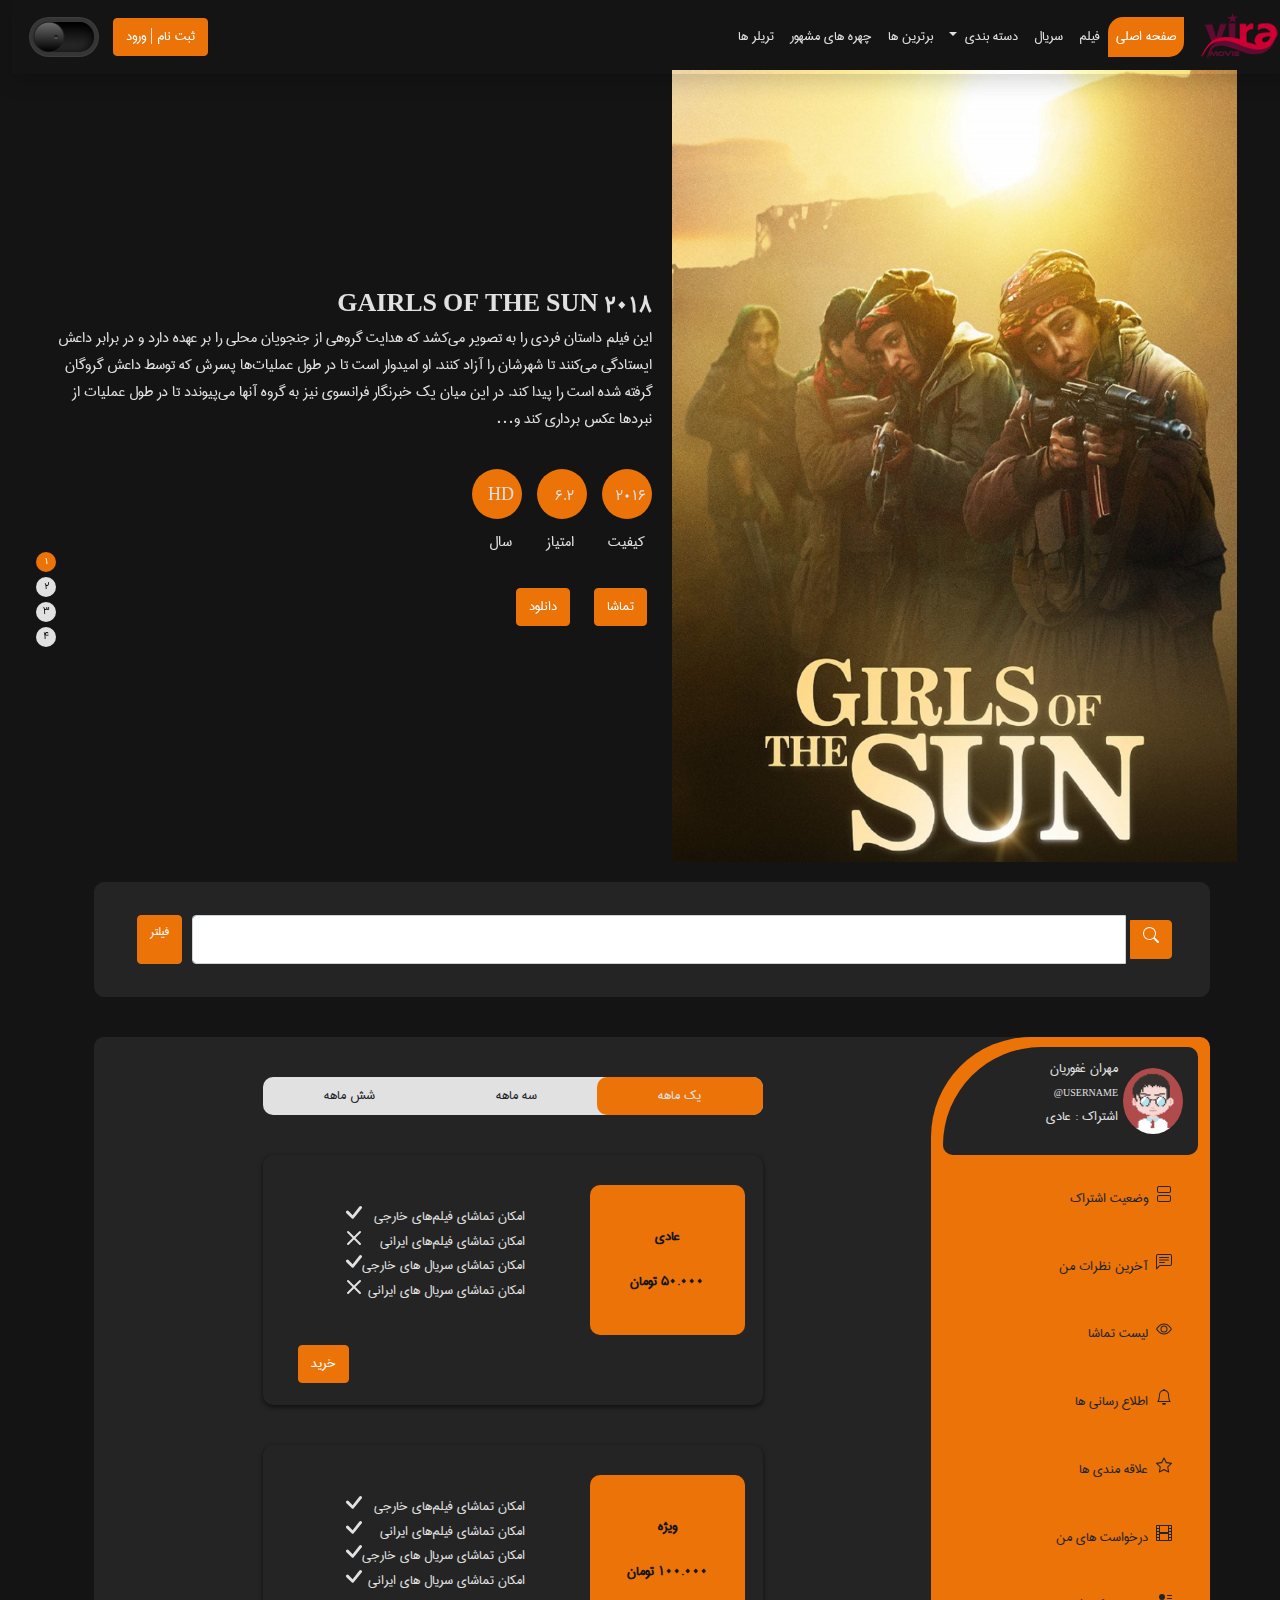
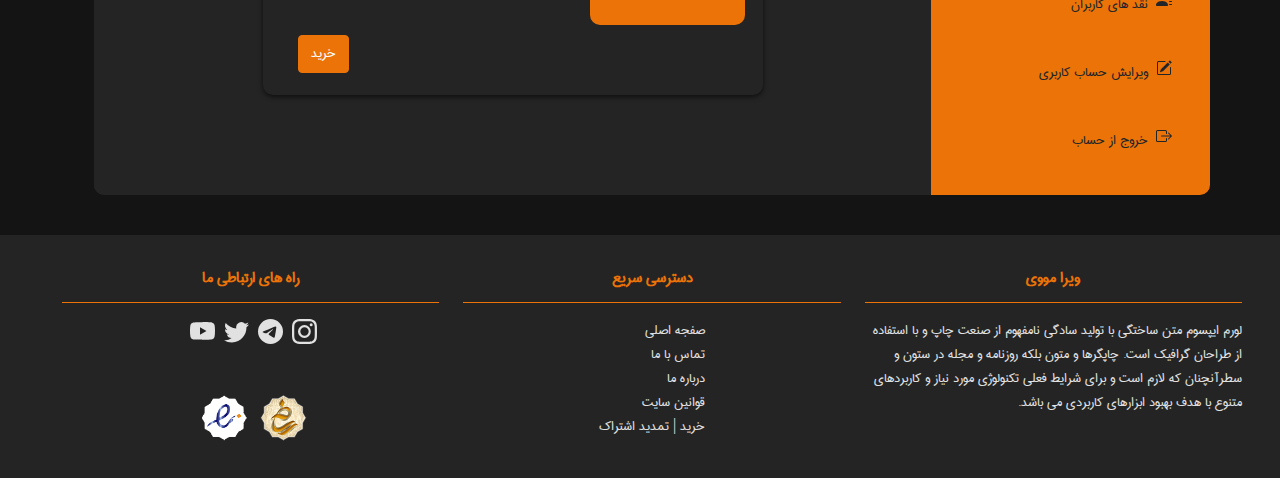
<file: panel.html>
<!DOCTYPE html>
<html lang="en">

<head>
    <meta charset="utf-8">
    <meta http-equiv="X-UA-Compatible" content="IE=edge">
    <meta name="viewport" content="width=device-width, initial-scale=1">
    <title>v_panel</title>
    <link type="text/css" rel="stylesheet" href="style.css">
    <link type="text/css" rel="stylesheet" href="css/bootstrap.rtl.min.css">
    <link type="text/css" rel="stylesheet" href="css/hover-min.css">
    <link rel="stylesheet" href="css/swiper-bundle.min.css" />
    <link href="img/TV.svg" rel="icon">
    <link href="img/TV.svg" rel="apple-touch-icon">
</head>

<body>
    <!--start navbar -->
    <nav class="navbar navbar-expand-lg fixed-top">
        <div class="container-fluid">
            <button class="navbar-toggler" type="button" data-bs-toggle="collapse" data-bs-target="#navbarTogglerDemo03" aria-controls="navbarTogglerDemo03" aria-expanded="false" aria-label="Toggle navigation">
            <span class="navbar-toggler-icon">
                <svg xmlns="http://www.w3.org/2000/svg" width="30" height="30" fill="#ee341b" class="bi bi-list" viewBox="0 0 16 16">
                    <path fill-rule="evenodd" d="M2.5 12a.5.5 0 0 1 .5-.5h10a.5.5 0 0 1 0 1H3a.5.5 0 0 1-.5-.5zm0-4a.5.5 0 0 1 .5-.5h10a.5.5 0 0 1 0 1H3a.5.5 0 0 1-.5-.5zm0-4a.5.5 0 0 1 .5-.5h10a.5.5 0 0 1 0 1H3a.5.5 0 0 1-.5-.5z"/>
                  </svg>
            </span>
          </button>
            <a class="navbar-brand" href="#"><img src="img/brand.png" alt=""></a>
            <div class="collapse navbar-collapse" id="navbarTogglerDemo03">
                <ul class="navbar-nav me-auto mb-2 mb-lg-0">
                    <li class="nav-item">
                        <a class="nav-link active" aria-current="page" href="#">صفحه اصلی</a>
                    </li>
                    <li class="nav-item">
                        <a class="nav-link" href="#">فیلم</a>
                    </li>
                    <li class="nav-item">
                        <a class="nav-link" href="#">سریال</a>
                    </li>
                    <li class="nav-item dropdown">
                        <a class="nav-link dropdown-toggle" href="#" id="navbarScrollingDropdown" role="button" data-bs-toggle="dropdown" aria-expanded="false">
                          دسته بندی
                        </a>
                        <ul class="dropdown-menu" aria-labelledby="navbarScrollingDropdown">
                            <li><a class="dropdown-item" href="#">دسته اول</a></li>
                            <li><a class="dropdown-item" href="#">دسته دوم</a></li>
                            <li><a class="dropdown-item" href="#">دسته سوم</a></li>
                        </ul>
                    </li>
                    <li class="nav-item">
                        <a class="nav-link" href="#">برترین ها</a>
                    </li>
                    <li class="nav-item">
                        <a class="nav-link" href="#">چهره های مشهور</a>
                    </li>
                    <li class="nav-item">
                        <a class="nav-link" href="#">تریلر ها</a>
                    </li>
                </ul>
                <div class="left_menu">
                    <a href="regester.html" class="btn btn_orange" type="submit">ثبت نام | ورود</a>
                    <input type="checkbox" name="toggler" class="toggle_switch">
                </div>
            </div>
        </div>
    </nav>
    <!--end navbar -->

    <!--start swiper -->
    <div class="swiper-container mySwiper">
        <div class="swiper-wrapper">
            <div class="swiper-slide">
                <div class="col-md-6 col-sm-5 sw_img">
                    <img src="img/gairlsofthesun.jpg" alt="">
                </div>
                <div class="col-md-6 col-sm-6 sw_info">
                    <span class="titr_1">GAIRLS OF THE SUN 2018 </span>
                    <p class="text_right">این فیلم داستان فردی را به تصویر می‌کشد که هدایت گروهی از جنجویان محلی را بر عهده دارد و در برابر داعش ایستادگی می‌کنند تا شهرشان را آزاد کنند. او امیدوار است تا در طول عملیات‌ها پسرش که توسط داعش گروگان گرفته شده است را پیدا کند.
                        در این میان یک خبرنگار فرانسوی نیز به گروه آنها می‌پیوندد تا در طول عملیات از نبردها عکس‌ برداری کند و…</p>
                    <div class="score_box">
                        <div class="circle"></div>
                        <div class="circle"></div>
                        <div class="circle"></div>
                    </div>
                    <div class="score_title">
                        <span>کیفیت</span>
                        <span>امتیاز</span>
                        <span>سال</span>
                    </div>
                    <div class="score_value">
                        <span>HD</span>
                        <span>6.2</span>
                        <span>2016</span>
                    </div>
                    <ul class="poster_btn">
                        <li><a href="#" class="btn btn_orange">تماشا</a></li>
                        <li><a href="#" class="btn btn_orange">دانلود</a></li>
                    </ul>
                </div>
            </div>
            <div class="swiper-slide">
                <div class="col-sm-5 sw_img">
                    <img src="img/got.jpg" alt="">
                </div>
                <div class="col-sm-6 sw_info">
                    <span class="titr_1">GAIRLS OF THE SUN 2018 </span>
                    <p class="text_right">این فیلم داستان فردی را به تصویر می‌کشد که هدایت گروهی از جنجویان محلی را بر عهده دارد و در برابر داعش ایستادگی می‌کنند تا شهرشان را آزاد کنند. او امیدوار است تا در طول عملیات‌ها پسرش که توسط داعش گروگان گرفته شده است را پیدا کند.
                        در این میان یک خبرنگار فرانسوی نیز به گروه آنها می‌پیوندد تا در طول عملیات از نبردها عکس‌ برداری کند و…</p>
                    <div class="score_box">
                        <div class="circle"></div>
                        <div class="circle"></div>
                        <div class="circle"></div>
                    </div>
                    <div class="score_title">
                        <span>کیفیت</span>
                        <span>امتیاز</span>
                        <span>سال</span>
                    </div>
                    <div class="score_value">
                        <span>HD</span>
                        <span>6.2</span>
                        <span>2016</span>
                    </div>
                    <ul class="poster_btn">
                        <li class="btn btn_orange"><a href="#">تماشا</a></li>
                        <li class="btn btn_orange"><a href="#">دانلود</a></li>
                    </ul>
                </div>
            </div>
            <div class="swiper-slide">
                <div class="col-sm-5 sw_img">
                    <img src="img/cherry.jpg" alt="">
                </div>
                <div class="col-sm-6 sw_info">
                    <span class="titr_1">GAIRLS OF THE SUN 2018 </span>
                    <p class="text_right">این فیلم داستان فردی را به تصویر می‌کشد که هدایت گروهی از جنجویان محلی را بر عهده دارد و در برابر داعش ایستادگی می‌کنند تا شهرشان را آزاد کنند. او امیدوار است تا در طول عملیات‌ها پسرش که توسط داعش گروگان گرفته شده است را پیدا کند.
                        در این میان یک خبرنگار فرانسوی نیز به گروه آنها می‌پیوندد تا در طول عملیات از نبردها عکس‌ برداری کند و…</p>
                    <div class="score_box">
                        <div class="circle"></div>
                        <div class="circle"></div>
                        <div class="circle"></div>
                    </div>
                    <div class="score_title">
                        <span>کیفیت</span>
                        <span>امتیاز</span>
                        <span>سال</span>
                    </div>
                    <div class="score_value">
                        <span>HD</span>
                        <span>6.2</span>
                        <span>2016</span>
                    </div>
                    <ul class="poster_btn">
                        <li class="btn btn_orange"><a href="#">تماشا</a></li>
                        <li class="btn btn_orange"><a href="#">دانلود</a></li>
                    </ul>
                </div>
            </div>
            <div class="swiper-slide">
                <div class="col-sm-5 sw_img">
                    <img src="img/joker2.jpg" alt="">
                </div>
                <div class="col-sm-6 sw_info">
                    <span class="titr_1">GAIRLS OF THE SUN 2018 </span>
                    <p class="text_right">این فیلم داستان فردی را به تصویر می‌کشد که هدایت گروهی از جنجویان محلی را بر عهده دارد و در برابر داعش ایستادگی می‌کنند تا شهرشان را آزاد کنند. او امیدوار است تا در طول عملیات‌ها پسرش که توسط داعش گروگان گرفته شده است را پیدا کند.
                        در این میان یک خبرنگار فرانسوی نیز به گروه آنها می‌پیوندد تا در طول عملیات از نبردها عکس‌ برداری کند و…</p>
                    <div class="score_box">
                        <div class="circle"></div>
                        <div class="circle"></div>
                        <div class="circle"></div>
                    </div>
                    <div class="score_title">
                        <span>کیفیت</span>
                        <span>امتیاز</span>
                        <span>سال</span>
                    </div>
                    <div class="score_value">
                        <span>HD</span>
                        <span>6.2</span>
                        <span>2016</span>
                    </div>
                    <ul class="poster_btn">
                        <li class="btn btn_orange"><a href="#">تماشا</a></li>
                        <li class="btn btn_orange"><a href="#">دانلود</a></li>
                    </ul>
                </div>
            </div>
        </div>
        <div class="swiper-pagination"></div>
    </div>
    <!--end swiper -->

    <div class="container">

        <!--start advansed search -->
        <div class="searchBox">
            <div class="searchContainer">
                <div class="input-group">
                    <button class="btn btn_orange" onclick=" getResults() ">
                        <svg xmlns="http://www.w3.org/2000/svg" width="16" height="16" fill="currentColor" class="bi bi-search" viewBox="0 0 16 16">
                            <path d="M11.742 10.344a6.5 6.5 0 1 0-1.397 1.398h-.001c.03.04.062.078.098.115l3.85 3.85a1 1 0 0 0 1.415-1.414l-3.85-3.85a1.007 1.007 0 0 0-.115-.1zM12 6.5a5.5 5.5 0 1 1-11 0 5.5 5.5 0 0 1 11 0z"/>
                        </svg>
                    </button>
                    <input type="text" class="form-control">
                </div>
                <a href="#" class="btn btn_orange" onclick="toggleFilters() ">
                فیلتر
            </a>
            </div>
            <div class="filtersContainer " id="FiltersBox ">
                <span class="desc">جست و جوی پیشرفته</span>
                <div class="row">
                    <div class="col-lg-4 col-md-4 col-sm-6 input-field">
                        <div class="input-select">
                            <select data-trigger="" name="choices-single-defaul">
                                    <option placeholder="" value="">تجهیزات جانبی</option>
                                    <option>زیرشاخه 1</option>
                                    <option>زیرشاخه 2</option>
                                </select>
                        </div>
                    </div>
                    <div class="col-lg-4 col-md-4 col-sm-6 input-field">
                        <div class="input-select">
                            <select data-trigger="" name="choices-single-defaul">
                                <option placeholder="" value="">رنگ</option>
                                <option>زیرشاخه 1</option>
                                <option>زیرشاخه 2</option>
                            </select>
                        </div>
                    </div>
                    <div class="col-lg-4 col-md-4 col-sm-6 input-field">
                        <div class="input-select">
                            <select data-trigger="" name="choices-single-defaul">
                                <option placeholder="" value="">اندازه</option>
                                <option>زیرشاخه 1</option>
                                <option>زیرشاخه 2</option>
                            </select>
                        </div>
                    </div>
                    <div class="col-lg-4 col-md-4 col-sm-6 input-field">
                        <div class="input-select">
                            <select data-trigger="" name="choices-single-defaul">
                                <option placeholder="" value="">فروش</option>
                                <option>زیرشاخه 1</option>
                                <option>زیرشاخه 2</option>
                            </select>
                        </div>
                    </div>
                    <div class="col-lg-4 col-md-4 col-sm-6 input-field">
                        <div class="input-select">
                            <select data-trigger="" name="choices-single-defaul">
                                <option placeholder="" value="">زمان</option>
                                <option>آخرین بار</option>
                                <option>امروز</option>
                                <option>این هفته</option>
                                <option>این ماه</option>
                                <option>این سال</option>
                            </select>
                        </div>
                    </div>
                    <div class="col-lg-4 col-md-4 col-sm-6 input-field">
                        <div class="input-select">
                            <select data-trigger="" name="choices-single-defaul">
                                <option placeholder="" value="">نوع</option>
                                <option>زیرشاخه 1</option>
                                <option>زیرشاخه 2</option>
                            </select>
                        </div>
                    </div>
                    <div class="col-lg-4 col-md-4 col-sm-6 input-field">
                        <div class="input-select">
                            <select data-trigger="" name="choices-single-defaul">
                                <option placeholder="" value="">فروش</option>
                                <option>زیرشاخه 1</option>
                                <option>زیرشاخه 2</option>
                            </select>
                        </div>
                    </div>
                    <div class="col-lg-4 col-md-4 col-sm-6 input-field">
                        <div class="input-select">
                            <select data-trigger="" name="choices-single-defaul">
                                <option placeholder="" value="">زمان</option>
                                <option>آخرین بار</option>
                                <option>امروز</option>
                                <option>این هفته</option>
                                <option>این ماه</option>
                                <option>این سال</option>
                            </select>
                        </div>
                    </div>
                    <div class="col-lg-4 col-md-4 col-sm-6 input-field">
                        <div class="input-select">
                            <select data-trigger="" name="choices-single-defaul">
                                <option placeholder="" value="">نوع</option>
                                <option>زیرشاخه 1</option>
                                <option>زیرشاخه 2</option>
                            </select>
                        </div>
                    </div>
                </div>
                <div class="row">
                    <div class="input-field">
                        <div class="group-btn">
                            <button class="btn btn_orange">جست و جو</button>
                            <button class="btn btn_orange" id="delete">حذف</button>
                        </div>
                        <div class="result-count">
                            نتیجه جست و جو <span>108 </span>
                        </div>
                    </div>
                </div>
            </div>
        </div>
        <!--end advansed search -->
        <!-- start panel -->
        <div class="row vet_panel">
            <div class="col-lg-3 col-md-3 col-sm-3 aside_panel">
                <div class="user_content">
                    <img src="img/avatar.png" alt="">
                    <div class="user_info">
                        <ul>
                            <li><span>مهران غفوریان</span></li>
                            <li><a href="#" class="uid">username@</a></li>
                            <li><span>اشتراک :</span>&nbsp;<span>عادی</span></li>
                        </ul>
                    </div>
                </div>
                <div class="nav list_panel col-12" id="v-pills-tab" role="tablist" aria-orientation="vertical">
                    <button class="btn text_right active show" data-bs-toggle="pill" data-bs-target="#Subscription_status" role="tab" aria-selected="true">
                        <svg xmlns="http://www.w3.org/2000/svg" width="16" height="16" fill="currentColor" class="bi bi-view-stacked" viewBox="0 0 16 16">
                            <path d="M3 0h10a2 2 0 0 1 2 2v3a2 2 0 0 1-2 2H3a2 2 0 0 1-2-2V2a2 2 0 0 1 2-2zm0 1a1 1 0 0 0-1 1v3a1 1 0 0 0 1 1h10a1 1 0 0 0 1-1V2a1 1 0 0 0-1-1H3zm0 8h10a2 2 0 0 1 2 2v3a2 2 0 0 1-2 2H3a2 2 0 0 1-2-2v-3a2 2 0 0 1 2-2zm0 1a1 1 0 0 0-1 1v3a1 1 0 0 0 1 1h10a1 1 0 0 0 1-1v-3a1 1 0 0 0-1-1H3z"/>
                          </svg>&nbsp;
                        وضعیت اشتراک
                    </button>
                    <button class="btn text_right" data-bs-toggle="pill" data-bs-target="#last_comments" role="tab" aria-selected="false">
                        <svg xmlns="http://www.w3.org/2000/svg" width="16" height="16" fill="currentColor" class="bi bi-chat-left-text" viewBox="0 0 16 16">
                            <path d="M14 1a1 1 0 0 1 1 1v8a1 1 0 0 1-1 1H4.414A2 2 0 0 0 3 11.586l-2 2V2a1 1 0 0 1 1-1h12zM2 0a2 2 0 0 0-2 2v12.793a.5.5 0 0 0 .854.353l2.853-2.853A1 1 0 0 1 4.414 12H14a2 2 0 0 0 2-2V2a2 2 0 0 0-2-2H2z"/>
                            <path d="M3 3.5a.5.5 0 0 1 .5-.5h9a.5.5 0 0 1 0 1h-9a.5.5 0 0 1-.5-.5zM3 6a.5.5 0 0 1 .5-.5h9a.5.5 0 0 1 0 1h-9A.5.5 0 0 1 3 6zm0 2.5a.5.5 0 0 1 .5-.5h5a.5.5 0 0 1 0 1h-5a.5.5 0 0 1-.5-.5z"/>
                          </svg>&nbsp;
                        آخرین نظرات من
                    </button>
                    <button class="btn text_right" data-bs-toggle="pill" data-bs-target="#Watch_list" role="tab" aria-selected="false">
                        <svg xmlns="http://www.w3.org/2000/svg" width="16" height="16" fill="currentColor" class="bi bi-eye" viewBox="0 0 16 16">
                            <path d="M16 8s-3-5.5-8-5.5S0 8 0 8s3 5.5 8 5.5S16 8 16 8zM1.173 8a13.133 13.133 0 0 1 1.66-2.043C4.12 4.668 5.88 3.5 8 3.5c2.12 0 3.879 1.168 5.168 2.457A13.133 13.133 0 0 1 14.828 8c-.058.087-.122.183-.195.288-.335.48-.83 1.12-1.465 1.755C11.879 11.332 10.119 12.5 8 12.5c-2.12 0-3.879-1.168-5.168-2.457A13.134 13.134 0 0 1 1.172 8z"/>
                            <path d="M8 5.5a2.5 2.5 0 1 0 0 5 2.5 2.5 0 0 0 0-5zM4.5 8a3.5 3.5 0 1 1 7 0 3.5 3.5 0 0 1-7 0z"/>
                          </svg>&nbsp;
                        لیست تماشا
                    </button>
                    <button class="btn text_right" data-bs-toggle="pill" data-bs-target="#Notifications" role="tab" aria-selected="false">
                        <svg xmlns="http://www.w3.org/2000/svg" width="16" height="16" fill="currentColor" class="bi bi-bell" viewBox="0 0 16 16">
                            <path d="M8 16a2 2 0 0 0 2-2H6a2 2 0 0 0 2 2zM8 1.918l-.797.161A4.002 4.002 0 0 0 4 6c0 .628-.134 2.197-.459 3.742-.16.767-.376 1.566-.663 2.258h10.244c-.287-.692-.502-1.49-.663-2.258C12.134 8.197 12 6.628 12 6a4.002 4.002 0 0 0-3.203-3.92L8 1.917zM14.22 12c.223.447.481.801.78 1H1c.299-.199.557-.553.78-1C2.68 10.2 3 6.88 3 6c0-2.42 1.72-4.44 4.005-4.901a1 1 0 1 1 1.99 0A5.002 5.002 0 0 1 13 6c0 .88.32 4.2 1.22 6z"/>
                          </svg>&nbsp;
                        اطلاع رسانی ها
                    </button>
                    <button class="btn text_right" data-bs-toggle="pill" data-bs-target="#Fav_titles" role="tab" aria-selected="false">
                        <svg xmlns="http://www.w3.org/2000/svg" width="16" height="16" fill="currentColor" class="bi bi-star" viewBox="0 0 16 16">
                            <path d="M2.866 14.85c-.078.444.36.791.746.593l4.39-2.256 4.389 2.256c.386.198.824-.149.746-.592l-.83-4.73 3.522-3.356c.33-.314.16-.888-.282-.95l-4.898-.696L8.465.792a.513.513 0 0 0-.927 0L5.354 5.12l-4.898.696c-.441.062-.612.636-.283.95l3.523 3.356-.83 4.73zm4.905-2.767-3.686 1.894.694-3.957a.565.565 0 0 0-.163-.505L1.71 6.745l4.052-.576a.525.525 0 0 0 .393-.288L8 2.223l1.847 3.658a.525.525 0 0 0 .393.288l4.052.575-2.906 2.77a.565.565 0 0 0-.163.506l.694 3.957-3.686-1.894a.503.503 0 0 0-.461 0z"/>
                          </svg>&nbsp;
                      علاقه مندی ها
                    </button>
                    <button class="btn text_right" data-bs-toggle="pill" data-bs-target="#requests" role="tab" aria-selected="false">
                        <svg xmlns="http://www.w3.org/2000/svg" width="16" height="16" fill="currentColor" class="bi bi-film" viewBox="0 0 16 16">
                            <path d="M0 1a1 1 0 0 1 1-1h14a1 1 0 0 1 1 1v14a1 1 0 0 1-1 1H1a1 1 0 0 1-1-1V1zm4 0v6h8V1H4zm8 8H4v6h8V9zM1 1v2h2V1H1zm2 3H1v2h2V4zM1 7v2h2V7H1zm2 3H1v2h2v-2zm-2 3v2h2v-2H1zM15 1h-2v2h2V1zm-2 3v2h2V4h-2zm2 3h-2v2h2V7zm-2 3v2h2v-2h-2zm2 3h-2v2h2v-2z"/>
                          </svg>&nbsp;
                        درخواست های من
                    </button>
                    <button class="btn text_right" data-bs-toggle="pill" data-bs-target="#User_reviews" role="tab" aria-selected="false">
                        <svg xmlns="http://www.w3.org/2000/svg" width="16" height="16" fill="currentColor" class="bi bi-person-lines-fill" viewBox="0 0 16 16">
                            <path d="M6 8a3 3 0 1 0 0-6 3 3 0 0 0 0 6zm-5 6s-1 0-1-1 1-4 6-4 6 3 6 4-1 1-1 1H1zM11 3.5a.5.5 0 0 1 .5-.5h4a.5.5 0 0 1 0 1h-4a.5.5 0 0 1-.5-.5zm.5 2.5a.5.5 0 0 0 0 1h4a.5.5 0 0 0 0-1h-4zm2 3a.5.5 0 0 0 0 1h2a.5.5 0 0 0 0-1h-2zm0 3a.5.5 0 0 0 0 1h2a.5.5 0 0 0 0-1h-2z"/>
                          </svg>&nbsp;
                       نقد های کاربران
                    </button>
                    <button class="btn text_right" data-bs-toggle="pill" data-bs-target="#Edit_account" role="tab" aria-selected="false">
                        <svg xmlns="http://www.w3.org/2000/svg" width="16" height="16" fill="currentColor" class="bi bi-pencil-square" viewBox="0 0 16 16">
                            <path d="M15.502 1.94a.5.5 0 0 1 0 .706L14.459 3.69l-2-2L13.502.646a.5.5 0 0 1 .707 0l1.293 1.293zm-1.75 2.456-2-2L4.939 9.21a.5.5 0 0 0-.121.196l-.805 2.414a.25.25 0 0 0 .316.316l2.414-.805a.5.5 0 0 0 .196-.12l6.813-6.814z"/>
                            <path fill-rule="evenodd" d="M1 13.5A1.5 1.5 0 0 0 2.5 15h11a1.5 1.5 0 0 0 1.5-1.5v-6a.5.5 0 0 0-1 0v6a.5.5 0 0 1-.5.5h-11a.5.5 0 0 1-.5-.5v-11a.5.5 0 0 1 .5-.5H9a.5.5 0 0 0 0-1H2.5A1.5 1.5 0 0 0 1 2.5v11z"/>
                          </svg>&nbsp;
                        ویرایش حساب کاربری
                    </button>
                    <button class="btn text_right" data-bs-toggle="modal" data-bs-target="#exit">
                        <svg xmlns="http://www.w3.org/2000/svg" width="16" height="16" fill="currentColor" class="bi bi-box-arrow-right" viewBox="0 0 16 16">
                            <path fill-rule="evenodd" d="M10 12.5a.5.5 0 0 1-.5.5h-8a.5.5 0 0 1-.5-.5v-9a.5.5 0 0 1 .5-.5h8a.5.5 0 0 1 .5.5v2a.5.5 0 0 0 1 0v-2A1.5 1.5 0 0 0 9.5 2h-8A1.5 1.5 0 0 0 0 3.5v9A1.5 1.5 0 0 0 1.5 14h8a1.5 1.5 0 0 0 1.5-1.5v-2a.5.5 0 0 0-1 0v2z"/>
                            <path fill-rule="evenodd" d="M15.854 8.354a.5.5 0 0 0 0-.708l-3-3a.5.5 0 0 0-.708.708L14.293 7.5H5.5a.5.5 0 0 0 0 1h8.793l-2.147 2.146a.5.5 0 0 0 .708.708l3-3z"/>
                          </svg>&nbsp;
                      خروج از حساب
                    </button>
                </div>
            </div>
            <div class="col-lg-9 col-md-9 col-sm-9 main_panel">
                <div class="tab-content" id="v-pills-tabContent">
                    <div class="tab-pane fade show active" id="Subscription_status" role="tabpanel">
                        <div class="nav btn-group col-12" id="v-pills-tab-2" role="tablist" aria-orientation="horizontal">
                            <button class="btn active show" data-bs-toggle="pill" data-bs-target="#oneMonth" role="tab" aria-selected="true">
                                یک ماهه
                                </button>
                            <button class="btn" data-bs-toggle="pill" data-bs-target="#threeMonth" role="tab" aria-selected="false">
                                سه ماهه
                                </button>
                            <button class="btn" data-bs-toggle="pill" data-bs-target="#sixMonth" role="tab" aria-selected="false">
                                شش ماهه
                                </button>
                        </div>
                        <div class="tab-content" id="v-pills-tabContent-2">
                            <div class="tab-pane fade show active" id="oneMonth" role="tabpanel">
                                <div class="Available_sub">
                                    <div class="row">
                                        <div class="col-4 Square">
                                            <span><strong>عادی</strong></span>
                                            <span><strong>50.000 تومان</strong></span>
                                        </div>
                                        <div class="col-8 sub_facilities">
                                            <ul>
                                                <li>
                                                    <span>امکان تماشای فیلم‌های خارجی</span>
                                                    <span>
                                                            <svg xmlns="http://www.w3.org/2000/svg" width="16" height="16" fill="currentColor" class="bi bi-check-lg" viewBox="0 0 16 16">
                                                                <path d="M13.485 1.431a1.473 1.473 0 0 1 2.104 2.062l-7.84 9.801a1.473 1.473 0 0 1-2.12.04L.431 8.138a1.473 1.473 0 0 1 2.084-2.083l4.111 4.112 6.82-8.69a.486.486 0 0 1 .04-.045z"/>
                                                              </svg>
                                                        </span>
                                                </li>
                                                <li>
                                                    <span>امکان تماشای فیلم‌های ایرانی</span>
                                                    <span>
                                                            <svg xmlns="http://www.w3.org/2000/svg" width="16" height="16" fill="currentColor" class="bi bi-x-lg" viewBox="0 0 16 16">
                                                                <path d="M1.293 1.293a1 1 0 0 1 1.414 0L8 6.586l5.293-5.293a1 1 0 1 1 1.414 1.414L9.414 8l5.293 5.293a1 1 0 0 1-1.414 1.414L8 9.414l-5.293 5.293a1 1 0 0 1-1.414-1.414L6.586 8 1.293 2.707a1 1 0 0 1 0-1.414z"/>
                                                              </svg>
                                                        </span>
                                                </li>
                                                <li>
                                                    <span>امکان تماشای سریال های خارجی</span>
                                                    <span>
                                                            <svg xmlns="http://www.w3.org/2000/svg" width="16" height="16" fill="currentColor" class="bi bi-check-lg" viewBox="0 0 16 16">
                                                                <path d="M13.485 1.431a1.473 1.473 0 0 1 2.104 2.062l-7.84 9.801a1.473 1.473 0 0 1-2.12.04L.431 8.138a1.473 1.473 0 0 1 2.084-2.083l4.111 4.112 6.82-8.69a.486.486 0 0 1 .04-.045z"/>
                                                              </svg>
                                                        </span>
                                                </li>
                                                <li>
                                                    <span>امکان تماشای سریال های ایرانی</span>
                                                    <span>
                                                            <svg xmlns="http://www.w3.org/2000/svg" width="16" height="16" fill="currentColor" class="bi bi-x-lg" viewBox="0 0 16 16">
                                                                <path d="M1.293 1.293a1 1 0 0 1 1.414 0L8 6.586l5.293-5.293a1 1 0 1 1 1.414 1.414L9.414 8l5.293 5.293a1 1 0 0 1-1.414 1.414L8 9.414l-5.293 5.293a1 1 0 0 1-1.414-1.414L6.586 8 1.293 2.707a1 1 0 0 1 0-1.414z"/>
                                                              </svg>
                                                        </span>
                                                </li>
                                            </ul>
                                        </div>
                                    </div>
                                    <a href="#" class="btn btn_orange fl">خرید</a>
                                </div>
                                <div class="Available_sub">
                                    <div class="row">
                                        <div class="col-4 Square">
                                            <span><strong>ویژه</strong></span>
                                            <span><strong>100.000 تومان</strong></span>
                                        </div>
                                        <div class="col-8 sub_facilities">
                                            <ul>
                                                <li>
                                                    <span>امکان تماشای فیلم‌های خارجی</span>
                                                    <span>
                                                            <svg xmlns="http://www.w3.org/2000/svg" width="16" height="16" fill="currentColor" class="bi bi-check-lg" viewBox="0 0 16 16">
                                                                <path d="M13.485 1.431a1.473 1.473 0 0 1 2.104 2.062l-7.84 9.801a1.473 1.473 0 0 1-2.12.04L.431 8.138a1.473 1.473 0 0 1 2.084-2.083l4.111 4.112 6.82-8.69a.486.486 0 0 1 .04-.045z"/>
                                                              </svg>
                                                        </span>
                                                </li>
                                                <li>
                                                    <span>امکان تماشای فیلم‌های ایرانی</span>
                                                    <span>
                                                            <svg xmlns="http://www.w3.org/2000/svg" width="16" height="16" fill="currentColor" class="bi bi-check-lg" viewBox="0 0 16 16">
                                                                <path d="M13.485 1.431a1.473 1.473 0 0 1 2.104 2.062l-7.84 9.801a1.473 1.473 0 0 1-2.12.04L.431 8.138a1.473 1.473 0 0 1 2.084-2.083l4.111 4.112 6.82-8.69a.486.486 0 0 1 .04-.045z"/>
                                                              </svg>
                                                        </span>
                                                </li>
                                                <li>
                                                    <span>امکان تماشای سریال های خارجی</span>
                                                    <span>
                                                            <svg xmlns="http://www.w3.org/2000/svg" width="16" height="16" fill="currentColor" class="bi bi-check-lg" viewBox="0 0 16 16">
                                                                <path d="M13.485 1.431a1.473 1.473 0 0 1 2.104 2.062l-7.84 9.801a1.473 1.473 0 0 1-2.12.04L.431 8.138a1.473 1.473 0 0 1 2.084-2.083l4.111 4.112 6.82-8.69a.486.486 0 0 1 .04-.045z"/>
                                                              </svg>
                                                        </span>
                                                </li>
                                                <li>
                                                    <span>امکان تماشای سریال های ایرانی</span>
                                                    <span>
                                                            <svg xmlns="http://www.w3.org/2000/svg" width="16" height="16" fill="currentColor" class="bi bi-check-lg" viewBox="0 0 16 16">
                                                                <path d="M13.485 1.431a1.473 1.473 0 0 1 2.104 2.062l-7.84 9.801a1.473 1.473 0 0 1-2.12.04L.431 8.138a1.473 1.473 0 0 1 2.084-2.083l4.111 4.112 6.82-8.69a.486.486 0 0 1 .04-.045z"/>
                                                              </svg>
                                                        </span>
                                                </li>
                                            </ul>
                                        </div>
                                    </div>
                                    <a href="#" class="btn btn_orange fl">خرید</a>
                                </div>
                            </div>
                            <div class="tab-pane fade" id="threeMonth" role="tabpanel">
                                <div class="Available_sub Current">
                                    <div class="row">
                                        <div class="col-4 Square">
                                            <span><strong>عادی</strong></span>
                                            <span><strong>50.000 تومان</strong></span>
                                            <span><strong>مانده 12 روز</strong></span>
                                        </div>
                                        <div class="col-8 sub_facilities">
                                            <ul>
                                                <li>
                                                    <span>امکان تماشای فیلم‌های خارجی</span>
                                                    <span>
                                                            <svg xmlns="http://www.w3.org/2000/svg" width="16" height="16" fill="currentColor" class="bi bi-check-lg" viewBox="0 0 16 16">
                                                                <path d="M13.485 1.431a1.473 1.473 0 0 1 2.104 2.062l-7.84 9.801a1.473 1.473 0 0 1-2.12.04L.431 8.138a1.473 1.473 0 0 1 2.084-2.083l4.111 4.112 6.82-8.69a.486.486 0 0 1 .04-.045z"/>
                                                              </svg>
                                                        </span>
                                                </li>
                                                <li>
                                                    <span>امکان تماشای فیلم‌های ایرانی</span>
                                                    <span>
                                                            <svg xmlns="http://www.w3.org/2000/svg" width="16" height="16" fill="currentColor" class="bi bi-x-lg" viewBox="0 0 16 16">
                                                                <path d="M1.293 1.293a1 1 0 0 1 1.414 0L8 6.586l5.293-5.293a1 1 0 1 1 1.414 1.414L9.414 8l5.293 5.293a1 1 0 0 1-1.414 1.414L8 9.414l-5.293 5.293a1 1 0 0 1-1.414-1.414L6.586 8 1.293 2.707a1 1 0 0 1 0-1.414z"/>
                                                              </svg>
                                                        </span>
                                                </li>
                                                <li>
                                                    <span>امکان تماشای سریال های خارجی</span>
                                                    <span>
                                                            <svg xmlns="http://www.w3.org/2000/svg" width="16" height="16" fill="currentColor" class="bi bi-check-lg" viewBox="0 0 16 16">
                                                                <path d="M13.485 1.431a1.473 1.473 0 0 1 2.104 2.062l-7.84 9.801a1.473 1.473 0 0 1-2.12.04L.431 8.138a1.473 1.473 0 0 1 2.084-2.083l4.111 4.112 6.82-8.69a.486.486 0 0 1 .04-.045z"/>
                                                              </svg>
                                                        </span>
                                                </li>
                                                <li>
                                                    <span>امکان تماشای سریال های ایرانی</span>
                                                    <span>
                                                            <svg xmlns="http://www.w3.org/2000/svg" width="16" height="16" fill="currentColor" class="bi bi-x-lg" viewBox="0 0 16 16">
                                                                <path d="M1.293 1.293a1 1 0 0 1 1.414 0L8 6.586l5.293-5.293a1 1 0 1 1 1.414 1.414L9.414 8l5.293 5.293a1 1 0 0 1-1.414 1.414L8 9.414l-5.293 5.293a1 1 0 0 1-1.414-1.414L6.586 8 1.293 2.707a1 1 0 0 1 0-1.414z"/>
                                                              </svg>
                                                        </span>
                                                </li>
                                            </ul>
                                        </div>
                                    </div>
                                    <a href="#" class="btn btn_orange fl">تمدید</a>
                                </div>
                                <div class="Available_sub">
                                    <div class="row">
                                        <div class="col-4 Square">
                                            <span><strong>ویژه</strong></span>
                                            <span><strong>100.000 تومان</strong></span>
                                        </div>
                                        <div class="col-8 sub_facilities">
                                            <ul>
                                                <li>
                                                    <span>امکان تماشای فیلم‌های خارجی</span>
                                                    <span>
                                                            <svg xmlns="http://www.w3.org/2000/svg" width="16" height="16" fill="currentColor" class="bi bi-check-lg" viewBox="0 0 16 16">
                                                                <path d="M13.485 1.431a1.473 1.473 0 0 1 2.104 2.062l-7.84 9.801a1.473 1.473 0 0 1-2.12.04L.431 8.138a1.473 1.473 0 0 1 2.084-2.083l4.111 4.112 6.82-8.69a.486.486 0 0 1 .04-.045z"/>
                                                              </svg>
                                                        </span>
                                                </li>
                                                <li>
                                                    <span>امکان تماشای فیلم‌های ایرانی</span>
                                                    <span>
                                                            <svg xmlns="http://www.w3.org/2000/svg" width="16" height="16" fill="currentColor" class="bi bi-check-lg" viewBox="0 0 16 16">
                                                                <path d="M13.485 1.431a1.473 1.473 0 0 1 2.104 2.062l-7.84 9.801a1.473 1.473 0 0 1-2.12.04L.431 8.138a1.473 1.473 0 0 1 2.084-2.083l4.111 4.112 6.82-8.69a.486.486 0 0 1 .04-.045z"/>
                                                              </svg>
                                                        </span>
                                                </li>
                                                <li>
                                                    <span>امکان تماشای سریال های خارجی</span>
                                                    <span>
                                                            <svg xmlns="http://www.w3.org/2000/svg" width="16" height="16" fill="currentColor" class="bi bi-check-lg" viewBox="0 0 16 16">
                                                                <path d="M13.485 1.431a1.473 1.473 0 0 1 2.104 2.062l-7.84 9.801a1.473 1.473 0 0 1-2.12.04L.431 8.138a1.473 1.473 0 0 1 2.084-2.083l4.111 4.112 6.82-8.69a.486.486 0 0 1 .04-.045z"/>
                                                              </svg>
                                                        </span>
                                                </li>
                                                <li>
                                                    <span>امکان تماشای سریال های ایرانی</span>
                                                    <span>
                                                            <svg xmlns="http://www.w3.org/2000/svg" width="16" height="16" fill="currentColor" class="bi bi-check-lg" viewBox="0 0 16 16">
                                                                <path d="M13.485 1.431a1.473 1.473 0 0 1 2.104 2.062l-7.84 9.801a1.473 1.473 0 0 1-2.12.04L.431 8.138a1.473 1.473 0 0 1 2.084-2.083l4.111 4.112 6.82-8.69a.486.486 0 0 1 .04-.045z"/>
                                                              </svg>
                                                        </span>
                                                </li>
                                            </ul>
                                        </div>
                                    </div>
                                    <a href="#" class="btn btn_orange fl">خرید</a>
                                </div>
                            </div>
                            <div class="tab-pane fade" id="sixMonth" role="tabpanel">
                                <div class="Available_sub">
                                    <div class="row">
                                        <div class="col-4 Square">
                                            <span><strong>عادی</strong></span>
                                            <span><strong>50.000 تومان</strong></span>
                                        </div>
                                        <div class="col-8 sub_facilities">
                                            <ul>
                                                <li>
                                                    <span>امکان تماشای فیلم‌های خارجی</span>
                                                    <span>
                                                            <svg xmlns="http://www.w3.org/2000/svg" width="16" height="16" fill="currentColor" class="bi bi-check-lg" viewBox="0 0 16 16">
                                                                <path d="M13.485 1.431a1.473 1.473 0 0 1 2.104 2.062l-7.84 9.801a1.473 1.473 0 0 1-2.12.04L.431 8.138a1.473 1.473 0 0 1 2.084-2.083l4.111 4.112 6.82-8.69a.486.486 0 0 1 .04-.045z"/>
                                                              </svg>
                                                        </span>
                                                </li>
                                                <li>
                                                    <span>امکان تماشای فیلم‌های ایرانی</span>
                                                    <span>
                                                            <svg xmlns="http://www.w3.org/2000/svg" width="16" height="16" fill="currentColor" class="bi bi-x-lg" viewBox="0 0 16 16">
                                                                <path d="M1.293 1.293a1 1 0 0 1 1.414 0L8 6.586l5.293-5.293a1 1 0 1 1 1.414 1.414L9.414 8l5.293 5.293a1 1 0 0 1-1.414 1.414L8 9.414l-5.293 5.293a1 1 0 0 1-1.414-1.414L6.586 8 1.293 2.707a1 1 0 0 1 0-1.414z"/>
                                                              </svg>
                                                        </span>
                                                </li>
                                                <li>
                                                    <span>امکان تماشای سریال های خارجی</span>
                                                    <span>
                                                            <svg xmlns="http://www.w3.org/2000/svg" width="16" height="16" fill="currentColor" class="bi bi-check-lg" viewBox="0 0 16 16">
                                                                <path d="M13.485 1.431a1.473 1.473 0 0 1 2.104 2.062l-7.84 9.801a1.473 1.473 0 0 1-2.12.04L.431 8.138a1.473 1.473 0 0 1 2.084-2.083l4.111 4.112 6.82-8.69a.486.486 0 0 1 .04-.045z"/>
                                                              </svg>
                                                        </span>
                                                </li>
                                                <li>
                                                    <span>امکان تماشای سریال های ایرانی</span>
                                                    <span>
                                                            <svg xmlns="http://www.w3.org/2000/svg" width="16" height="16" fill="currentColor" class="bi bi-x-lg" viewBox="0 0 16 16">
                                                                <path d="M1.293 1.293a1 1 0 0 1 1.414 0L8 6.586l5.293-5.293a1 1 0 1 1 1.414 1.414L9.414 8l5.293 5.293a1 1 0 0 1-1.414 1.414L8 9.414l-5.293 5.293a1 1 0 0 1-1.414-1.414L6.586 8 1.293 2.707a1 1 0 0 1 0-1.414z"/>
                                                              </svg>
                                                        </span>
                                                </li>
                                            </ul>
                                        </div>
                                    </div>
                                    <a href="#" class="btn btn_orange fl">خرید</a>
                                </div>
                                <div class="Available_sub">
                                    <div class="row">
                                        <div class="col-4 Square">
                                            <span><strong>ویژه</strong></span>
                                            <span><strong>100.000 تومان</strong></span>
                                        </div>
                                        <div class="col-8 sub_facilities">
                                            <ul>
                                                <li>
                                                    <span>امکان تماشای فیلم‌های خارجی</span>
                                                    <span>
                                                            <svg xmlns="http://www.w3.org/2000/svg" width="16" height="16" fill="currentColor" class="bi bi-check-lg" viewBox="0 0 16 16">
                                                                <path d="M13.485 1.431a1.473 1.473 0 0 1 2.104 2.062l-7.84 9.801a1.473 1.473 0 0 1-2.12.04L.431 8.138a1.473 1.473 0 0 1 2.084-2.083l4.111 4.112 6.82-8.69a.486.486 0 0 1 .04-.045z"/>
                                                              </svg>
                                                        </span>
                                                </li>
                                                <li>
                                                    <span>امکان تماشای فیلم‌های ایرانی</span>
                                                    <span>
                                                            <svg xmlns="http://www.w3.org/2000/svg" width="16" height="16" fill="currentColor" class="bi bi-check-lg" viewBox="0 0 16 16">
                                                                <path d="M13.485 1.431a1.473 1.473 0 0 1 2.104 2.062l-7.84 9.801a1.473 1.473 0 0 1-2.12.04L.431 8.138a1.473 1.473 0 0 1 2.084-2.083l4.111 4.112 6.82-8.69a.486.486 0 0 1 .04-.045z"/>
                                                              </svg>
                                                        </span>
                                                </li>
                                                <li>
                                                    <span>امکان تماشای سریال های خارجی</span>
                                                    <span>
                                                            <svg xmlns="http://www.w3.org/2000/svg" width="16" height="16" fill="currentColor" class="bi bi-check-lg" viewBox="0 0 16 16">
                                                                <path d="M13.485 1.431a1.473 1.473 0 0 1 2.104 2.062l-7.84 9.801a1.473 1.473 0 0 1-2.12.04L.431 8.138a1.473 1.473 0 0 1 2.084-2.083l4.111 4.112 6.82-8.69a.486.486 0 0 1 .04-.045z"/>
                                                              </svg>
                                                        </span>
                                                </li>
                                                <li>
                                                    <span>امکان تماشای سریال های ایرانی</span>
                                                    <span>
                                                            <svg xmlns="http://www.w3.org/2000/svg" width="16" height="16" fill="currentColor" class="bi bi-check-lg" viewBox="0 0 16 16">
                                                                <path d="M13.485 1.431a1.473 1.473 0 0 1 2.104 2.062l-7.84 9.801a1.473 1.473 0 0 1-2.12.04L.431 8.138a1.473 1.473 0 0 1 2.084-2.083l4.111 4.112 6.82-8.69a.486.486 0 0 1 .04-.045z"/>
                                                              </svg>
                                                        </span>
                                                </li>
                                            </ul>
                                        </div>
                                    </div>
                                    <a href="#" class="btn btn_orange fl">خرید</a>
                                </div>
                            </div>
                        </div>
                    </div>
                    <div class="tab-pane fade" id="last_comments" role="tabpanel">
                        <div class="my_cmnt">
                            <div class="d-flex justify-content-between align-items-center mb-2">
                                <div class="send_date d-flex flex-row align-items-center">
                                    <span>
                                       <small class="font-weight-bold text-light">
                                            <span>تاریخ ارسال نظر: </span>
                                    <span>1400/05/14</span>
                                    </small>
                                    </span>
                                </div>
                                <small class="text-light">1 ساعت قبل</small>
                            </div>
                            <span class="font-weight-bold">به نظر من فیلم ارزش دیدن داره…ایده ی فیلم جدید بود و تا حدودی تونستن اون ایده رو قشنگ پیاده کنن</span>
                            <div class="action d-flex justify-content-between mt-2 align-items-center">
                                <div class="reply px-4">
                                    <small>رفتن به صفحه</small>
                                </div>
                                <div class="align-items-center">
                                    <a href="#">
                                        <svg xmlns="http://www.w3.org/2000/svg" width="16" height="16" fill="currentColor" class="bi bi-star" viewBox="0 0 16 16">
                                                <path d="M2.866 14.85c-.078.444.36.791.746.593l4.39-2.256 4.389 2.256c.386.198.824-.149.746-.592l-.83-4.73 3.522-3.356c.33-.314.16-.888-.282-.95l-4.898-.696L8.465.792a.513.513 0 0 0-.927 0L5.354 5.12l-4.898.696c-.441.062-.612.636-.283.95l3.523 3.356-.83 4.73zm4.905-2.767-3.686 1.894.694-3.957a.565.565 0 0 0-.163-.505L1.71 6.745l4.052-.576a.525.525 0 0 0 .393-.288L8 2.223l1.847 3.658a.525.525 0 0 0 .393.288l4.052.575-2.906 2.77a.565.565 0 0 0-.163.506l.694 3.957-3.686-1.894a.503.503 0 0 0-.461 0z"/>
                                              </svg>
                                    </a>
                                    <a href="#">
                                        <svg xmlns="http://www.w3.org/2000/svg" width="16" height="16" fill="currentColor" class="bi bi-hand-thumbs-up" viewBox="0 0 16 16">
                                                <path d="M8.864.046C7.908-.193 7.02.53 6.956 1.466c-.072 1.051-.23 2.016-.428 2.59-.125.36-.479 1.013-1.04 1.639-.557.623-1.282 1.178-2.131 1.41C2.685 7.288 2 7.87 2 8.72v4.001c0 .845.682 1.464 1.448 1.545 1.07.114 1.564.415 2.068.723l.048.03c.272.165.578.348.97.484.397.136.861.217 1.466.217h3.5c.937 0 1.599-.477 1.934-1.064a1.86 1.86 0 0 0 .254-.912c0-.152-.023-.312-.077-.464.201-.263.38-.578.488-.901.11-.33.172-.762.004-1.149.069-.13.12-.269.159-.403.077-.27.113-.568.113-.857 0-.288-.036-.585-.113-.856a2.144 2.144 0 0 0-.138-.362 1.9 1.9 0 0 0 .234-1.734c-.206-.592-.682-1.1-1.2-1.272-.847-.282-1.803-.276-2.516-.211a9.84 9.84 0 0 0-.443.05 9.365 9.365 0 0 0-.062-4.509A1.38 1.38 0 0 0 9.125.111L8.864.046zM11.5 14.721H8c-.51 0-.863-.069-1.14-.164-.281-.097-.506-.228-.776-.393l-.04-.024c-.555-.339-1.198-.731-2.49-.868-.333-.036-.554-.29-.554-.55V8.72c0-.254.226-.543.62-.65 1.095-.3 1.977-.996 2.614-1.708.635-.71 1.064-1.475 1.238-1.978.243-.7.407-1.768.482-2.85.025-.362.36-.594.667-.518l.262.066c.16.04.258.143.288.255a8.34 8.34 0 0 1-.145 4.725.5.5 0 0 0 .595.644l.003-.001.014-.003.058-.014a8.908 8.908 0 0 1 1.036-.157c.663-.06 1.457-.054 2.11.164.175.058.45.3.57.65.107.308.087.67-.266 1.022l-.353.353.353.354c.043.043.105.141.154.315.048.167.075.37.075.581 0 .212-.027.414-.075.582-.05.174-.111.272-.154.315l-.353.353.353.354c.047.047.109.177.005.488a2.224 2.224 0 0 1-.505.805l-.353.353.353.354c.006.005.041.05.041.17a.866.866 0 0 1-.121.416c-.165.288-.503.56-1.066.56z"/>
                                              </svg>
                                    </a>
                                </div>
                            </div>
                        </div>
                        <div class="my_cmnt">
                            <div class="d-flex justify-content-between align-items-center mb-2">
                                <div class="send_date d-flex flex-row align-items-center">
                                    <span>
                                       <small class="font-weight-bold text-light">
                                            <span>تاریخ ارسال نظر: </span>
                                    <span>1400/05/14</span>
                                    </small>
                                    </span>
                                </div>
                                <small class="text-light">1 ساعت قبل</small>
                            </div>
                            <span class="font-weight-bold">به نظر من فیلم ارزش دیدن داره…ایده ی فیلم جدید بود و تا حدودی تونستن اون ایده رو قشنگ پیاده کنن</span>
                            <div class="action d-flex justify-content-between mt-2 align-items-center">
                                <div class="reply px-4">
                                    <small>رفتن به صفحه</small>
                                </div>
                                <div class="align-items-center">
                                    <a href="#">
                                        <svg xmlns="http://www.w3.org/2000/svg" width="16" height="16" fill="currentColor" class="bi bi-star" viewBox="0 0 16 16">
                                                <path d="M2.866 14.85c-.078.444.36.791.746.593l4.39-2.256 4.389 2.256c.386.198.824-.149.746-.592l-.83-4.73 3.522-3.356c.33-.314.16-.888-.282-.95l-4.898-.696L8.465.792a.513.513 0 0 0-.927 0L5.354 5.12l-4.898.696c-.441.062-.612.636-.283.95l3.523 3.356-.83 4.73zm4.905-2.767-3.686 1.894.694-3.957a.565.565 0 0 0-.163-.505L1.71 6.745l4.052-.576a.525.525 0 0 0 .393-.288L8 2.223l1.847 3.658a.525.525 0 0 0 .393.288l4.052.575-2.906 2.77a.565.565 0 0 0-.163.506l.694 3.957-3.686-1.894a.503.503 0 0 0-.461 0z"/>
                                              </svg>
                                    </a>
                                    <a href="#">
                                        <svg xmlns="http://www.w3.org/2000/svg" width="16" height="16" fill="currentColor" class="bi bi-hand-thumbs-up" viewBox="0 0 16 16">
                                                <path d="M8.864.046C7.908-.193 7.02.53 6.956 1.466c-.072 1.051-.23 2.016-.428 2.59-.125.36-.479 1.013-1.04 1.639-.557.623-1.282 1.178-2.131 1.41C2.685 7.288 2 7.87 2 8.72v4.001c0 .845.682 1.464 1.448 1.545 1.07.114 1.564.415 2.068.723l.048.03c.272.165.578.348.97.484.397.136.861.217 1.466.217h3.5c.937 0 1.599-.477 1.934-1.064a1.86 1.86 0 0 0 .254-.912c0-.152-.023-.312-.077-.464.201-.263.38-.578.488-.901.11-.33.172-.762.004-1.149.069-.13.12-.269.159-.403.077-.27.113-.568.113-.857 0-.288-.036-.585-.113-.856a2.144 2.144 0 0 0-.138-.362 1.9 1.9 0 0 0 .234-1.734c-.206-.592-.682-1.1-1.2-1.272-.847-.282-1.803-.276-2.516-.211a9.84 9.84 0 0 0-.443.05 9.365 9.365 0 0 0-.062-4.509A1.38 1.38 0 0 0 9.125.111L8.864.046zM11.5 14.721H8c-.51 0-.863-.069-1.14-.164-.281-.097-.506-.228-.776-.393l-.04-.024c-.555-.339-1.198-.731-2.49-.868-.333-.036-.554-.29-.554-.55V8.72c0-.254.226-.543.62-.65 1.095-.3 1.977-.996 2.614-1.708.635-.71 1.064-1.475 1.238-1.978.243-.7.407-1.768.482-2.85.025-.362.36-.594.667-.518l.262.066c.16.04.258.143.288.255a8.34 8.34 0 0 1-.145 4.725.5.5 0 0 0 .595.644l.003-.001.014-.003.058-.014a8.908 8.908 0 0 1 1.036-.157c.663-.06 1.457-.054 2.11.164.175.058.45.3.57.65.107.308.087.67-.266 1.022l-.353.353.353.354c.043.043.105.141.154.315.048.167.075.37.075.581 0 .212-.027.414-.075.582-.05.174-.111.272-.154.315l-.353.353.353.354c.047.047.109.177.005.488a2.224 2.224 0 0 1-.505.805l-.353.353.353.354c.006.005.041.05.041.17a.866.866 0 0 1-.121.416c-.165.288-.503.56-1.066.56z"/>
                                              </svg>
                                    </a>
                                </div>
                            </div>
                        </div>
                        <div class="my_cmnt">
                            <div class="d-flex justify-content-between align-items-center mb-2">
                                <div class="send_date d-flex flex-row align-items-center">
                                    <span>
                                       <small class="font-weight-bold text-light">
                                            <span>تاریخ ارسال نظر: </span>
                                    <span>1400/05/14</span>
                                    </small>
                                    </span>
                                </div>
                                <small class="text-light">1 ساعت قبل</small>
                            </div>
                            <span class="font-weight-bold">به نظر من فیلم ارزش دیدن داره…ایده ی فیلم جدید بود و تا حدودی تونستن اون ایده رو قشنگ پیاده کنن</span>
                            <div class="action d-flex justify-content-between mt-2 align-items-center">
                                <div class="reply px-4">
                                    <small>رفتن به صفحه</small>
                                </div>
                                <div class="align-items-center">
                                    <a href="#">
                                        <svg xmlns="http://www.w3.org/2000/svg" width="16" height="16" fill="currentColor" class="bi bi-star" viewBox="0 0 16 16">
                                                <path d="M2.866 14.85c-.078.444.36.791.746.593l4.39-2.256 4.389 2.256c.386.198.824-.149.746-.592l-.83-4.73 3.522-3.356c.33-.314.16-.888-.282-.95l-4.898-.696L8.465.792a.513.513 0 0 0-.927 0L5.354 5.12l-4.898.696c-.441.062-.612.636-.283.95l3.523 3.356-.83 4.73zm4.905-2.767-3.686 1.894.694-3.957a.565.565 0 0 0-.163-.505L1.71 6.745l4.052-.576a.525.525 0 0 0 .393-.288L8 2.223l1.847 3.658a.525.525 0 0 0 .393.288l4.052.575-2.906 2.77a.565.565 0 0 0-.163.506l.694 3.957-3.686-1.894a.503.503 0 0 0-.461 0z"/>
                                              </svg>
                                    </a>
                                    <a href="#">
                                        <svg xmlns="http://www.w3.org/2000/svg" width="16" height="16" fill="currentColor" class="bi bi-hand-thumbs-up" viewBox="0 0 16 16">
                                                <path d="M8.864.046C7.908-.193 7.02.53 6.956 1.466c-.072 1.051-.23 2.016-.428 2.59-.125.36-.479 1.013-1.04 1.639-.557.623-1.282 1.178-2.131 1.41C2.685 7.288 2 7.87 2 8.72v4.001c0 .845.682 1.464 1.448 1.545 1.07.114 1.564.415 2.068.723l.048.03c.272.165.578.348.97.484.397.136.861.217 1.466.217h3.5c.937 0 1.599-.477 1.934-1.064a1.86 1.86 0 0 0 .254-.912c0-.152-.023-.312-.077-.464.201-.263.38-.578.488-.901.11-.33.172-.762.004-1.149.069-.13.12-.269.159-.403.077-.27.113-.568.113-.857 0-.288-.036-.585-.113-.856a2.144 2.144 0 0 0-.138-.362 1.9 1.9 0 0 0 .234-1.734c-.206-.592-.682-1.1-1.2-1.272-.847-.282-1.803-.276-2.516-.211a9.84 9.84 0 0 0-.443.05 9.365 9.365 0 0 0-.062-4.509A1.38 1.38 0 0 0 9.125.111L8.864.046zM11.5 14.721H8c-.51 0-.863-.069-1.14-.164-.281-.097-.506-.228-.776-.393l-.04-.024c-.555-.339-1.198-.731-2.49-.868-.333-.036-.554-.29-.554-.55V8.72c0-.254.226-.543.62-.65 1.095-.3 1.977-.996 2.614-1.708.635-.71 1.064-1.475 1.238-1.978.243-.7.407-1.768.482-2.85.025-.362.36-.594.667-.518l.262.066c.16.04.258.143.288.255a8.34 8.34 0 0 1-.145 4.725.5.5 0 0 0 .595.644l.003-.001.014-.003.058-.014a8.908 8.908 0 0 1 1.036-.157c.663-.06 1.457-.054 2.11.164.175.058.45.3.57.65.107.308.087.67-.266 1.022l-.353.353.353.354c.043.043.105.141.154.315.048.167.075.37.075.581 0 .212-.027.414-.075.582-.05.174-.111.272-.154.315l-.353.353.353.354c.047.047.109.177.005.488a2.224 2.224 0 0 1-.505.805l-.353.353.353.354c.006.005.041.05.041.17a.866.866 0 0 1-.121.416c-.165.288-.503.56-1.066.56z"/>
                                              </svg>
                                    </a>
                                </div>
                            </div>
                        </div>
                        <div class="my_cmnt">
                            <div class="d-flex justify-content-between align-items-center mb-2">
                                <div class="send_date d-flex flex-row align-items-center">
                                    <span>
                                       <small class="font-weight-bold text-light">
                                            <span>تاریخ ارسال نظر: </span>
                                    <span>1400/05/14</span>
                                    </small>
                                    </span>
                                </div>
                                <small class="text-light">1 ساعت قبل</small>
                            </div>
                            <span class="font-weight-bold">به نظر من فیلم ارزش دیدن داره…ایده ی فیلم جدید بود و تا حدودی تونستن اون ایده رو قشنگ پیاده کنن</span>
                            <div class="action d-flex justify-content-between mt-2 align-items-center">
                                <div class="reply px-4">
                                    <small>رفتن به صفحه</small>
                                </div>
                                <div class="align-items-center">
                                    <a href="#">
                                        <svg xmlns="http://www.w3.org/2000/svg" width="16" height="16" fill="currentColor" class="bi bi-star" viewBox="0 0 16 16">
                                                <path d="M2.866 14.85c-.078.444.36.791.746.593l4.39-2.256 4.389 2.256c.386.198.824-.149.746-.592l-.83-4.73 3.522-3.356c.33-.314.16-.888-.282-.95l-4.898-.696L8.465.792a.513.513 0 0 0-.927 0L5.354 5.12l-4.898.696c-.441.062-.612.636-.283.95l3.523 3.356-.83 4.73zm4.905-2.767-3.686 1.894.694-3.957a.565.565 0 0 0-.163-.505L1.71 6.745l4.052-.576a.525.525 0 0 0 .393-.288L8 2.223l1.847 3.658a.525.525 0 0 0 .393.288l4.052.575-2.906 2.77a.565.565 0 0 0-.163.506l.694 3.957-3.686-1.894a.503.503 0 0 0-.461 0z"/>
                                              </svg>
                                    </a>
                                    <a href="#">
                                        <svg xmlns="http://www.w3.org/2000/svg" width="16" height="16" fill="currentColor" class="bi bi-hand-thumbs-up" viewBox="0 0 16 16">
                                                <path d="M8.864.046C7.908-.193 7.02.53 6.956 1.466c-.072 1.051-.23 2.016-.428 2.59-.125.36-.479 1.013-1.04 1.639-.557.623-1.282 1.178-2.131 1.41C2.685 7.288 2 7.87 2 8.72v4.001c0 .845.682 1.464 1.448 1.545 1.07.114 1.564.415 2.068.723l.048.03c.272.165.578.348.97.484.397.136.861.217 1.466.217h3.5c.937 0 1.599-.477 1.934-1.064a1.86 1.86 0 0 0 .254-.912c0-.152-.023-.312-.077-.464.201-.263.38-.578.488-.901.11-.33.172-.762.004-1.149.069-.13.12-.269.159-.403.077-.27.113-.568.113-.857 0-.288-.036-.585-.113-.856a2.144 2.144 0 0 0-.138-.362 1.9 1.9 0 0 0 .234-1.734c-.206-.592-.682-1.1-1.2-1.272-.847-.282-1.803-.276-2.516-.211a9.84 9.84 0 0 0-.443.05 9.365 9.365 0 0 0-.062-4.509A1.38 1.38 0 0 0 9.125.111L8.864.046zM11.5 14.721H8c-.51 0-.863-.069-1.14-.164-.281-.097-.506-.228-.776-.393l-.04-.024c-.555-.339-1.198-.731-2.49-.868-.333-.036-.554-.29-.554-.55V8.72c0-.254.226-.543.62-.65 1.095-.3 1.977-.996 2.614-1.708.635-.71 1.064-1.475 1.238-1.978.243-.7.407-1.768.482-2.85.025-.362.36-.594.667-.518l.262.066c.16.04.258.143.288.255a8.34 8.34 0 0 1-.145 4.725.5.5 0 0 0 .595.644l.003-.001.014-.003.058-.014a8.908 8.908 0 0 1 1.036-.157c.663-.06 1.457-.054 2.11.164.175.058.45.3.57.65.107.308.087.67-.266 1.022l-.353.353.353.354c.043.043.105.141.154.315.048.167.075.37.075.581 0 .212-.027.414-.075.582-.05.174-.111.272-.154.315l-.353.353.353.354c.047.047.109.177.005.488a2.224 2.224 0 0 1-.505.805l-.353.353.353.354c.006.005.041.05.041.17a.866.866 0 0 1-.121.416c-.165.288-.503.56-1.066.56z"/>
                                              </svg>
                                    </a>
                                </div>
                            </div>
                        </div>
                    </div>
                    <div class="tab-pane fade" id="Watch_list" role="tabpanel">
                        <div class="row">
                            <div class="col-lg-6 col-md-6 col-sm-6 ">
                                <div class="movie_box ">
                                    <div class="hvr_img ">
                                        <a href="# "><img src="img/got.jpg " alt=" "></a>
                                    </div>
                                    <h3 class="movie_title "><a href="# ">Latest News Post</a></h3>
                                    <div class="movie_content ">
                                        <p class="movie_description ">
                                            لورم ایپسوم متن ساختگی با تولید سادگی نامفهوم از صنعت چاپ و با استفاده از طراحان گرافیک است چاپگرها و متون بلکه روزنامه و مجله در ستون و سطرآنچنان که لازم است و برای شرایط فعلی تکنولوژی مورد نیاز
                                        </p>
                                        <a href="# " class="btn btn_orange movie_bar ">بیشتر...</a>
                                    </div>
                                </div>
                            </div>
                            <div class="col-lg-6 col-md-6 col-sm-6 ">
                                <div class="movie_box ">
                                    <div class="hvr_img ">
                                        <a href="# "><img src="img/got.jpg " alt=" "></a>
                                    </div>
                                    <h3 class="movie_title "><a href="# ">Latest News Post</a></h3>
                                    <div class="movie_content ">
                                        <p class="movie_description ">
                                            لورم ایپسوم متن ساختگی با تولید سادگی نامفهوم از صنعت چاپ و با استفاده از طراحان گرافیک است چاپگرها و متون بلکه روزنامه و مجله در ستون و سطرآنچنان که لازم است و برای شرایط فعلی تکنولوژی مورد نیاز
                                        </p>
                                        <a href="# " class="btn btn_orange movie_bar ">بیشتر...</a>
                                    </div>
                                </div>
                            </div>
                            <div class="col-lg-6 col-md-6 col-sm-6 ">
                                <div class="movie_box ">
                                    <div class="hvr_img ">
                                        <a href="# "><img src="img/got.jpg " alt=" "></a>
                                    </div>
                                    <h3 class="movie_title "><a href="# ">Latest News Post</a></h3>
                                    <div class="movie_content ">
                                        <p class="movie_description ">
                                            لورم ایپسوم متن ساختگی با تولید سادگی نامفهوم از صنعت چاپ و با استفاده از طراحان گرافیک است چاپگرها و متون بلکه روزنامه و مجله در ستون و سطرآنچنان که لازم است و برای شرایط فعلی تکنولوژی مورد نیاز
                                        </p>
                                        <a href="# " class="btn btn_orange movie_bar ">بیشتر...</a>
                                    </div>
                                </div>
                            </div>
                            <div class="col-lg-6 col-md-6 col-sm-6 ">
                                <div class="movie_box ">
                                    <div class="hvr_img ">
                                        <a href="# "><img src="img/got.jpg " alt=" "></a>
                                    </div>
                                    <h3 class="movie_title "><a href="# ">Latest News Post</a></h3>
                                    <div class="movie_content ">
                                        <p class="movie_description ">
                                            لورم ایپسوم متن ساختگی با تولید سادگی نامفهوم از صنعت چاپ و با استفاده از طراحان گرافیک است چاپگرها و متون بلکه روزنامه و مجله در ستون و سطرآنچنان که لازم است و برای شرایط فعلی تکنولوژی مورد نیاز
                                        </p>
                                        <a href="# " class="btn btn_orange movie_bar ">بیشتر...</a>
                                    </div>
                                </div>
                            </div>
                        </div>

                    </div>
                    <div class="tab-pane fade" id="Notifications" role="tabpanel">
                        <div class="notifica">
                            <div class="heading_title">
                                <h6>آخرین اطلاع رسانی ها</h6>
                            </div>
                            <div class="panel">
                                <div class="panel-body table-responsive">
                                    <table class="table table-hover">
                                        <thead>
                                            <tr class="active">
                                                <th>فیلم | سریال</th>
                                                <th>اطلاع رسانی</th>
                                                <th>لینک</th>
                                            </tr>
                                        </thead>
                                        <tbody>
                                            <tr>
                                                <td>فیلم john wick 4</td>
                                                <td>تریلر سوم فیلم منتشر شد</td>
                                                <td>
                                                    <a href="#" class="btn btn_orange">مشاهده</a>
                                                </td>
                                            </tr>
                                            <tr>
                                                <td>سریالlooki</td>
                                                <td>فصل اول در سایت آپلود شد</td>
                                                <td>
                                                    <a href="#" class="btn btn_orange">مشاهده</a>
                                                </td>
                                            </tr>
                                            <tr>
                                                <td>انیمیشن Wish Dragon</td>
                                                <td>دوبله فارسی انیمیشن اضافه شد</td>
                                                <td>
                                                    <a href="#" class="btn btn_orange">مشاهده</a>
                                                </td>
                                            </tr>
                                        </tbody>
                                    </table>
                                </div>
                            </div>
                        </div>
                    </div>
                    <div class="tab-pane fade" id="Fav_titles" role="tabpanel">
                        <div class="Favorites">
                            <div class="heading_title">
                                <h6>علاقه مندی های من</h6>
                            </div>
                            <div class="panel">
                                <div class="panel-body table-responsive">
                                    <table class="table table-hover">
                                        <thead>
                                            <tr class="active">
                                                <th>فیلم | سریال</th>
                                                <th>آخرین وضعیت</th>
                                                <th>لینک</th>
                                                <th>حذف</th>
                                            </tr>
                                        </thead>
                                        <tbody>
                                            <tr>
                                                <td>فیلم john wick 4</td>
                                                <td>تریلر سوم فیلم منتشر شد</td>
                                                <td>
                                                    <a href="#" class="btn btn_orange">مشاهده</a>
                                                </td>
                                                <td>
                                                    <button class="btn btn_icon">
                                                        <svg xmlns="http://www.w3.org/2000/svg" width="16" height="16" fill="currentColor" class="bi bi-trash-fill" viewBox="0 0 16 16">
                                                            <path d="M2.5 1a1 1 0 0 0-1 1v1a1 1 0 0 0 1 1H3v9a2 2 0 0 0 2 2h6a2 2 0 0 0 2-2V4h.5a1 1 0 0 0 1-1V2a1 1 0 0 0-1-1H10a1 1 0 0 0-1-1H7a1 1 0 0 0-1 1H2.5zm3 4a.5.5 0 0 1 .5.5v7a.5.5 0 0 1-1 0v-7a.5.5 0 0 1 .5-.5zM8 5a.5.5 0 0 1 .5.5v7a.5.5 0 0 1-1 0v-7A.5.5 0 0 1 8 5zm3 .5v7a.5.5 0 0 1-1 0v-7a.5.5 0 0 1 1 0z"/>
                                                          </svg>
                                                    </button>
                                                </td>
                                            </tr>
                                            <tr>
                                                <td>سریالlooki</td>
                                                <td>فصل اول کامل شد</td>
                                                <td>
                                                    <a href="#" class="btn btn_orange">مشاهده</a>
                                                </td>
                                                <td>
                                                    <button class="btn btn_icon">
                                                        <svg xmlns="http://www.w3.org/2000/svg" width="16" height="16" fill="currentColor" class="bi bi-trash-fill" viewBox="0 0 16 16">
                                                            <path d="M2.5 1a1 1 0 0 0-1 1v1a1 1 0 0 0 1 1H3v9a2 2 0 0 0 2 2h6a2 2 0 0 0 2-2V4h.5a1 1 0 0 0 1-1V2a1 1 0 0 0-1-1H10a1 1 0 0 0-1-1H7a1 1 0 0 0-1 1H2.5zm3 4a.5.5 0 0 1 .5.5v7a.5.5 0 0 1-1 0v-7a.5.5 0 0 1 .5-.5zM8 5a.5.5 0 0 1 .5.5v7a.5.5 0 0 1-1 0v-7A.5.5 0 0 1 8 5zm3 .5v7a.5.5 0 0 1-1 0v-7a.5.5 0 0 1 1 0z"/>
                                                          </svg>
                                                    </button>
                                                </td>
                                            </tr>
                                            <tr>
                                                <td>انیمیشن Wish Dragon</td>
                                                <td>در سایت قرار گرفت</td>
                                                <td>
                                                    <a href="#" class="btn btn_orange">مشاهده</a>
                                                </td>
                                                <td>
                                                    <button class="btn btn_icon">
                                                        <svg xmlns="http://www.w3.org/2000/svg" width="16" height="16" fill="currentColor" class="bi bi-trash-fill" viewBox="0 0 16 16">
                                                            <path d="M2.5 1a1 1 0 0 0-1 1v1a1 1 0 0 0 1 1H3v9a2 2 0 0 0 2 2h6a2 2 0 0 0 2-2V4h.5a1 1 0 0 0 1-1V2a1 1 0 0 0-1-1H10a1 1 0 0 0-1-1H7a1 1 0 0 0-1 1H2.5zm3 4a.5.5 0 0 1 .5.5v7a.5.5 0 0 1-1 0v-7a.5.5 0 0 1 .5-.5zM8 5a.5.5 0 0 1 .5.5v7a.5.5 0 0 1-1 0v-7A.5.5 0 0 1 8 5zm3 .5v7a.5.5 0 0 1-1 0v-7a.5.5 0 0 1 1 0z"/>
                                                       </svg>
                                                    </button>
                                                </td>
                                            </tr>
                                        </tbody>
                                    </table>
                                </div>
                            </div>
                        </div>
                    </div>
                    <div class="tab-pane fade" id="requests" role="tabpanel">
                        <div class="requests">
                            <div class="heading_title">
                                <h6>درخواست های من</h6>
                            </div>
                            <div class="nav btn-group col-12" id="v-pills-tab-3" role="tablist" aria-orientation="horizontal">
                                <button class="btn active show" data-bs-toggle="pill" data-bs-target="#movie" role="tab" aria-selected="true">
                                   فیلم و سریال
                                    </button>
                                <button class="btn" data-bs-toggle="pill" data-bs-target="#subtitle" role="tab" aria-selected="false">
                                    زیرنویس و دوبله فارسی
                                    </button>
                            </div>
                            <div class="tab-content" id="v-pills-tabContent-3">
                                <div class="tab-pane fade show active" id="movie" role="tabpanel">
                                    <div class="panel">
                                        <div class="panel-body table-responsive">
                                            <table class="table table-hover">
                                                <thead>
                                                    <tr class="active">
                                                        <th>فیلم | سریال</th>
                                                        <th> وضعیت</th>
                                                        <th>لینک</th>
                                                    </tr>
                                                </thead>
                                                <tbody>
                                                    <tr>
                                                        <td>فیلم john wick 4</td>
                                                        <td>در حال انتظار</td>
                                                        <td>
                                                            <a href="#" class="btn btn_orange">مشاهده</a>
                                                        </td>
                                                    </tr>
                                                    <tr>
                                                        <td>سریالlooki</td>
                                                        <td>درخواست لغو شد</td>
                                                        <td>
                                                            <a href="#" class="btn btn_orange">مشاهده</a>
                                                        </td>
                                                    </tr>
                                                    <tr>
                                                        <td>انیمیشن Wish Dragon</td>
                                                        <td>انجام شد</td>
                                                        <td>
                                                            <a href="#" class="btn btn_orange">مشاهده</a>
                                                        </td>
                                                    </tr>
                                                </tbody>
                                            </table>
                                        </div>
                                    </div>
                                </div>
                                <div class="tab-pane fade" id="subtitle" role="tabpanel">
                                    <div class="panel">
                                        <div class="panel-body table-responsive">
                                            <table class="table table-hover">
                                                <thead>
                                                    <tr class="active">
                                                        <th>زیرنویس | دوبله فارسی</th>
                                                        <th> وضعیت</th>
                                                        <th>لینک</th>
                                                    </tr>
                                                </thead>
                                                <tbody>
                                                    <tr>
                                                        <td>فیلم john wick 4</td>
                                                        <td>در حال انتظار</td>
                                                        <td>
                                                            <a href="#" class="btn btn_orange">مشاهده</a>
                                                        </td>
                                                    </tr>
                                                    <tr>
                                                        <td>سریالlooki</td>
                                                        <td>درخواست لغو شد</td>
                                                        <td>
                                                            <a href="#" class="btn btn_orange">مشاهده</a>
                                                        </td>
                                                    </tr>
                                                    <tr>
                                                        <td>انیمیشن Wish Dragon</td>
                                                        <td>انجام شد</td>
                                                        <td>
                                                            <a href="#" class="btn btn_orange">مشاهده</a>
                                                        </td>
                                                    </tr>
                                                </tbody>
                                            </table>
                                        </div>
                                    </div>
                                </div>
                            </div>
                        </div>
                    </div>
                    <div class="tab-pane fade" id="User_reviews" role="tabpanel">
                        <div class="User_reviews">
                            <h6 class="cmnt_title">فیلم maleficent 3</h6>
                            <div class=" d-flex justify-content-between align-items-center ">
                                <div class="user d-flex flex-row align-items-center ">
                                    <img src="img/avatar.png " width="30 " class="user-img rounded-circle mr-2 ">
                                    <span>&nbsp;
                                        <small class="font-weight-bold text-warning">مجید ابراهیمی</small>
                                    </span>
                                </div>
                                <small>1 ساعت قبل</small>
                            </div>
                            <small class="font-weight-bold ">به نظر من فیلم ارزش دیدن داره…ایده ی فیلم جدید بود و تا حدودی تونستن اون ایده رو قشنگ پیاده کنن</small>
                            <div class="action d-flex justify-content-between mt-2 align-items-center ">
                                <div class="reply px-4">
                                    <small>رفتن به صفحه فیلم</small>
                                    <span class="dots"></span>
                                    <small>پاسخ</small>
                                </div>
                                <div class="align-items-center ">
                                    <a href="# ">
                                        <svg xmlns="http://www.w3.org/2000/svg " width="16 " height="16 " fill="#eb7308" class="bi bi-star " viewBox="0 0 16 16 ">
                                            <path d="M2.866 14.85c-.078.444.36.791.746.593l4.39-2.256 4.389 2.256c.386.198.824-.149.746-.592l-.83-4.73 3.522-3.356c.33-.314.16-.888-.282-.95l-4.898-.696L8.465.792a.513.513 0 0 0-.927 0L5.354 5.12l-4.898.696c-.441.062-.612.636-.283.95l3.5233.356-.83 4.73zm4.905-2.767-3.686 1.894.694-3.957a.565.565 0 0 0-.163-.505L1.71 6.745l4.052-.576a.525.525 0 0 0 .393-.288L8 2.223l1.847 3.658a.525.525 0 0 0 .393.288l4.052.575-2.906 2.77a.565.565 0 0 0-.163.506l.694 3.957-3.686-1.894a.503.5030 0 0-.461 0z "/>
                                        </svg>
                                    </a>
                                    <a href="# ">
                                        <svg xmlns="http://www.w3.org/2000/svg " width="16 " height="16 " fill="#eb7308" class="bi bi-hand-thumbs-up " viewBox="0 0 16 16 ">
                                            <path d="M8.864.046C7.908-.193 7.02.53 6.956 1.466c-.072 1.051-.23 2.016-.428 2.59-.125.36-.479 1.013-1.04 1.639-.557.623-1.282 1.178-2.131 1.41C2.685 7.288 2 7.87 2 8.72v4.001c0 .845.682 1.464 1.448 1.545
                                                1.07.114 1.564.415 2.068.723l.048.03c.272.165.578.348.97.484.397.136.861.217 1.466.217h3.5c.937 0 1.599-.477 1.934-1.064a1.86 1.86 0 0 0 .254-.912c0-.152-.023-.312-.077-.464.201-.263.38-.578.488-.901.11-.33.172-.762.004-1.149.069-.13.12-.269.159-.403.077-.27.113-.568.113-.857
                                                0-.288-.036-.585-.113-.856a2.144 2.144 0 0 0-.138-.362 1.9 1.9 0 0 0 .234-1.734c-.206-.592-.682-1.1-1.2-1.272-.847-.282-1.803-.276-2.516-.211a9.84 9.84 0 0 0-.443.05 9.365 9.365 0 0 0-.062-4.509A1.38 1.38 0 0 0 9.125.111L8.864.046zM11.5 14.721H8c-.51
                                                0-.863-.069-1.14-.164-.281-.097-.506-.228-.776-.393l-.04-.024c-.555-.339-1.198-.731-2.49-.868-.333-.036-.554-.29-.554-.55V8.72c0-.254.226-.543.62-.65 1.095-.3 1.977-.996 2.614-1.708.635-.71 1.064-1.475 1.238-1.978.243-.7.407-1.768.482-2.85.025-.362.36-.594.667-.518l.262.066c.16.04.258.143.288.255a8.34
                                                8.34 0 0 1-.145 4.725.5.5 0 0 0 .595.644l.003-.001.014-.003.058-.014a8.908 8.908 0 0 1 1.036-.157c.663-.06 1.457-.054 2.11.164.175.058.45.3.57.65.107.308.087.67-.266 1.022l-.353.353.353.354c.043.043.105.141.154.315.048.167.075.37.075.581 0
                                                .212-.027.414-.075.582-.05.174-.111.272-.154.315l-.353.353.353.354c.047.047.109.177.005.488a2.224 2.224 0 0 1-.505.805l-.353.353.353.354c.006.005.041.05.041.17a.866.866 0 0 1-.121.416c-.165.288-.503.56-1.066.56z "/>
                                            </svg>
                                    </a>
                                </div>
                            </div>
                        </div>
                        <div class="User_reviews">
                            <h6 class="cmnt_title">فیلم maleficent 3</h6>
                            <div class=" d-flex justify-content-between align-items-center ">
                                <div class="user d-flex flex-row align-items-center ">
                                    <img src="img/avatar.png " width="30 " class="user-img rounded-circle mr-2 ">
                                    <span>&nbsp;
                                        <small class="font-weight-bold text-warning">مجید ابراهیمی</small>
                                    </span>
                                </div>
                                <small>1 ساعت قبل</small>
                            </div>
                            <small class="font-weight-bold ">به نظر من فیلم ارزش دیدن داره…ایده ی فیلم جدید بود و تا حدودی تونستن اون ایده رو قشنگ پیاده کنن</small>
                            <div class="action d-flex justify-content-between mt-2 align-items-center ">
                                <div class="reply px-4">
                                    <small>رفتن به صفحه فیلم</small>
                                    <span class="dots"></span>
                                    <small>پاسخ</small>
                                </div>
                                <div class="align-items-center ">
                                    <a href="# ">
                                        <svg xmlns="http://www.w3.org/2000/svg " width="16 " height="16 " fill="#eb7308" class="bi bi-star " viewBox="0 0 16 16 ">
                                            <path d="M2.866 14.85c-.078.444.36.791.746.593l4.39-2.256 4.389 2.256c.386.198.824-.149.746-.592l-.83-4.73 3.522-3.356c.33-.314.16-.888-.282-.95l-4.898-.696L8.465.792a.513.513 0 0 0-.927 0L5.354 5.12l-4.898.696c-.441.062-.612.636-.283.95l3.5233.356-.83 4.73zm4.905-2.767-3.686 1.894.694-3.957a.565.565 0 0 0-.163-.505L1.71 6.745l4.052-.576a.525.525 0 0 0 .393-.288L8 2.223l1.847 3.658a.525.525 0 0 0 .393.288l4.052.575-2.906 2.77a.565.565 0 0 0-.163.506l.694 3.957-3.686-1.894a.503.5030 0 0-.461 0z "/>
                                        </svg>
                                    </a>
                                    <a href="# ">
                                        <svg xmlns="http://www.w3.org/2000/svg " width="16 " height="16 " fill="#eb7308" class="bi bi-hand-thumbs-up " viewBox="0 0 16 16 ">
                                            <path d="M8.864.046C7.908-.193 7.02.53 6.956 1.466c-.072 1.051-.23 2.016-.428 2.59-.125.36-.479 1.013-1.04 1.639-.557.623-1.282 1.178-2.131 1.41C2.685 7.288 2 7.87 2 8.72v4.001c0 .845.682 1.464 1.448 1.545
                                                1.07.114 1.564.415 2.068.723l.048.03c.272.165.578.348.97.484.397.136.861.217 1.466.217h3.5c.937 0 1.599-.477 1.934-1.064a1.86 1.86 0 0 0 .254-.912c0-.152-.023-.312-.077-.464.201-.263.38-.578.488-.901.11-.33.172-.762.004-1.149.069-.13.12-.269.159-.403.077-.27.113-.568.113-.857
                                                0-.288-.036-.585-.113-.856a2.144 2.144 0 0 0-.138-.362 1.9 1.9 0 0 0 .234-1.734c-.206-.592-.682-1.1-1.2-1.272-.847-.282-1.803-.276-2.516-.211a9.84 9.84 0 0 0-.443.05 9.365 9.365 0 0 0-.062-4.509A1.38 1.38 0 0 0 9.125.111L8.864.046zM11.5 14.721H8c-.51
                                                0-.863-.069-1.14-.164-.281-.097-.506-.228-.776-.393l-.04-.024c-.555-.339-1.198-.731-2.49-.868-.333-.036-.554-.29-.554-.55V8.72c0-.254.226-.543.62-.65 1.095-.3 1.977-.996 2.614-1.708.635-.71 1.064-1.475 1.238-1.978.243-.7.407-1.768.482-2.85.025-.362.36-.594.667-.518l.262.066c.16.04.258.143.288.255a8.34
                                                8.34 0 0 1-.145 4.725.5.5 0 0 0 .595.644l.003-.001.014-.003.058-.014a8.908 8.908 0 0 1 1.036-.157c.663-.06 1.457-.054 2.11.164.175.058.45.3.57.65.107.308.087.67-.266 1.022l-.353.353.353.354c.043.043.105.141.154.315.048.167.075.37.075.581 0
                                                .212-.027.414-.075.582-.05.174-.111.272-.154.315l-.353.353.353.354c.047.047.109.177.005.488a2.224 2.224 0 0 1-.505.805l-.353.353.353.354c.006.005.041.05.041.17a.866.866 0 0 1-.121.416c-.165.288-.503.56-1.066.56z "/>
                                            </svg>
                                    </a>
                                </div>
                            </div>
                        </div>
                        <div class="User_reviews">
                            <h6 class="cmnt_title">فیلم maleficent 3</h6>
                            <div class=" d-flex justify-content-between align-items-center ">
                                <div class="user d-flex flex-row align-items-center ">
                                    <img src="img/avatar.png " width="30 " class="user-img rounded-circle mr-2 ">
                                    <span>&nbsp;
                                        <small class="font-weight-bold text-warning">مجید ابراهیمی</small>
                                    </span>
                                </div>
                                <small>1 ساعت قبل</small>
                            </div>
                            <small class="font-weight-bold ">به نظر من فیلم ارزش دیدن داره…ایده ی فیلم جدید بود و تا حدودی تونستن اون ایده رو قشنگ پیاده کنن</small>
                            <div class="action d-flex justify-content-between mt-2 align-items-center ">
                                <div class="reply px-4">
                                    <small>رفتن به صفحه فیلم</small>
                                    <span class="dots"></span>
                                    <small>پاسخ</small>
                                </div>
                                <div class="align-items-center ">
                                    <a href="# ">
                                        <svg xmlns="http://www.w3.org/2000/svg " width="16 " height="16 " fill="#eb7308" class="bi bi-star " viewBox="0 0 16 16 ">
                                            <path d="M2.866 14.85c-.078.444.36.791.746.593l4.39-2.256 4.389 2.256c.386.198.824-.149.746-.592l-.83-4.73 3.522-3.356c.33-.314.16-.888-.282-.95l-4.898-.696L8.465.792a.513.513 0 0 0-.927 0L5.354 5.12l-4.898.696c-.441.062-.612.636-.283.95l3.5233.356-.83 4.73zm4.905-2.767-3.686 1.894.694-3.957a.565.565 0 0 0-.163-.505L1.71 6.745l4.052-.576a.525.525 0 0 0 .393-.288L8 2.223l1.847 3.658a.525.525 0 0 0 .393.288l4.052.575-2.906 2.77a.565.565 0 0 0-.163.506l.694 3.957-3.686-1.894a.503.5030 0 0-.461 0z "/>
                                        </svg>
                                    </a>
                                    <a href="#">
                                        <svg xmlns="http://www.w3.org/2000/svg " width="16 " height="16 " fill="#eb7308" class="bi bi-hand-thumbs-up " viewBox="0 0 16 16 ">
                                            <path d="M8.864.046C7.908-.193 7.02.53 6.956 1.466c-.072 1.051-.23 2.016-.428 2.59-.125.36-.479 1.013-1.04 1.639-.557.623-1.282 1.178-2.131 1.41C2.685 7.288 2 7.87 2 8.72v4.001c0 .845.682 1.464 1.448 1.545
                                                1.07.114 1.564.415 2.068.723l.048.03c.272.165.578.348.97.484.397.136.861.217 1.466.217h3.5c.937 0 1.599-.477 1.934-1.064a1.86 1.86 0 0 0 .254-.912c0-.152-.023-.312-.077-.464.201-.263.38-.578.488-.901.11-.33.172-.762.004-1.149.069-.13.12-.269.159-.403.077-.27.113-.568.113-.857
                                                0-.288-.036-.585-.113-.856a2.144 2.144 0 0 0-.138-.362 1.9 1.9 0 0 0 .234-1.734c-.206-.592-.682-1.1-1.2-1.272-.847-.282-1.803-.276-2.516-.211a9.84 9.84 0 0 0-.443.05 9.365 9.365 0 0 0-.062-4.509A1.38 1.38 0 0 0 9.125.111L8.864.046zM11.5 14.721H8c-.51
                                                0-.863-.069-1.14-.164-.281-.097-.506-.228-.776-.393l-.04-.024c-.555-.339-1.198-.731-2.49-.868-.333-.036-.554-.29-.554-.55V8.72c0-.254.226-.543.62-.65 1.095-.3 1.977-.996 2.614-1.708.635-.71 1.064-1.475 1.238-1.978.243-.7.407-1.768.482-2.85.025-.362.36-.594.667-.518l.262.066c.16.04.258.143.288.255a8.34
                                                8.34 0 0 1-.145 4.725.5.5 0 0 0 .595.644l.003-.001.014-.003.058-.014a8.908 8.908 0 0 1 1.036-.157c.663-.06 1.457-.054 2.11.164.175.058.45.3.57.65.107.308.087.67-.266 1.022l-.353.353.353.354c.043.043.105.141.154.315.048.167.075.37.075.581 0
                                                .212-.027.414-.075.582-.05.174-.111.272-.154.315l-.353.353.353.354c.047.047.109.177.005.488a2.224 2.224 0 0 1-.505.805l-.353.353.353.354c.006.005.041.05.041.17a.866.866 0 0 1-.121.416c-.165.288-.503.56-1.066.56z "/>
                                            </svg>
                                    </a>
                                </div>
                            </div>
                        </div>
                    </div>
                    <div class="tab-pane fade" id="Edit_account" role="tabpanel">
                        <div class="col-4 edit_photo">
                            <div class="d-flex flex-column align-items-center text-center">
                                <img class="rounded-circle" width="100px" src="img/avatar.png">
                                <label for="apply" class="choos_file">
                                        <input type="file" name="" id="apply" accept="image/*">
                                        <svg xmlns="http://www.w3.org/2000/svg" width="20" height="20" fill="#141414" class="bi bi-pencil-square" viewBox="0 0 16 16">
                                            <path d="M15.502 1.94a.5.5 0 0 1 0 .706L14.459 3.69l-2-2L13.502.646a.5.5 0 0 1 .707 0l1.293 1.293zm-1.75 2.456-2-2L4.939 9.21a.5.5 0 0 0-.121.196l-.805 2.414a.25.25 0 0 0 .316.316l2.414-.805a.5.5 0 0 0 .196-.12l6.813-6.814z"/>
                                            <path fill-rule="evenodd" d="M1 13.5A1.5 1.5 0 0 0 2.5 15h11a1.5 1.5 0 0 0 1.5-1.5v-6a.5.5 0 0 0-1 0v6a.5.5 0 0 1-.5.5h-11a.5.5 0 0 1-.5-.5v-11a.5.5 0 0 1 .5-.5H9a.5.5 0 0 0 0-1H2.5A1.5 1.5 0 0 0 1 2.5v11z"/>
                                          </svg>
                                    </label>
                                <div class="user_info">
                                    <ul>
                                        <li><span>مهران غفوریان</span></li>
                                        <li><a href="#" class="uid">username@</a></li>
                                        <li><span>اشتراک :</span>&nbsp;<span>عادی</span></li>
                                    </ul>
                                </div>
                            </div>
                        </div>
                        <div class="adit_account">
                            <div class="col-md-12">
                                <div class="cmnt_box">
                                    <div class="d-flex justify-content-between align-items-center mb-3">
                                        <h4 class="text-right">تنظیمات پروفایل</h4>
                                    </div>
                                    <div class="row mt-2">
                                        <div class="col-md-6 user-box">
                                            <input type="text" class="input" id="firstname" autocomplete="off" required>
                                            <label>نام</label>
                                        </div>
                                        <div class="col-md-6 user-box">
                                            <input type="text" class="input" id="Surname" autocomplete="off" required>
                                            <label>نام خانوادگی</label>
                                        </div>
                                    </div>
                                    <div class="row mt-3">
                                        <div class="col-md-6 user-box">
                                            <input type="number" class="input" id="phonnumber" autocomplete="off" required>
                                            <label>موبایل</label>
                                        </div>
                                        <div class="col-md-6 user-box">
                                            <input type="text" class="input" id="city" autocomplete="off" required>
                                            <label>شهرستان</label>
                                        </div>
                                        <div class="col-md-12 user-box">
                                            <input type="text" class="input" id="address" autocomplete="off" required>
                                            <label>ادامه آدرس </label>
                                        </div>
                                        <div class="col-md-6 user-box">
                                            <input type="number" class="input" id="postid" autocomplete="off" required>
                                            <label>کد پستی </label>
                                        </div>
                                        <div class="col-md-6 user-box">
                                            <input type="email" class="input" id="email" autocomplete="off" required>
                                            <label>ایمیل</label>
                                        </div>
                                        <div class="col-md-12 user-box">
                                            <input type="text" class="input" id="moredetails" autocomplete="off" required>
                                            <label>توضیحات بیشتر</label>
                                        </div>
                                    </div>
                                    <div class="text-center"><button class="btn btn_orange" type="button">ذخیره</button></div>
                                </div>
                            </div>
                        </div>
                    </div>
                    <div class="modal fade" id="exit" tabindex="-1" aria-labelledby="exit" aria-hidden="true">
                        <div class="modal-dialog">
                            <div class="modal-content">
                                <div class=" exit_account d-flex flex-column align-items-center text-center">
                                    <img class="rounded-circle" width="100px" src="img/avatar.png">
                                    <label for="apply" class="choos_file">
                                            <input type="file" name="" id="apply" accept="image/*">
                                            <svg xmlns="http://www.w3.org/2000/svg" width="20" height="20" fill="#141414" class="bi bi-pencil-square" viewBox="0 0 16 16">
                                                <path d="M15.502 1.94a.5.5 0 0 1 0 .706L14.459 3.69l-2-2L13.502.646a.5.5 0 0 1 .707 0l1.293 1.293zm-1.75 2.456-2-2L4.939 9.21a.5.5 0 0 0-.121.196l-.805 2.414a.25.25 0 0 0 .316.316l2.414-.805a.5.5 0 0 0 .196-.12l6.813-6.814z"/>
                                                <path fill-rule="evenodd" d="M1 13.5A1.5 1.5 0 0 0 2.5 15h11a1.5 1.5 0 0 0 1.5-1.5v-6a.5.5 0 0 0-1 0v6a.5.5 0 0 1-.5.5h-11a.5.5 0 0 1-.5-.5v-11a.5.5 0 0 1 .5-.5H9a.5.5 0 0 0 0-1H2.5A1.5 1.5 0 0 0 1 2.5v11z"/>
                                              </svg>
                                        </label>
                                    <div class="user_info">
                                        <ul>
                                            <li><span class="text-light">مهران غفوریان</span></li>
                                        </ul>
                                    </div>
                                    <p class="text-center text-light">
                                        آیا مایلید از حساب کاربری خود خارج شوید؟
                                    </p>
                                    <p class="modal-footer">
                                        <a href="#" class="btn btn_orange">خارج میشوم</a>
                                        <a href="#" class="btn btn_orange" data-bs-dismiss="modal" aria-label="Close">خیر</a>
                                    </p>
                                </div>
                            </div>
                        </div>
                    </div>


                </div>
            </div>
        </div>
        <!-- end panel -->

    </div>

    <!-- start footer -->
    <footer class="row footer ">
        <div class="col-lg-4 col-md-4 col-sm-4 vira ">
            <p class="footer_title ">
                ویرا مووی
            </p>
            <p>
                لورم ایپسوم متن ساختگی با تولید سادگی نامفهوم از صنعت چاپ و با استفاده از طراحان گرافیک است. چاپگرها و متون بلکه روزنامه و مجله در ستون و سطرآنچنان که لازم است و برای شرایط فعلی تکنولوژی مورد نیاز و کاربردهای متنوع با هدف بهبود ابزارهای کاربردی می باشد.
            </p>
        </div>
        <div class="col-lg-4 col-md-4 col-sm-4 fast_link ">
            <p class="footer_title ">
                دسترسی سریع
            </p>
            <ul class="tab_link ">
                <li><a href="# ">صفجه اصلی</a></li>
                <li><a href="# ">تماس با ما</a></li>
                <li><a href="# ">درباره ما</a></li>
                <li><a href="# ">قوانین سایت</a></li>
                <li><a href="# ">خرید | تمدید اشتراک</a></li>
            </ul>
        </div>
        <div class="col-lg-4 col-md-4 col-sm-4 icons ">
            <p class="footer_title ">
                راه های ارتباطی ما
            </p>
            <ul class="social ">
                <li>
                    <a href="# ">
                        <svg xmlns="http://www.w3.org/2000/svg " width="25 " height="25 " fill="#e1e1e1 " class="bi bi-instagram " viewBox="0 0 16 16 ">
                            <path d="M8 0C5.829 0 5.556.01 4.703.048 3.85.088 3.269.222 2.76.42a3.917 3.917 0 0 0-1.417.923A3.927 3.927 0 0 0 .42 2.76C.222 3.268.087 3.85.048 4.7.01 5.555 0 5.827 0 8.001c0 2.172.01 2.444.048 3.297.04.852.174 1.433.372
                1.942.205.526.478.972.923 1.417.444.445.89.719 1.416.923.51.198 1.09.333 1.942.372C5.555 15.99 5.827 16 8 16s2.444-.01 3.298-.048c.851-.04 1.434-.174 1.943-.372a3.916 3.916 0 0 0 1.416-.923c.445-.445.718-.891.923-1.417.197-.509.332-1.09.372-1.942C15.99
                10.445 16 10.173 16 8s-.01-2.445-.048-3.299c-.04-.851-.175-1.433-.372-1.941a3.926 3.926 0 0 0-.923-1.417A3.911 3.911 0 0 0 13.24.42c-.51-.198-1.092-.333-1.943-.372C10.443.01 10.172 0 7.998 0h.003zm-.717 1.442h.718c2.136 0 2.389.007 3.232.046.78.035
                1.204.166 1.486.275.373.145.64.319.92.599.28.28.453.546.598.92.11.281.24.705.275 1.485.039.843.047 1.096.047 3.231s-.008 2.389-.047 3.232c-.035.78-.166 1.203-.275 1.485a2.47 2.47 0 0 1-.599.919c-.28.28-.546.453-.92.598-.28.11-.704.24-1.485.276-.843.038-1.096.047-3.232.047s-2.39-.009-3.233-.047c-.78-.036-1.203-.166-1.485-.276a2.478
                2.478 0 0 1-.92-.598 2.48 2.48 0 0 1-.6-.92c-.109-.281-.24-.705-.275-1.485-.038-.843-.046-1.096-.046-3.233 0-2.136.008-2.388.046-3.231.036-.78.166-1.204.276-1.486.145-.373.319-.64.599-.92.28-.28.546-.453.92-.598.282-.11.705-.24 1.485-.276.738-.034
                1.024-.044 2.515-.045v.002zm4.988 1.328a.96.96 0 1 0 0 1.92.96.96 0 0 0 0-1.92zm-4.27 1.122a4.109 4.109 0 1 0 0 8.217 4.109 4.109 0 0 0 0-8.217zm0 1.441a2.667 2.667 0 1 1 0 5.334 2.667 2.667 0 0 1 0-5.334z "/>
                          </svg>
                    </a>
                </li>
                <li>
                    <a href="# ">
                        <svg xmlns="http://www.w3.org/2000/svg " width="25 " height="25 " fill="#e1e1e1 " class="bi bi-telegram " viewBox="0 0 16 16 ">
                            <path d="M16 8A8 8 0 1 1 0 8a8 8 0 0 1 16 0zM8.287 5.906c-.778.324-2.334.994-4.666 2.01-.378.15-.577.298-.595.442-.03.243.275.339.69.47l.175.055c.408.133.958.288 1.243.294.26.006.549-.1.868-.32 2.179-1.471 3.304-2.214 3.374-2.23.05-.012.12-.026.166.016.047.041.042.12.037.141-.03.129-1.227
                1.241-1.846 1.817-.193.18-.33.307-.358.336a8.154 8.154 0 0 1-.188.186c-.38.366-.664.64.015 1.088.327.216.589.393.85.571.284.194.568.387.936.629.093.06.183.125.27.187.331.236.63.448.997.414.214-.02.435-.22.547-.82.265-1.417.786-4.486.906-5.751a1.426
                1.426 0 0 0-.013-.315.337.337 0 0 0-.114-.217.526.526 0 0 0-.31-.093c-.3.005-.763.166-2.984 1.09z "/>
                          </svg>
                    </a>
                </li>
                <li>
                    <a href="# ">
                        <svg xmlns="http://www.w3.org/2000/svg " width="25 " height="25 " fill="#e1e1e1 " class="bi bi-twitter " viewBox="0 0 16 16 ">
                            <path d="M5.026 15c6.038 0 9.341-5.003 9.341-9.334 0-.14 0-.282-.006-.422A6.685 6.685 0 0 0 16 3.542a6.658 6.658 0 0 1-1.889.518 3.301 3.301 0 0 0 1.447-1.817 6.533 6.533 0 0 1-2.087.793A3.286 3.286 0 0 0 7.875 6.03a9.325
                9.325 0 0 1-6.767-3.429 3.289 3.289 0 0 0 1.018 4.382A3.323 3.323 0 0 1 .64 6.575v.045a3.288 3.288 0 0 0 2.632 3.218 3.203 3.203 0 0 1-.865.115 3.23 3.23 0 0 1-.614-.057 3.283 3.283 0 0 0 3.067 2.277A6.588 6.588 0 0 1 .78 13.58a6.32 6.32 0
                0 1-.78-.045A9.344 9.344 0 0 0 5.026 15z "/>
                          </svg>
                    </a>
                </li>
                <li>
                    <a href="# ">
                        <svg xmlns="http://www.w3.org/2000/svg " width="25 " height="25 " fill="#e1e1e1 " class="bi bi-youtube " viewBox="0 0 16 16 ">
                            <path d="M8.051 1.999h.089c.822.003 4.987.033 6.11.335a2.01 2.01 0 0 1 1.415 1.42c.101.38.172.883.22 1.402l.01.104.022.26.008.104c.065.914.073 1.77.074 1.957v.075c-.001.194-.01 1.108-.082 2.06l-.008.105-.009.104c-.05.572-.124
                1.14-.235 1.558a2.007 2.007 0 0 1-1.415 1.42c-1.16.312-5.569.334-6.18.335h-.142c-.309 0-1.587-.006-2.927-.052l-.17-.006-.087-.004-.171-.007-.171-.007c-1.11-.049-2.167-.128-2.654-.26a2.007 2.007 0 0 1-1.415-1.419c-.111-.417-.185-.986-.235-1.558L.09
                9.82l-.008-.104A31.4 31.4 0 0 1 0 7.68v-.123c.002-.215.01-.958.064-1.778l.007-.103.003-.052.008-.104.022-.26.01-.104c.048-.519.119-1.023.22-1.402a2.007 2.007 0 0 1 1.415-1.42c.487-.13 1.544-.21 2.654-.26l.17-.007.172-.006.086-.003.171-.007A99.788
                99.788 0 0 1 7.858 2h.193zM6.4 5.209v4.818l4.157-2.408L6.4 5.209z "/>
                          </svg>
                    </a>
                </li>
            </ul>
            <ul class="symbol ">
                <li><img src="img/logo-2.png " alt=" "></li>
                <li><img src="img/logo-1.png " alt=" "></li>
            </ul>
        </div>
    </footer>
    <!-- end footer -->

    <script src="js/jqyry.min.js "></script>
    <script src="js/bootstrap.min.js "></script>
    <script src="js/choices.js "></script>
    <script src="js/swiper-bundle.min.js "></script>
    <script>
        // start Trick Fixed Navbar
        $(window).scroll(function() {
                var scroll = $(window).scrollTop();
                if (scroll > 50) {
                    $('.navbar').addClass('bg-scrolling');
                } else {
                    $('.navbar').removeClass('bg-scrolling');
                }
            })
            // end Trick Fixed Navbar
            // start swiper
        var swiper = new Swiper(".mySwiper", {
            loop: true,
            autoplay: {
                delay: 5000,
                disableOnInteraction: true,
            },
            pagination: {
                el: ".swiper-pagination",
                clickable: true,
                renderBullet: function(index, className) {
                    return '<span class="' + className + '">' + (index + 1) + "</span>";
                },
            },
        });
        // end swiper
        //start advansed search 
        let showFilters = false;
        if (showFilters) {
            document.getElementById("FiltersBox ").style.display = "grid ";
        } else {
            document.getElementById("FiltersBox ").style.display = "none ";
        }

        function toggleFilters() {
            showFilters = !showFilters;
            if (showFilters) {
                document.getElementById("FiltersBox ").style.display = "grid ";
            } else {
                document.getElementById("FiltersBox ").style.display = "none ";
            }
        }

        function getResults() {
            $.ajax({
                url: "https://reqres.in/api/users ",
                type: "GET ",
                success: function(response) {
                    console.log(response);
                }
            });
        }
        const customSelects = document.querySelectorAll("select");
        const deleteBtn = document.getElementById('delete')
        const choices = new Choices('select', {
            searchEnabled: false,
            itemSelectText: '',
            removeItemButton: true,
        });
        deleteBtn.addEventListener("click", function(e) {
            e.preventDefault()
            const deleteAll = document.querySelectorAll('.choices__button')
            for (let i = 0; i < deleteAll.length; i++) {
                deleteAll[i].click();
            }
        });
        // end advansed search
    </script>




</body>

</html>
</file>
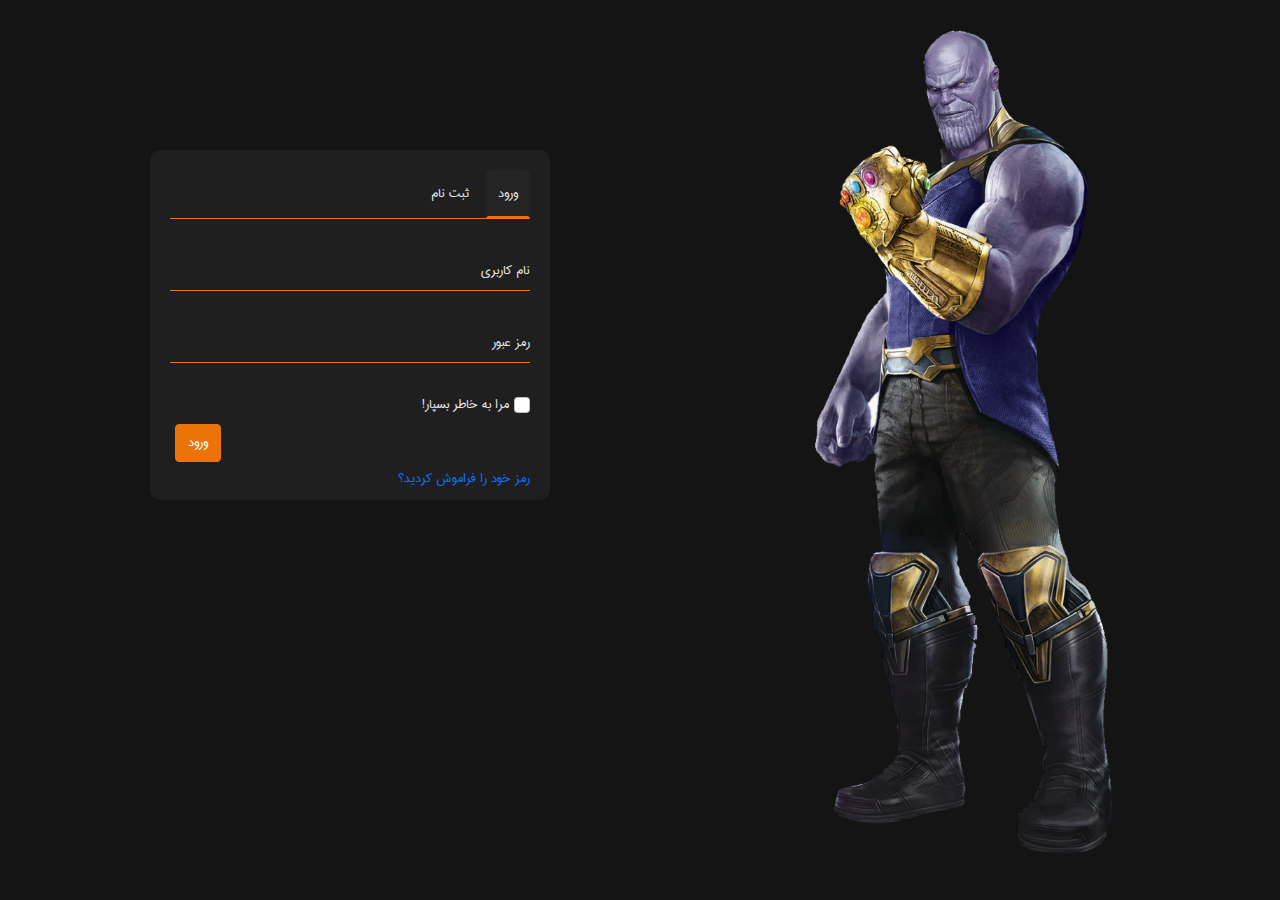
<file: register.html>
<!DOCTYPE html>
<html lang="en">

<head>
    <meta charset="utf-8">
    <meta http-equiv="X-UA-Compatible" content="IE=edge">
    <meta name="viewport" content="width=device-width, initial-scale=1">
    <title>v_regester</title>
    <link type="text/css" rel="stylesheet" href="style.css">
    <link type="text/css" rel="stylesheet" href="css/bootstrap.rtl.min.css">
    <link href="img/TV.svg" rel="icon">
    <link href="img/TV.svg" rel="apple-touch-icon">
</head>

<body>
    <div class="main">
        <div class="register-image">
            <img src="img/tanos.png" alt="sing up image">
        </div>
        <div class="register-form">
            <div class="nav top_nav" id="v-pills-tab-2" role="tablist" aria-orientation="vertical">
                <div class="form_btn active" data-bs-toggle="pill" data-bs-target="#login" role="tab" aria-selected="true">
                    ورود
                </div>
                <div class="form_btn" data-bs-toggle="pill" data-bs-target="#signup" role="tab" aria-selected="false">
                    ثبت نام
                </div>
            </div>
            <div class="tab-content form_body" id="v-pills-tabContent-2">
                <div class="tab-pane fade show active" id="login" role="tabpanel">
                    <form method="POST" id="contactForm" name="contactForm" class="contactForm row">
                        <div class="cmnt_box">
                            <div class="user-box">
                                <input type="text" class="input" id="user_name" autocomplete="off" required>
                                <label>نام کاربری</label>
                            </div>
                        </div>
                        <div class="cmnt_box">
                            <div class="user-box">
                                <input type="password" class="input" id="user_pass" autocomplete="off" required>
                                <label>رمز عبور</label>
                            </div>
                        </div>
                        <div class="form-check">
                            <input class="form-check-input" type="checkbox" value="" id="flexCheckDefault">
                            <label class="form-check-label" for="flexCheckDefault">مرا به خاطر بسپار!</label>
                        </div>
                        <div class="col-12">
                            <a href="#" class="btn btn_orange fl">ورود</a>
                        </div>
                        <p><a href="#">رمز خود را فراموش کردید؟</a></p>
                    </form>
                </div>
                <div class="tab-pane fade" id="signup" role="tabpanel">
                    <form method="POST" id="contactForm" name="contactForm" class="contactForm row">
                        <div class="col-md-6 col-lg-6 col-sm-6 col-xs-6 cmnt_box">
                            <div class="user-box">
                                <input type="email" class="input" id="user_email" autocomplete="off" required>
                                <label>ایمیل</label>
                            </div>
                        </div>
                        <div class="col-md-6 col-lg-6 col-sm-6 col-xs-6 cmnt_box">
                            <div class="user-box">
                                <input type="text" class="input" id="user_name" autocomplete="off" required>
                                <label>نام کاربری</label>
                            </div>
                        </div>
                        <div class="col-md-6 col-lg-6 col-sm-6 col-xs-6 cmnt_box">
                            <div class="user-box">
                                <input type="password" class="input" id="user_pass" autocomplete="off" required>
                                <label>رمز عبور</label>
                            </div>
                        </div>
                        <div class="col-md-6 col-lg-6 col-sm-6 col-xs-6 cmnt_box">
                            <div class="user-box">
                                <input type="password" class="input" id="confirm_user_pass" autocomplete="off" required>
                                <label>تکرار رمز عبور</label>
                            </div>
                        </div>
                        <div class="col-12">
                            <a href="#" class="btn btn_orange fl">ثبت نام</a>
                        </div>
                    </form>
                </div>
            </div>
        </div>
    </div>

    <script src="js/jqyry.min.js"></script>
    <script src="js/bootstrap.min.js"></script>
</body>

</html>
</file>
<file: style.css>
/*===============================
=            font face          =
===============================*/

@font-face {
    font-family: 'ir_sans';
    src: url('font/IRANSansRegular.ttf') format('woff');
}

@font-face {
    font-family: 'ir_sans_b';
    src: url('font/IRANSansBold.ttf') format('woff');
}

@font-face {
    font-family: 'yekan_bakh';
    src: url('font/YekanBakh-Regular.ttf') format('woff');
}

* {
    font-family: 'ir_sans'!important;
    box-sizing: border-box;
    text-decoration: none;
    text-transform: uppercase;
    outline: none;
}


/*===============================
=           CSS RESET           =
===============================*/

 :root {
    --bs-blue: #0d6efd;
    --bs-indigo: #6610f2;
    --bs-purple: #6f42c1;
    --bs-pink: #d63384;
    --bs-red: #dc3545;
    --bs-orange: #fd7e14;
    --bs-yellow: #ffc107;
    --bs-green: #198754;
    --bs-teal: #20c997;
    --bs-cyan: #0dcaf0;
    --bs-white: #fff;
    --bs-gray: #6c757d;
    --bs-gray-dark: #343a40;
    --bs-primary: #0d6efd;
    --bs-secondary: #6c757d;
    --bs-success: #198754;
    --bs-info: #0dcaf0;
    --bs-warning: #ffc107;
    --bs-danger: #dc3545;
    --bs-light: #f8f9fa;
    --bs-dark: #212529;
}

html,
body,
div,
span,
object,
iframe,
h1,
h2,
h3,
h4,
h5,
h6,
p,
blockquote,
pre,
abbr,
address,
cite,
code,
del,
dfn,
em,
img,
ins,
kbd,
q,
samp,
small,
strong,
sub,
sup,
var,
b,
i,
dl,
dt,
dd,
ol,
ul,
li,
fieldset,
form,
label,
legend,
table,
caption,
tbody,
tfoot,
thead,
tr,
th,
td,
article,
aside,
canvas,
details,
figcaption,
figure,
footer,
header,
hgroup,
menu,
nav,
section,
summary,
time,
mark,
audio,
video {
    margin: 0;
    padding: 0;
    border: 0;
    outline: 0;
    font-size: 100%;
    vertical-align: baseline;
    background: transparent;
}

body {
    line-height: 1;
}

article,
aside,
details,
figcaption,
figure,
footer,
header,
hgroup,
menu,
nav,
section {
    display: block;
}

ul {
    list-style: none;
}

nav {
    box-shadow: 0px 8px 20px 0px rgba(0, 0, 0, 0.15);
}

blockquote,
q {
    quotes: none;
}

blockquote:before,
blockquote:after,
q:before,
q:after {
    content: '';
    content: none;
}

a {
    margin: 0;
    padding: 0;
    font-size: 100%;
    vertical-align: baseline;
}

del {
    text-decoration: line-through;
}

abbr[title],
dfn[title] {
    border-bottom: 1px dotted;
    cursor: help;
}

table {
    border-collapse: collapse;
    border-spacing: 0;
}

hr {
    display: block;
    height: 1px;
    border: 0;
    border-top: 2px solid #eb7308 !important;
    margin: 20px 0 !important;
    padding: 0;
}

input,
select {
    vertical-align: middle;
}

body {
    background: #141414!important;
    font-family: 'ir_sans'!important;
    direction: rtl;
}

html,
body {
    position: relative;
    height: 100%;
}

a {
    text-decoration: none!important;
    transition: .2s ease-out;
    -webkit-transition: .2s ease-out;
    -moz-transition: .2s ease-out;
    -o-transition: .2s ease-out;
}

li {
    list-style: none;
}

 :focus {
    outline: none;
}

.clear {
    clear: both;
}

ul {
    padding: 0 !important;
}

.p0 {
    padding: 0!important;
}

.p-r {
    padding-right: 5px !important;
}

.p-l {
    padding-left: 5px !important;
}

.fr {
    float: right !important;
}

.fl {
    float: left !important;
}

.text_right {
    text-align: right !important;
}

.text_left {
    text-align: left !important;
}

.text-center {
    text-align: center !important;
}

sup {
    color: #eb7308;
}

.rtl {
    direction: rtl !important;
}

.ltr {
    direction: ltr !important;
}

*:focus {
    box-shadow: none !important
}


/*===============================
=           MAIN                =
===============================*/


/*===============================
=           hover               =
===============================*/

.hvr_img {
    overflow: hidden;
    border-radius: 10px;
}

.hvr_img img {
    width: 100%;
    height: auto;
    transform: scale(1);
    transition: all 1s ease-in-out 0s;
    filter: grayscale();
    border-radius: 10px;
}

.hvr_img:hover img {
    transform: scale(1.04);
    filter: none;
}


/*===============================
=            TITR               =
===============================*/

.titr_1 {
    font-size: 26px;
    font-weight: 600;
}

.heading_title {
    display: flex;
    justify-content: space-between;
    color: #e1e1e1 !important;
}

.heading_title a {
    color: #e1e1e1;
}

.heading_title a:hover {
    color: #eb7308;
}

.heading_title ul li {
    display: inline;
    margin-right: 5px;
}


/*===============================
=            CIRCLE             =
===============================*/

.circle {
    display: inline-block;
    position: relative;
    height: 50px;
    width: 50px;
    background-color: #eb7308;
    border-radius: 50%;
    padding: 15px;
    margin-left: 15px;
}


/*===============================
=             BTN               =
===============================*/

.btn_orange {
    color: #fff !important;
    background-color: #eb7308 !important;
    border-color: #eb7308 !important;
    margin: 5px;
}

.btn_orange:hover {
    color: #eb7308 !important;
    background: transparent !important;
    border-color: #eb7308 !important;
}

.btn_orange:hover a {
    color: #eb7308;
}

.btn_orange:focus {
    box-shadow: none !important;
}

.btn_orange a {
    color: #e1e1e1;
}

.btn_tab {
    background: transparent;
    margin-right: 5px;
    font-size: 13px !important;
    border-top-right-radius: 50px !important;
    border-bottom-right-radius: 50px !important;
    display: flex !important;
    justify-content: flex-start;
}

.btn_tab:hover {
    background: #242424;
    color: #e1e1e1 !important;
}

.btn_tab:focus,
.btn_tab.active {
    background: #242424;
    color: #e1e1e1 !important;
}

.btn-group {
    background: #e1e1e1;
    margin-bottom: 40px !important;
    border-radius: 10px;
}

.btn-group button {
    border-radius: 10px !important;
}

.btn-group button:active,
.btn-group button:hover {
    background: #eb7308;
    color: #e1e1e1;
}

.btn-group button.active {
    background: #eb7308;
    color: #e1e1e1;
}

.btn_icon {
    background: var(--bs-red) !important;
    padding: 2px !important;
}


/*===============================
=            NAVBAR             =
===============================*/

.nav-link {
    color: #e1e1e1 !important;
    border-bottom-right-radius: 15px;
    border-top-left-radius: 15px;
}

.nav-link:hover {
    background: #eb7308;
    color: #fff !important;
    font-weight: 500;
}

.nav-link.active {
    background: #eb7308;
    color: #fff !important;
    font-weight: 500;
}

.nav-link:focus {
    background: #eb7308 !important;
    color: #fff !important;
    font-weight: 500;
}

.bg-scrolling {
    background-color: #f8f9fa!important
}

.bg-scrolling .nav-link {
    color: #242424 !important;
}


/*===============================
=           TOGGLE SWITCH       =
===============================*/

input[name="toggler"] {
    margin: 10px;
    position: relative;
    width: 60px;
    height: 30px;
    -webkit-appearance: none;
    background: linear-gradient(0deg, #333, #000);
    outline: none;
    border-radius: 20px;
    box-shadow: 0 0 0 4px #353535, 0 0 0 5px #3e3e3e, inset 0 0 10px rgba(0, 0, 0, 1) !important;
    cursor: pointer;
}

input:checked[name="toggler"] {
    background: linear-gradient(0deg, #eb7308, #7a3d06);
    box-shadow: 0 0 0 4px #353535, 0 0 0 5px #3e3e3e, inset 0 0 10px rgba(0, 0, 0, 1) !important;
}

input[name="toggler"]:before {
    content: '';
    position: absolute;
    top: 0;
    left: 0;
    width: 30px;
    height: 30px;
    background: linear-gradient(0deg, #000, #6b6b6b);
    border-radius: 20px;
    box-shadow: 0 0 0 1px #232323;
    transform: scale(.98, .96);
    transition: .5s;
}

input:checked[name="toggler"]:before {
    left: 30px;
}

input[name="toggler"]:after {
    content: '';
    position: absolute;
    top: calc(50% - 2px);
    left: 20px;
    width: 4px;
    height: 4px;
    background: linear-gradient(0deg, #6b6b6b, #000);
    border-radius: 50%;
    transition: .5s;
}

input:checked[name="toggler"]:after {
    left: 50px;
}


/*===============================
=           SWIPER              =
===============================*/

.swiper-container {
    width: 100%;
    height: 88%;
    margin-top: 70px;
}

.swiper-slide {
    text-align: center;
    font-size: 18px;
    background: transparent;
    /* Center slide text vertically */
    display: -webkit-box;
    display: -ms-flexbox;
    display: -webkit-flex;
    display: flex;
    -webkit-box-pack: center;
    -ms-flex-pack: center;
    -webkit-justify-content: center;
    justify-content: center;
    -webkit-box-align: center;
    -ms-flex-align: center;
    -webkit-align-items: center;
    align-items: center;
    padding: 35px;
}

.swiper-slide img {
    display: block;
    width: 100%;
    height: 100%;
    object-fit: cover;
}

.swiper-pagination {
    height: 500px;
    display: flex;
    flex-direction: column;
    align-items: flex-end;
    justify-content: center;
    margin-left: 20px;
}

.swiper-pagination-bullet {
    width: 20px !important;
    height: 20px !important;
    text-align: center;
    line-height: 20px;
    font-size: 12px;
    color: #000;
    opacity: 1;
    background: rgba(0, 0, 0, 0.2);
    margin-bottom: 5px !important;
}

.swiper-pagination-bullet-active {
    color: #fff;
    background: #eb7308 !important;
}

.sw_img {
    padding: 20px;
}

.sw_info {
    display: flex;
    flex-direction: column;
    align-items: flex-start;
    color: #e1e1e1;
    z-index: 2;
}

.score_box {
    display: inline-flex;
    margin: 20px 0 10px 0;
}

.score_value {
    position: relative;
    top: -73px;
    right: 6px;
    color: #e1e1e1;
}

.score_value span {
    margin-left: 37px;
}

.score_title {
    margin-right: 8px
}

.score_title span {
    margin-left: 30px;
    color: #e1e1e1;
}

.poster_btn li {
    display: inline;
    margin-left: 10px;
}


/*===============================
=        ADVANSED SEARCH        =
===============================*/

.searchBox {
    background: #242424;
    padding: 2rem;
    border: 1px solid;
    border-radius: 10px;
    display: block;
    margin: 20px auto;
}

.searchContainer {
    display: flex;
    flex-direction: row;
    justify-content: space-between;
}

.searchContainer a {
    margin: 0 10px;
    font-size: 14px;
}

.filtersContainer {
    position: relative;
    background: #141414;
    color: #e1e1e1;
    padding: 0.75rem;
    margin-top: 20px;
    display: flex;
    align-items: center;
    border-radius: 10px;
}

.filtersContainer::before {
    content: '';
    position: absolute;
    border-width: 15px;
    border-style: solid;
    border-color: transparent;
    top: 0;
    left: 20px;
    border-bottom-color: #141414;
    -webkit-transform: translateY(-100%);
    transform: translateY(-100%);
}

.choices {
    position: relative;
    font-size: 16px;
    direction: rtl;
}

.choices__list--dropdown {
    display: none;
    z-index: 1;
    position: absolute;
    width: 100%;
    top: 100%;
    margin-top: -1px;
    overflow: hidden;
    word-break: break-all;
}

.choices__list--dropdown.is-active {
    display: block;
}

.choices__list--dropdown .choices__list {
    position: relative;
    max-height: 300px;
    overflow: auto;
    -webkit-overflow-scrolling: touch;
    will-change: scroll-position;
}

.choices__list--dropdown .choices__item {
    position: relative;
    font-size: 12px;
}

.choices__item--selectable {
    cursor: pointer;
}

.choices__item--disabled {
    cursor: not-allowed;
    -webkit-user-select: none;
    -moz-user-select: none;
    -ms-user-select: none;
    user-select: none;
    opacity: .5;
}

.choices__button {
    text-indent: -9999px;
    -webkit-appearance: none;
    -moz-appearance: none;
    appearance: none;
    border: 0;
    background-color: transparent;
    background-repeat: no-repeat;
    background-position: center;
    cursor: pointer;
}

.choices__button:focus {
    outline: none;
}

.choices__inner {
    background: #242424;
    border-radius: 0;
    border: 0;
    height: 100%;
    color: #fff;
    display: -ms-flexbox;
    display: flex;
    -ms-flex-align: center;
    align-items: center;
    padding: 0;
    font-size: 14px;
    min-height: 40px;
}

.choices__inner .choices__list.choices__list--single {
    display: -ms-flexbox;
    display: flex;
    padding: 5px 18px;
    -ms-flex-align: center;
    align-items: center;
    height: 100%;
}

.choices__inner .choices__item.choices__item--selectable.choices__placeholder {
    display: -ms-flexbox;
    display: flex;
    -ms-flex-align: center;
    align-items: center;
    height: 100%;
    opacity: 1;
    color: #e1e1e1;
    font-weight: bold;
}

.choices__inner .choices__list--single .choices__item {
    display: -ms-flexbox;
    display: flex;
    -ms-flex-align: center;
    align-items: center;
    height: 100%;
    color: rgb(33, 184, 13);
    font-weight: bold;
}

.choices__list.choices__list--dropdown {
    border: 0;
    background: #242424;
    padding: 10px 18px 20px 18px;
    margin-top: 0;
    border-top: 1px solid #141414;
    border-radius: 0;
    box-shadow: 0px 2px 5px 0px rgba(0, 0, 0, 0.15);
}

.choices__list.choices__list--dropdown .choices__item--selectable {
    padding-right: 0;
}

.choices__list--dropdown .choices__item--selectable.is-highlighted {
    background: transparent;
    color: #eb7308;
}

.choices__list--dropdown .choices__item {
    color: #888;
    min-height: 20px;
    padding: 8px 0;
    font-weight: bold;
}

.input-field {
    margin-bottom: 10px;
}

.input-select {
    height: 40px;
    text-align: right;
}

.result-count {
    width: 110px;
    color: #e1e1e1;
    font-size: 12px;
    float: left;
}

.result-count span {
    color: #eb7308;
    padding-right: 5px;
}

.desc {
    font-size: 12px;
    color: #e1e1e1;
    display: block;
    margin-bottom: 26px;
    font-weight: bold;
}


/*===============================
=         MOVIE DIVIDION        =
===============================*/

.movie_division {
    display: flex;
    justify-content: space-evenly;
    align-items: center;
    margin: 30px 0 !important;
}

.trailer_box,
.movie_box {
    background: #242424;
    border-radius: 10px;
    padding: 15px;
    margin-bottom: 20px;
    box-shadow: 0px 2px 5px 0px rgba(0, 0, 0, 0.6);
}

.trailer_title,
.movie_title {
    font-size: 17px;
    font-weight: 600;
    margin-top: 20px;
    text-transform: capitalize;
    text-align: center;
}

.trailer_title a,
.movie_title a {
    display: inline-block;
    color: #e1e1e1;
    transition: all 0.3s ease 0s;
    margin-bottom: 10px;
}

.trailer_title a:hover,
.movie_title a:hover {
    color: #eb7308;
    text-decoration: none;
}

.movie_box .movie_content {
    padding: 20px;
    position: relative;
    display: none;
}

.movie_box:hover .movie_content {
    display: block;
}

.movie_box .movie_description {
    font-size: 12px;
    color: #e1e1e1;
    line-height: 20px;
    margin-bottom: 40px;
    text-align: justify;
}

.movie_box .movie_bar {
    position: absolute;
    bottom: 10px;
    left: 10px;
    right: 10px;
}

.trailer_bar {
    display: flex;
    justify-content: center;
}

.movie_division button {
    height: 40px;
    min-width: 100px;
}

.movie_division button .input-select {
    height: 40px;
    text-align: right;
}

.movie_division .choices__inner {
    background: #eb7308;
    border-radius: 5px;
    border: 0;
    color: #fff;
    display: -ms-flexbox;
    display: flex;
    -ms-flex-align: center;
    align-items: center;
    padding: 0;
    font-size: 14px;
    min-height: 40px;
}

.movie_division .choices__inner .choices__list.choices__list--single {
    display: -ms-flexbox;
    display: flex;
    padding: 5px 18px;
    -ms-flex-align: center;
    align-items: center;
}

.movie_division .choices__inner .choices__item.choices__item--selectable.choices__placeholder {
    display: -ms-flexbox;
    display: flex;
    -ms-flex-align: center;
    align-items: center;
    height: 100%;
    opacity: 1;
    color: #e1e1e1;
    font-weight: bold;
}

.movie_division .choices__inner .choices__list--single .choices__item {
    display: -ms-flexbox;
    display: flex;
    -ms-flex-align: center;
    align-items: center;
    height: 100%;
    color: #e1e1e1;
    font-weight: bold;
}

.movie_division .choices__list.choices__list--dropdown {
    border: 0;
    background: #141414;
    padding: 10px 18px 20px 18px;
    margin-top: 0;
    border-radius: 0;
    box-shadow: 0px 2px 5px 0px rgba(0, 0, 0, 0.15);
    min-width: 100px;
}

.movie_division .choices__list.choices__list--dropdown .choices__item--selectable {
    padding-right: 0;
    direction: rtl;
}

.movie_division .choices__list--dropdown .choices__item--selectable.is-highlighted {
    background: transparent;
    color: #eb7308;
}

.movie_division .choices__list--dropdown .choices__item {
    color: #666;
    min-height: 20px;
    padding: 8px 0;
    font-weight: bold;
}

.movie_division .choices[data-type*="select-one"]:after {
    border: 0;
    width: 32px;
    height: 32px;
    margin: 0;
    transform: none;
    opacity: 1;
    right: 15px;
    top: 6px;
    background-size: 18px 18px;
    background-position: right center;
    background-image: url("data:image/svg+xml;charset=UTF-8,%3csvg fill='%23999' xmlns='http://www.w3.org/2000/svg' width='24' height='24' viewBox='0 0 24 24'%3e%3cpath d='M16.59 8.59L12 13.17 7.41 8.59 6 10l6 6 6-6z'/%3e%3c/svg%3e");
    background-repeat: no-repeat;
}

.movie_division .choices[data-type*="select-one"].is-open {
    box-shadow: 0px 1px 2px 0px rgba(0, 0, 0, 0.1);
}

.movie_division .choices[data-type*="select-one"].is-open:after {
    background-image: url("data:image/svg+xml;charset=UTF-8,%3csvg fill='%23999' xmlns='http://www.w3.org/2000/svg' width='24' height='24' viewBox='0 0 24 24'%3e%3cpath d='M12 8l-6 6 1.41 1.41L12 10.83l4.59 4.58L18 14z'/%3e%3c/svg%3e");
}

.movie_division .choices[data-type*="select-one"] .choices__button {
    display: none;
    -webkit-user-select: none;
    -moz-user-select: none;
    -ms-user-select: none;
    user-select: none;
}


/*===============================
=        LATEST TRAILER         =
===============================*/

.latest_trailers {
    background: #242424;
    padding: 20px;
    border-radius: 10px;
    margin: 40px 0 !important;
}

.thumbnail {
    width: 100px;
    height: 50px;
    border-radius: 5px;
}

.item_list {
    display: flex;
    align-items: center;
    border: 1px solid #eb7308;
    border-radius: 5px;
    color: #e1e1e1;
    padding: 10px;
    margin: 10px 0;
    cursor: pointer;
}

.item_list:hover {
    background: #eb7308;
    text-shadow: 2px 2px 2px #000;
}

.item_list ul {
    list-style: none;
    margin: 0 10px;
}

.tr_box {
    text-align: center;
    overflow: hidden;
    position: relative;
    transition: all 0.3s ease-in-out;
    border-radius: 10px;
    width: 100%;
    cursor: pointer;
}

.tr_box:before {
    content: "";
    border: 2px solid #fff;
    box-shadow: 0 0 25px rgba(0, 0, 0, 0.3);
    width: 100%;
    height: 100%;
    opacity: 0;
    transform: rotate3d(0, 0, 1, 45deg) scale3d(1.5, 0, 1);
    position: absolute;
    top: 0;
    left: 0;
    z-index: 1;
    transition: all .35s;
}

.tr_box:hover {
    background: linear-gradient(-45deg, #eb7308, #ee341b, #c79816);
}

.tr_box:hover:before {
    opacity: 1;
    transform: rotate3d(0, 0, 1, 45deg) scale3d(1.5, 1, 1);
}

.tr_box img {
    width: 100%;
    height: 100%;
    transform: translate3d(0, 0, 0) scale(1);
    transition: all 0.5s ease 0s;
}

.tr_box:hover img {
    opacity: 0.3;
    transform: translate3d(-12px, 0, 0) scale(1.1) rotate(3deg);
}

.tr_box .tr_content {
    color: #fff;
    width: 100%;
    padding: 15px 10px;
    opacity: 0;
    transform: translateX(-50%) translateY(-50%);
    position: absolute;
    top: 50%;
    left: 50%;
    z-index: 1;
    transition: all 0.4s ease-in-out;
}

.tr_box:hover .tr_content {
    opacity: 1;
    transform: translateX(-50%) translateY(-50%);
}

.tr_box .title {
    font-size: 22px;
    font-weight: 700;
    letter-spacing: 1px;
    text-shadow: 2px 2px 5px rgba(0, 0, 0, 0.5);
    margin: 0 0 3px;
}

.tr_box .Release_date {
    font-size: 16px;
    font-weight: 400;
    font-style: italic;
    text-transform: capitalize;
    text-shadow: 2px 2px 5px rgba(0, 0, 0, 0.5);
    letter-spacing: 1px;
    margin: 0 0 10px;
    display: block;
}

.tr_box .icon {
    padding: 0;
    margin: 0;
    list-style: none;
}

.tr_box .icon li {
    display: inline-block;
    margin: 0 2px;
}

.tr_box .icon li a {
    background: #fff;
    line-height: 30px;
    width: 30px;
    height: 30px;
    border-radius: 5px;
    display: block;
    transition: all .35s;
}

.tr_box .icon li a:hover {
    background: #fff;
    box-shadow: 4px 4px rgba(0, 0, 0, 0.5);
}


/*===============================
=         LATEST NEWS           =
===============================*/

.latest_news {
    margin-bottom: 40px;
}

.news_list,
.news_info {
    background: #242424;
    padding: 20px !important;
    border-radius: 10px;
}

.news_list ul li {
    font-size: 14px;
    padding: 15px 0;
}

.news_list ul li a {
    color: #e1e1e1;
    line-height: 1.5rem;
}

.news_list ul li a:hover {
    color: #eb7308;
}

.news_contact {
    color: #e1e1e1;
}

.news_footer {
    direction: ltr;
}


/*===============================
=            FOOTER             =
===============================*/

.footer {
    background: #242424;
    color: #e1e1e1;
    padding: 20px 50px;
}

.tab_link li a {
    color: #e1e1e1;
}

.tab_link li a:hover {
    color: #eb7308;
}

.footer_title {
    font-size: 18px;
    font-weight: 600;
    color: #eb7308;
    padding: 10px;
    border-bottom: 1px solid;
    width: 100%;
    text-align: center;
}

.social li,
.symbol li {
    display: inline;
    margin-left: 5px;
}

.symbol img {
    margin-top: 30px;
    width: 50px;
}

.vira,
.fast_link,
.icons {
    display: flex;
    flex-direction: column;
    justify-content: flex-start;
    align-items: center;
}


/*===============================
=          DOWNLOAD PAGE        =
===============================*/

.download_main,
.download_links {
    margin: 40px 10px;
}

.dl_bar {
    display: flex;
    flex-direction: column;
    align-items: center;
    padding: 0 !important;
    position: relative;
    background: #eb7308;
    border-top-right-radius: 10px;
    border-bottom-right-radius: 10px;
}

.bg_circle {
    display: flex;
    flex-direction: column;
    justify-content: space-evenly;
    height: 400px;
}

.dl_bar .circle {
    background: #e1e1e1 !important;
    margin: 0 !important;
}

.dl_atr {
    display: flex;
    flex-direction: column;
    justify-content: space-evenly;
    height: 390px;
    text-align: center;
    position: absolute;
    top: 25px;
    left: 0;
    right: 0;
}

.dl_atr li {
    height: 60px;
    display: flex;
    flex-direction: column;
    justify-content: space-between;
}

.dl_desc {
    background: #242424;
    min-height: 400px;
    border-top-left-radius: 10px;
    border-bottom-left-radius: 10px;
    position: relative;
    padding: 20px !important;
}

.dl_desc button {
    display: block;
    margin-left: auto;
    margin-right: auto;
}

.dl_pic img {
    width: 100%;
}

.dl_pic {
    overflow: hidden;
    padding: 30px;
}

.dl_caption {
    padding: 20px;
    color: #8a8a8a !important;
}

.dl_caption p {
    color: #e1e1e1;
}

.dl_caption ul {
    margin-top: 15px;
}

.dl_caption ul li {
    margin: 5px 0;
}

.dl_caption ul li a {
    color: #e1e1e1 !important;
}


/*===============================
=          DOWNLOAD links       =
===============================*/

.accordion {
    margin: 20px 0;
}

.accordion-item {
    background: #242424 !important;
    color: #e1e1e1;
}

.accordion-button {
    background-color: transparent !important;
    color: #777 !important;
    border: 0;
    border-radius: 0;
    overflow-anchor: none;
    transition: color .15s ease-in-out, background-color .15s ease-in-out, border-color .15s ease-in-out, box-shadow .15s ease-in-out, border-radius .15s ease
}

.accordion-button:not(.collapsed) {
    color: #fff !important;
    border-bottom: 2px solid #eb7308 !important;
}

.accordion-item {
    margin-bottom: 20px !important;
    border: none !important;
}


/*===============================
=          accordion data       =
===============================*/

.panel {
    border-radius: 0;
    border: none;
}

.panel .panel-body .table {
    margin: 0;
}

.panel .panel-body .table tr td,
.panel .panel-body .table tr th {
    border-color: #eb7308;
    text-align: center;
}

.panel .panel-body .table tr th:first-child,
.panel .panel-body .table tr td:first-child {
    text-align: right;
}

.panel .panel-body .table thead tr.active th {
    background-color: transparent;
    font-size: 17px;
    font-weight: 600;
    padding: 12px;
    border-bottom-color: #ee341b;
    color: #e1e1e1;
}

.panel .panel-body .table tbody tr:hover {
    background-color: rgba(0, 0, 0, 0.05);
}

.panel .panel-body .table tbody tr td {
    color: #d1d1d1;
    font-size: 16px;
    padding: 12px 12px;
    vertical-align: middle;
}

.label {
    padding: 5px;
    border-radius: 5px;
    font-size: 10px !important;
}

.label-success {
    background: var(--bs-success);
}

.label-indigo {
    background: var(--bs-indigo);
}

.label-orange {
    background: var(--bs-orange);
}

.label-danger {
    background: var(--bs-danger);
}

.label-light {
    background: var(--bs-light);
    color: var(--bs-dark);
}


/*===============================
=             actors            =
===============================*/

.actors {
    margin: 30px 0;
}

.actor_name {
    background: var(--bs-gray-dark);
    color: var(--bs-light);
    display: block;
    text-align: center;
    font-size: 12px !important;
    position: relative;
    bottom: 23px;
    border-bottom-left-radius: 10px;
    border-bottom-right-radius: 10px;
    padding: 5px;
}

.hvr_img:hover .actor_name {
    background: var(--bs-orange);
    transition: all 1s ease-in-out 0s;
}


/*===============================
=             comment           =
===============================*/

.comment_box {
    background: #242424;
    padding: 20px;
    border-radius: 10px;
    margin: 40px 0;
}

.cmnt_box .user-box {
    position: relative;
}

.cmnt_box .user-box input,
.cmnt_box .user-box textarea {
    width: 100%;
    padding: 10px 0;
    font-size: 14px;
    color: #e1e1e1;
    margin-bottom: 30px;
    border: none;
    border-bottom: 1px solid #eb7308;
    outline: none;
    background: transparent;
    direction: rtl;
}

.cmnt_box .user-box label {
    position: absolute;
    top: 0;
    right: 0;
    padding: 10px 0;
    font-size: 16px;
    color: #e1e1e1;
    pointer-events: none;
    transition: 0.5s;
}

.cmnt_box textarea.form_control {
    height: inherit !important;
    width: 100%;
}

.cmnt_box .user-box input:focus~label,
.cmnt_box .user-box input:valid~label,
.cmnt_box .user-box textarea:focus~label,
.cmnt_box .user-box textarea:valid~label {
    top: -20px;
    right: 0;
    color: #eb7308;
    font-size: 12px;
}

.last_cmnt {
    background: #141414;
    color: #e1e1e1;
    padding: 10px;
    border-radius: 10px;
    margin-bottom: 10px;
}

.dots {
    height: 4px;
    width: 4px;
    margin-bottom: 2px;
    background-color: #bbb;
    border-radius: 50%;
    display: inline-block
}

.reply {
    margin-left: 12px
}

.reply small {
    color: #e1e1e1
}

.reply small:hover {
    color: var(--bs-primary);
    cursor: pointer
}


/*===============================
=          filmArshive          =
===============================*/


/*===============================
=           pagination          =
===============================*/

.pagination-outer {
    text-align: center;
    display: flex;
    justify-content: center;
}

.pagination {
    font-family: 'Kodchasan', sans-serif;
    border-radius: 40px;
    border: 2px solid #eb7308;
    overflow: hidden;
    display: flex;
    justify-content: center;
    position: relative;
}

.pagination li a.page-link {
    color: #fff;
    background-color: transparent;
    font-size: 22px;
    font-weight: 600;
    text-align: center;
    line-height: 43px;
    height: 45px;
    width: 55px;
    padding: 0;
    border: none;
    border-radius: 0;
    position: relative;
    z-index: 1;
}

.pagination li.active a.page-link,
.pagination li a.page-link:hover,
.pagination li.active a.page-link:hover {
    color: #fff;
    background: transparent;
    border: none;
}

.pagination li a.page-link:before,
.pagination li a.page-link:after {
    content: '';
    height: 100%;
    width: 100%;
    border: 1px solid #000;
    border-top: none;
    border-bottom: none;
    transform: skewX(-16deg);
    position: absolute;
    left: 0;
    top: 0;
    z-index: -1;
    transition: all 0.3s;
}

.pagination li a.page-link:after {
    background-color: #eb7308;
    border: none;
    border-radius: 50%;
    transform: skewX(-16deg) scale(0);
}

.pagination li.active a.page-link:after,
.pagination li a.page-link:hover:after,
.pagination li.active a.page-link:hover:after {
    border-radius: 0;
    transform: skewX(-16deg) scale(1);
}

.pagination li:first-child a.page-link:before,
.pagination li:last-child a.page-link:before {
    display: none;
}

.pagination li:first-child a.page-link:after {
    left: -1px;
}

.pagination li:last-child a.page-link:after {
    left: auto;
    right: -1px;
}


/*===============================
=        regester page          =
===============================*/

.main {
    position: relative;
    height: 100%;
    overflow: hidden;
}

.register-form {
    background: #242424b0;
    width: 400px;
    height: 350px;
    padding: 20px;
    border-radius: 10px;
    color: #e1e1e1;
    position: absolute;
    top: 150px;
    left: 150px;
}

.top_nav {
    display: flex;
    justify-content: flex-start;
}

.form_body {
    display: flex;
    justify-content: center;
}

.form_body {
    border-top: 1px solid #eb7308;
}

.form_body form {
    margin-top: 30px;
}

.form_btn {
    display: flex;
    align-items: center;
    border: 2px solid transparent;
    color: #e1e1e1;
    padding: 10px;
    cursor: pointer;
    margin-left: 5px;
}

.form_btn:hover,
.form_btn:focus,
.form_btn:active,
.form_btn.active {
    background: #242424;
    border-bottom: 2px solid #eb7308;
    border-top-left-radius: 5px;
    border-top-right-radius: 5px;
}

.form-check {
    padding-right: 12px !important;
}

.form-check .form-check-input {
    margin-right: 0px !important;
    margin-left: 5px !important;
}

.register-image {
    position: absolute;
    right: 0;
    top: 10px;
}

.register-image img {
    width: 70%;
}


/*===============================
=         video trailer         =
===============================*/

.wrapper {
    display: flex;
    flex-direction: column;
    align-items: center;
    position: relative;
}

.video {
    width: 100%;
    border-radius: 10px;
    margin-bottom: 20px;
}

.playpause svg {
    width: 30%;
    height: 30%;
    position: absolute;
    left: 0;
    right: 0;
    top: 0;
    bottom: 0;
    margin: auto;
    background-size: contain;
    background-position: center;
    cursor: pointer;
    transition: 0.8 ease-in-out;
}

.playpause svg:hover {
    width: 35%;
    height: 35%;
}


/*===============================
=             panel             =
===============================*/

.vet_panel {
    background: #242424;
    margin: 40px 0 !important;
    border-radius: 10px;
}


/*===============================
=          aside panel          =
===============================*/

.aside_panel {
    background: #eb7308;
    border-top-right-radius: 10px;
    border-top-left-radius: 100px;
    border-bottom-right-radius: 10px;
    padding-bottom: 20px;
}

.main_panel {
    background: #242424;
    border-top-left-radius: 10px;
    border-bottom-left-radius: 10px;
}

.tab-pane {
    color: #e1e1e1 !important;
}

.user_content {
    display: flex;
    flex-direction: row;
    align-items: center;
    justify-content: flex-start;
    margin: 10px 0;
    padding: 10px !important;
    background: #242424;
    border-radius: 100px 10px 10px 10px;
    color: #e1e1e1;
}

.user_content img {
    width: 60px;
    margin: 5px;
    border-radius: 50%;
}

.user_info {
    display: flex;
    flex-direction: column;
}

.uid {
    font-size: 10px;
    color: #e1e1e1;
}

.uid:hover {
    color: #e1e1e1;
    letter-spacing: 1px;
}

.list_panel {
    display: flex;
    flex-direction: column;
    margin-right: 15px;
}

.list_panel button {
    border-top-right-radius: 50px;
    border-bottom-right-radius: 50px;
    padding: 20px 10px;
    margin-bottom: 1px;
}

.list_panel button:hover,
.list_panel button:active,
.list_panel button:focus,
button .active {
    background: #242424;
    color: #e1e1e1;
}


/*===============================
=           main panel          =
===============================*/

.main_panel {
    padding: 40px !important;
    display: flex;
    flex-direction: column;
    align-items: center;
}


/*===============================
=       Subscription_status     =
===============================*/

.Available_sub {
    background: #242424;
    box-shadow: 0px 2px 5px 0px rgba(0, 0, 0, 0.6);
    color: #e1e1e1;
    padding: 30px;
    margin-bottom: 40px;
    min-height: 250px;
    min-width: 500px;
    border-radius: 10px;
}

.Current {
    background: #198754;
}

.Square {
    width: 150px;
    height: 150px;
    border-radius: 10px;
    padding: 20px;
    background: #eb7308;
    color: #141414;
    display: flex;
    flex-direction: column;
    align-items: center;
    justify-content: space-evenly;
}

.Square span:nth-child(3) {
    font-size: 12px !important;
    color: var(--bs-light);
}

.sub_facilities {
    padding: 20px;
    display: flex;
    justify-content: center;
    align-items: center;
}

.sub_facilities ul li {
    display: flex;
    justify-content: space-between;
}


/*===============================
=          last_comments        =
===============================*/

.my_cmnt {
    background: #242424;
    box-shadow: 0px 2px 5px 0px rgba(0, 0, 0, 0.6);
    border-radius: 10px;
    padding: 10px;
    margin-bottom: 40px;
}


/*===============================
=          Watch list           =
===============================*/

.Watch_list {
    background: #242424;
    border-radius: 10px;
    padding: 10px;
    margin-bottom: 40px;
}


/*===============================
=          notifica             =
===============================*/

.notifica {
    background: #242424;
    padding: 20px;
    border-radius: 10px;
    box-shadow: 0px 2px 5px 0px rgba(0, 0, 0, 0.6);
}


/*===============================
=          Favorites            =
===============================*/

.Favorites {
    background: #242424;
    padding: 20px;
    border-radius: 10px;
    box-shadow: 0px 2px 5px 0px rgba(0, 0, 0, 0.6);
}


/*===============================
=          requests            =
===============================*/

.requests {
    background: #242424;
    padding: 20px;
    border-radius: 10px;
    box-shadow: 0px 2px 5px 0px rgba(0, 0, 0, 0.6);
}


/*===============================
=          requests            =
===============================*/

.User_reviews {
    background: #242424;
    padding: 20px;
    border-radius: 10px;
    box-shadow: 0px 2px 5px 0px rgba(0, 0, 0, 0.6);
    margin-bottom: 40px;
}

.cmnt_title {
    margin-bottom: 20px;
    padding: 10px 0;
    border-bottom: 1px solid;
}


/*===============================
=          Edit_account         =
===============================*/

.edit_photo {
    position: relative;
    top: 50px;
    margin: auto;
    background: #eb7308 !important;
}

.adit_account {
    padding: 40px !important;
}

.edit_photo,
.adit_account {
    background: #242424;
    border-radius: 10px;
    box-shadow: 0px 2px 5px 0px rgba(0, 0, 0, 0.6);
}

.choos_file {
    position: relative;
    top: -15px;
    right: 0;
    cursor: pointer;
    background: #eb7308;
    padding: 2px;
    border-radius: 10px;
}

.choos_file input {
    border: 0;
    clip: rect(1px, 1px, 1px, 1px);
    height: 1px;
    margin: -1px;
    overflow: hidden;
    padding: 0;
    position: absolute;
    width: 1px;
}


/*===============================
=          exit_account         =
===============================*/

.exit_account {
    background: #242424;
    padding: 20px;
    border-radius: 10px;
    box-shadow: 0px 2px 5px 0px rgba(0, 0, 0, 0.6);
}

.modal-content {
    background: transparent !important;
}


/*------------ media_screen ---------------*/

@media only screen and (max-width: 250px) {}

@media (min-width: 320px) and (max-width: 350px) {}

@media (min-width: 350px) and (max-width: 375px) {}

@media only screen and (max-width: 480px) {
    .pagination {
        padding: 10px 0;
        margin: 0;
        display: block;
    }
    .pagination li {
        display: inline-block;
    }
    .pagination li a.page-link:before {
        display: none;
    }
    .pagination li a.page-link:after {
        transform: skew(0) scale(0);
    }
    .pagination li.active a.page-link:hover:after,
    .pagination li.active a.page-link:after,
    .pagination li a.page-link:hover:after {
        border-radius: 20px;
        transform: skew(0) scale(1);
    }
}

@media (min-width: 400px) and (max-width: 536px) {}

@media only screen and (max-width: 300px) and (min-width: 250px) {}

@media only screen and (max-width: 350px) and (min-width: 300px) {}

@media only screen and (max-width: 400px) and (min-width: 350px) {}

@media only screen and (max-width: 450px) and (min-width: 400px) {}

@media only screen and (max-width: 500px) and (min-width: 450px) {}

@media only screen and (max-width: 550px) and (min-width: 500px) {}

@media only screen and (max-width: 600px) and (min-width: 550px) {}

@media only screen and (max-width: 650px) and (min-width: 600px) {}


/* Extra small devices (phones, 600px and down) */

@media (min-width: 600px) {}

@media (max-width: 600px) {
    .swiper-pagination {
        display: none;
    }
    .sw_img {
        padding-left: 10px;
    }
    .sw_info .titr_1 {
        font-size: 16px;
    }
    .sw_info p {
        font-size: 12px;
    }
    .panel .panel-body .table tbody tr td {
        font-size: 12px;
    }
}

@media (max-width: 575px) {
    .actor_name {
        position: relative;
        bottom: 5px;
    }
    .hvr_img {
        margin-bottom: 10px;
    }
    .user_content {
        flex-direction: row !important;
        justify-content: center;
    }
    .list_panel {
        padding: 0 20px !important;
    }
    .list_panel button {
        border-radius: 50px;
        text-align: center !important;
        font-weight: 600;
    }
}

@media (max-width: 600px) {}


/* sm */

@media (min-width: 768px) {}

@media screen and (max-width: 767px) {
    .score_box,
    .score_title,
    .score_value {
        display: none;
    }
    .news_info,
    .news_list {
        margin: 10px 0;
    }
    .movie_division {
        flex-wrap: wrap;
        align-items: flex-start;
        justify-content: center;
    }
    .movie_division button {
        margin-bottom: 10px;
        margin-left: 5px;
    }
    .circle {
        width: 30px !important;
        height: 30px !important;
    }
    .dl_atr {
        height: 390px !important;
        top: 19px !important;
        font-size: 12px !important;
    }
    .dl_atr li {
        height: 40px !important;
    }
    .register-form {
        position: absolute;
        left: 30px !important;
    }
    .user_content {
        padding: 20px 0 !important;
    }
    .list_panel button {
        font-size: 12px !important;
    }
    .list_panel svg {
        display: none;
    }
}


/* md */

@media (min-width: 992px) {
    .register-image {
        position: absolute;
        right: 30px;
        top: 0;
    }
    .actor_name {
        position: relative;
        bottom: 20px;
    }
}

@media (max-width: 992px) {
    .latest_trailers {
        display: flex;
    }
    .item_list {
        font-size: 12px;
    }
    .thumbnail {
        width: 80px;
        height: auto;
    }
    .tr_box {
        margin: 30px 0;
    }
    .circle {
        width: 40px;
        height: 40px;
    }
    .dl_atr {
        height: 390px;
        top: 22px;
        font-size: 14px;
    }
    .dl_atr li {
        height: 50px;
    }
    .aside_panel {
        padding-left: 0 !important;
    }
    .user_content {
        flex-direction: column;
        margin-left: 10px;
    }
    .list_panel {
        width: 100%;
        padding: 0;
        margin: 0;
    }
}


/* lg */

@media (max-width: 1200px) {}

@media (min-width: 1200px) {
    .dl_atr {
        min-height: 390px;
        top: 25px;
    }
}

@media (min-width: 1320px) {}
</file>
